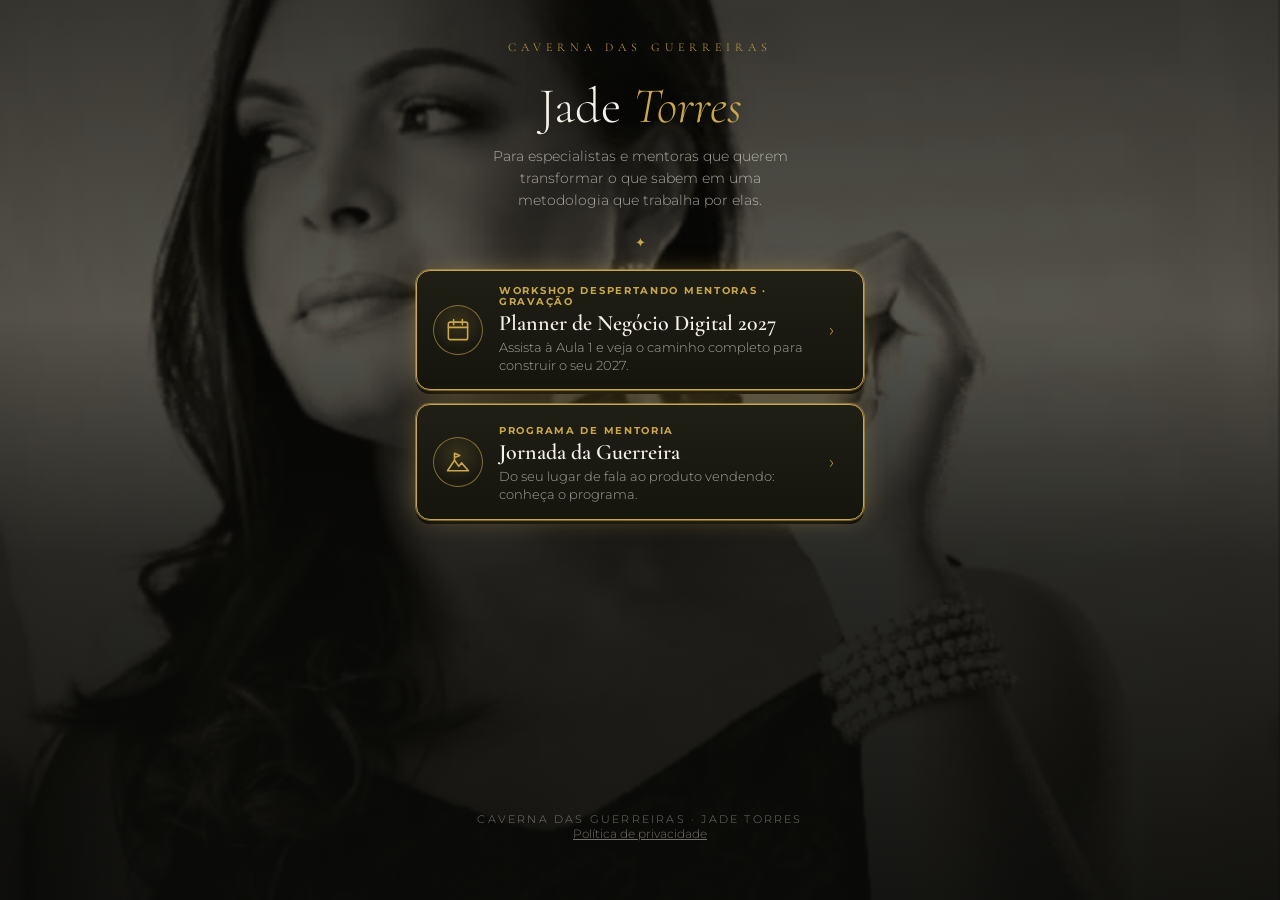
<file: index.html>
<!doctype html>
<html lang="pt-BR">
<head>
<meta charset="utf-8">
<meta name="viewport" content="width=device-width,initial-scale=1">
<title>Jade Torres · Caverna das Guerreiras</title>
<meta name="description" content="Para especialistas e mentoras que querem transformar o que sabem em uma metodologia que trabalha por elas.">
<!-- Meta Pixel · "Pixel - Jade Oficial" (1324461267723336) -->
<script>
!function(f,b,e,v,n,t,s){if(f.fbq)return;n=f.fbq=function(){n.callMethod?n.callMethod.apply(n,arguments):n.queue.push(arguments)};if(!f._fbq)f._fbq=n;n.push=n;n.loaded=!0;n.version='2.0';n.queue=[];t=b.createElement(e);t.async=!0;t.src=v;s=b.getElementsByTagName(e)[0];s.parentNode.insertBefore(t,s)}(window,document,'script','https://connect.facebook.net/en_US/fbevents.js');
fbq('init','1324461267723336');
fbq('track','PageView');
</script>
<noscript><img height="1" width="1" style="display:none" src="https://www.facebook.com/tr?id=1324461267723336&ev=PageView&noscript=1" alt=""></noscript>
<link rel="preconnect" href="https://fonts.googleapis.com">
<link rel="preconnect" href="https://fonts.gstatic.com" crossorigin>
<link href="https://fonts.googleapis.com/css2?family=Cormorant+Garamond:ital,wght@0,300;0,400;0,600;0,700;1,300;1,400;1,600&family=Montserrat:wght@300;400;500;600;700&display=swap" rel="stylesheet">
<style>
:root{--bg-base:#0A0A08;--bg-card:#1A1A12;--bg-card-dark:#222218;--gold:#C9A84C;--gold-light:#E8C96A;--gold-dark:#8B6914;
  --white:#F5F0E8;--white-dim:rgba(245,240,232,.65);--font-display:'Cormorant Garamond',Georgia,serif;--font-body:'Montserrat',sans-serif;color-scheme:dark}
*{box-sizing:border-box}
html,body{margin:0;background:var(--bg-base);color:var(--white);font-family:var(--font-body);font-weight:300}
body{background:radial-gradient(90% 50% at 50% 0%,rgba(201,168,76,.10),transparent 70%),var(--bg-base);min-height:100vh}
.wrap{max-width:480px;margin:0 auto;padding:0 16px 48px;text-align:center}
/* [Jade, 13/10] foto de fundo da página inteira, escurecida; as informações ficam por cima */
.fundo{position:fixed;inset:0;z-index:0;pointer-events:none}
.fundo img{position:absolute;inset:0;width:100%;height:100%;object-fit:cover;object-position:60% 15%;filter:sepia(.3) brightness(.7)}
.fundo::after{content:"";position:absolute;inset:0;background:
  linear-gradient(180deg,rgba(10,10,8,.72) 0%,rgba(10,10,8,.55) 35%,rgba(10,10,8,.82) 62%,rgba(10,10,8,.94) 100%)}
.wrap{position:relative;z-index:1;padding-top:40px;min-height:100svh;display:flex;flex-direction:column}
.wrap>nav{margin-bottom:56px}
.logo{margin-bottom:26px}
.logo{font-family:var(--font-display);font-weight:300;font-size:12px;letter-spacing:.42em;text-transform:uppercase;color:var(--gold)}
.foto-velha{width:108px;height:108px;margin:26px auto 0;border-radius:50%;padding:3px;background:conic-gradient(from 200deg,var(--gold-dark),var(--gold-light),var(--gold),var(--gold-dark))}
.foto span{display:grid;place-items:center;width:100%;height:100%;border-radius:50%;background:var(--bg-card);font-family:var(--font-display);font-size:38px;font-style:italic;color:var(--gold)}
h1{font-family:var(--font-display);font-weight:300;font-size:50px;line-height:1.05;margin:0;text-shadow:0 2px 18px rgba(0,0,0,.6)}
h1 em{color:var(--gold)}
.bio{color:var(--white-dim);font-size:14px;line-height:1.6;margin:12px auto 0;max-width:34ch}
.sep{color:var(--gold);margin:22px 0 20px;font-size:13px}

.links{display:grid;gap:14px;text-align:left}
.link{position:relative;display:grid;grid-template-columns:52px 1fr 18px;gap:14px;align-items:center;text-decoration:none;color:inherit;
  background:linear-gradient(180deg,#201f16,#15140d);border:1px solid rgba(201,168,76,.28);border-radius:14px;padding:14px 16px;
  box-shadow:inset 0 1px 0 rgba(245,240,232,.06),0 4px 0 #050504,0 10px 20px -10px rgba(0,0,0,.8);transition:transform .12s,border-color .2s,box-shadow .2s}
.link:active{transform:translateY(3px);box-shadow:inset 0 1px 0 rgba(245,240,232,.06),0 1px 0 #050504}
@media (hover:hover){.link:hover{border-color:rgba(201,168,76,.6)}}
.ic{width:50px;height:50px;border-radius:50%;display:grid;place-items:center;border:1.5px solid rgba(201,168,76,.6);background:radial-gradient(circle at 50% 35%,rgba(201,168,76,.16),transparent 70%)}
.ic svg{width:28px;height:28px;fill:none;stroke:var(--gold);stroke-width:1.8;stroke-linecap:round;stroke-linejoin:round}
.tag{display:inline-block;font-size:9.5px;font-weight:700;letter-spacing:.18em;text-transform:uppercase;color:var(--gold);margin-bottom:4px}
.tit{display:block;font-family:var(--font-display);font-weight:600;font-size:22px;line-height:1.1}
.sub{display:block;color:var(--white-dim);font-size:12.5px;line-height:1.45;margin-top:4px}
.seta{color:var(--gold);font-size:18px}
/* destaque: o link principal com o raio de luz passando */
.link.top{border-color:var(--gold);overflow:hidden;box-shadow:0 0 0 1px rgba(201,168,76,.5),0 0 26px -6px rgba(201,168,76,.55),0 4px 0 #050504}
.link.top::after{content:"";position:absolute;top:0;bottom:0;left:-70%;width:45%;background:linear-gradient(100deg,transparent,rgba(232,201,106,.18),transparent);animation:raio 3.6s ease-in-out infinite;pointer-events:none}
@keyframes raio{0%{left:-70%}45%,100%{left:130%}}
@media (prefers-reduced-motion:reduce){.link.top::after{animation:none}}

.rodape{margin-top:auto;padding-top:24px;font-size:11px;letter-spacing:.2em;text-transform:uppercase;color:rgba(245,240,232,.45)}
.rodape a{color:rgba(245,240,232,.45);letter-spacing:0;text-transform:none;font-size:12px}

</style>
</head>
<body>
  <div class="fundo" aria-hidden="true"><img src="jade-fundo.jpg" alt=""></div>
<main class="wrap">
  <div class="logo">Caverna das Guerreiras</div>
  <h1>Jade <em>Torres</em></h1>
  <p class="bio">Para especialistas e mentoras que querem transformar o que sabem em uma metodologia que trabalha por elas.</p>
  <div class="sep">✦</div>

  <nav class="links">
    <!-- 04/11: Raio-X guardado (a Jade tirou da bio por enquanto); para voltar, é só tirar este comentário
    <a class="link top" href="https://jadettorress-caverna.github.io/raioxcaverna/workshop/">
      <span class="ic"><svg viewBox="0 0 32 32"><rect x="5" y="5" width="22" height="22" rx="3"/><path d="M5 16h22" stroke-dasharray="2 3"/><path d="M11 11h4M11 21h10"/></svg></span>
      <span><span class="tag">Gratuito</span><span class="tit">Raio-X da Metodologia</span><span class="sub">Descubra as pontas soltas da sua metodologia e receba o seu plano de ação.</span></span>
      <span class="seta">›</span>
    </a>
    -->
    <!-- 22/11: botão do workshop ao vivo guardado (trocado pela página do Planner 2027); para voltar, é só tirar este comentário
    <a class="link top" href="/despertandomentoras/">
      <span class="ic"><svg viewBox="0 0 32 32"><rect x="5" y="7" width="22" height="20" rx="2"/><path d="M5 13h22M11 4v6M21 4v6"/></svg></span>
      <span><span class="tag">Workshop online · 21/11</span><span class="tit">Despertando Mentoras</span><span class="sub">Em apenas um sábado, tire o seu projeto digital da bagunça de ideias.</span></span>
      <span class="seta">›</span>
    </a>
    -->
    <a class="link top" href="/planner2027/">
      <span class="ic"><svg viewBox="0 0 32 32"><rect x="5" y="7" width="22" height="20" rx="2"/><path d="M5 13h22M11 4v6M21 4v6"/></svg></span>
      <span><span class="tag">Workshop Despertando Mentoras · gravação</span><span class="tit">Planner de Negócio Digital 2027</span><span class="sub">Assista à Aula 1 e veja o caminho completo para construir o seu 2027.</span></span>
      <span class="seta">›</span>
    </a>
    <a class="link top" href="/propostajg/">
      <span class="ic"><svg viewBox="0 0 32 32"><path d="M4 26l8-12 5 7 3-4 8 9z"/><path d="M12 14V6l6 2.5-6 2.5"/></svg></span>
      <span><span class="tag">Programa de mentoria</span><span class="tit">Jornada da Guerreira</span><span class="sub">Do seu lugar de fala ao produto vendendo: conheça o programa.</span></span>
      <span class="seta">›</span>
    </a>
  </nav>

  <p class="rodape">Caverna das Guerreiras · Jade Torres<br><a href="https://jadettorress-caverna.github.io/politicadeprivacidade/" target="_blank" rel="noopener">Política de privacidade</a></p>
</main>
</body>
</html>
</file>
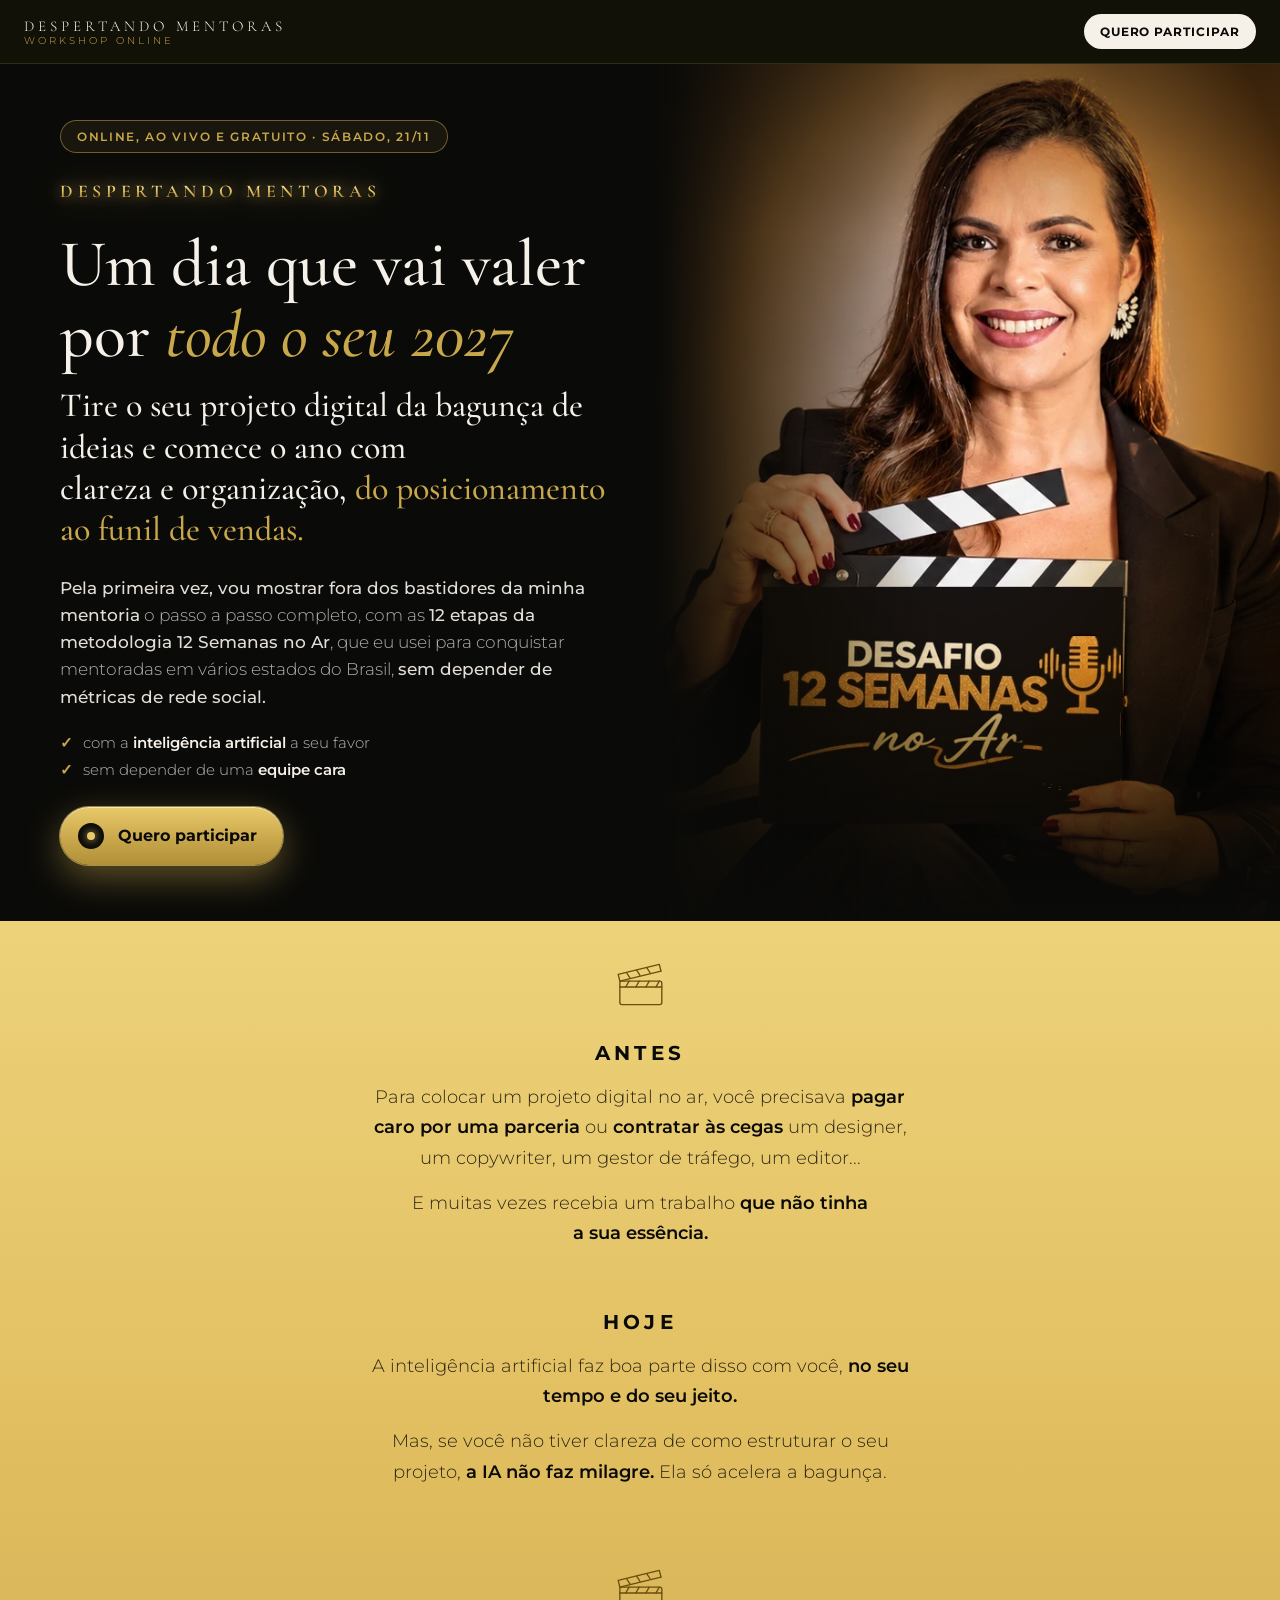
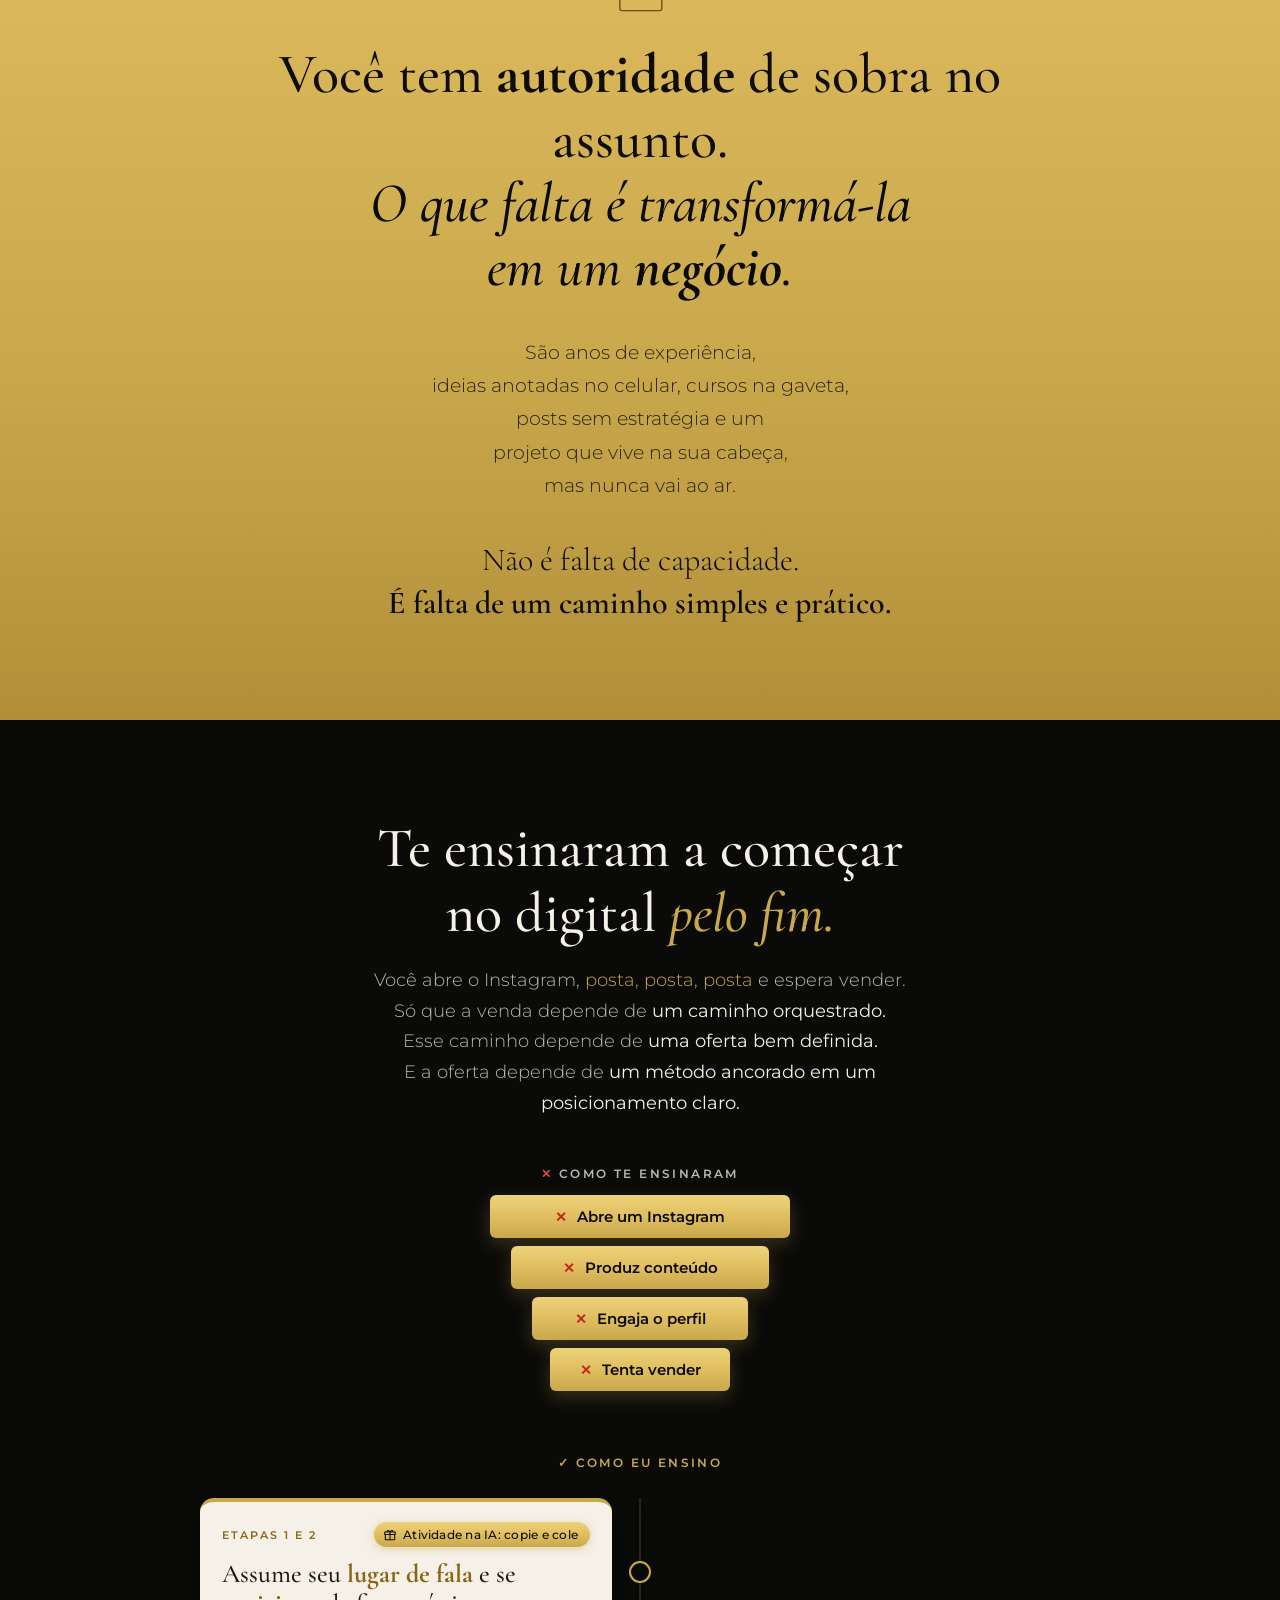
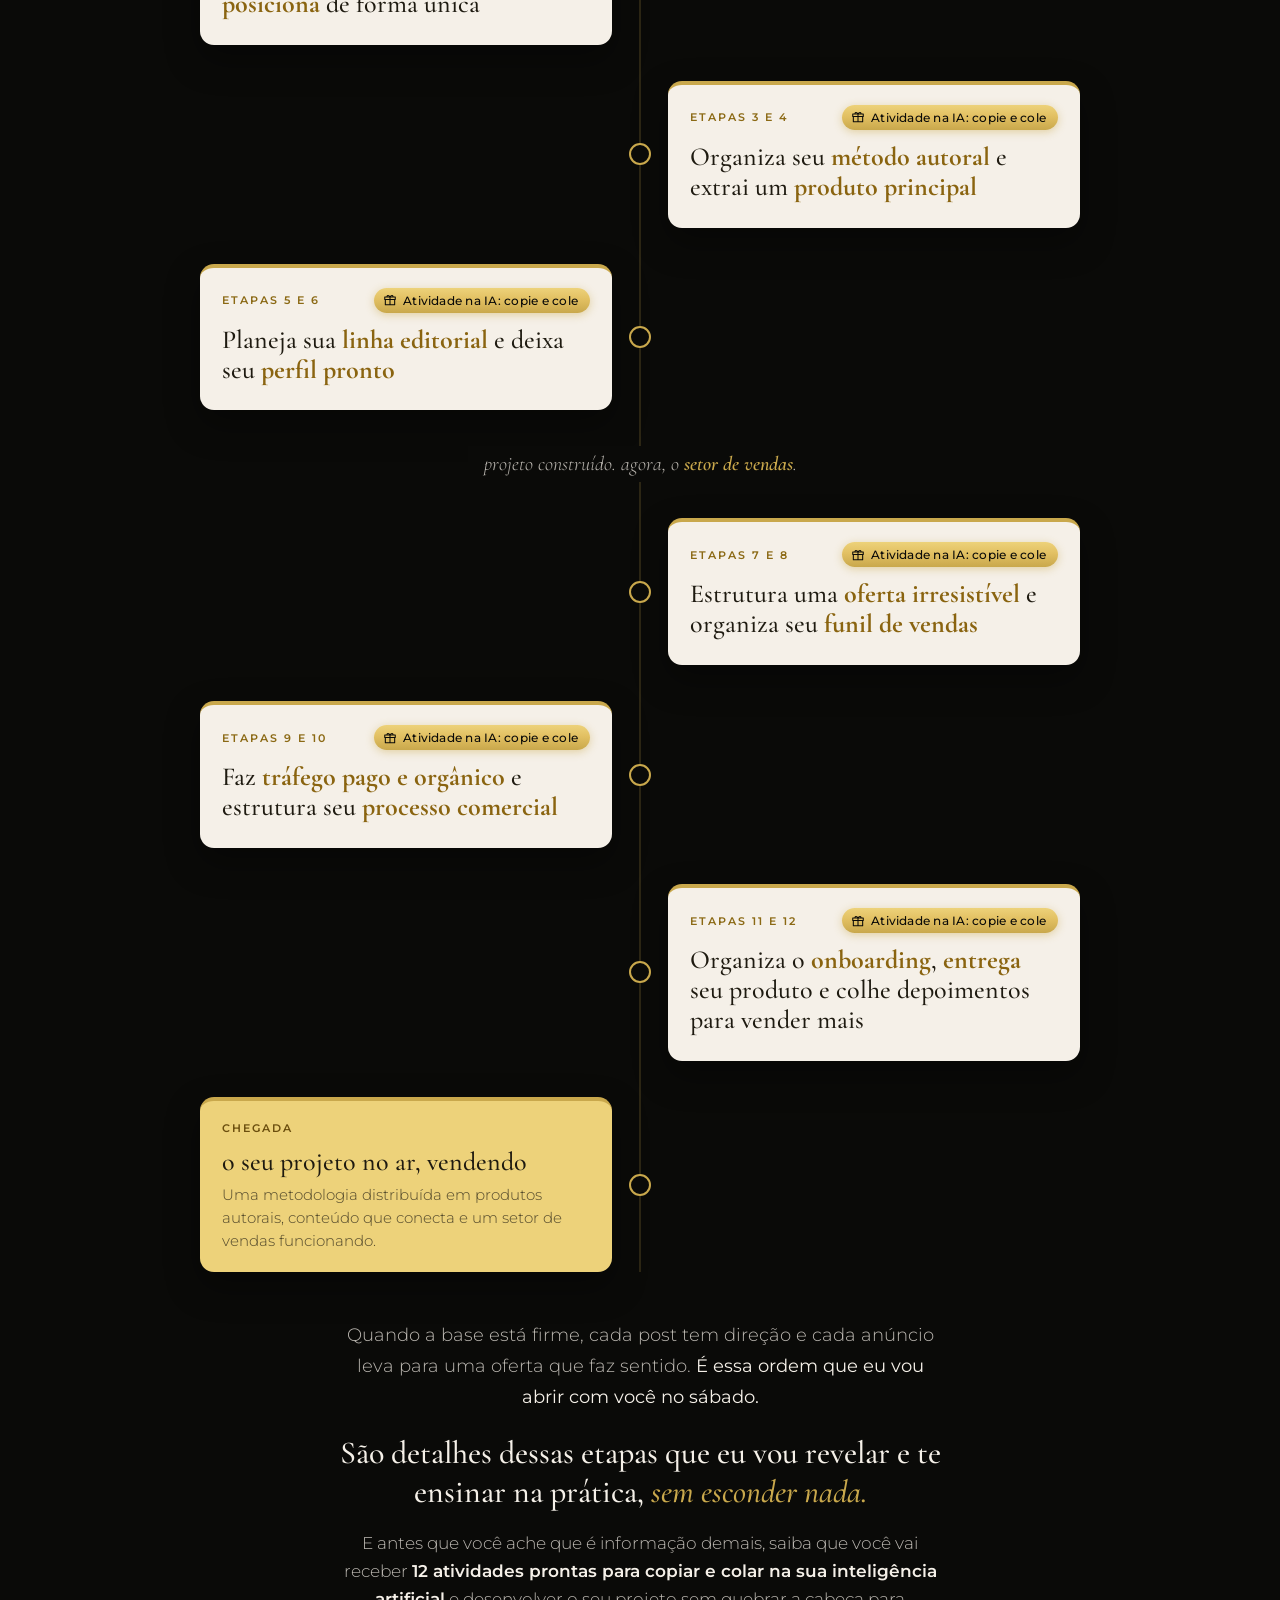
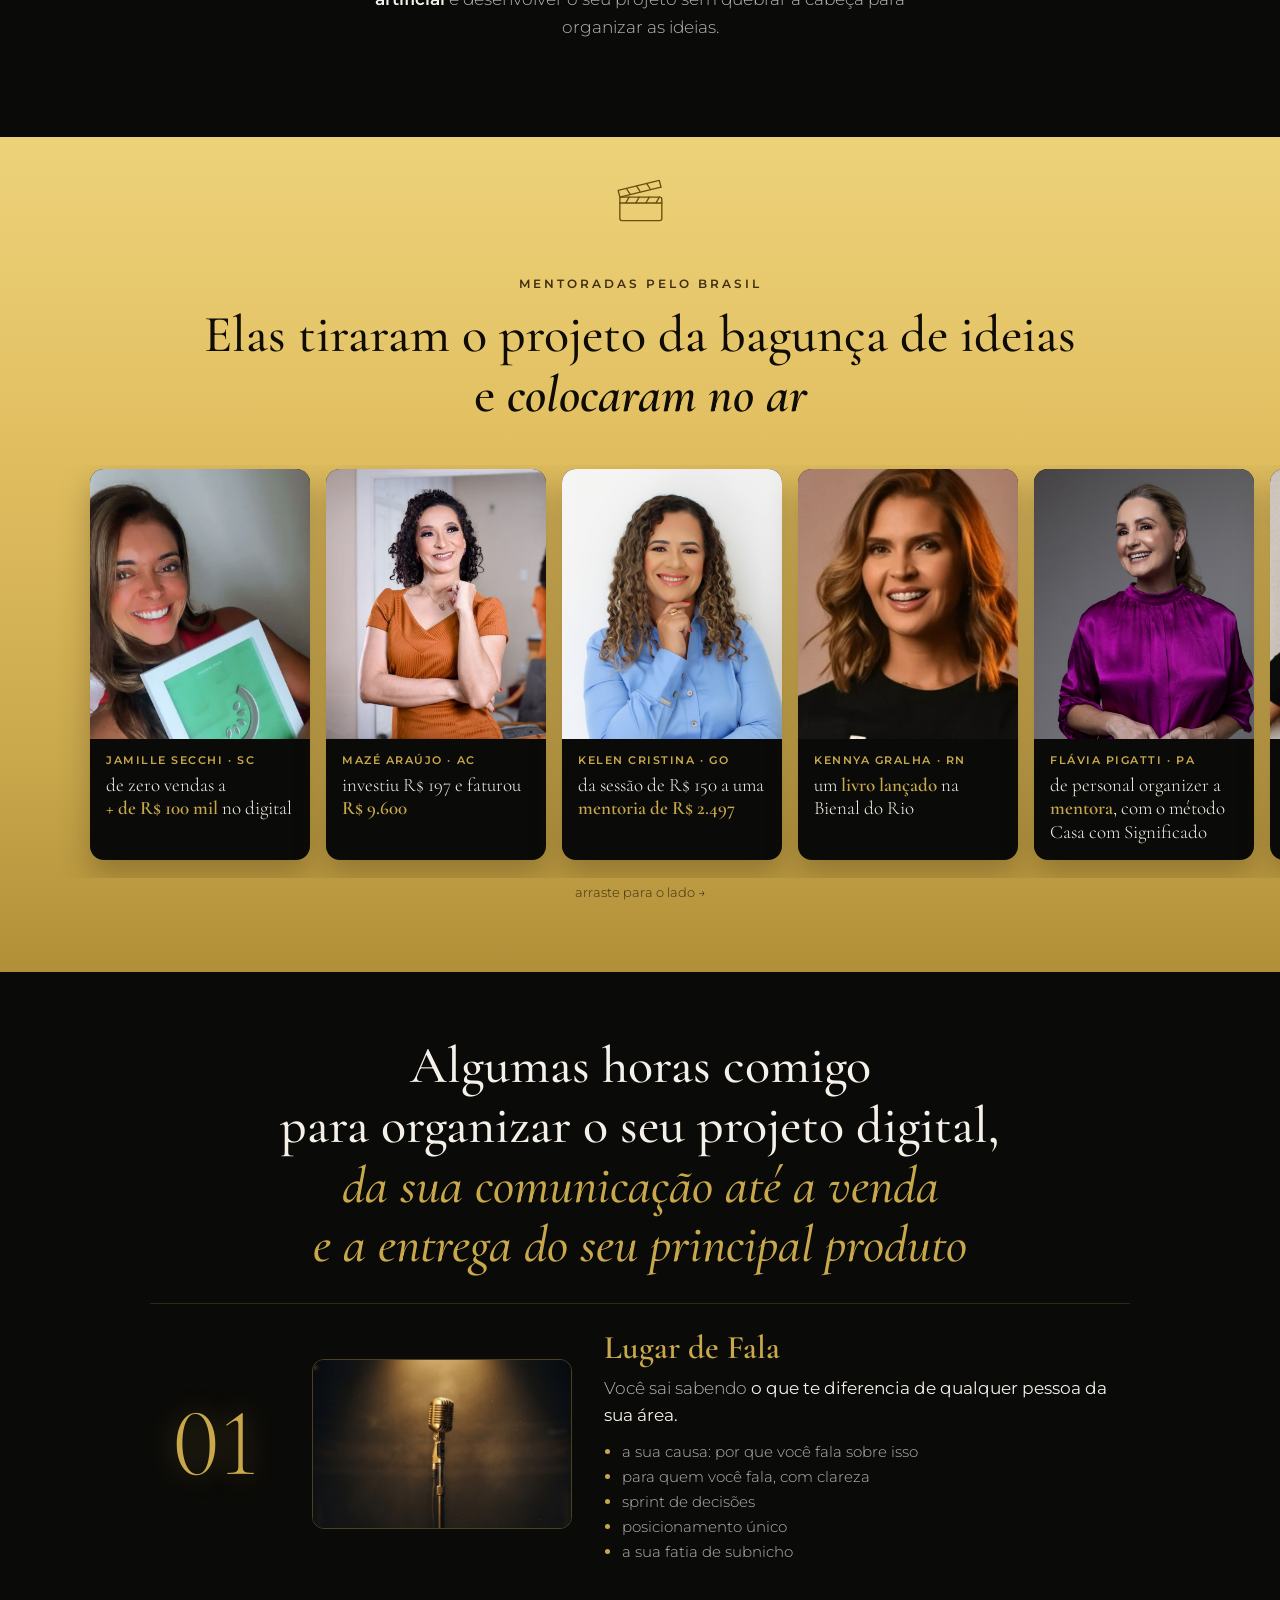
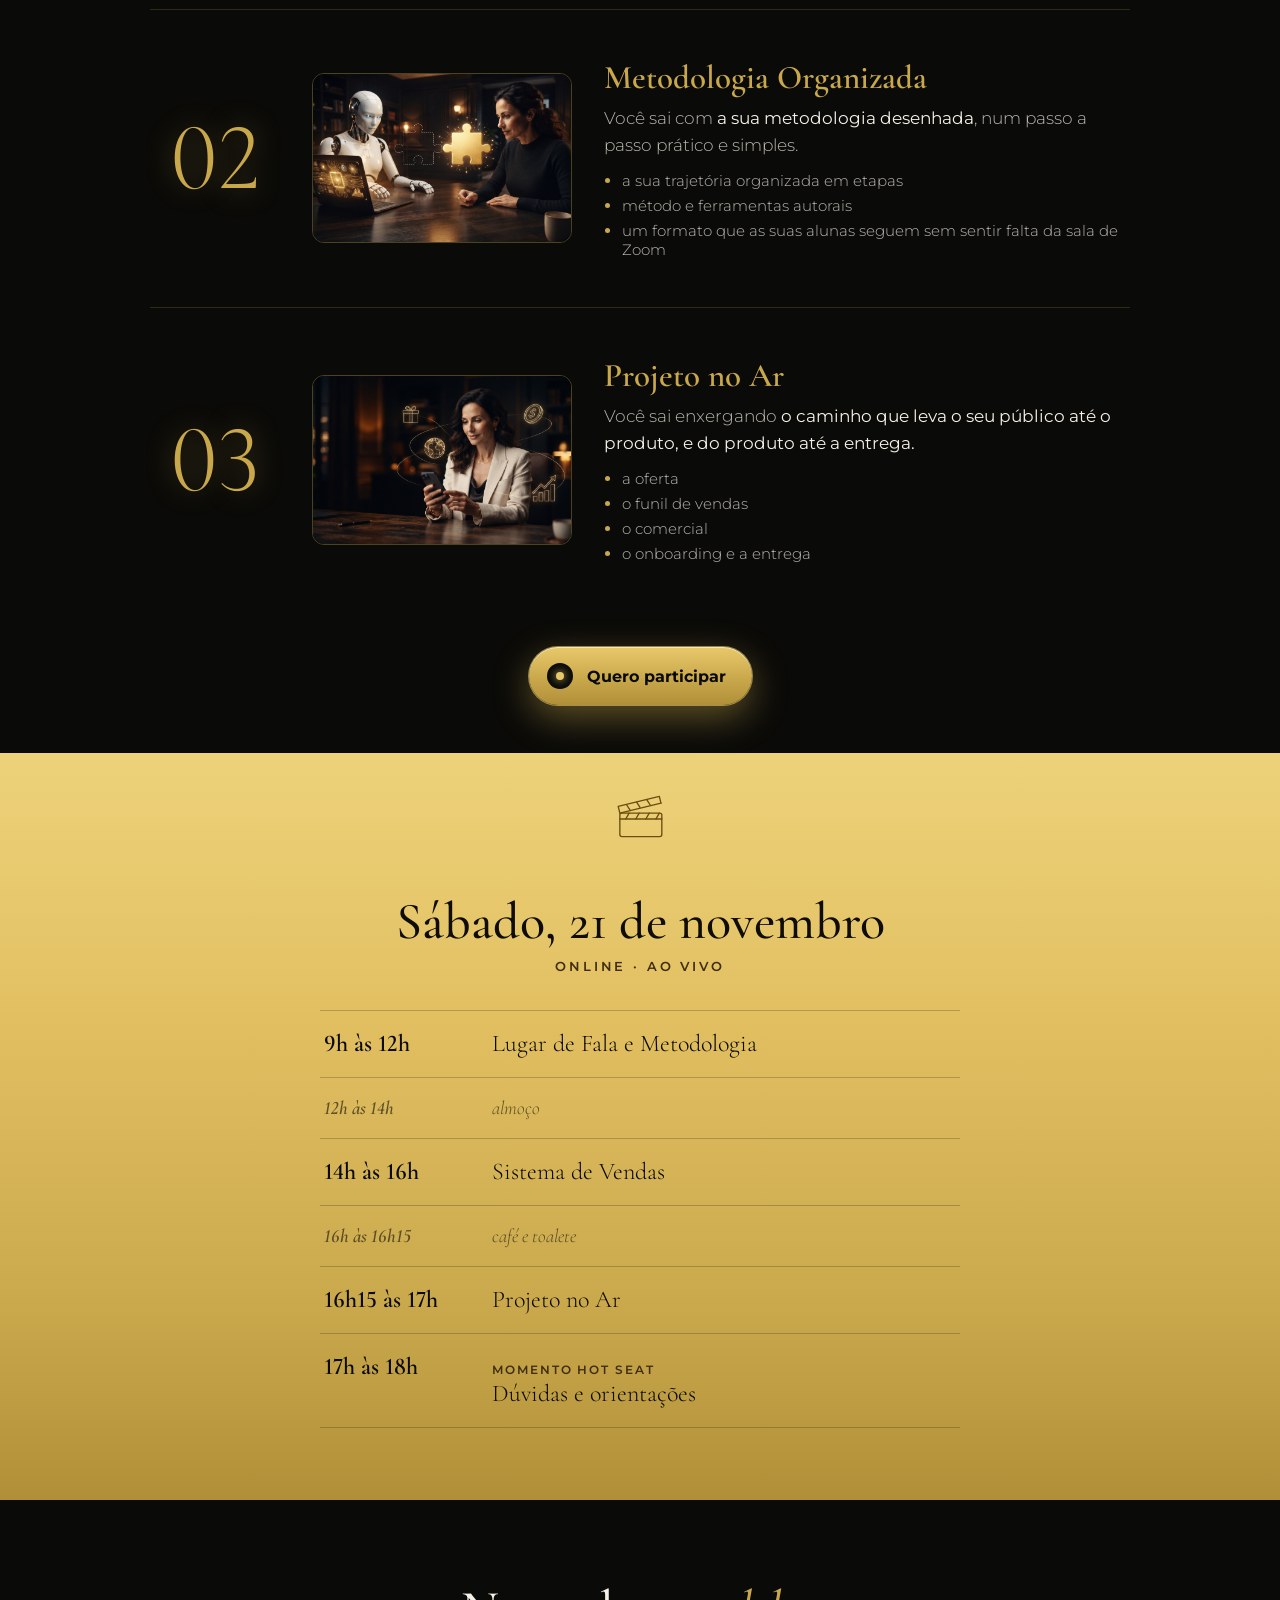
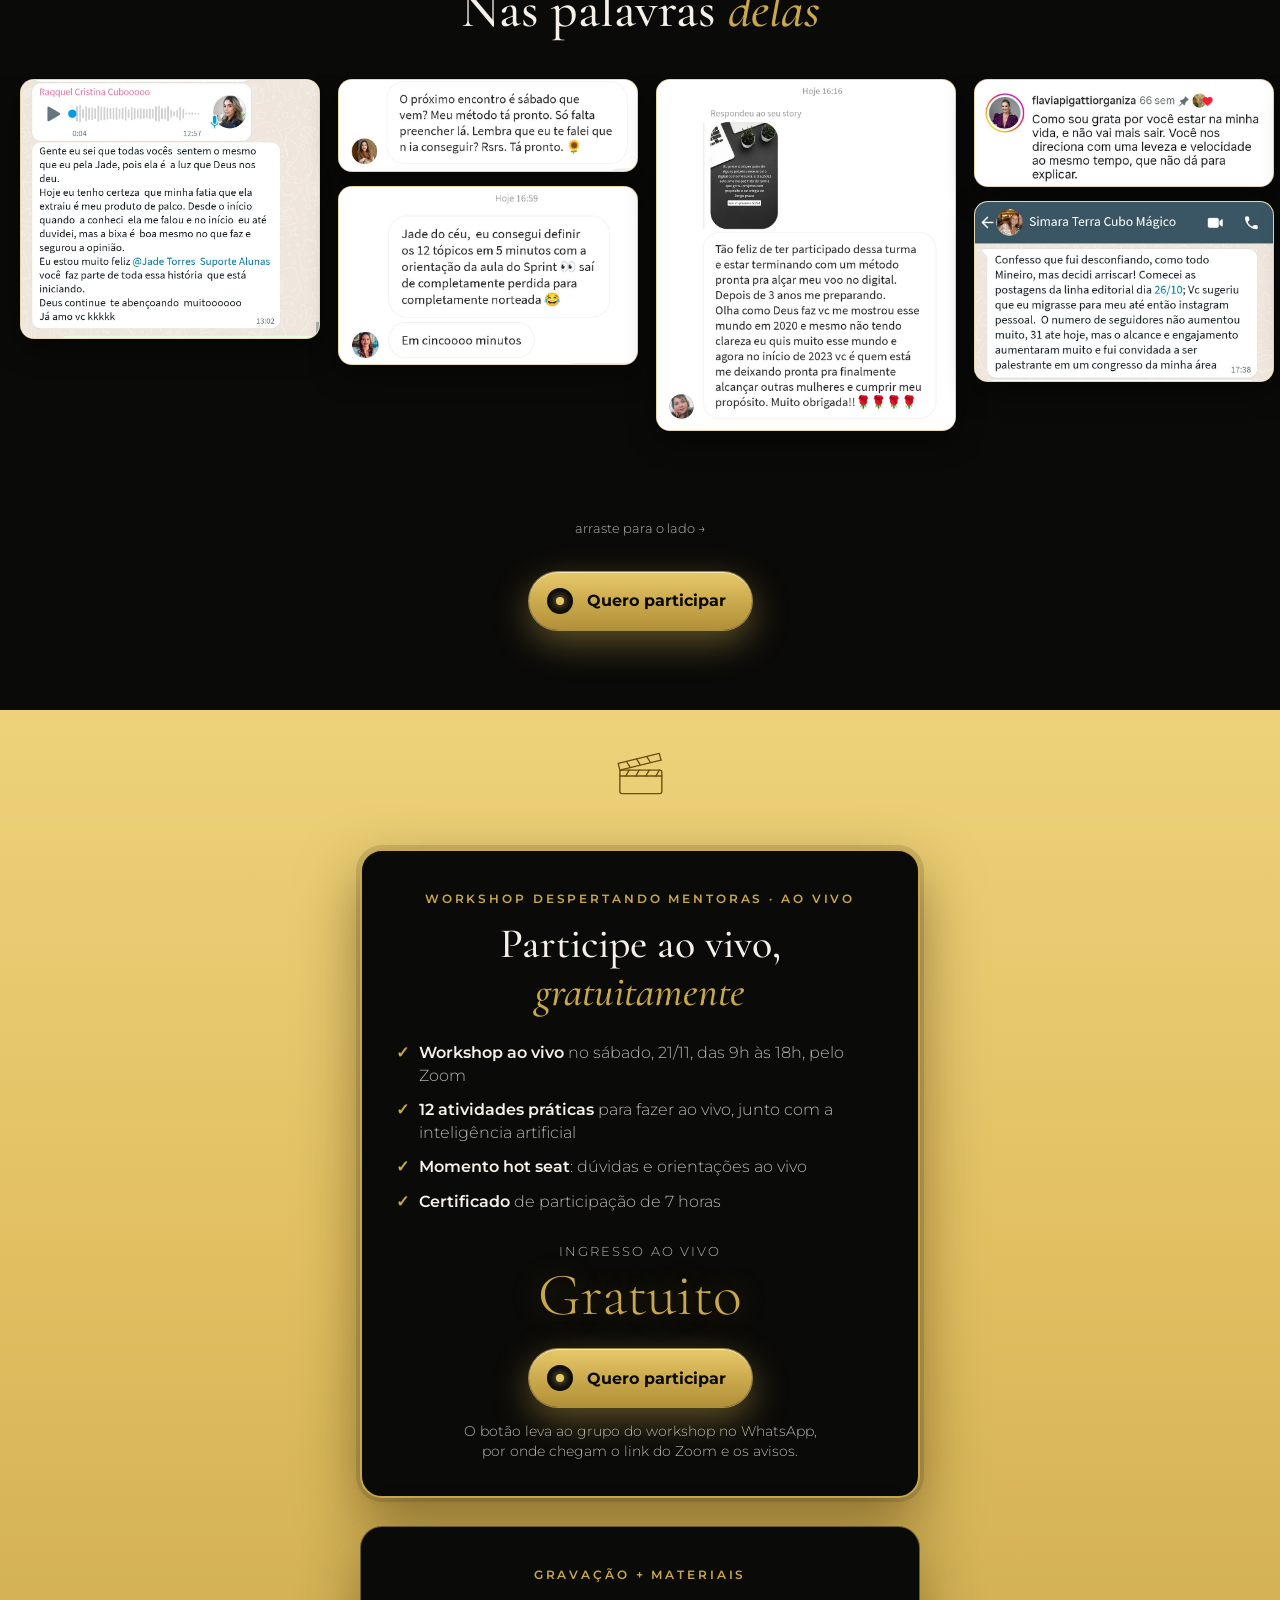
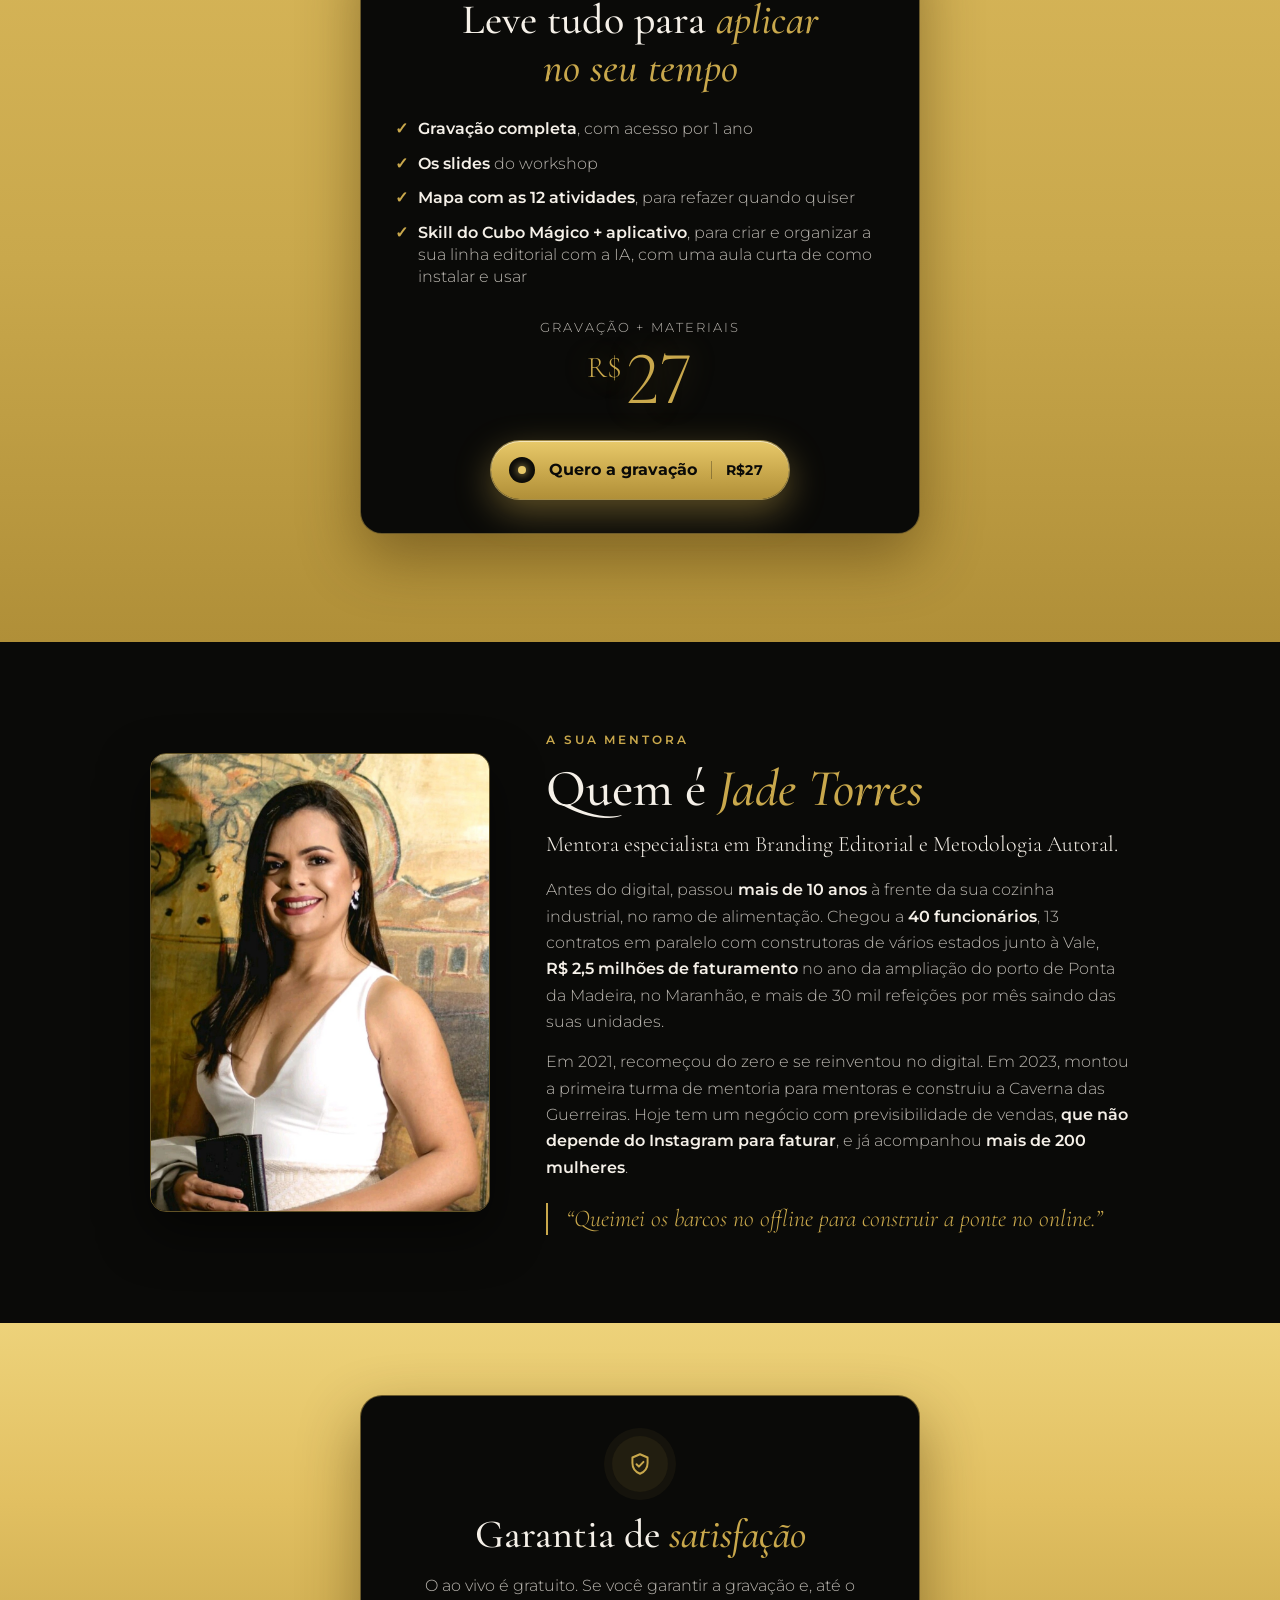
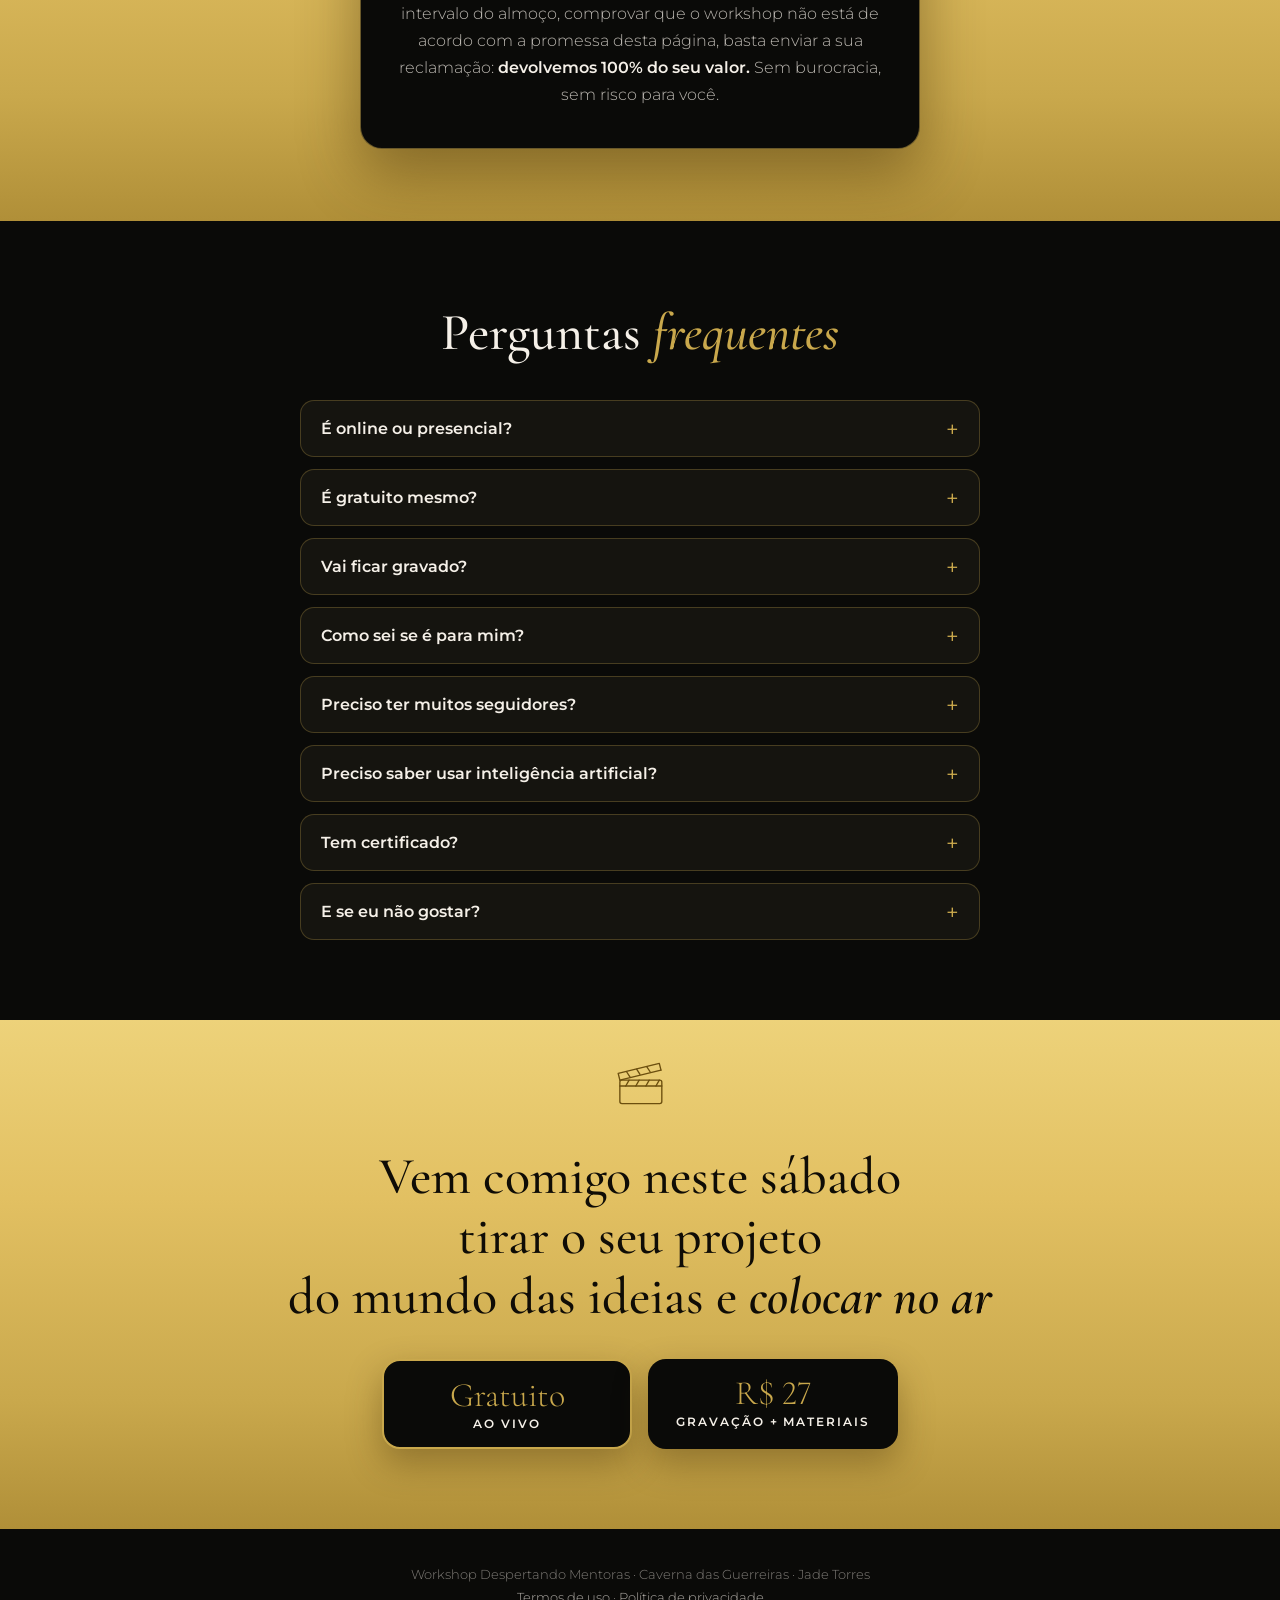
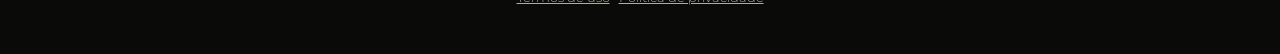
<file: despertandomentoras/index.html>
<!doctype html>
<html lang="pt-BR">
<head>
<meta charset="utf-8">
<meta name="viewport" content="width=device-width, initial-scale=1">
<title>Despertando Mentoras · Workshop gratuito com Jade Torres</title>
<meta name="description" content="Um dia que vai valer por todo o seu 2027. Workshop online, ao vivo e gratuito, no sábado, 21 de novembro, para tirar o seu projeto digital da bagunça de ideias.">
<link rel="preconnect" href="https://fonts.googleapis.com">
<link rel="preconnect" href="https://fonts.gstatic.com" crossorigin>
<link href="https://fonts.googleapis.com/css2?family=Cormorant+Garamond:ital,wght@0,300;0,400;0,500;0,600;0,700;1,300;1,400;1,500;1,600&family=Montserrat:wght@300;400;600;700&display=swap" rel="stylesheet">
<style>
/* Versão 2 do rascunho: topo com a foto da Jade, sombra suave na foto e botão com brilho (inspiração na página da Diandra, visual da Caverna). */
:root {
  --bg-base: #0A0A08;
  --bg-2: #111108;
  --gold: #C9A84C;
  --gold-light: #E8C96A;
  --gold-dark: #8B6914;
  --white: #F5F0E8;
  --white-dim: rgba(245,240,232,0.75);
  --font-display: 'Cormorant Garamond', Georgia, serif;
  --font-body: 'Montserrat', 'Segoe UI', sans-serif;
}
* { box-sizing: border-box; }
body { margin: 0; background: var(--bg-base); color: var(--white); font-family: var(--font-body); font-weight: 300; }
.aviso-rascunho { text-align: center; font-size: 12px; letter-spacing: .12em; text-transform: uppercase; color: var(--bg-base); background: var(--gold); padding: 6px 16px; font-weight: 600; }

/* Barra do topo */
.barra { display: flex; justify-content: space-between; align-items: center; gap: 12px; padding: 14px 24px; border-bottom: 1px solid rgba(201,168,76,0.18); background: var(--bg-2); }
.marca { font-family: var(--font-display); font-size: 15px; letter-spacing: 4px; text-transform: uppercase; line-height: 1.2; }
.marca small { display: block; font-family: var(--font-body); font-size: 10px; letter-spacing: 3px; color: var(--gold); }
.barra-btn { font-size: 12px; font-weight: 700; letter-spacing: .08em; text-transform: uppercase; color: var(--bg-base); background: var(--white); text-decoration: none; padding: 10px 16px; border-radius: 999px; white-space: nowrap; }

/* Topo com foto */
.topo { display: grid; grid-template-columns: 1.05fr 1fr; min-height: 640px; }
.texto { padding: 56px 40px 56px max(24px, calc((100vw - 1160px) / 2)); display: flex; flex-direction: column; justify-content: center; align-items: flex-start; }
.badge { display: inline-block; border: 1px solid rgba(201,168,76,0.5); background: rgba(201,168,76,0.08); color: var(--gold);
  font-size: 12px; font-weight: 600; letter-spacing: .14em; text-transform: uppercase; padding: 8px 16px; border-radius: 999px; margin-bottom: 22px; }
.slogan { font-family: var(--font-display); font-style: italic; color: var(--gold); font-size: 22px; margin: 0 0 8px; }
h1 { font-family: var(--font-display); font-weight: 400; font-size: clamp(36px, 4.6vw, 58px); line-height: 1.08; margin: 0 0 14px; }
h1 em { font-style: italic; color: var(--gold); }
.complemento { font-family: var(--font-display); font-size: clamp(22px, 2.4vw, 28px); line-height: 1.3; margin: 0 0 22px; }
.complemento b { font-weight: 600; color: var(--gold); }
.sub { font-size: 17px; line-height: 1.65; color: var(--white-dim); margin: 0 0 22px; max-width: 560px; }
.sub strong { color: var(--white); font-weight: 400; }
.checks { list-style: none; margin: 0 0 28px; padding: 0; display: flex; flex-direction: column; gap: 8px; font-size: 15px; color: var(--white-dim); }
.checks li::before { content: "✓"; color: var(--gold); font-weight: 700; margin-right: 10px; }
.checks b { color: var(--white); font-weight: 600; }

/* Botão com brilho */
.cta { position: relative; display: inline-flex; align-items: center; gap: 14px; text-decoration: none; color: var(--bg-base);
  background: linear-gradient(180deg, var(--gold-light) 0%, var(--gold) 55%, #B08F38 100%);
  padding: 16px 26px 16px 18px; border-radius: 999px; font-weight: 700; font-size: 16px;
  box-shadow: 0 0 0 1px rgba(232,201,106,.6), 0 12px 36px rgba(201,168,76,.45), inset 0 1px 0 rgba(255,255,255,.55);
  overflow: hidden; transition: transform .15s, box-shadow .15s; }
.cta::after { content: ""; position: absolute; top: 0; left: -60%; width: 40%; height: 100%;
  background: linear-gradient(100deg, transparent, rgba(255,255,255,.55), transparent); animation: brilho 3.2s ease-in-out infinite; }
@keyframes brilho { 0%, 55% { left: -60%; } 100% { left: 130%; } }
.cta:hover { transform: translateY(-2px); box-shadow: 0 0 0 1px rgba(232,201,106,.8), 0 16px 44px rgba(201,168,76,.6), inset 0 1px 0 rgba(255,255,255,.55); }
.cta:focus-visible { outline: 2px solid var(--white); outline-offset: 4px; }
.cta .ponto { width: 26px; height: 26px; border-radius: 50%; background: var(--bg-base); display: grid; place-items: center; flex: none; }
.cta .ponto::before { content: ""; width: 8px; height: 8px; border-radius: 50%; background: var(--gold-light); box-shadow: 0 0 8px var(--gold-light); }
.cta .preco { border-left: 1px solid rgba(10,10,8,.3); padding-left: 14px; font-size: 14px; letter-spacing: .02em; }
.info { margin-top: 16px; font-size: 14px; color: var(--white-dim); }

/* Foto com sombra que se mistura ao fundo */
.foto { position: relative; overflow: hidden; }
.foto img { width: 100%; height: 100%; object-fit: cover; object-position: 50% 25%; display: block; }
.foto::after { content: ""; position: absolute; inset: 0; pointer-events: none;
  background:
    linear-gradient(90deg, var(--bg-base) 0%, rgba(10,10,8,.55) 18%, rgba(10,10,8,0) 45%),
    linear-gradient(0deg, var(--bg-base) 0%, rgba(10,10,8,0) 30%),
    linear-gradient(180deg, rgba(10,10,8,.35) 0%, rgba(10,10,8,0) 20%); }
.trocar { position: absolute; right: 14px; bottom: 14px; z-index: 2; display: flex; gap: 6px; }
.trocar button { font: inherit; font-size: 12px; font-weight: 600; color: var(--white); background: rgba(10,10,8,.7); border: 1px solid var(--gold); border-radius: 999px; padding: 6px 12px; cursor: pointer; }
.trocar button.ativo { background: var(--gold); color: var(--bg-base); }
.trocar button:focus-visible { outline: 2px solid var(--white); outline-offset: 2px; }

/* Cenário: antes e hoje (como o bloco de cenário da Diandra, logo depois do topo) */
.cenario { background: var(--bg-2); padding: 110px 20px; border-top: 1px solid rgba(201,168,76,0.18); }
.cenario .col { max-width: 560px; margin: 0 auto; display: flex; flex-direction: column; gap: 56px; }
.cenario p { margin: 0; font-size: 18px; line-height: 1.7; color: var(--white-dim); }
.cenario .grupo { display: flex; flex-direction: column; gap: 14px; }
.cenario p b { color: var(--white); font-weight: 400; }
.cenario .marco { display: block; font-size: 20px; letter-spacing: .22em; text-transform: uppercase; color: var(--gold); font-weight: 700; margin-bottom: 12px; }
.cenario .forte { font-family: var(--font-display); font-size: clamp(28px, 4.4vw, 40px); line-height: 1.2; color: var(--white); font-weight: 400; }
.cenario .forte em { font-style: italic; color: var(--gold); }
/* O problema */
.problema { background: var(--bg-2); border-top: 1px solid rgba(201,168,76,0.18); padding: 96px 20px; text-align: center; }
.problema .label { font-size: 11px; letter-spacing: .25em; text-transform: uppercase; color: var(--gold); margin: 0 0 18px; font-weight: 600; }
.problema h2 { font-family: var(--font-display); font-weight: 300; font-size: clamp(32px, 5vw, 50px); line-height: 1.15; margin: 0 auto 36px; max-width: 760px; }
.problema h2 em { font-style: italic; color: var(--gold); }
.problema h2 strong { font-weight: 700; }
.problema .lista { font-size: 19px; line-height: 1.75; color: var(--white-dim); margin: 0 auto 36px; max-width: 470px; }
.problema .lista span { display: inline-block; white-space: nowrap; }
.problema .virada { font-family: var(--font-display); font-size: clamp(24px, 3.4vw, 32px); line-height: 1.35; margin: 0; }
.problema .virada b { color: var(--gold); font-weight: 600; }
/* Teste de fundo do problema: escuro, amarelo ou bege (a letra muda junto) */
.problema { position: relative; transition: background .3s, color .3s; }
.problema.amarelo { background: var(--amarelo, #E8C96A); color: #1E1A10; border-top-color: #C9A84C; }
.problema.amarelo { --destaque: #5C1A1A; }
.problema.amarelo h2 em, .problema.amarelo .virada b, .problema.amarelo .label { color: var(--destaque); }
.teste-destaque { display: none; }
.problema.amarelo .teste-destaque { display: flex; }
.problema.amarelo .lista { color: rgba(15,12,6,.85); }
.problema.amarelo { color: #0F0C06; }
.problema.bege { background: #EFE4D2; color: #2A2116; border-top-color: #D9C7A8; }
.problema.bege h2 em, .problema.bege .virada b, .problema.bege .label { color: #8B6914; }
.problema.bege .lista { color: rgba(42,33,22,.78); }
.testes { position: absolute; top: 16px; right: 16px; display: flex; flex-direction: column; align-items: flex-end; gap: 6px; }
.teste-fundo, .teste-destaque { display: flex; gap: 6px; align-items: center; }
.teste-destaque span { font-size: 11px; color: rgba(30,26,16,.7); }
.teste-fundo button, .teste-destaque button { font: inherit; font-size: 12px; font-weight: 600; border-radius: 999px; padding: 6px 12px; cursor: pointer; border: 1px solid #C9A84C; background: rgba(10,10,8,.7); color: #F5F0E8; }
.teste-fundo button.ativo, .teste-destaque button.ativo { background: #C9A84C; color: #0A0A08; }
.teste-fundo button:focus-visible { outline: 2px solid #5C1A1A; outline-offset: 2px; }
@media (max-width: 600px) { .testes { position: static; align-items: center; margin-bottom: 24px; } }
/* Bloco amarelo longo: "antes e hoje" + "Você tem autoridade", na mesma cor (como o bloco do cenário da Diandra) */
.bloco-amarelo { background: var(--amarelo); color: #0F0C06; }
.bloco-amarelo .cenario, .bloco-amarelo .problema { background: transparent; border-top: 0; }
.bloco-amarelo .cenario { padding-bottom: 40px; }
.bloco-amarelo .problema { padding-top: 40px; }
.bloco-amarelo .cenario p { color: rgba(15,12,6,.85); }
.bloco-amarelo .cenario p b { color: #0A0A08; font-weight: 600; }
.bloco-amarelo .cenario .marco { color: #0A0A08; }
.bloco-amarelo .cenario .forte { color: #0A0A08; }
.bloco-amarelo .cenario .forte em { color: #0A0A08; font-weight: 600; }
/* Teste da abertura do bloco amarelo: com aspa ou só aproximar */
.aspa { display: none; font-family: var(--font-display); font-size: 140px; line-height: .6; color: #6B4E0E; height: 56px; margin-bottom: -44px; }
.cenario.com-aspa .aspa { display: block; }
.claquete { width: 54px; height: 47px; color: #6B4E0E; display: block; margin-bottom: -28px; }
.cenario.centro .claquete { margin-left: auto; margin-right: auto; }
.claquete-sep { margin: 0 auto 28px; }
.cenario.com-aspa { padding-top: 40px; }
.cenario.proximo { padding-top: 56px; }
.cenario.centro .col { text-align: center; align-items: center; }

.cenario { position: relative; }
.teste-aspa { position: absolute; top: 12px; right: 12px; display: flex; gap: 6px; flex-wrap: wrap; }
.teste-aspa button { font: inherit; font-size: 12px; font-weight: 600; border-radius: 999px; padding: 6px 12px; cursor: pointer; border: 1px solid #0A0A08; background: transparent; color: #0A0A08; }
.teste-aspa button.ativo { background: #0A0A08; color: #F5F0E8; }
/* Mecanismo: a ordem errada x a ordem das 12 Semanas no Ar (inspirado no "mecanismo" da Diandra + jornada da proposta do programa) */
.mecanismo { background: var(--bg-base); padding: 96px 20px; text-align: center; }
.mecanismo .col { max-width: 880px; margin: 0 auto; }
.mecanismo h2 { font-family: var(--font-display); font-weight: 400; font-size: clamp(32px, 5vw, 50px); line-height: 1.15; margin: 0 auto 20px; max-width: 720px; }
.mecanismo h2 em { font-style: italic; color: var(--gold); }
.mecanismo .lead { font-size: 18px; line-height: 1.7; color: var(--white-dim); max-width: 600px; margin: 0 auto 48px; }
.mecanismo .lead b { color: var(--white); font-weight: 400; }
.ordens { max-width: 440px; margin: 0 auto; text-align: center; }
.ordem .cab { font-size: 12px; letter-spacing: .2em; text-transform: uppercase; font-weight: 600; margin-bottom: 14px; color: var(--white-dim); }
.ordem .cab.certa { color: var(--gold); }
.barras { display: flex; flex-direction: column; gap: 8px; align-items: center; }
.barra-o { border-radius: 6px; padding: 12px 14px; font-size: 15px; font-weight: 500; }
.errada .barra-o { background: rgba(201,168,76,.07); color: var(--gold); border: 1px dashed rgba(201,168,76,.45); display: flex; align-items: center; justify-content: center; gap: 10px;
  opacity: 0; transform: translateY(-42px); transition: opacity .5s ease, transform .7s cubic-bezier(.34,1.56,.64,1); }
.errada .barra-o::before { content: "✕"; color: #E0483E; font-weight: 700; font-size: 14px; }
.errada.visivel .barra-o { opacity: 1; transform: none; }
.errada.visivel .barra-o:nth-child(2) { transition-delay: .5s; } .errada.visivel .barra-o:nth-child(3) { transition-delay: 1s; } .errada.visivel .barra-o:nth-child(4) { transition-delay: 1.5s; }
.cab .x-verm { color: #E0483E; font-weight: 700; }
.errada.amarelo .barra-o { background: linear-gradient(180deg, #EDD27A 0%, #E2C062 45%, #C9A84C 100%); color: #0A0A08; border: 0; font-weight: 600; box-shadow: 0 6px 18px rgba(201,168,76,.25); }
.errada.amarelo .barra-o::before { color: #C0261C; }
@media (prefers-reduced-motion: reduce) { .errada .barra-o { opacity: 1; transform: none; transition: none; } }
.errada .barras { max-width: 300px; margin: 0 auto; }
.errada .barra-o:nth-child(1) { width: 100%; } .errada .barra-o:nth-child(2) { width: 86%; } .errada .barra-o:nth-child(3) { width: 72%; } .errada .barra-o:nth-child(4) { width: 60%; }
.mecanismo .ouro { color: var(--gold); }
.certa-l .barra-o { width: 100%; color: #F5F0E8; text-align: left; display: flex; flex-direction: column; gap: 2px; }
.certa-l .barra-o small { font-size: 11px; letter-spacing: .14em; text-transform: uppercase; opacity: .75; font-weight: 600; }
.certa-l .az { background: linear-gradient(90deg, #1F3A5F, #2C5282); }
.certa-l .vm { background: linear-gradient(90deg, #6B1A1A, #8E2424); }
.certa-l .virada-o { font-family: var(--font-display); font-style: italic; color: var(--gold); font-size: 19px; padding: 4px 0; }
/* Linha do tempo das 12 etapas (desenho da proposta do programa, nas cores do workshop) */
.ensino-cab { margin: 64px 0 28px; font-size: 12px; letter-spacing: .2em; text-transform: uppercase; font-weight: 600; color: var(--gold); }
.trilha-linha { position: relative; max-width: 900px; margin: 0 auto; text-align: left; }
.trilha-linha::before { content: ""; position: absolute; left: 50%; top: 0; bottom: 0; width: 2px; margin-left: -1px;
  background: linear-gradient(#3D6B8C 0%, #3D6B8C 45%, #A8443A 55%, #A8443A 88%, var(--gold) 100%); opacity: .7; }
.parada { position: relative; display: grid; grid-template-columns: 1fr 56px 1fr; align-items: center; margin-bottom: 36px; }
.parada .no { grid-column: 2; grid-row: 1; justify-self: center; width: 22px; height: 22px; border-radius: 50%; border: 2px solid; background: var(--bg-base); z-index: 1; }
.parada.az .no { border-color: #3D6B8C; background: #3D6B8C; }
.parada.vm .no { border-color: #A8443A; background: #A8443A; }
.parada.chegada .no { border-color: var(--gold); background: var(--gold); box-shadow: 0 0 0 6px rgba(201,168,76,.18); }
.parada .cartao { grid-row: 1; background: #F5F0E8; color: #1E1A10; border-radius: 14px; padding: 20px 22px; box-shadow: 0 14px 34px rgba(0,0,0,.35); }
.parada.esq .cartao { grid-column: 1; } .parada.dir .cartao { grid-column: 3; }
.parada.az .cartao { border-top: 4px solid #3D6B8C; } .parada.vm .cartao { border-top: 4px solid #A8443A; }
.parada.chegada .cartao { border-top: 4px solid var(--gold); background: #EDD27A; }
.cartao .qual { font-size: 11px; letter-spacing: .18em; text-transform: uppercase; font-weight: 600; }
.az .cartao .qual { color: #3D6B8C; } .vm .cartao .qual { color: #A8443A; } .chegada .cartao .qual { color: #6B4E0E; }
.cartao h3 { font-family: var(--font-display); font-weight: 600; font-size: 24px; line-height: 1.15; margin: 6px 0 6px; }
.cartao p { font-size: 15px; line-height: 1.55; color: rgba(30,26,16,.75); margin: 0; }
.parada.troca { display: block; text-align: center; }
.virada-t { display: inline-block; position: relative; z-index: 1; background: var(--bg-base); padding: 6px 16px; font-family: var(--font-display); font-style: italic; font-size: 20px; color: var(--white-dim); }
.virada-t b { color: #D9796E; font-weight: 600; }
@media (max-width: 760px) {
  .trilha-linha::before { left: 11px; }
  .parada { grid-template-columns: 22px 1fr; column-gap: 16px; margin-bottom: 24px; }
  .parada .no { grid-column: 1; align-self: start; margin-top: 22px; }
  .parada.esq .cartao, .parada.dir .cartao { grid-column: 2; }
  .parada.troca { text-align: left; padding-left: 26px; }
}
/* Tudo em dourado: no workshop não aparece a divisão Trilha Azul / Vermelha (isso é da proposta do programa) */
.trilha-linha::before { background: var(--gold); opacity: .18; }
.parada.az .no, .parada.vm .no, .parada.chegada .no { border-color: var(--gold); background: var(--bg-base); box-shadow: none; transition: background .4s ease, box-shadow .4s ease, transform .4s cubic-bezier(.34,1.56,.64,1); }
.parada .no.acesa { background: var(--gold) !important; box-shadow: 0 0 0 6px rgba(201,168,76,.18), 0 0 18px rgba(232,201,106,.7) !important; transform: scale(1.15); }
.trilha-fill { position: absolute; left: 50%; top: 0; width: 2px; margin-left: -1px; height: 0; background: linear-gradient(180deg, var(--gold), var(--gold-light)); box-shadow: 0 0 10px rgba(232,201,106,.6); z-index: 0; }
@media (max-width: 760px) { .trilha-fill { left: 11px; } }
.parada.az .cartao, .parada.vm .cartao { border-top-color: var(--gold); }
.az .cartao .qual, .vm .cartao .qual { color: #8B6914; }
.virada-t b { color: var(--gold); }
.mecanismo .fecho { font-size: 18px; line-height: 1.7; color: var(--white-dim); max-width: 600px; margin: 48px auto 0; }
.mecanismo .fecho b { color: var(--white); font-weight: 400; }
@media (max-width: 760px) { .ordens { grid-template-columns: 1fr; gap: 40px; } }
/* Resultados das mentoradas (intenção dos "resultados" da Diandra, com as alunas da Jade) */
.resultados { background: linear-gradient(180deg, #EDD27A 0%, #E2C062 35%, #C9A84C 75%, #B08F38 100%); color: #0F0C06; padding: 88px 0 72px; text-align: center; }
.resultados .rotulo { font-size: 12px; letter-spacing: .25em; text-transform: uppercase; font-weight: 600; margin: 0 0 14px; color: #3F2E10; }
.resultados h2 { font-family: var(--font-display); font-weight: 400; font-size: clamp(30px, 4.6vw, 46px); line-height: 1.15; margin: 0 20px 40px; }
.resultados h2 em { font-style: italic; font-weight: 600; }
.faixa-alunas { display: flex; gap: 16px; overflow-x: auto; scroll-snap-type: x mandatory; padding: 4px max(20px, calc((100vw - 1100px) / 2)) 18px; }
.aluna { flex: none; width: 220px; margin: 0; scroll-snap-align: center; background: #0A0A08; border-radius: 14px; overflow: hidden; box-shadow: 0 14px 30px rgba(63,46,16,.35); text-align: left; }
.aluna img { width: 100%; height: 270px; object-fit: cover; display: block; }
.aluna figcaption { padding: 14px 16px 16px; display: flex; flex-direction: column; gap: 6px; }
.aluna .quem { font-size: 11px; letter-spacing: .14em; text-transform: uppercase; color: var(--gold); font-weight: 600; }
.aluna .fez { font-family: var(--font-display); font-size: 19px; line-height: 1.25; color: #F5F0E8; }
.aluna .fez b { color: var(--gold); font-weight: 600; }
.resultados .dica { font-size: 13px; margin: 6px 0 0; color: #3F2E10; }
/* O que você vai construir: 3 pilares numerados (intenção do bloco da Diandra, palavras da Jade) */
.construir { background: var(--bg-base); padding: 64px 20px 40px; }
.construir h2 { font-family: var(--font-display); font-weight: 400; font-size: clamp(30px, 4.6vw, 46px); line-height: 1.15; text-align: center; margin: 0 auto 28px; max-width: 760px; }
.construir h2 em { font-style: italic; color: var(--gold); }
.construir h2 + .pilar { padding-top: 24px; }
.pilar { max-width: 980px; margin: 0 auto; display: grid; grid-template-columns: 130px 260px 1fr; gap: 32px; align-items: center; padding: 48px 0; border-top: 1px solid rgba(201,168,76,.2); }
.pilar-num { font-family: var(--font-display); font-variant-numeric: lining-nums; font-size: 96px; line-height: 1; color: var(--gold); text-shadow: 0 0 28px rgba(201,168,76,.45); text-align: center; }
.pilar-img { height: 170px; border-radius: 12px; overflow: hidden; border: 1px solid rgba(201,168,76,.35); }
.pilar-img img { width: 100%; height: 100%; object-fit: cover; display: block; }
.pilar-img img.clara { filter: brightness(.82) contrast(1.05); }
.pilar-img.vazio { display: grid; place-items: center; text-align: center; font-size: 13px; color: rgba(245,240,232,.45); border-style: dashed; }
.pilar-txt h3 { font-family: var(--font-display); font-weight: 600; font-size: 30px; color: var(--gold); margin: 0 0 8px; }
.pilar-txt .sai { font-size: 17px; line-height: 1.6; color: var(--white-dim); margin: 0 0 12px; }
.pilar-txt .sai b { color: var(--white); font-weight: 400; }
.pilar-txt ul { margin: 0; padding-left: 18px; display: flex; flex-direction: column; gap: 6px; font-size: 15px; color: var(--white-dim); }
.pilar-txt li::marker { color: var(--gold); }
@media (max-width: 860px) {
  .pilar { grid-template-columns: 1fr; gap: 18px; text-align: left; padding: 40px 0; }
  .pilar-num { font-size: 72px; text-align: left; }
  .pilar-img { height: 200px; }
}
.proxima { max-width: 880px; margin: 0 auto; padding: 48px 20px 64px; text-align: center; color: rgba(245,240,232,0.45); font-size: 14px; }

@media (max-width: 860px) {
  .topo { grid-template-columns: 1fr; }
  .foto { order: -1; height: 420px; }
  .foto::after { background: linear-gradient(0deg, var(--bg-base) 0%, rgba(10,10,8,.6) 22%, rgba(10,10,8,0) 55%); }
  .texto { padding: 0 20px 48px; margin-top: -60px; position: relative; z-index: 1; align-items: center; text-align: center; }
  .checks { align-items: flex-start; text-align: left; }
  .cta { width: 100%; justify-content: center; }
  .barra-btn span { display: none; }
  .barra { padding: 12px 16px; }
  .marca { font-size: 13px; letter-spacing: 2px; }
  .marca small { letter-spacing: 2px; }
  .barra-btn { padding: 9px 12px; font-size: 11px; }
}
@media (prefers-reduced-motion: reduce) { .cta::after { animation: none; } }
/* Cronograma do sábado (fundo amarelo, alterna com o bloco escuro dos pilares) */
.cronograma { background: linear-gradient(180deg, #EDD27A 0%, #E2C062 35%, #C9A84C 75%, #B08F38 100%); color: #0F0C06; padding: 80px 20px 72px; text-align: center; }
.cronograma h2 { font-family: var(--font-display); font-weight: 400; font-size: clamp(30px, 4.6vw, 46px); line-height: 1.15; margin: 0 0 6px; }
.cronograma .quando { font-size: 13px; letter-spacing: .22em; text-transform: uppercase; font-weight: 600; color: #3F2E10; margin: 0 0 36px; }
.agenda { max-width: 640px; margin: 0 auto; list-style: none; padding: 0; text-align: left; }
.agenda li { display: grid; grid-template-columns: 150px 1fr; gap: 18px; align-items: baseline; padding: 18px 4px; border-top: 1px solid rgba(15,12,6,.22); }
.agenda li:last-child { border-bottom: 1px solid rgba(15,12,6,.22); }
.agenda .hora { font-family: var(--font-display); font-variant-numeric: lining-nums; font-size: 24px; font-weight: 600; color: #0A0A08; white-space: nowrap; }
.agenda .oque { font-family: var(--font-display); font-size: 24px; line-height: 1.25; color: #0A0A08; }
.agenda .oque small { display: block; font-family: var(--font-body); font-size: 12px; letter-spacing: .16em; text-transform: uppercase; font-weight: 600; color: #3F2E10; margin-bottom: 2px; }
.agenda li.pausa .hora, .agenda li.pausa .oque { font-size: 19px; color: rgba(15,12,6,.6); font-style: italic; }
@media (max-width: 600px) {
  .agenda li { grid-template-columns: 1fr; gap: 2px; padding: 16px 4px; }
  .agenda .hora { font-size: 20px; }
}
/* Depoimentos em print (fundo escuro, carrossel de arrastar) */
.prints { background: var(--bg-base); padding: 80px 0 72px; text-align: center; }
.prints h2 { font-family: var(--font-display); font-weight: 400; font-size: clamp(30px, 4.6vw, 46px); line-height: 1.15; margin: 0 20px 36px; }
.prints h2 em { font-style: italic; color: var(--gold); }
.faixa-prints { display: flex; gap: 18px; overflow-x: auto; scroll-snap-type: x mandatory; padding: 4px 20px 18px; align-items: flex-start; scrollbar-color: var(--gold) transparent; }
.faixa-prints .slide { flex: 0 0 auto; width: 300px; display: flex; flex-direction: column; gap: 14px; scroll-snap-align: center; }
.faixa-prints img { width: 100%; height: auto; background: #fff; border-radius: 14px; border: 1px solid rgba(201,168,76,.45); box-shadow: 0 10px 28px rgba(0,0,0,.45); display: block; }
.prints .dica { font-size: 13px; color: var(--white-dim); margin: 8px 0 0; }
@media (max-width: 600px) { .faixa-prints .slide { width: 78vw; } }
/* Caixa da oferta (fundo amarelo, cartão escuro) */
.oferta { background: linear-gradient(180deg, #EDD27A 0%, #E2C062 35%, #C9A84C 75%, #B08F38 100%); padding: 80px 20px; }
.oferta-card { max-width: 560px; margin: 0 auto 28px; background: #0A0A08; color: var(--white); border-radius: 22px; padding: 40px 34px 34px; text-align: center; box-shadow: 0 24px 60px rgba(60,40,5,.45); border: 1px solid rgba(201,168,76,.5); }
.oferta-card .nome { font-size: 12px; letter-spacing: .24em; text-transform: uppercase; color: var(--gold); font-weight: 600; margin: 0 0 14px; }
.oferta-card h2 { font-family: var(--font-display); font-weight: 400; font-size: clamp(28px, 4vw, 38px); line-height: 1.15; margin: 0 0 26px; }
.oferta-card h2 em { font-style: italic; color: var(--gold); }
.oferta-card .checks { text-align: left; font-size: 15.5px; line-height: 1.45; gap: 12px; margin: 0 0 30px; }
.oferta-card .checks li { display: flex; gap: 10px; }
.oferta-card .checks li::before { margin-right: 0; }
.oferta-card .rotulo-preco { font-size: 13px; letter-spacing: .16em; text-transform: uppercase; color: var(--white-dim); margin: 0; }
.oferta-card .valor { font-family: var(--font-display); font-variant-numeric: lining-nums; font-size: 76px; line-height: 1; color: var(--gold); margin: 6px 0 24px; text-shadow: 0 0 30px rgba(201,168,76,.35); }
.oferta-card .valor small { font-size: 30px; vertical-align: 26px; margin-right: 4px; }
.oferta-card.destaque { border: 2px solid var(--gold); box-shadow: 0 0 0 4px rgba(10,10,8,.12), 0 24px 60px rgba(60,40,5,.5); }
.oferta-card .gravacao { margin: 26px 0 0; padding-top: 20px; border-top: 1px solid rgba(201,168,76,.25); font-size: 14.5px; line-height: 1.55; color: var(--white-dim); }
.oferta-card .gravacao b { color: var(--white); font-weight: 600; }
.resultados > .claquete, .cronograma > .claquete, .oferta > .claquete { margin: 0 auto 52px; }
.resultados, .cronograma, .oferta { padding-top: 40px !important; }
/* Quem é a Jade (fundo escuro, foto + texto; texto aprovado da proposta do programa) */
section.quem { background: var(--bg-base); padding: 88px 20px; }
.quem-wrap { max-width: 980px; margin: 0 auto; display: grid; grid-template-columns: 340px 1fr; gap: 56px; align-items: center; }
.quem-foto img { width: 100%; height: auto; aspect-ratio: 1080 / 1460; object-fit: cover; object-position: top; border-radius: 16px; border: 1px solid rgba(201,168,76,.45); box-shadow: 0 20px 50px rgba(0,0,0,.5); display: block; }
section.quem .etiqueta { font-size: 12px; letter-spacing: .24em; text-transform: uppercase; color: var(--gold); font-weight: 600; margin: 0 0 10px; }
section.quem h2 { font-family: var(--font-display); font-weight: 400; font-size: clamp(32px, 4.6vw, 46px); line-height: 1.1; margin: 0 0 12px; }
section.quem h2 em { font-style: italic; color: var(--gold); }
section.quem .lead { font-family: var(--font-display); font-size: 22px; line-height: 1.35; color: var(--white); margin: 0 0 18px; }
section.quem p { font-size: 15.5px; line-height: 1.7; color: var(--white-dim); margin: 0 0 14px; }
section.quem p b { color: var(--white); font-weight: 600; }
section.quem .frase { font-family: var(--font-display); font-style: italic; font-size: 24px; line-height: 1.35; color: var(--gold); margin: 22px 0 0; padding-left: 18px; border-left: 2px solid var(--gold); }
@media (max-width: 860px) { .quem-wrap { grid-template-columns: 1fr; gap: 32px; } .quem-foto img { max-width: 420px; margin: 0 auto; } }
.leva-oferta { text-align: center; padding: 36px 20px 8px; }
html { scroll-behavior: smooth; }
.parada .cartao h3 .ouro-forte { color: #8A6410; font-weight: 700; }
/* Garantia (fundo amarelo, cartão escuro com escudo) */
.garantia { background: linear-gradient(180deg, #EDD27A 0%, #E2C062 35%, #C9A84C 75%, #B08F38 100%); padding: 72px 20px; }
.garantia-card { max-width: 560px; margin: 0 auto; background: #0A0A08; color: var(--white); border-radius: 22px; padding: 40px 34px; text-align: center; border: 1px solid rgba(201,168,76,.5); box-shadow: 0 24px 60px rgba(60,40,5,.45); }
.garantia .escudo { width: 56px; height: 56px; margin: 0 auto 18px; border-radius: 50%; display: grid; place-items: center; background: rgba(201,168,76,.12); box-shadow: 0 0 0 8px rgba(201,168,76,.06); color: var(--gold); }
.garantia h2 { font-family: var(--font-display); font-weight: 400; font-size: clamp(28px, 4vw, 36px); margin: 0 0 14px; }
.garantia h2 em { font-style: italic; color: var(--gold); }
.garantia p { font-size: 16px; line-height: 1.7; color: var(--white-dim); margin: 0; }
.garantia p b { color: var(--white); font-weight: 600; }
/* Perguntas frequentes (fundo escuro, abre e fecha) */
.faq { background: var(--bg-base); padding: 80px 20px; }
.faq h2 { font-family: var(--font-display); font-weight: 400; font-size: clamp(30px, 4.6vw, 44px); text-align: center; margin: 0 0 36px; }
.faq h2 em { font-style: italic; color: var(--gold); }
.faq-lista { max-width: 680px; margin: 0 auto; display: flex; flex-direction: column; gap: 12px; }
.faq details { background: #15140F; border: 1px solid rgba(201,168,76,.28); border-radius: 14px; padding: 0 20px; }
.faq details[open] { border-color: rgba(201,168,76,.6); }
.faq summary { list-style: none; cursor: pointer; padding: 18px 28px 18px 0; position: relative; font-size: 16px; font-weight: 600; color: var(--white); }
.faq summary::-webkit-details-marker { display: none; }
.faq summary::after { content: "+"; position: absolute; right: 0; top: 50%; transform: translateY(-50%); color: var(--gold); font-size: 22px; font-weight: 400; transition: transform .25s ease; }
.faq details[open] summary::after { transform: translateY(-50%) rotate(45deg); }
.faq details p { margin: 0 0 18px; font-size: 15.5px; line-height: 1.7; color: var(--white-dim); }
.faq details p b { color: var(--white); font-weight: 600; }
/* Última chamada (fundo amarelo, título + dois botões) e rodapé */
.ultima { background: linear-gradient(180deg, #EDD27A 0%, #E2C062 35%, #C9A84C 75%, #B08F38 100%); color: #0F0C06; padding: 40px 20px 80px; text-align: center; }
.ultima > .claquete { margin: 0 auto 40px; }
.ultima h2 { font-family: var(--font-display); font-weight: 400; font-size: clamp(30px, 4.6vw, 46px); line-height: 1.15; margin: 0 auto 32px; max-width: 720px; }
.ultima h2 em { font-style: italic; font-weight: 600; }
.ultima-botoes { display: flex; gap: 16px; justify-content: center; flex-wrap: wrap; }
.btn-ult { display: flex; flex-direction: column; align-items: center; gap: 2px; min-width: 250px; text-decoration: none; background: #0A0A08; color: var(--gold); border-radius: 18px; padding: 16px 26px; box-shadow: 0 14px 34px rgba(60,40,5,.35); transition: transform .2s ease; }
.btn-ult:hover { transform: translateY(-2px); }
.btn-ult .v { font-family: var(--font-display); font-variant-numeric: lining-nums; font-size: 34px; line-height: 1.1; }
.btn-ult .o { font-size: 12px; letter-spacing: .16em; text-transform: uppercase; font-weight: 600; color: var(--white); }
.btn-ult.destaque { border: 2px solid var(--gold); }
.rodape { background: var(--bg-base); color: rgba(245,240,232,.5); text-align: center; font-size: 13px; padding: 34px 20px 44px; line-height: 1.8; }
.rodape a { color: rgba(245,240,232,.7); }
@media (max-width: 600px) { .btn-ult { width: 100%; } }
.halo-topo { position: absolute; inset: 0; mix-blend-mode: multiply; pointer-events: none; background: radial-gradient(ellipse 58% 62% at 50% 40%, #fff 0%, #fff 34%, #E3B65A 66%, #6B4A14 100%); }
.slogan { font-family: var(--font-display); font-style: normal; font-weight: 600; font-size: clamp(15px, 1.4vw, 18px); line-height: 1.2; letter-spacing: .26em; text-transform: uppercase; margin: 6px 0 26px; filter: drop-shadow(0 0 7px rgba(232,201,106,.75)) drop-shadow(0 0 16px rgba(201,168,76,.45)); background: linear-gradient(180deg, #F7E7A6 0%, #E8C96A 42%, #B98F33 72%, #EFD680 100%); -webkit-background-clip: text; background-clip: text; color: transparent; }
/* Títulos maiores e mais fortes (pedido da Jade, 04/11) */
h1 { font-size: clamp(40px, 5.2vw, 66px); font-weight: 500; line-height: 1.08; }
h1 .ouro-h1 { color: var(--gold); font-weight: 500; }
.problema h2, .mecanismo h2 { font-size: clamp(36px, 5.6vw, 56px); font-weight: 500; }
.resultados h2, .construir h2, .cronograma h2, .prints h2, .ultima h2, .faq h2 { font-size: clamp(35px, 5.2vw, 52px); font-weight: 500; }
.oferta-card h2 { font-size: clamp(31px, 4.4vw, 42px); font-weight: 500; }
section.quem h2 { font-size: clamp(37px, 5.2vw, 52px); font-weight: 500; }
.garantia h2 { font-size: clamp(32px, 4.4vw, 40px); font-weight: 500; }
.pilar-txt h3 { font-size: 33px; font-weight: 600; }
.parada .cartao h3 { font-size: 26px; font-weight: 500; }
@media (max-width: 600px) { .ultima h2 { font-size: 32px; } }
h1 .dour-a { color: var(--gold); }
.big-idea { font-family: var(--font-display); font-style: italic; font-weight: 500; font-size: clamp(25px, 2.6vw, 33px); line-height: 1.15; color: var(--white); margin: 0 0 16px; }
.complemento { font-size: clamp(25px, 2.7vw, 34px); line-height: 1.22; font-weight: 500; color: var(--white); margin: 0 0 24px; }
.complemento b { font-weight: 500; color: var(--gold); }
.sub { font-size: 17px; line-height: 1.6; color: rgba(245,240,232,.72); }
.sub strong { color: rgba(245,240,232,.92); font-weight: 500; }
.parada .cartao .qual { display: flex; align-items: center; justify-content: space-between; gap: 10px; flex-wrap: wrap; margin-bottom: 12px; }
.presente { display: inline-flex; align-items: center; gap: 6px; font-size: 12px; letter-spacing: .02em; text-transform: none; font-weight: 500; color: #0A0A08; background: linear-gradient(180deg, #EDD27A 0%, #E2C062 45%, #C9A84C 100%); border-radius: 999px; padding: 5px 12px 5px 9px; box-shadow: 0 2px 8px rgba(201,168,76,.45); }
.presente svg { width: 14px; height: 14px; fill: none; stroke: currentColor; stroke-width: 1.8; stroke-linejoin: round; }
.fecho-etapas { max-width: 640px; margin: 22px auto 0; text-align: center; font-family: var(--font-display); font-size: clamp(25px, 3vw, 32px); line-height: 1.2; font-weight: 500; color: var(--white); }
.fecho-etapas b { color: var(--gold); font-weight: 500; font-style: italic; }
.objecao-etapas { max-width: 600px; margin: 18px auto 0; text-align: center; font-size: 17px; line-height: 1.65; color: var(--white-dim); }
.objecao-etapas b { color: var(--white); font-weight: 600; }
.nota-grupo { margin: 14px auto 0; max-width: 380px; font-size: 13.5px; line-height: 1.5; color: var(--white-dim); }
.oferta-card .valor:not(:has(small)) { font-size: 60px; }
</style>
<!-- Pixel da Meta (o mesmo do Raio-X) -->
<script>
!function(f,b,e,v,n,t,s){if(f.fbq)return;n=f.fbq=function(){n.callMethod?n.callMethod.apply(n,arguments):n.queue.push(arguments)};if(!f._fbq)f._fbq=n;n.push=n;n.loaded=!0;n.version='2.0';n.queue=[];t=b.createElement(e);t.async=!0;t.src=v;s=b.getElementsByTagName(e)[0];s.parentNode.insertBefore(t,s)}(window,document,'script','https://connect.facebook.net/en_US/fbevents.js');
fbq('init','1324461267723336');fbq('track','PageView');
document.addEventListener('click',function(e){if(!e.target.closest)return;if(e.target.closest('a[href*="pay.kiwify.com.br"]'))fbq('track','InitiateCheckout');if(e.target.closest('a[href*="chat.whatsapp.com"]'))fbq('track','Lead');});
</script>
</head>
<body>

<nav class="barra">
  <div class="marca">Despertando Mentoras<small>workshop online</small></div>
  <a class="barra-btn" href="#oferta">Quero participar</a>
</nav>

<header class="topo">
  <div class="texto">
    <span class="badge">Online, ao vivo e gratuito · sábado, 21/11</span>
    <p class="slogan">Despertando Mentoras</p>
    <!-- promessa anterior guardada: Em apenas um sábado, eu vou tirar o seu projeto digital da bagunça de ideias para você começar 2027 com tudo estruturado, do posicionamento ao funil de vendas. -->
    <h1><span style="white-space:nowrap">Um dia que vai valer</span> <span style="white-space:nowrap">por <em>todo o seu 2027</em></span></h1>
    <p class="complemento">Tire o seu projeto digital da bagunça de ideias e comece o ano com <span style="white-space:nowrap">clareza e organização,</span> <b><span style="white-space:nowrap">do posicionamento</span> <span style="white-space:nowrap">ao funil de vendas.</span></b></p>
    <p class="sub" id="sub"><strong>Pela primeira vez, vou mostrar fora dos bastidores da minha mentoria</strong> o passo a passo completo, com as <strong>12 etapas da metodologia 12 Semanas no Ar</strong>, que eu usei para conquistar mentoradas em vários estados do Brasil, <strong>sem depender de métricas de rede social.</strong></p>
    <ul class="checks">
      <li>com a <b>inteligência artificial</b> a seu favor</li>
      <li>sem depender de uma <b>equipe cara</b></li>
    </ul>
    <a class="cta" href="#oferta"><span class="ponto" aria-hidden="true"></span>Quero participar</a>
  </div>
  <div class="foto">
    <img id="foto-jade" src="fotos/jade-claquete-cadeira-limpa.webp" alt="Jade Torres">
    <div class="halo-topo" aria-hidden="true"></div>
  </div>
</header>

<div class="bloco-amarelo" style="--amarelo:linear-gradient(180deg, #EDD27A 0%, #E2C062 35%, #C9A84C 75%, #B08F38 100%)">
<section class="cenario com-aspa centro" id="cenario" aria-label="Antes e hoje">
  <div class="col">
    <svg class="claquete" viewBox="0 0 64 56" aria-hidden="true" fill="none" stroke="currentColor" stroke-width="1.6" stroke-linecap="round" stroke-linejoin="round">
      <path d="M8 24 L57 12" />
      <path d="M8 24 L6 16 L55 4 L57 12" />
      <path d="M16 14 L20 20 M28 11 L32 17 M40 8 L44 14" />
      <rect x="8" y="24" width="50" height="28" rx="2.5" />
      <path d="M8 31 H58" />
      <path d="M19 24 L15 31 M31 24 L27 31 M43 24 L39 31 M55 24 L51 31" />
    </svg>
    <div class="grupo">
      <p><span class="marco">antes</span>Para colocar um projeto digital no ar, você precisava <b>pagar caro por uma parceria</b> ou <b>contratar às cegas</b> um designer, um copywriter, um gestor de tráfego, um editor...</p>
      <p>E muitas vezes recebia um trabalho <b>que não tinha <span style="white-space:nowrap">a sua essência.</span></b></p>
    </div>
    <div class="grupo">
      <p><span class="marco">hoje</span>A inteligência artificial faz boa parte disso com você, <b>no seu tempo e <span style="white-space:nowrap">do seu jeito.</span></b></p>
      <p>Mas, se você não tiver clareza de como estruturar o seu projeto, <b>a IA não faz milagre.</b> Ela só acelera a bagunça.</p>
    </div>
  </div>
</section>

<section class="problema amarelo" id="problema" style="--destaque:#0A0A08;--amarelo:linear-gradient(180deg, #EDD27A 0%, #E2C062 35%, #C9A84C 75%, #B08F38 100%)" aria-label="O problema">
  <svg class="claquete claquete-sep" viewBox="0 0 64 56" aria-hidden="true" fill="none" stroke="currentColor" stroke-width="1.6" stroke-linecap="round" stroke-linejoin="round">
      <path d="M8 24 L57 12" />
      <path d="M8 24 L6 16 L55 4 L57 12" />
      <path d="M16 14 L20 20 M28 11 L32 17 M40 8 L44 14" />
      <rect x="8" y="24" width="50" height="28" rx="2.5" />
      <path d="M8 31 H58" />
      <path d="M19 24 L15 31 M31 24 L27 31 M43 24 L39 31 M55 24 L51 31" />
    </svg>
  <h2>Você tem <strong>autoridade</strong> de sobra no assunto.<br><em>O que falta é <span style="white-space:nowrap">transformá-la</span> <span style="white-space:nowrap">em um <strong>negócio</strong>.</span></em></h2>
  <p class="lista"><span>São anos de experiência,</span> <span>ideias anotadas no celular,</span> <span>cursos na gaveta,</span> <span>posts sem estratégia e um</span> <span>projeto que vive na sua cabeça,</span> <span>mas nunca vai ao ar.</span></p>
  <p class="virada">Não é falta de capacidade.<br><b>É falta de um caminho <span style="white-space:nowrap">simples e prático.</span></b></p>
</section>
</div>

<section class="mecanismo" aria-label="A ordem certa">
  <div class="col">
    <h2>Te ensinaram a começar <span style="white-space:nowrap">no digital <em>pelo fim.</em></span></h2>
    <p class="lead">Você abre o Instagram, <span class="ouro">posta, posta, posta</span> e espera vender.<br>Só que a venda depende de <b>um caminho orquestrado.</b><br>Esse caminho depende de <b>uma oferta bem definida.</b><br>E a oferta depende de <b>um método ancorado em um posicionamento claro.</b></p>
    <div class="ordens">
      <div class="ordem errada amarelo">
        <div class="cab"><span class="x-verm">✕</span> como te ensinaram</div>
        <div class="barras">
          <div class="barra-o">Abre um Instagram</div>
          <div class="barra-o">Produz conteúdo</div>
          <div class="barra-o">Engaja o perfil</div>
          <div class="barra-o">Tenta vender</div>
        </div>
      </div>
    </div>
    <div class="cab certa ensino-cab">✓ como eu ensino</div>
    <div class="trilha-linha">
      <div class="trilha-fill" aria-hidden="true"></div>
      <div class="parada az esq"><span class="no"></span><div class="cartao"><div class="qual">etapas 1 e 2<span class="presente"><svg viewBox="0 0 24 24" aria-hidden="true"><path d="M4 11h16v9H4zM3 7h18v4H3zM12 7v13M12 7c-2-4-6-3-5 0h5zM12 7c2-4 6-3 5 0h-5z"/></svg>Atividade na IA: copie e cole</span></div><h3>Assume seu <b class="ouro-forte">lugar de fala</b> e se <b class="ouro-forte">posiciona</b> de forma única</h3></div></div>
      <div class="parada az dir"><span class="no"></span><div class="cartao"><div class="qual">etapas 3 e 4<span class="presente"><svg viewBox="0 0 24 24" aria-hidden="true"><path d="M4 11h16v9H4zM3 7h18v4H3zM12 7v13M12 7c-2-4-6-3-5 0h5zM12 7c2-4 6-3 5 0h-5z"/></svg>Atividade na IA: copie e cole</span></div><h3>Organiza seu <b class="ouro-forte">método autoral</b> e extrai um <b class="ouro-forte">produto principal</b></h3></div></div>
      <div class="parada az esq"><span class="no"></span><div class="cartao"><div class="qual">etapas 5 e 6<span class="presente"><svg viewBox="0 0 24 24" aria-hidden="true"><path d="M4 11h16v9H4zM3 7h18v4H3zM12 7v13M12 7c-2-4-6-3-5 0h5zM12 7c2-4 6-3 5 0h-5z"/></svg>Atividade na IA: copie e cole</span></div><h3>Planeja sua <b class="ouro-forte">linha editorial</b> e deixa seu <b class="ouro-forte">perfil pronto</b></h3></div></div>
      <div class="parada troca"><div class="virada-t">projeto construído. agora, o <b>setor de vendas</b>.</div></div>
      <div class="parada vm dir"><span class="no"></span><div class="cartao"><div class="qual">etapas 7 e 8<span class="presente"><svg viewBox="0 0 24 24" aria-hidden="true"><path d="M4 11h16v9H4zM3 7h18v4H3zM12 7v13M12 7c-2-4-6-3-5 0h5zM12 7c2-4 6-3 5 0h-5z"/></svg>Atividade na IA: copie e cole</span></div><h3>Estrutura uma <b class="ouro-forte">oferta irresistível</b> e organiza seu <b class="ouro-forte">funil de vendas</b></h3></div></div>
      <div class="parada vm esq"><span class="no"></span><div class="cartao"><div class="qual">etapas 9 e 10<span class="presente"><svg viewBox="0 0 24 24" aria-hidden="true"><path d="M4 11h16v9H4zM3 7h18v4H3zM12 7v13M12 7c-2-4-6-3-5 0h5zM12 7c2-4 6-3 5 0h-5z"/></svg>Atividade na IA: copie e cole</span></div><h3>Faz <b class="ouro-forte">tráfego pago e orgânico</b> e estrutura seu <b class="ouro-forte">processo comercial</b></h3></div></div>
      <div class="parada vm dir"><span class="no"></span><div class="cartao"><div class="qual">etapas 11 e 12<span class="presente"><svg viewBox="0 0 24 24" aria-hidden="true"><path d="M4 11h16v9H4zM3 7h18v4H3zM12 7v13M12 7c-2-4-6-3-5 0h5zM12 7c2-4 6-3 5 0h-5z"/></svg>Atividade na IA: copie e cole</span></div><h3>Organiza o <b class="ouro-forte">onboarding</b>, <b class="ouro-forte">entrega</b> seu produto e colhe depoimentos para vender mais</h3></div></div>
      <div class="parada chegada esq"><span class="no"></span><div class="cartao"><div class="qual">Chegada</div><h3>o seu projeto no ar, vendendo</h3><p>Uma metodologia distribuída em produtos autorais, conteúdo que conecta e um setor de vendas funcionando.</p></div></div>
    </div>
    <p class="fecho">Quando a base está firme, cada post tem direção e cada anúncio leva para uma oferta que faz sentido. <b>É essa ordem que eu vou abrir com você no sábado.</b></p>
    <p class="fecho-etapas">São detalhes dessas etapas que eu vou revelar e te ensinar na prática, <b>sem esconder nada.</b></p>
    <p class="objecao-etapas">E antes que você ache que é informação demais, saiba que você vai receber <b>12 atividades prontas para copiar e colar na sua inteligência artificial</b> e desenvolver o seu projeto sem quebrar a cabeça para organizar as ideias.</p>
  </div>
</section>

<section class="resultados" aria-label="Resultados das mentoradas">
  <svg class="claquete claquete-sep" viewBox="0 0 64 56" aria-hidden="true" fill="none" stroke="currentColor" stroke-width="1.6" stroke-linecap="round" stroke-linejoin="round">
      <path d="M8 24 L57 12" />
      <path d="M8 24 L6 16 L55 4 L57 12" />
      <path d="M16 14 L20 20 M28 11 L32 17 M40 8 L44 14" />
      <rect x="8" y="24" width="50" height="28" rx="2.5" />
      <path d="M8 31 H58" />
      <path d="M19 24 L15 31 M31 24 L27 31 M43 24 L39 31 M55 24 L51 31" />
    </svg>

  <p class="rotulo">mentoradas pelo Brasil</p>
  <h2>Elas tiraram o projeto <span style="white-space:nowrap">da bagunça de ideias</span><br>e <em>colocaram no ar</em></h2>
  <div class="faixa-alunas">
      <figure class="aluna"><img src="fotos/alunas/jamille-capa-video.jpg" alt="Jamille Secchi"><figcaption><span class="quem">Jamille Secchi · SC</span><span class="fez">de zero vendas a <b>+&nbsp;de&nbsp;R$&nbsp;100 mil</b> no digital</span></figcaption></figure>
      <figure class="aluna"><img src="fotos/alunas/maze-capa-video.jpg" alt="Mazé Araújo"><figcaption><span class="quem">Mazé Araújo · AC</span><span class="fez">investiu R$&nbsp;197 e faturou <b>R$&nbsp;9.600</b></span></figcaption></figure>
      <figure class="aluna"><img src="fotos/alunas/kelen-capa-video.jpg" alt="Kelen Cristina"><figcaption><span class="quem">Kelen Cristina · GO</span><span class="fez">da sessão de R$&nbsp;150 a uma <b>mentoria de R$&nbsp;2.497</b></span></figcaption></figure>
      <figure class="aluna"><img src="fotos/alunas/kennya-capa-video.jpg" alt="Kennya Gralha"><figcaption><span class="quem">Kennya Gralha · RN</span><span class="fez">um <b>livro lançado</b> na Bienal do Rio</span></figcaption></figure>
      <figure class="aluna"><img src="fotos/alunas/flavia-capa-video.jpg" alt="Flávia Pigatti"><figcaption><span class="quem">Flávia Pigatti · PA</span><span class="fez">de personal organizer a <b>mentora</b>, com o método Casa com Significado</span></figcaption></figure>
      <figure class="aluna"><img src="fotos/alunas/daniella-capa-video.jpg" alt="Daniella Reis"><figcaption><span class="quem">Daniella Reis · PR</span><span class="fez">o próprio método: <b>O Castelo</b></span></figcaption></figure>
      <figure class="aluna"><img src="fotos/alunas/eliene-capa-video.jpg" alt="Eliene Carvalho"><figcaption><span class="quem">Eliene Carvalho</span><span class="fez">dos desafios de R$&nbsp;130 a uma <b>comunidade de R$&nbsp;1.297</b></span></figcaption></figure>
      <figure class="aluna"><img src="fotos/alunas/luziane-capa-video.jpg" alt="Luziane Mendes"><figcaption><span class="quem">Luziane Mendes</span><span class="fez">de fisioterapeuta a <b>mentora</b> dos próprios pacientes</span></figcaption></figure>
  </div>
  <p class="dica">arraste para o lado →</p>
</section>

<section class="construir" aria-label="O que você vai construir">
  <h2><span style="white-space:nowrap">Algumas horas comigo</span> <span style="white-space:nowrap">para organizar o seu</span> <span style="white-space:nowrap">projeto digital,</span><br><em>da sua comunicação até a venda <span style="white-space:nowrap">e a entrega</span> do seu <span style="white-space:nowrap">principal produto</span></em></h2>
  <div class="pilar">
    <div class="pilar-num">01</div>
    <div class="pilar-img"><img src="fotos/pilares/lugar-de-fala-microfone-perto.jpg" alt="" style="object-position: 50% 42%"></div>
    <div class="pilar-txt">
      <h3>Lugar de Fala</h3>
      <p class="sai">Você sai sabendo <b>o que te diferencia de qualquer pessoa da sua área.</b></p>
      <ul><li>a sua causa: por que você fala sobre isso</li><li>para quem você fala, com clareza</li><li>sprint de decisões</li><li>posicionamento único</li><li>a sua fatia de subnicho</li></ul>
    </div>
  </div>
  <div class="pilar">
    <div class="pilar-num">02</div>
    <div class="pilar-img"><img src="fotos/pilares/metodologia-ia-peca-dourada.jpg" alt="" style="object-position: 50% 36%"></div>
    <div class="pilar-txt">
      <h3>Metodologia Organizada</h3>
      <p class="sai">Você sai com <b>a sua metodologia desenhada</b>, num passo a passo prático e simples.</p>
      <ul><li>a sua trajetória organizada em etapas</li><li>método e ferramentas autorais</li><li>um formato que as suas alunas seguem sem sentir falta da sala de Zoom</li></ul>
    </div>
  </div>
  <div class="pilar">
    <div class="pilar-num">03</div>
    <div class="pilar-img"><img src="fotos/pilares/projeto-no-ar-blazer-icones.jpg" alt="" style="object-position: 50% 32%"></div>
    <div class="pilar-txt">
      <h3>Projeto no Ar</h3>
      <p class="sai">Você sai enxergando <b>o caminho que leva o seu público até o produto, e do produto até a entrega.</b></p>
      <ul><li>a oferta</li><li>o funil de vendas</li><li>o comercial</li><li>o onboarding e a entrega</li></ul>
    </div>
  </div>
  <div class="leva-oferta"><a class="cta" href="#oferta"><span class="ponto" aria-hidden="true"></span>Quero participar</a></div>
</section>

<section class="cronograma" aria-label="Cronograma">
  <svg class="claquete claquete-sep" viewBox="0 0 64 56" aria-hidden="true" fill="none" stroke="currentColor" stroke-width="1.6" stroke-linecap="round" stroke-linejoin="round">
      <path d="M8 24 L57 12" />
      <path d="M8 24 L6 16 L55 4 L57 12" />
      <path d="M16 14 L20 20 M28 11 L32 17 M40 8 L44 14" />
      <rect x="8" y="24" width="50" height="28" rx="2.5" />
      <path d="M8 31 H58" />
      <path d="M19 24 L15 31 M31 24 L27 31 M43 24 L39 31 M55 24 L51 31" />
    </svg>

  <h2>Sábado, 21 de novembro</h2>
  <p class="quando">online · ao vivo</p>
  <ul class="agenda">
    <li><span class="hora">9h às 12h</span><span class="oque">Lugar de Fala e Metodologia</span></li>
    <li class="pausa"><span class="hora">12h às 14h</span><span class="oque">almoço</span></li>
    <li><span class="hora">14h às 16h</span><span class="oque">Sistema de Vendas</span></li>
    <li class="pausa"><span class="hora">16h às 16h15</span><span class="oque">café e toalete</span></li>
    <li><span class="hora">16h15 às 17h</span><span class="oque">Projeto no Ar</span></li>
    <li><span class="hora">17h às 18h</span><span class="oque"><small>momento hot seat</small>Dúvidas e orientações</span></li>
  </ul>
</section>

<section class="prints" aria-label="Mensagens das mentoradas">
  <h2>Nas palavras <em>delas</em></h2>
  <div class="faixa-prints">
    <div class="slide"><img src="fotos/depoimentos/print-02.jpg" alt="Mensagem de mentorada para a Jade"></div>
    <div class="slide"><img src="fotos/depoimentos/print-03.jpg" alt="Mensagem de mentorada para a Jade"><img src="fotos/depoimentos/print-05.jpg" alt="Mensagem de mentorada para a Jade"></div>
    <div class="slide"><img src="fotos/depoimentos/print-04.jpg" alt="Mensagem de mentorada para a Jade"></div>
    <div class="slide"><img src="fotos/depoimentos/print-flavia.jpg" alt="Mensagem de mentorada para a Jade"><img src="fotos/depoimentos/print-07.jpg" alt="Mensagem de mentorada para a Jade"></div>
    <div class="slide"><img src="fotos/depoimentos/print-06.jpg" alt="Mensagem de mentorada para a Jade"></div>
    <div class="slide"><img src="fotos/depoimentos/print-maze-vendas.jpg" alt="Mensagem de mentorada para a Jade"></div>
    <div class="slide"><img src="fotos/depoimentos/print-01.jpg" alt="Mensagem de mentorada para a Jade"><img src="fotos/depoimentos/print-10.jpg" alt="Mensagem de mentorada para a Jade"></div>
    <div class="slide"><img src="fotos/depoimentos/print-daisy.jpg" alt="Mensagem de mentorada para a Jade"></div>
    <div class="slide"><img src="fotos/depoimentos/print-eliene.jpg" alt="Mensagem de mentorada para a Jade"><img src="fotos/depoimentos/print-11.jpg" alt="Mensagem de mentorada para a Jade"></div>
    <div class="slide"><img src="fotos/depoimentos/print-08.jpg" alt="Mensagem de mentorada para a Jade"></div>
    <div class="slide"><img src="fotos/depoimentos/print-monique.jpg" alt="Mensagem de mentorada para a Jade"></div>
    <div class="slide"><img src="fotos/depoimentos/print-13.jpg" alt="Mensagem de mentorada para a Jade"><img src="fotos/depoimentos/print-jamille.jpg" alt="Mensagem de mentorada para a Jade"></div>
  </div>
  <p class="dica">arraste para o lado →</p>
  <div class="leva-oferta"><a class="cta" href="#oferta"><span class="ponto" aria-hidden="true"></span>Quero participar</a></div>
</section>

<section class="oferta" id="oferta" aria-label="Oferta">
  <svg class="claquete claquete-sep" viewBox="0 0 64 56" aria-hidden="true" fill="none" stroke="currentColor" stroke-width="1.6" stroke-linecap="round" stroke-linejoin="round">
      <path d="M8 24 L57 12" />
      <path d="M8 24 L6 16 L55 4 L57 12" />
      <path d="M16 14 L20 20 M28 11 L32 17 M40 8 L44 14" />
      <rect x="8" y="24" width="50" height="28" rx="2.5" />
      <path d="M8 31 H58" />
      <path d="M19 24 L15 31 M31 24 L27 31 M43 24 L39 31 M55 24 L51 31" />
    </svg>

  <div class="oferta-card destaque">
    <p class="nome">Workshop Despertando Mentoras · ao vivo</p>
    <h2>Participe ao vivo, <em>gratuitamente</em></h2>
    <ul class="checks">
      <li><span><b>Workshop ao vivo</b> no sábado, 21/11, das 9h às 18h, pelo Zoom</span></li>
      <li><span><b>12 atividades práticas</b> para fazer ao vivo, junto com a inteligência artificial</span></li>
      <li><span><b>Momento hot seat</b>: dúvidas e orientações ao vivo</span></li>
      <li><span><b>Certificado</b> de participação de 7 horas</span></li>
    </ul>
    <p class="rotulo-preco">ingresso ao vivo</p>
    <p class="valor">Gratuito</p>
    <a class="cta" href="https://chat.whatsapp.com/F8rwQudPuN134vM6euhduO" target="_blank" rel="noopener"><span class="ponto" aria-hidden="true"></span>Quero participar</a>
    <p class="nota-grupo">O botão leva ao grupo do workshop no WhatsApp, por onde chegam o link do Zoom e os avisos.</p>
  </div>
  <div class="oferta-card">
    <p class="nome">Gravação + materiais</p>
    <h2>Leve tudo para <em>aplicar <span style="white-space:nowrap">no seu tempo</span></em></h2>
    <ul class="checks">
      <li><span><b>Gravação completa</b>, com acesso por 1 ano</span></li>
      <li><span><b>Os slides</b> do workshop</span></li>
      <li><span><b>Mapa com as 12 atividades</b>, para refazer quando quiser</span></li>
      <li><span><b>Skill do Cubo Mágico + aplicativo</b>, para criar e organizar a sua linha editorial com a IA, com uma aula curta de como instalar e usar</span></li>
    </ul>
    <p class="rotulo-preco">gravação + materiais</p>
    <p class="valor"><small>R$</small>27</p>
    <a class="cta" href="https://pay.kiwify.com.br/1V9u3XO"><span class="ponto" aria-hidden="true"></span>Quero a gravação<span class="preco">R$27</span></a>
  </div>
</section>

<section class="quem" aria-label="Quem é a Jade">
  <div class="quem-wrap">
    <div class="quem-foto"><img src="fotos/jade-vestido-branco-pintura.jpg" alt="Jade Torres"></div>
    <div>
      <p class="etiqueta">a sua mentora</p>
      <h2>Quem é <em>Jade Torres</em></h2>
      <p class="lead">Mentora especialista em Branding Editorial e Metodologia Autoral.</p>
      <p>Antes do digital, passou <b>mais de 10 anos</b> à frente da sua cozinha industrial, no ramo de alimentação. Chegou a <b>40 funcionários</b>, 13 contratos em paralelo com construtoras de vários estados junto à Vale, <b>R$&nbsp;2,5 milhões de faturamento</b> no ano da ampliação do porto de Ponta da Madeira, no Maranhão, e mais de 30 mil refeições por mês saindo das suas unidades.</p>
      <p>Em 2021, recomeçou do zero e se reinventou no digital. Em 2023, montou a primeira turma de mentoria para mentoras e construiu a Caverna das Guerreiras. Hoje tem um negócio com previsibilidade de vendas, <b>que não depende do Instagram para faturar</b>, e já acompanhou <b>mais de 200 mulheres</b>.</p>
      <p class="frase">“Queimei os barcos no offline para construir a ponte no online.”</p>
    </div>
  </div>
</section>

<section class="garantia" aria-label="Garantia">
  <div class="garantia-card">
    <div class="escudo" aria-hidden="true"><svg width="26" height="26" viewBox="0 0 24 24" fill="none" stroke="currentColor" stroke-width="1.8" stroke-linecap="round" stroke-linejoin="round"><path d="M12 3l7 3v5c0 4.5-3 8.3-7 10-4-1.7-7-5.5-7-10V6l7-3z"/><path d="M8.8 12.2l2.2 2.2 4.2-4.4"/></svg></div>
    <h2>Garantia de <em>satisfação</em></h2>
    <p>O ao vivo é gratuito. Se você garantir a gravação e, até o intervalo do almoço, comprovar que o workshop não está de acordo com a promessa desta página, basta enviar a sua reclamação: <b>devolvemos 100% do seu valor.</b> Sem burocracia, sem risco para você.</p>
  </div>
</section>

<section class="faq" aria-label="Perguntas frequentes">
  <h2>Perguntas <em>frequentes</em></h2>
  <div class="faq-lista">
    <details><summary>É online ou presencial?</summary><p>É <b>online, ao vivo e gratuito</b>, pelo Zoom, no sábado, 21 de novembro, das 9h às 18h.</p></details>
    <details><summary>É gratuito mesmo?</summary><p>Sim. <b>O ao vivo é gratuito.</b> Basta entrar no grupo do workshop no WhatsApp, que é por onde chegam o link do Zoom e os avisos. Se quiser rever tudo no seu tempo, a gravação com os materiais custa <b>R$&nbsp;27</b>.</p></details>
    <details><summary>Vai ficar gravado?</summary><p>Sim. A gravação fica disponível para quem garantir a <b>gravação com os materiais, por R$&nbsp;27</b>: acesso por 1 ano, os slides, o mapa com as 12 atividades e a skill do Cubo Mágico com o aplicativo.</p></details>
    <details><summary>Como sei se é para mim?</summary><p>Se você quer organizar um projeto no digital que <b>vende o seu conhecimento através de mentorias e infoprodutos</b>, com a sua própria metodologia, de forma autoral, este workshop é para você.</p></details>
    <details><summary>Preciso ter muitos seguidores?</summary><p>Não. Você <b>nem precisa ter Instagram</b>. Pode abrir depois, com o seu projeto já desenhado.</p></details>
    <details><summary>Preciso saber usar inteligência artificial?</summary><p>Não. Você recebe toda a orientação para fazer um cadastro simples e usar <b>prompts prontos</b>, mesmo que nunca tenha usado a ferramenta. Pode ser o ChatGPT ou o Claude. A versão gratuita pode travar antes do fim do dia, então o <b>plano pago é o mais indicado</b>.</p></details>
    <details><summary>Tem certificado?</summary><p>Sim. Quem participar ao vivo recebe <b>certificado de participação de 7 horas</b>.</p></details>
    <details><summary>E se eu não gostar?</summary><p>O ao vivo é gratuito. Se você garantir a gravação e, até o <b>intervalo do almoço</b>, ao meio-dia, comprovar que a entrega não está de acordo com a promessa desta página, basta enviar a sua reclamação e <b>devolvemos 100% do valor</b>.</p></details>
  </div>
</section>

<section class="ultima" aria-label="Última chamada">
  <svg class="claquete claquete-sep" viewBox="0 0 64 56" aria-hidden="true" fill="none" stroke="currentColor" stroke-width="1.6" stroke-linecap="round" stroke-linejoin="round">
      <path d="M8 24 L57 12" />
      <path d="M8 24 L6 16 L55 4 L57 12" />
      <path d="M16 14 L20 20 M28 11 L32 17 M40 8 L44 14" />
      <rect x="8" y="24" width="50" height="28" rx="2.5" />
      <path d="M8 31 H58" />
      <path d="M19 24 L15 31 M31 24 L27 31 M43 24 L39 31 M55 24 L51 31" />
    </svg>
  <h2><span style="white-space:nowrap">Vem comigo neste sábado</span> <span style="white-space:nowrap">tirar o seu projeto</span> <span style="white-space:nowrap">do mundo das ideias</span> <span style="white-space:nowrap">e <em>colocar no ar</em></span></h2>
  <div class="ultima-botoes">
    <a class="btn-ult destaque" href="https://chat.whatsapp.com/F8rwQudPuN134vM6euhduO" target="_blank" rel="noopener"><span class="v">Gratuito</span><span class="o">ao vivo</span></a>
    <a class="btn-ult" href="https://pay.kiwify.com.br/1V9u3XO"><span class="v">R$&nbsp;27</span><span class="o">gravação + materiais</span></a>
  </div>
</section>

<footer class="rodape">Workshop Despertando Mentoras · Caverna das Guerreiras · Jade Torres<br><a href="termos-de-uso.html" target="_blank" rel="noopener">Termos de uso</a> · <a href="https://jadettorress-caverna.github.io/politicadeprivacidade/" target="_blank" rel="noopener">Política de privacidade</a></footer>


<script>
(function(){
  var el=document.querySelector('.ordem.errada'); if(!el) return;
  if(!('IntersectionObserver' in window)){ el.classList.add('visivel'); return; }
  var io=new IntersectionObserver(function(es){ es.forEach(function(e){ if(e.isIntersecting){ el.classList.add('visivel'); io.disconnect(); } }); },{threshold:.35});
  io.observe(el);
})();
</script>
<script>
(function(){
  var t=document.querySelector('.trilha-linha'); if(!t) return;
  var fill=t.querySelector('.trilha-fill'), nos=[].slice.call(t.querySelectorAll('.parada .no'));
  function upd(){
    var r=t.getBoundingClientRect(), alvo=window.innerHeight*0.6;
    var p=Math.max(0,Math.min(r.height, alvo-r.top));
    fill.style.height=p+'px';
    nos.forEach(function(n){ var nr=n.getBoundingClientRect(); var c=nr.top+nr.height/2-r.top; n.classList.toggle('acesa', c<=p); });
  }
  window.addEventListener('scroll',upd,{passive:true}); window.addEventListener('resize',upd); upd();
})();
</script>
</body>
</html>
</file>
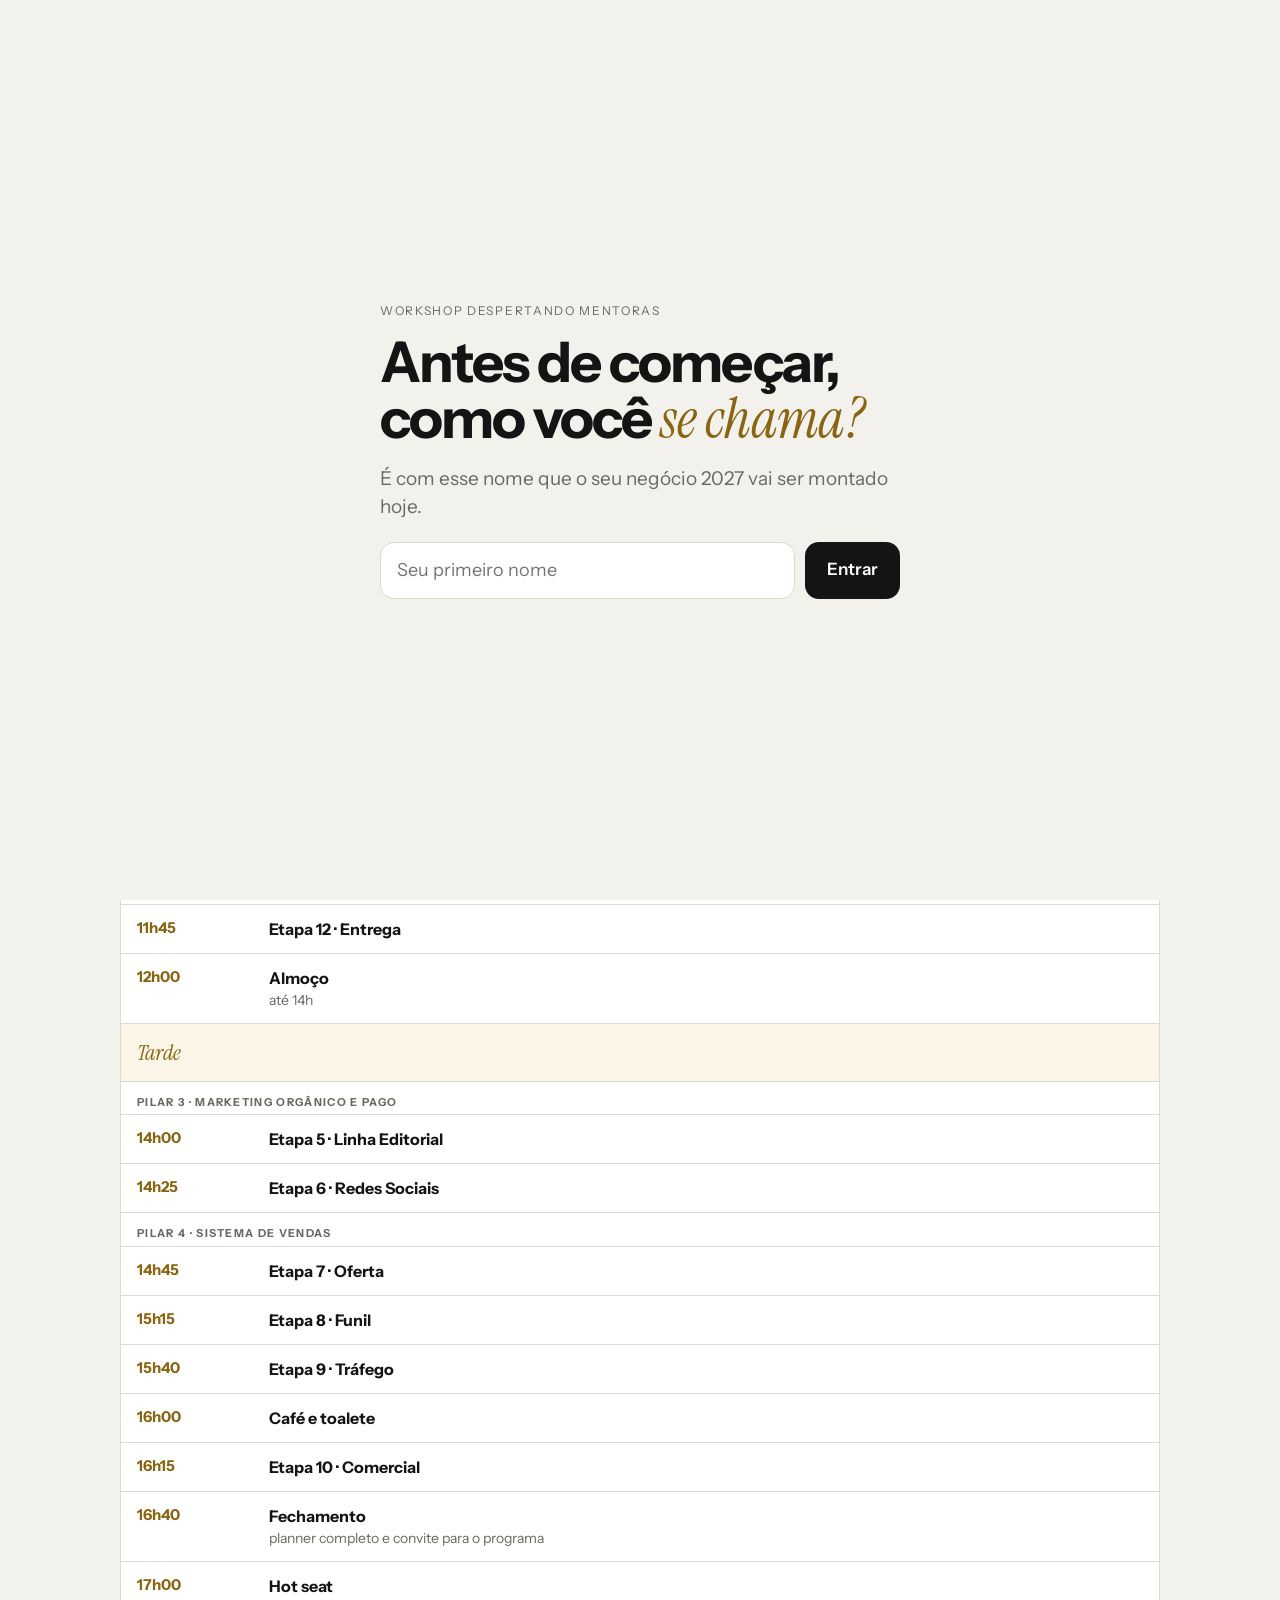
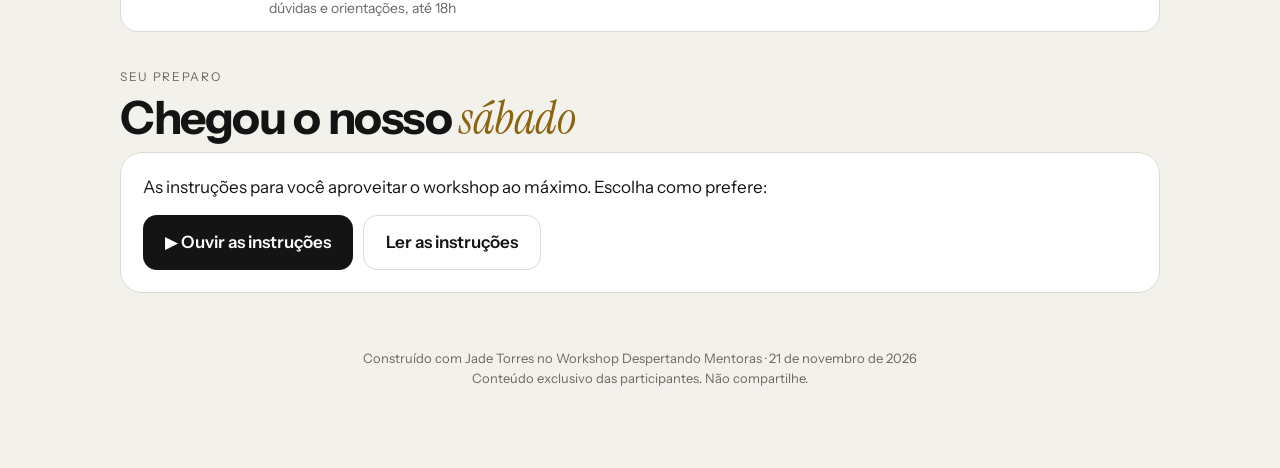
<file: meunegocio2027/index.html>
<!doctype html>
<html lang="pt-BR">
<head>
<meta charset="utf-8">
<meta name="robots" content="noindex, nofollow">
<meta name="viewport" content="width=device-width, initial-scale=1">
<title>Despertando Mentoras · seu negócio 2027</title>
<link rel="preconnect" href="https://fonts.googleapis.com">
<link href="https://fonts.googleapis.com/css2?family=Instrument+Sans:wght@400;500;600;700&family=Instrument+Serif:ital@0;1&display=swap" rel="stylesheet">
<style>
:root{
  --fundo:#F3F1EC; --tinta:#141414; --cinza:#6B6862; --linha:#DEDAD2;
  --cartao:#161616; --texto-claro:#EDEAE3; --cinza-claro:#9A968E;
  --ouro:#C9A84C; --ouro-forte:#8A6410;
}
*{box-sizing:border-box;margin:0;padding:0}
body{background:var(--fundo);color:var(--tinta);font-family:"Instrument Sans",system-ui,sans-serif;font-size:17px;line-height:1.5}
button,input,textarea{font:inherit}
.teste{position:sticky;top:0;z-index:20;background:#fff8e1;border-bottom:1px solid #e6d9a8;padding:8px 16px;text-align:center;font-size:14px}
#listaSenhas{display:none;width:100%;margin-top:6px;font-weight:600}#listaSenhas.aberto{display:block}
.teste button{padding:4px 12px;border-radius:999px;border:1px solid var(--tinta);background:#fff;cursor:pointer;margin-left:6px}
.pagina{max-width:1080px;margin:0 auto;padding:40px 20px 80px}
.selo{font-size:12px;letter-spacing:.14em;text-transform:uppercase;color:var(--cinza)}
h1{font-size:clamp(40px,7vw,76px);line-height:1;letter-spacing:-.035em;font-weight:700;margin:14px 0 18px}
h1 em,h2 em,h3 em{font-family:"Instrument Serif",serif;font-weight:400;font-style:italic;letter-spacing:-.01em;color:var(--ouro-forte)}
.sub{font-size:19px;color:var(--cinza);max-width:620px}
.secao{margin-top:72px}
body[class*="ver-"] .secao{margin-top:8px}
.secao>h3{font-size:clamp(30px,4.5vw,46px);line-height:1.05;letter-spacing:-.03em;margin:8px 0 10px}
.secao>.sub{margin-bottom:24px}

/* entrada com o nome */
#entrada{position:fixed;inset:0;z-index:30;background:var(--fundo);display:flex;align-items:center;justify-content:center;padding:20px}
#entrada .caixa{max-width:520px;width:100%}
#entrada h1{font-size:clamp(36px,6vw,56px)}
.campo{display:flex;gap:10px;flex-wrap:wrap;margin-top:20px}
.campo input{flex:1;min-width:200px;padding:14px 16px;border:1px solid var(--linha);border-radius:14px;background:#fff;font-size:18px}
.btn{padding:14px 22px;border-radius:14px;border:0;background:var(--tinta);color:#fff;font-weight:600;cursor:pointer}
.btn.ouro{background:var(--ouro);color:var(--tinta)}
.btn.leve{background:#fff;color:var(--tinta);border:1px solid var(--linha)}

/* atalhos do evento */
.atalhos{display:flex;gap:10px;flex-wrap:wrap;margin-top:24px}
.atalhos a{padding:12px 18px;border-radius:999px;background:var(--tinta);color:#fff;text-decoration:none;font-weight:600;font-size:15px}
.atalhos a.leve{background:#fff;color:var(--tinta);border:1px solid var(--linha)}

/* desenho */
.progresso{margin:28px 0 28px;display:flex;align-items:center;gap:14px;font-size:14px;color:var(--cinza)}
.barra{flex:1;height:6px;background:var(--linha);border-radius:99px;overflow:hidden;max-width:420px}
.barra i{display:block;height:100%;background:var(--ouro);width:0;transition:width .6s}
.frase{background:var(--cartao);color:var(--texto-claro);border-radius:22px;padding:28px;margin-bottom:18px}
.frase small{font-size:12px;letter-spacing:.14em;text-transform:uppercase;color:var(--cinza-claro)}
.frase p{font-family:"Instrument Serif",serif;font-size:clamp(24px,3.4vw,34px);line-height:1.2;margin-top:8px}
.frase p.vazio{color:var(--cinza-claro);font-style:italic}
.areas{display:grid;grid-template-columns:1fr 1fr;gap:18px}
@media(max-width:760px){.areas{grid-template-columns:1fr}}
.area{background:#fff;border:1px solid var(--linha);border-radius:22px;padding:24px}
.area header{display:flex;justify-content:space-between;align-items:baseline;gap:12px;margin-bottom:6px}
.area .num{font-family:"Instrument Serif",serif;font-size:44px;line-height:1;color:var(--ouro)}
h2{font-size:28px;letter-spacing:-.02em;line-height:1.05}
.area .pra{color:var(--cinza);font-size:15px;margin-bottom:12px}
.sub-area{font-size:12px;letter-spacing:.12em;text-transform:uppercase;color:var(--cinza);margin:14px 0 4px}
.item{border-top:1px solid var(--linha);padding:12px 0}
.item .rot{font-size:13px;font-weight:600;color:var(--ouro-forte)}
.item .rot b{color:var(--tinta)}
.item .txt{font-size:16px;margin-top:2px;white-space:pre-line}
.item.vazio .txt{color:var(--cinza);font-style:italic}
.item.novo{animation:brilho 1.6s}
@keyframes brilho{0%{background:#f6e7b5}100%{background:transparent}}
.ia{margin-top:14px;background:var(--cartao);color:var(--texto-claro);border-radius:14px;padding:12px 14px;font-size:14px}
.ia b{color:var(--ouro)}

/* etapas */
.etapas{display:grid;gap:14px}
.etapa{background:#fff;border:1px solid var(--linha);border-radius:22px;padding:22px}
.etapa .topo{display:flex;gap:16px;align-items:flex-start}
.etapa .n{font-family:"Instrument Serif",serif;font-size:40px;line-height:1;color:var(--ouro);min-width:44px}
.etapa .quando{font-size:12px;letter-spacing:.12em;text-transform:uppercase;color:var(--cinza)}
.etapa h4{font-size:24px;letter-spacing:-.02em;line-height:1.15}
.etapa .dor{font-family:"Instrument Serif",serif;font-style:italic;font-size:21px;line-height:1.3;margin-top:8px}
.senha{display:flex;gap:10px;flex-wrap:wrap;margin-top:16px;align-items:center}
.senha input{width:200px;padding:12px 14px;border:1px solid var(--linha);border-radius:12px;background:var(--fundo);letter-spacing:.08em}
.senha .aviso{font-size:14px;color:#b3261e;display:none}
.cadeado{font-size:13px;color:var(--cinza)}
.aberta .senha{display:none}
.conteudo{display:none;margin-top:18px}
.aberta .conteudo{display:block}
.prompt{background:var(--cartao);color:var(--texto-claro);border-radius:16px;overflow:hidden}
.prompt .barra-p{display:flex;justify-content:space-between;align-items:center;padding:12px 16px;border-bottom:1px solid #2b2b2b;font-size:12px;letter-spacing:.12em;text-transform:uppercase;color:var(--cinza-claro)}
.prompt .barra-p button{background:#fff;color:var(--tinta);border:0;border-radius:10px;padding:8px 14px;font-weight:600;cursor:pointer;letter-spacing:0;text-transform:none;font-size:14px}
.prompt pre{white-space:pre-wrap;font-family:ui-monospace,Consolas,monospace;font-size:14px;line-height:1.6;padding:18px 16px}
.cola{margin-top:16px}
.cola label{font-size:14px;font-weight:600;display:block;margin-bottom:6px}
.cola textarea{width:100%;min-height:110px;padding:12px 14px;border:1px solid var(--linha);border-radius:14px;background:var(--fundo);resize:vertical}
.etapa.concluida .cola,.etapa.concluida .prompt{display:none}
.etapa.concluida.ver-prompt .prompt{display:block;margin-bottom:12px}
.etapa.concluida .trofeu{display:flex}
.refazer{margin-top:12px;display:flex;gap:8px;flex-wrap:wrap}
.refazer button{font-size:14px;font-weight:600;padding:8px 16px;border-radius:999px;cursor:pointer;transition:transform .15s}
.refazer button:hover{transform:translateY(-1px)}
.refazer .r-ouro{background:var(--ouro);color:var(--tinta);border:1px solid var(--ouro)}
.refazer .r-linha{background:transparent;color:var(--texto-claro);border:1px solid #5a5650}
.investiga .inv-titulo{font-weight:600;margin-bottom:10px}
.perg{margin-bottom:14px}
.perg label{display:flex;gap:10px;font-size:16px;margin-bottom:6px;line-height:1.35}
.perg label span{flex:none;width:24px;height:24px;border-radius:50%;background:var(--ouro);color:var(--tinta);font-size:13px;font-weight:700;display:flex;align-items:center;justify-content:center}
.perg-campo{display:flex;gap:8px;align-items:flex-start}
.perg-campo textarea{flex:1;min-height:70px;padding:10px 12px;border:1px solid var(--linha);border-radius:12px;background:var(--fundo);resize:vertical;font-size:16px}
.mic{flex:none;width:46px;height:46px;border-radius:50%;border:1px solid var(--linha);background:#fff;font-size:20px;cursor:pointer}
.mic.ouvindo{background:#b3261e;color:#fff;border-color:#b3261e;animation:pulsa 1s infinite}
@keyframes pulsa{50%{box-shadow:0 0 0 8px rgba(179,38,30,.15)}}
.dica{font-size:14px;color:var(--cinza);margin:-4px 0 12px}
.aviso-inv{display:none;margin-left:10px;font-size:14px;color:#b3261e}
.etapa:not(.gerado) .prompt,.etapa:not(.gerado) .cola{display:none}
.etapa.gerado .prompt{margin-top:18px}
.etapa.concluida .investiga{display:none}
.trofeu{display:none;align-items:center;gap:14px;margin-top:14px;background:var(--cartao);color:var(--texto-claro);border-radius:16px;padding:14px 18px;animation:sobe .5s ease}
.trofeu span{font-size:34px;line-height:1}
.trofeu b{display:block;color:var(--ouro);font-size:18px}
.trofeu small{font-size:14px;color:var(--cinza-claro)}
@keyframes sobe{from{transform:translateY(8px);opacity:0}to{transform:none;opacity:1}}
.etapa.final.aberta{background:#FBF6E8;border:1.5px solid var(--ouro)}

.etapa.final.aberta .cadeado{color:var(--cinza-claro)}

/* pilares, um embaixo do outro */
.pilares{display:grid;gap:12px}
.pilar{background:#fff;border:1px solid var(--linha);border-radius:20px;padding:18px 20px}
.pilar .linha1{display:flex;align-items:baseline;gap:14px}
.pilar .num{font-family:"Instrument Serif",serif;font-size:34px;line-height:1;color:var(--ouro);min-width:36px}
.pilar h2{flex:1;font-size:26px}
.pilar .pct{font-weight:700;font-size:18px}
.pilar .pct.cheio{color:var(--ouro-forte)}
.pilar .barra{max-width:none;margin:12px 0 12px}
.chips{display:flex;flex-wrap:wrap;gap:8px}
.chip{font-size:14px;padding:6px 12px;border-radius:999px;border:1px solid var(--linha);color:var(--cinza);background:var(--fundo)}
.chip.feito{background:var(--tinta);color:#fff;border-color:var(--tinta)}
.chip.feito::before{content:"✓ ";color:var(--ouro)}
.pilar.completo{border-color:var(--ouro);box-shadow:0 0 0 1px var(--ouro) inset}
.dm{display:grid;grid-template-columns:1fr;gap:20px}
.desenho.dm svg{max-width:230px;margin:0 auto}
.dm-textos{display:grid;gap:12px}
.dm-linha{border-left:3px solid var(--ouro);padding:2px 0 2px 12px}
.dm-linha b{display:block;font-size:12px;letter-spacing:.1em;text-transform:uppercase;color:var(--ouro-forte)}
.dm-linha span{font-size:16px;font-weight:600;line-height:1.35}
.dm-linha em{display:block;font-family:"Instrument Serif",serif;font-size:17px;color:var(--cinza)}
.dm-linha.vazia{border-color:var(--linha)}.dm-linha.vazia b,.dm-linha.vazia span{color:#B8B4AB;font-weight:400}
@media(max-width:560px){.dm{grid-template-columns:1fr}.dm svg{margin:0 auto}}
.verifica{margin-top:16px;background:var(--fundo);border:1px solid var(--linha);border-radius:14px;padding:14px 16px}
.verifica b{display:block;margin-bottom:8px}
.verifica p{display:flex;gap:10px;align-items:flex-start;padding:5px 0;font-size:15px}
.verifica .q{flex:none;width:16px;height:16px;border:1.5px solid #C9A84C;border-radius:4px;margin-top:4px}
.verifica label{display:flex;gap:10px;align-items:flex-start;padding:6px 0;font-size:16px;cursor:pointer}
.verifica input{width:20px;height:20px;margin-top:2px;accent-color:#8A6410;flex:none}
.receita p{font-size:15px;line-height:1.35;margin-top:6px}
.receita i{display:inline-block;font-style:normal;font-size:12px;font-weight:700;letter-spacing:.06em;text-transform:uppercase;color:var(--tinta);background:#F4E9C8;border-radius:6px;padding:1px 7px;margin-right:6px}
.aprof{margin-top:14px;background:var(--fundo);border:1px dashed var(--ouro);border-radius:14px;padding:12px 14px}
.aprof small{display:block;font-size:12px;letter-spacing:.12em;text-transform:uppercase;color:var(--ouro-forte);margin-bottom:4px}
.aprof p{font-size:15px;margin-top:4px}
.mp-topo{display:grid;grid-template-columns:150px 1fr;gap:20px;align-items:center}
.mp-topo svg{width:100%;max-width:150px}
@media(max-width:560px){.mp-topo{grid-template-columns:1fr;text-align:center}.mp-topo svg{margin:0 auto}}
.mp-nome small,.mp-tit{display:block;font-size:12px;letter-spacing:.12em;text-transform:uppercase;color:var(--ouro-forte);font-weight:700}
.mp-nome strong{display:block;font-family:"Instrument Serif",serif;font-weight:400;font-size:clamp(26px,3.6vw,34px);line-height:1.1;margin:4px 0 6px}
.mp-nome em{display:block;font-family:"Instrument Serif",serif;font-size:18px;color:var(--cinza)}
.mp-nome.vazia strong{color:#B8B4AB;font-size:20px}
.mp-tit{margin:26px 0 26px}
.postits{display:grid;grid-template-columns:repeat(auto-fill,minmax(170px,1fr));gap:18px 14px}
.postit{position:relative;padding:22px 14px 14px;border-radius:3px;box-shadow:0 6px 12px rgba(0,0,0,.08);font-size:15px;line-height:1.35}
.postit .fita{position:absolute;top:-10px;left:50%;transform:translateX(-50%) rotate(-2deg);padding:3px 12px;background:linear-gradient(90deg,#E7CF84,#C9A84C,#E7CF84);border-radius:2px;font-style:normal;font-size:10px;font-weight:700;letter-spacing:.1em;text-transform:uppercase;color:#141414;white-space:nowrap}
.postit b{display:block;font-size:11px;letter-spacing:.12em;text-transform:uppercase;margin-bottom:6px;color:#3b3526}
.postit.vazio{border:1.5px dashed var(--linha);box-shadow:none;color:#B8B4AB;background:#fff}.postit.vazio b{color:#B8B4AB}
.causa-box{margin-top:26px;border-radius:16px;border:1.5px solid var(--ouro);background:#fff;padding:16px 20px 6px}
.causa-tit{font-size:12px;font-weight:700;letter-spacing:.12em;text-transform:uppercase;color:var(--ouro-forte);text-align:center}
.causa-tit em{font-style:normal}
.causa-box p{padding:10px 8px 14px;font-family:"Instrument Serif",serif;font-size:clamp(20px,2.8vw,26px);line-height:1.25;text-align:center}
.causa-box .aspas{color:var(--ouro);font-size:1.8em;line-height:0;vertical-align:-.35em;margin:0 4px}
.causa-box.vazia p{color:#B8B4AB;font-size:18px}
.concluir{margin-top:26px;border-top:1.5px solid var(--ouro);padding-top:20px}
.concluir-tit{font-family:"Instrument Serif",serif;font-style:italic;font-size:28px;color:var(--ouro-forte);margin-bottom:8px}
.concluir p{font-size:16px;line-height:1.5;margin-bottom:14px}
.data-linha{display:flex;flex-wrap:wrap;gap:6px 12px;align-items:baseline;margin:6px 0 22px;font-weight:400}
.data-linha .data{font-family:"Instrument Serif",serif;font-weight:400;font-size:22px;white-space:nowrap}
.data-linha .data i{display:inline-block;width:34px;border-bottom:1.5px solid var(--tinta);margin:0 2px}
.msg-tit{font-weight:600}
.pitch{font-size:18px!important;line-height:2.6!important}.pitch i{display:inline-block;width:min(210px,60%);border-bottom:1.5px solid var(--tinta);margin:0 6px;vertical-align:-4px}
.linhas i{display:block;height:34px;border-bottom:1px solid #B8B4AB}
.pz{margin-top:44px;padding-top:30px;border-top:1px solid var(--linha)}
.pz-grade{display:grid;grid-template-columns:1fr 210px;gap:22px;align-items:center}
@media(max-width:620px){.pz-grade{grid-template-columns:1fr}.pz-pizza{max-width:220px;margin:0 auto}}
.escada{list-style:none;margin:0;padding:0;display:grid;gap:10px}
.escada li{display:grid;grid-template-columns:34px 1fr;gap:12px;align-items:center;border:1px solid var(--linha);border-radius:14px;padding:10px 14px;background:#fff}
.escada li:nth-child(2){margin-left:10px}.escada li:nth-child(3){margin-left:20px}.escada li:nth-child(4){margin-left:30px}.escada li:nth-child(5){margin-left:40px}
@media(max-width:620px){.escada li{margin-left:0!important}}
.escada .n{width:34px;height:34px;border-radius:50%;border:1.5px solid var(--ouro);color:#8A6410;display:grid;place-items:center;font-family:"Instrument Serif",serif;font-size:20px}
.escada small,.pz-quem small{display:block;font-size:11px;letter-spacing:.12em;text-transform:uppercase;color:var(--ouro-forte);font-weight:700}
.escada b{display:block;font-weight:400;font-size:17px;line-height:1.35}
.ings{display:flex;flex-wrap:wrap;gap:6px;margin-top:4px}.ings i{font-style:normal;font-size:13px;font-weight:600;padding:3px 9px;border-radius:3px;color:#3b3526}
.escada li.fatia{border:1.5px solid var(--ouro);background:#FBF6E8}
.pz-ad .postit .fita{transform:translateX(-50%)}
.escada li.fatia .n{background:#F1DC9A;border-color:#8A6410}
.escada li.aberto{border:1.5px dashed var(--ouro);background:#fff}
.escada .recado{display:block;font-style:normal;font-size:14px;font-weight:700;color:#C0392B;margin-top:4px}
.escada li.vazio b{color:#B8B4AB;font-size:16px}
.pz-pizza svg{width:100%}
.pz-leg{text-align:center;font-family:"Instrument Serif",serif;font-style:italic;font-size:17px;color:var(--cinza);margin-top:4px}
.pz-leg b{font-family:"Instrument Sans",sans-serif;font-style:normal;color:#8A6410;font-weight:600;font-size:16px}
.pz-quem{margin-top:22px;display:grid;gap:14px}
.pz-quem p{font-size:17px;font-weight:400;line-height:1.35;margin:2px 0 0}
.pz-ad{display:grid;grid-template-columns:1fr auto 1fr;gap:12px;align-items:center;margin-top:10px}
@media(max-width:560px){.pz-ad{grid-template-columns:1fr}.pz-ad .pz-seta{transform:rotate(90deg);justify-self:center}}
.pz-ad .pz-seta{color:var(--ouro);font-size:26px;align-self:center}
.pz-quem.vazio p{color:#B8B4AB;font-size:16px}
.mt{margin-top:6px}
.mt-ana,.mt-pil{border:1px solid var(--linha);border-radius:14px;padding:12px 16px;background:#fff}
.mt-ana small,.mt-pil small,.parada small,.aula-card small{display:block;font-size:11px;letter-spacing:.12em;text-transform:uppercase;color:var(--ouro-forte);font-weight:700}
.mt-ana p{font-size:17px;line-height:1.35;margin:2px 0 0}
.jornada{margin:18px 0}
.parada{display:grid;grid-template-columns:56px 1fr;gap:14px;align-items:center;max-width:78%}
.parada.dir{margin-left:auto;grid-template-columns:1fr 56px;text-align:right}.parada.dir .pino{order:2}
.parada .pino{width:56px;height:70px}
.parada b{display:block;font-size:18px;font-weight:600;line-height:1.2;margin:2px 0}
.parada span{display:block;font-size:15px;line-height:1.35;color:var(--cinza)}
.parada.vazia b,.parada.vazia span,.vazia p,.mt-pil.vazia span{color:#B8B4AB}
.trilha{display:block;width:100%;height:34px;margin:2px 0}
@media(max-width:560px){.parada{max-width:100%}}
.pils{display:grid;grid-template-columns:repeat(auto-fit,minmax(140px,1fr));gap:8px;margin-top:8px}
.pils span{border:1.5px solid var(--ouro);border-radius:10px;padding:8px 10px;text-align:center;font-weight:600;font-size:15px;background:#FBF6E8}
.mt-pil.vazia .pils span{border-style:dashed;background:#fff;font-weight:400}
.datas-mt{display:grid;gap:0;margin-bottom:12px}.datas-mt .data-linha{margin:0}
.aulas{display:grid;grid-template-columns:1fr 1fr;gap:14px}
@media(max-width:560px){.aulas{grid-template-columns:1fr}}
.aulas-tit{margin-top:34px;color:var(--ouro-forte)}.aulas-tit span{font-weight:400;color:var(--tinta)}
.aula-card{border:1px solid var(--linha);border-radius:14px;padding:12px 14px;background:#fff}
.aula-card b{display:block;font-size:16px;margin:2px 0 4px}
.aula-card .linhas i{height:30px}
.pr{margin-top:44px;padding-top:30px;border-top:1px solid var(--linha)}
.pr-grade{display:grid;grid-template-columns:220px 1fr;gap:22px;align-items:center}
@media(max-width:620px){.pr-grade{grid-template-columns:1fr}.pr-circ{max-width:230px;margin:0 auto}}
.pr-circ{position:relative}.pr-circ svg{width:100%;display:block}
.pr-centro{position:absolute;inset:22%;display:flex;flex-direction:column;align-items:center;justify-content:center;text-align:center}
.pr-centro small,.pr-card small,.pr-prox small{display:block;font-size:11px;letter-spacing:.12em;text-transform:uppercase;color:var(--ouro-forte);font-weight:700}
.pr-centro b{font-size:17px;font-weight:600;line-height:1.2;margin:2px 0 8px}.pr-centro b.ab{color:#C0392B;font-weight:400;font-size:13px}
.pr-centro span{font-size:15px;line-height:1.2}
.pr-cards{display:grid;gap:14px}
.pr-card{position:relative;border:1px solid var(--linha);border-radius:14px;padding:16px 16px 12px;background:#fff}
.pr-card b{display:block;font-size:17px;font-weight:600;line-height:1.25;margin:2px 0}
.pr-card span{display:block;font-size:15px;color:var(--cinza);line-height:1.35}
.pr-card.principal{border:1.5px solid var(--ouro);background:#FBF6E8}
.pr-card ul{margin:8px 0 0;padding:0;list-style:none;display:grid;grid-template-columns:1fr 1fr;gap:4px 12px}
.pr-card li{font-size:14px;line-height:1.3;padding-left:18px;position:relative}.pr-card li:before{content:"✓";position:absolute;left:0;color:#8A6410;font-weight:700}
@media(max-width:560px){.pr-card ul{grid-template-columns:1fr}}
.pr-card .selo{position:absolute;top:-10px;right:14px;font-style:normal;font-size:10px;font-weight:700;letter-spacing:.1em;text-transform:uppercase;background:linear-gradient(90deg,#E7CF84,#C9A84C,#E7CF84);color:#141414;padding:3px 10px;border-radius:2px}
.pr-card.vazio{border-style:dashed}.pr-card.vazio b{color:#B8B4AB;font-weight:400;font-size:15px}.pr-card.vazio .selo{opacity:.4}
.pr-prox div{display:flex;flex-wrap:wrap;gap:8px;margin-top:6px}.pr-prox span{border:1.5px dashed var(--ouro);border-radius:10px;padding:6px 10px;font-size:14px}
.pr-recado{color:#C0392B;font-weight:700;font-size:14px;margin-top:10px}
.etapa-tit{font-family:"Instrument Serif",serif;font-style:italic;font-size:32px;line-height:1.1;color:var(--ouro-forte);margin:40px 0 14px;padding-top:26px;border-top:1px solid var(--linha)}
.etapa-tit small{display:block;font-family:"Instrument Sans",sans-serif;font-style:normal;font-size:11px;letter-spacing:.14em;text-transform:uppercase;color:var(--cinza);font-weight:700;margin-bottom:2px}
.papel+.etapa-tit{margin-top:14px;border-top:0;padding-top:0}
.pz,.pr{margin-top:0!important;padding-top:0!important;border-top:0!important}
.org{display:flex;flex-direction:column;align-items:center;text-align:center}
.org-caixa{border:1.5px solid var(--ouro);border-radius:14px;padding:10px 22px;background:#FBF6E8;min-width:220px}
.org-caixa.topo{background:#fff}
.org-caixa small,.org-folha small,.pr-prox small{display:block;font-size:11px;letter-spacing:.12em;text-transform:uppercase;color:var(--ouro-forte);font-weight:700}
.org-caixa b{display:block;font-size:18px;font-weight:600;line-height:1.25}
.org-caixa.ab b{color:#C0392B;font-weight:400;font-size:14px}
.org-caixa.vazio,.org-folha.vazio{border-style:dashed;background:#fff}.org-caixa.vazio b,.org-folha.vazio b{color:#B8B4AB;font-weight:400;font-size:15px}
.org-v{display:block;width:0;height:22px;border-left:1.5px solid var(--ouro)}
.org-folhas{position:relative;display:grid;grid-template-columns:repeat(3,1fr);gap:12px;width:100%;padding-top:22px}
.org-folhas:before{content:"";position:absolute;top:0;left:16.66%;right:16.66%;border-top:1.5px solid var(--ouro)}
.org-folha{position:relative;border:1px solid var(--linha);border-radius:14px;padding:16px 10px 12px;background:#fff}
.org-folha:before{content:"";position:absolute;top:-23px;left:50%;height:22px;border-left:1.5px solid var(--ouro)}
.org-folha b{display:block;font-size:15px;font-weight:400;line-height:1.3;margin-top:4px}
.org-folha.comeco{border:1.5px solid var(--ouro)}
.org-folha .selo{position:absolute;top:-10px;left:50%;transform:translateX(-50%);white-space:nowrap;font-style:normal;font-size:10px;font-weight:700;letter-spacing:.1em;text-transform:uppercase;background:linear-gradient(90deg,#E7CF84,#C9A84C,#E7CF84);color:#141414;padding:3px 10px;border-radius:2px}
@media(max-width:560px){.org-folhas{gap:6px}.org-folha{padding:16px 6px 10px}.org-folha b{font-size:13px}.org-folha small{font-size:9px;letter-spacing:.06em}}
.pronta{margin-top:18px;border:1px solid var(--linha);border-radius:14px;padding:14px 16px;background:#fff}
.pronta p{font-size:15px;line-height:1.45;margin:0 0 6px}.pronta b{color:var(--ouro-forte)}
.pronta-tit{font-weight:700;font-size:16px!important}.pronta-fim{font-style:italic;color:var(--cinza);margin:8px 0 0!important}
.pr-prox{margin-top:14px}
.grupo-tit{display:table;justify-self:start;font-size:12px!important;letter-spacing:.12em;text-transform:uppercase;font-weight:700;color:#8A6410;border:1.5px solid var(--ouro);border-radius:999px;background:#FBF6E8;padding:6px 16px;margin:22px 0 6px!important}
.data-linha .tipo{order:-1;flex-basis:100%;font-style:normal;font-size:11px;letter-spacing:.1em;text-transform:uppercase;font-weight:700;color:var(--ouro-forte);margin-bottom:-4px}
.celulares{display:grid;gap:22px}
.cel-col{padding-bottom:24px;border-bottom:1px solid var(--linha)}
.onb-des{display:grid;grid-template-columns:1fr 1fr;gap:14px;align-items:start;margin-top:14px}
@media(max-width:560px){.onb-des{grid-template-columns:1fr}}.cel-col:last-child{border-bottom:0;padding-bottom:0}

.cel-col small{display:block;font-size:12px;letter-spacing:.12em;text-transform:uppercase;color:var(--ouro-forte);font-weight:700}
.cel-nome{display:block;font-size:18px;font-weight:400;line-height:1.3;margin:4px 0 12px}
.cel{border:0;padding:0;background:none}
.cel-topo{display:none;width:46px;height:6px;border-radius:6px;background:#3b3526;margin:0 auto 8px}
.cel-tela{background:#F3EEE6;border-radius:14px;padding:12px 8px}
.balao{position:relative;background:#fff;border-radius:2px 12px 12px 12px;padding:9px 10px 18px;font-size:13px;line-height:1.4;box-shadow:0 1px 2px rgba(0,0,0,.08)}
.balao .hora{position:absolute;right:8px;bottom:3px;font-size:10px;color:var(--cinza)}
.balao.vazio{color:#B8B4AB;padding-bottom:9px}
.canais{display:flex;flex-wrap:wrap;gap:8px}
.canais span{font-size:14px;padding:5px 12px;border-radius:999px}
.canais .on{border:1.5px solid var(--ouro);background:#FBF6E8;color:#3b3526;font-weight:600}
.canais .off{border:1px dashed #CFCAC0;color:#B8B4AB;text-decoration:line-through}
.cel-cab{display:flex;align-items:center;gap:6px;font-size:12px;font-weight:600;padding:0 0 8px}.cel-cab.mini{padding:0 0 8px}
.av{display:inline-grid;place-items:center;width:20px;height:20px;border-radius:50%;background:#E3DED4;color:#3b3526;font-style:normal;font-size:9px;font-weight:700;flex:none}
.av.eu{background:#C9A84C;color:#fff}
.avs{display:inline-flex}.avs .av{margin-right:-6px;border:1.5px solid #fff}.avs+*{margin-left:6px}
.msg{display:flex;gap:5px;align-items:flex-start;margin-bottom:6px}.msg .balao{flex:1}
.balao.curto{padding-bottom:9px;font-size:12px}.balao.fixo{padding-bottom:9px;font-size:12px;font-weight:600}
.mais{font-size:11px;color:var(--cinza);text-align:center;margin:4px 0 0}
.zoom{border:1.5px solid var(--ouro);border-radius:12px;padding:8px;background:#fff;margin-bottom:10px}
.zoom-telas{display:grid;grid-template-columns:1fr 1fr;gap:6px}
.zt{position:relative;background:#F3EEE6;border-radius:8px;height:80px;display:grid;place-items:center}
.zt .pessoa{width:30px;height:30px;border-radius:50%;border:2px solid #C9A84C;position:relative;top:-8px}
.zt .pessoa:after{content:"";position:absolute;left:50%;top:30px;width:46px;height:20px;margin-left:-23px;border:2px solid #C9A84C;border-bottom:0;border-radius:24px 24px 0 0}
.zt span{position:absolute;left:6px;bottom:4px;font-size:10px;color:var(--cinza)}
.zoom-barra{font-size:11px;text-align:center;margin-top:6px;color:#3b3526}
.cel-tela.solta{min-height:0;border-radius:14px}
.des-aula{border:1.5px solid var(--ouro);border-radius:12px;padding:8px;background:#fff}
.des-link{border:0;border-radius:12px;padding:8px;background:#F3EEE6}.des-link .url{background:#fff!important}.des-link i{background:#fff!important}
.tela-video{background:#F3EEE6;border-radius:8px;height:80px;display:grid;place-items:center}
.play{width:0;height:0;border-left:22px solid #C9A84C;border-top:13px solid transparent;border-bottom:13px solid transparent;margin-left:6px}
.barra-video{display:block;height:4px;border-radius:4px;margin:8px 2px;background:linear-gradient(90deg,#C9A84C 35%,#E4E0D8 35%)}
.des-aula span,.des-link span{display:block;font-size:11px;text-align:center;color:#3b3526}
.des-link .url{font-size:11px;background:#F3EEE6;border-radius:999px;padding:4px 10px;margin-bottom:10px}
.des-link i{display:block;height:8px;border-radius:4px;background:#EDE7DB;margin:0 4px 8px}.des-link i.curta{width:55%}
.des-link span{margin-top:14px}
.quadro-onb{display:grid;grid-template-columns:repeat(3,1fr);gap:12px;margin:10px 0 6px}
@media(max-width:620px){.quadro-onb{grid-template-columns:1fr}}
.qo-prod{border:1px solid var(--linha);border-radius:14px;padding:12px;background:#fff}
.qo-prod small{display:block;font-size:11px;letter-spacing:.1em;text-transform:uppercase;color:var(--ouro-forte);font-weight:700}
.qo-prod b{display:block;font-size:15px;font-weight:600;margin:2px 0 8px}
.qo-op{display:flex!important;gap:8px;align-items:flex-start;font-size:15px;padding:5px 0;cursor:pointer}
.qo-op input{width:18px;height:18px;margin-top:2px;accent-color:#8A6410;flex:none}
.des-email{border-radius:12px;padding:10px;background:#F3EEE6}.des-email .env{font-size:26px;color:#C9A84C;line-height:1}.des-email b{display:block;font-size:12px;margin:6px 0 8px}.des-email i{display:block;height:8px;border-radius:4px;background:#fff;margin:0 0 7px}.des-email i.curta{width:60%}.des-email span{display:block;font-size:11px;text-align:center;margin-top:10px}
.ticket{font-family:"Instrument Serif",serif;font-style:italic;font-weight:400;text-transform:none;letter-spacing:0;font-size:16px;color:#3b3526}
.onb-pilha{display:grid;gap:14px;align-content:start}
.pj-nav{position:fixed;bottom:14px;left:0;right:0;margin:0 auto;width:max-content;z-index:20;display:flex;flex-wrap:wrap;justify-content:center;gap:5px;padding:7px 10px;background:#141414;border:0;border-radius:999px;box-shadow:0 6px 18px rgba(0,0,0,.25);max-width:calc(100% - 24px)}
@media(max-width:560px){.pj-nav a{width:26px!important;height:26px!important;font-size:12px!important}}
.pj-nav a{display:grid;place-items:center;width:34px;height:34px;border-radius:50%;border:1.5px dashed #8A6410;color:#9A968E;font-weight:700;font-size:14px;text-decoration:none}
.pj-nav a.feito{border:1.5px solid var(--ouro);background:var(--ouro);color:#141414}
.ent-prod{padding-bottom:22px;margin-bottom:22px;border-bottom:1px solid var(--linha)}.ent-prod:last-child{border-bottom:0;margin-bottom:0}
.ent-prod>small{display:block;font-size:12px;letter-spacing:.12em;text-transform:uppercase;color:var(--ouro-forte);font-weight:700}
.ritmo{font-size:15px;color:var(--cinza);margin:-6px 0 12px}
.linha-ent{position:relative;display:grid;grid-template-columns:.9fr 2fr 1fr 1.5fr;gap:12px}
.linha-ent:before{content:"";position:absolute;top:11px;left:4%;right:4%;border-top:2px solid var(--ouro)}
.marco{position:relative}
.marco>i{display:grid;place-items:center;width:24px;height:24px;border-radius:50%;background:#fff;border:2px solid var(--ouro);font-style:normal;font-size:13px;color:#fff;margin-bottom:8px}
.marco.dep>i{background:var(--ouro)}
.marco small{display:block;font-size:11px;letter-spacing:.1em;text-transform:uppercase;font-weight:700;color:#3b3526}
.marco span{display:block;font-size:14px;line-height:1.35;color:var(--cinza);margin-top:2px}
.marco ul{list-style:none;margin:4px 0 0;padding:0;display:grid;gap:3px}
.marco li{font-size:14px;line-height:1.3;padding-left:18px;position:relative}.marco li:before{content:"✓";position:absolute;left:0;color:#8A6410;font-weight:700}.marco li.vz{color:#B8B4AB}.marco li.vz:before{content:""}
@media(max-width:620px){.linha-ent{grid-template-columns:1fr;gap:14px;padding-left:4px}.linha-ent:before{top:6px;bottom:6px;left:15px;right:auto;border-top:0;border-left:2px solid var(--ouro)}.marco{padding-left:36px}.marco>i{position:absolute;left:0;top:0}}
.cb-dica{font-size:14px;color:var(--cinza);margin:0 0 10px}
.cb-rolagem{overflow-x:auto;-webkit-overflow-scrolling:touch;max-width:100%}
.pj,.pilares>*{min-width:0}
.cb-grade{display:grid;grid-template-columns:repeat(6,1fr);gap:4px;min-width:640px}
.cb-sub{font-size:12px;letter-spacing:.1em;text-transform:uppercase;font-weight:700;color:var(--ouro-forte);margin:0 0 6px}
.cb-leg{display:grid;grid-template-columns:repeat(auto-fill,minmax(180px,1fr));gap:4px 12px;margin-bottom:14px;font-size:13px}
.cb-leg i{font-style:normal;font-weight:700;color:#8A6410;margin-right:5px}.cb-leg small{font-size:10px;color:var(--cinza);text-transform:uppercase;letter-spacing:.05em}.cb-leg .vazio{color:#B8B4AB}
.cb-cab{font-size:10px;font-weight:700;letter-spacing:.06em;text-transform:uppercase;color:#fff;border-radius:6px;padding:7px 6px;text-align:center}
.cb-cab.topicos{background:#3b3526}
.cb-top{border:1px solid var(--linha);border-radius:6px;padding:5px 7px;background:#fff;font-size:12px;line-height:1.25}
.cb-top i,.cb-tema i{font-style:normal;font-size:9px;font-weight:700;color:#8A6410;margin-right:4px}
.cb-top b{font-weight:600}.cb-top small{display:block;font-size:9px;color:var(--cinza);text-transform:uppercase;letter-spacing:.06em}
.cb-top.vazio b{color:#B8B4AB;font-weight:400}
.cb-tema{border-radius:6px;padding:5px 7px;font-size:11px;line-height:1.3;min-height:38px}
@media print{.cubo{break-inside:auto}.cb-tema{break-inside:avoid}.cb-grade{min-width:0}.cb-rolagem{overflow:visible}.cb-tema{font-size:11px}}
.bio{border:1.5px solid var(--ouro);border-radius:14px;padding:12px 16px;background:#FBF6E8;margin-bottom:18px}
.bio small,.ficha-lin small,.ficha-sub{display:block;font-size:11px;letter-spacing:.12em;text-transform:uppercase;font-weight:700;color:var(--ouro-forte)}
.bio p{font-size:17px;margin:4px 0 0}.bio.vazio p{color:#B8B4AB;font-size:15px}
.ficha{border:1px solid var(--linha);border-radius:16px;padding:16px;margin-bottom:18px;background:#fff}
.ficha-cab{position:relative;display:flex;flex-direction:column;align-items:flex-start;gap:12px;margin:6px 0 16px}
.estoque{display:flex;align-items:center;gap:14px;width:max-content;max-width:100%;box-sizing:border-box;color:#fff;font-weight:800;font-size:20px;letter-spacing:.08em;text-transform:uppercase;padding:16px 60px 16px 16px;border-radius:6px 0 0 6px;clip-path:polygon(0 0,calc(100% - 28px) 0,100% 50%,calc(100% - 28px) 100%,0 100%)}
.estoque b{order:-1;display:grid;place-items:center;flex:none;width:44px;height:44px;background:#fff;color:#3b3526;border-radius:50%;font-size:18px;letter-spacing:0}
.etiq{position:relative;order:2;background:#fff;border:2px solid #3b3526;border-radius:999px;padding:7px 18px 7px 26px;font-size:14px;font-weight:800;letter-spacing:.14em;text-transform:uppercase;color:#3b3526}
.etiq:before{content:"";position:absolute;left:9px;top:50%;width:8px;height:8px;margin-top:-4px;border:2px solid #3b3526;border-radius:50%}
@media(max-width:560px){.estoque{font-size:15px;padding-right:44px}.etiq{font-size:11px}}
.ficha-obj{font-size:15px;margin:0 0 8px}
.ficha-lin{margin:6px 0}.ficha-lin span{display:block;font-size:15px}
.ficha-grade{display:grid;grid-template-columns:1.6fr 1fr;gap:18px;margin-top:12px}
@media(max-width:620px){.ficha-grade{grid-template-columns:1fr}}
.seq{list-style:none;margin:6px 0 0;padding:0;display:grid;gap:4px}
.seq li{display:grid;grid-template-columns:24px 1fr;gap:8px;align-items:start;font-size:13px;line-height:1.3}
.seq i{display:grid;place-items:center;height:22px;border-radius:4px;color:#fff;font-style:normal;font-weight:700;font-size:12px}
.seq em{color:#B8B4AB}
.qd{display:flex;gap:8px;align-items:center;font-size:14px;margin:6px 0}.qd .q{flex:none;width:14px;height:14px;border:1.5px solid #C9A84C;border-radius:3px}
@media print{.ficha{break-before:page;break-inside:avoid}}
.redes-lin{display:flex;flex-wrap:wrap;gap:8px;align-items:center;margin-bottom:14px}
.redes-lin span{font-size:14px;font-weight:600;padding:6px 14px;border-radius:999px}
.redes-lin .on{background:var(--ouro);color:#141414}.redes-lin .off{border:1.5px dashed #CFCAC0;color:#B8B4AB}
.redes-lin em{font-family:"Instrument Serif",serif;font-size:17px;color:var(--cinza)}
.cb-titulo{font-family:"Instrument Serif",serif;font-style:italic;font-size:26px;color:var(--ouro-forte);margin:10px 0 4px}
.fichas .cubo{margin-top:8px}
.bl-grade{display:grid;grid-template-columns:110px repeat(4,1fr);gap:8px 14px;align-items:center;min-width:600px}
.bl-grupo{display:grid;grid-template-columns:repeat(3,1fr);gap:4px}
.bl-grupo b{text-align:center;font-size:12px;color:var(--cinza)}
.bl-grupo span{position:relative;display:grid;place-items:center;height:40px;border:1px solid;border-radius:8px;font-size:13px;font-weight:700;color:#3b3526}
.bl-grupo em{position:absolute;right:4px;bottom:4px;width:8px;height:8px;border:1.5px solid #9A968E;border-radius:50%;background:#fff}
.bl-obj{display:flex;align-items:center;gap:6px;font-weight:700;font-size:14px}.bl-obj i{width:12px;height:12px;border-radius:50%}
@media print{.blocos{break-inside:auto}.bl-grade{min-width:0}}
.perfil-pg{margin-bottom:22px}
.perfil-grade{display:grid;grid-template-columns:minmax(0,340px) 1fr;gap:24px;align-items:start}
@media(max-width:620px){.perfil-grade{grid-template-columns:1fr}}
.perfil{border:1.5px dashed #9A968E;border-radius:18px;padding:16px;text-align:center}
.pf-at{font-weight:700;font-size:14px;margin:0 0 8px}
.pf-topo{display:flex;align-items:center;gap:14px;text-align:left;margin-bottom:10px}
.pf-foto{display:block;flex:none;width:70px;height:70px;border:1.5px dashed #9A968E;border-radius:50%}
.pf-num{display:flex;gap:14px}.pf-num span{display:grid;font-size:11px;color:var(--cinza)}.pf-num b{font-size:14px;color:#3b3526}
.pf-nome{font-weight:700;font-size:14px;margin:0 0 6px}.pf-nome span{font-weight:400;color:var(--cinza)}
.pf-bio{font-size:13px;text-align:left;margin:0 0 4px;max-width:205px}.pf-bio.vazio{color:#B8B4AB}
.pf-link{font-size:12px;color:#2F6FC0;text-align:left;margin:0 0 12px}
.pf-dest{display:flex;justify-content:center;gap:16px;margin-bottom:12px}.pf-dest div{display:grid;justify-items:center;gap:4px}
.pf-dest i{width:46px;height:46px;border:1.5px dashed #9A968E;border-radius:50%}.pf-dest span{font-size:10px}
.pf-fix{display:grid;grid-template-columns:repeat(3,1fr);gap:4px}
.pf-fix div{aspect-ratio:4/5;border:1.5px dashed #9A968E;border-radius:4px;display:grid;align-content:center;gap:2px;padding:4px}
.pf-fix small{font-size:9px;letter-spacing:.08em;text-transform:uppercase;font-weight:700;color:var(--ouro-forte)}.pf-fix span{font-size:11px;line-height:1.2}
.pf-check b{display:block;margin-bottom:8px}.pf-check p{display:flex;gap:10px;align-items:flex-start;font-size:15px;margin:0 0 8px}.pf-check .q{flex:none;width:16px;height:16px;border:1.5px solid #C9A84C;border-radius:4px;margin-top:3px}
.escada-v{display:grid;grid-template-columns:repeat(3,1fr);gap:12px;align-items:start}
@media(max-width:620px){.escada-v{grid-template-columns:1fr}.degrau{margin-top:0!important}}
.degrau{border:1.5px solid var(--ouro);border-radius:14px;padding:14px;background:#fff}
.degrau.d1{margin-top:70px}.degrau.d2{margin-top:35px;background:#FDFAF1}.degrau.d3{background:#FBF6E8}
.degrau.vazio{border-style:dashed}
.degrau small{display:block;font-size:11px;letter-spacing:.1em;text-transform:uppercase;font-weight:700;color:var(--ouro-forte)}
.dg-nome{display:block;font-size:14px;font-weight:600;margin:4px 0 6px}
.dg-preco{font-family:"Instrument Serif",serif;font-size:32px;line-height:1;margin:0 0 2px;color:#3b3526}
.dg-parc{font-size:12px;color:var(--cinza);margin:0 0 8px}.dg-prom{font-size:14px;font-style:italic;margin:0 0 8px}.dg-x{font-size:13px;margin:0 0 3px}.dg-v{font-size:12px;font-weight:700;color:#8A6410;margin:8px 0 0}
.meta.clara{background:#FBF6E8;color:#3b3526;border:1.5px solid var(--ouro);margin-top:16px}.meta.clara strong{color:#8A6410}
.tf-painel{display:grid;grid-template-columns:1fr 1.4fr .8fr;gap:10px;margin-bottom:12px}
@media(max-width:620px){.tf-painel,.ads{grid-template-columns:1fr!important}}
.tf-painel div{border:1px solid var(--linha);border-radius:12px;padding:10px 12px}.tf-painel small,.ad small{display:block;font-size:11px;letter-spacing:.1em;text-transform:uppercase;font-weight:700;color:var(--ouro-forte)}
.tf-painel p{font-size:14px;margin:4px 0 0}
.ads{display:grid;grid-template-columns:repeat(3,1fr);gap:10px;margin-bottom:16px}
.ad{border-radius:12px;padding:10px 12px}.ad small{color:#3b3526}.ad p{font-size:15px;font-weight:600;margin:6px 0}.ad span{font-size:13px}
.crm{display:grid;grid-template-columns:repeat(5,1fr);gap:8px}
@media(max-width:620px){.crm{grid-template-columns:1fr}}
.crm-col{background:#F3EEE6;border-radius:12px;padding:8px}
.crm-cab{display:flex;align-items:center;gap:6px;font-size:12px;font-weight:700;margin-bottom:8px}.crm-cab i{display:grid;place-items:center;width:20px;height:20px;border-radius:50%;background:var(--ouro);color:#fff;font-style:normal;font-size:11px}
.crm .balao{font-size:12px;padding-bottom:9px}
.meta-tab{width:auto;min-width:min(100%,460px);border-collapse:collapse;margin:12px auto 0;font-size:14px;text-align:left}
.meta-tab td,.meta-tab th{padding-left:14px!important;padding-right:14px!important}
.meta-tab th{font-size:11px;letter-spacing:.08em;text-transform:uppercase;color:var(--ouro-forte);padding:6px 4px;border-bottom:1.5px solid var(--ouro)}
.meta-tab td{padding:7px 4px;border-bottom:1px solid var(--linha)}.meta-tab td small{display:block;font-size:11px;color:var(--cinza)}
.meta-tab td:nth-child(n+2),.meta-tab th:nth-child(n+2){text-align:right}
.meta-tab .tot td{font-weight:700;border-bottom:0;color:#8A6410}
.fn-lin{display:grid;grid-template-columns:1fr 1.25fr;gap:14px;align-items:center;margin-bottom:8px}
@media(max-width:620px){.fn-lin{grid-template-columns:1fr}.fn-faixa{width:100%!important}}
.fn-faixa{justify-self:center;display:flex;align-items:center;justify-content:center;gap:10px;color:#fff;font-weight:800;letter-spacing:.12em;text-transform:uppercase;font-size:16px;padding:16px 8px;clip-path:polygon(0 0,100% 0,93% 100%,7% 100%)}
.fn-faixa i{display:grid;place-items:center;width:28px;height:28px;border-radius:50%;background:#fff;color:#3b3526;font-style:normal;font-family:"Instrument Serif",serif;font-size:18px;letter-spacing:0}
.fn-cam b{display:block;font-size:15px}.fn-cam span{display:block;font-size:13px;color:var(--cinza);margin:2px 0}.fn-cam em{font-style:normal;font-weight:600;color:#3b3526}
.fn-cam small{display:block;font-size:12px;font-style:italic;color:var(--cinza)}
.fn-fim{margin:14px auto 0;max-width:520px;text-align:center;border:1.5px solid var(--ouro);border-radius:14px;padding:12px 16px;background:#FBF6E8}
.fn-fim small{display:block;font-size:11px;letter-spacing:.12em;text-transform:uppercase;font-weight:700;color:var(--ouro-forte)}.fn-fim b{display:block;font-size:17px;margin:4px 0}.fn-fim p{font-size:13px;margin:6px 0 0}
.fq-lin{display:grid;grid-template-columns:1.25fr repeat(4,auto 1fr);gap:4px;align-items:stretch;margin-bottom:8px}
.fq{display:grid;place-content:center;text-align:center;border:1.5px solid;border-radius:10px;padding:8px 6px;font-size:13px;font-weight:600;min-height:52px;line-height:1.2}
.fq small{display:block;font-size:9px;letter-spacing:.1em;text-transform:uppercase;color:var(--cinza);font-weight:700}
.fq-cab{color:#fff;border:0;font-weight:800;font-size:14px}
.fq-seta{align-self:center;color:var(--ouro-forte);font-weight:700}
@media(max-width:620px){.fq-lin{grid-template-columns:1fr}.fq-seta{transform:rotate(90deg);justify-self:center}}
.final-cx{display:grid;gap:10px}.fc-sel{font-size:11px;letter-spacing:.14em;text-transform:uppercase;font-weight:700;color:var(--ouro-forte)}
.fc-tit{font-family:"Instrument Serif",serif;font-weight:400;font-size:28px;line-height:1.15;margin:0}
.fc-bonus{border:1.5px solid var(--ouro);border-radius:12px;padding:12px 14px}.fc-bonus b{display:block;color:var(--ouro-forte)}.fc-bonus{background:#fff}.fc-bonus span{font-size:15px}
.fc-sub{font-weight:800;font-size:18px;margin-top:8px}
.final-cx label{display:grid;gap:4px;font-size:14px;font-weight:600}
.final-cx input:not([type=checkbox]):not([type=radio]),.final-cx textarea{font:inherit;font-weight:400;padding:10px 12px;border-radius:10px;border:1px solid var(--linha);background:#fff;color:var(--tinta)}
.fc-pct{display:flex;flex-wrap:wrap;gap:8px}.fc-pct label{display:flex!important;gap:6px;align-items:center;font-weight:600;border:1.5px solid var(--ouro);border-radius:999px;padding:6px 14px;background:#fff}.fc-pct input{accent-color:#8A6410}
.final-cx textarea{min-height:70px}
.fc-ops{display:grid;gap:6px}.fc-ops label{display:flex!important;gap:8px;align-items:center;font-weight:400}.fc-ops input{width:18px;height:18px;accent-color:#C9A84C}
.fc-q{font-weight:600;font-size:14px;margin:4px 0 0}
.fc-btn{justify-self:start;text-decoration:none;font-size:17px;padding:14px 26px}.fc-dica{font-size:13px;color:var(--cinza)}
.cronograma{margin-top:36px}.cronograma ol{list-style:none;margin:14px 0 0;padding:0;border:1px solid var(--linha);border-radius:18px;background:#fff;overflow:hidden}
.cronograma li{display:grid;grid-template-columns:120px 1fr;gap:12px;padding:12px 16px;border-top:1px solid var(--linha)}.cronograma li:first-child{border-top:0}
.cr-per{display:block!important;background:#FBF6E8;font-family:"Instrument Serif",serif;font-style:italic;font-size:22px;color:var(--ouro-forte)}
.cr-pil{display:block!important;font-size:11px;letter-spacing:.12em;text-transform:uppercase;font-weight:700;color:var(--cinza);padding-bottom:4px!important}
.cr-h{font-weight:700;color:var(--ouro-forte);font-size:15px}.cronograma li b{display:block;font-size:16px}.cronograma li small{display:block;font-size:14px;color:var(--cinza)}
@media(max-width:480px){.cronograma li{grid-template-columns:1fr;gap:2px}}
.desenho{margin:6px 0 14px}
.desenho svg{width:100%;max-width:380px;display:block;margin:0 auto}
.desenho .causa{width:168px;height:168px;display:flex;flex-direction:column;align-items:center;justify-content:center;text-align:center;color:#EDEAE3;padding:10px}
.desenho .causa small{font-family:"Instrument Sans";font-size:10px;letter-spacing:.14em;text-transform:uppercase;color:#C9A84C;margin-bottom:4px}
.desenho .causa span{font-family:"Instrument Serif",serif;font-style:italic;font-size:19px;line-height:1.15}
.desenho .causa.vazia{color:#B8B4AB}.desenho .causa.vazia small{color:#B8B4AB}
.legenda{display:flex;flex-wrap:wrap;gap:6px 14px;justify-content:center;font-size:12px;color:var(--cinza);margin-top:8px}
.legenda i{display:inline-block;width:10px;height:10px;border-radius:50%;margin-right:5px;vertical-align:-1px}
#documento{display:none}
.atalhos a.zoom{background:#2D8CFF;color:#fff}
.atalhos a.ouro{background:var(--ouro);color:var(--tinta)}

/* visão do projeto (ciclo) */
#projeto{margin-top:0}
.v-etapas,.v-progresso,.v-ebook{display:none}
body.ver-etapas .v-home,body.ver-progresso .v-home,body.ver-ebook .v-home{display:none!important}
body.ver-etapas .v-etapas,body.ver-progresso .v-progresso,body.ver-ebook .v-ebook{display:block}
body.ver-ebook .teste{display:none}
.menu{display:flex;flex-wrap:wrap;gap:12px;margin-top:28px}
.menu a{flex:1 1 auto;white-space:nowrap;padding-left:24px!important;padding-right:24px!important}
@media(max-width:620px){.menu{flex-direction:column}}
.menu a{display:flex;align-items:center;justify-content:center;text-align:center;min-height:58px;text-decoration:none;color:var(--tinta);background:#fff;border:1px solid var(--linha);border-radius:999px;padding:14px 22px;transition:transform .15s,box-shadow .15s;box-shadow:0 2px 0 rgba(0,0,0,.06)}
.menu a:hover{transform:translateY(-2px);box-shadow:0 6px 14px rgba(0,0,0,.08)}
.menu b{font-size:17px;font-weight:700;letter-spacing:-.01em}
.modal{position:fixed;inset:0;z-index:40;background:rgba(20,20,20,.55);display:none;align-items:center;justify-content:center;padding:16px}
.modal.aberto{display:flex}
.modal-caixa{background:var(--fundo);border-radius:22px;padding:28px;max-width:440px;width:100%;animation:sobe .3s ease}
.modal-caixa h4{font-size:26px;line-height:1.15;letter-spacing:-.02em;margin:8px 0 10px}
.modal-caixa h4 em{font-family:"Instrument Serif",serif;font-weight:400;color:var(--ouro-forte)}
.modal-caixa p{color:var(--cinza);margin-bottom:18px}
.menu a.m-zoom{background:#2D8CFF;border-color:#2D8CFF;color:#fff}.menu a.m-zoom small{color:#DCEBFF}
.menu a.m-ouro{background:var(--ouro);border-color:var(--ouro);color:var(--tinta)}.menu a.m-ouro small{color:#5c4a14}
.menu a.m-preto{background:var(--cartao);border-color:var(--cartao);color:var(--texto-claro)}.menu a.m-preto small{color:var(--cinza-claro)}
.ciclo{position:relative;display:grid;grid-template-columns:1fr 70px 1fr;grid-template-rows:auto 72px auto;gap:0;margin-top:24px}
.pj{background:#fff;border:1px solid var(--linha);border-radius:22px;padding:20px}
.pj-marca{grid-column:1;grid-row:1}.pj-mkt{grid-column:3;grid-row:1}
.pj-vendas{grid-column:3;grid-row:3}.pj-produto{grid-column:1;grid-row:3}
.seta{display:flex;align-items:center;justify-content:center;font-size:13px;font-weight:600;color:var(--ouro-forte);text-align:center}
.s1{grid-column:2;grid-row:1;writing-mode:horizontal-tb}
.s2{grid-column:3;grid-row:2;justify-content:flex-end;padding-right:24px}.s3{grid-column:2;grid-row:3}.s4{grid-column:1;grid-row:2;justify-content:flex-start;padding-left:24px}
.centro{grid-column:1/4;grid-row:2;justify-self:center;align-self:center;z-index:2;background:var(--fundo);color:var(--tinta);padding:4px 18px;font-size:clamp(30px,4.6vw,44px);font-weight:700;letter-spacing:-.02em;text-align:center;line-height:1.1}
.centro b{font-family:"Instrument Serif",serif;font-style:italic;font-weight:400;font-size:1.3em;color:var(--ouro-forte);margin-left:8px}
.pj-prog{margin:4px 0 18px}.pj-prog .barra{height:3px;max-width:260px}
.pj h5{font-size:22px;letter-spacing:-.02em;line-height:1.1;margin-bottom:4px}
.pj h5 em{font-family:"Instrument Serif",serif;font-weight:400;font-style:italic;color:var(--ouro-forte)}
.pj .papel{font-size:12px;letter-spacing:.12em;text-transform:uppercase;color:var(--cinza);margin-bottom:12px}
.kv{padding:8px 0;border-top:1px solid var(--linha)}
.kv small{display:block;font-size:12px;letter-spacing:.08em;text-transform:uppercase;color:var(--cinza)}
.kv span{font-size:16px;font-weight:600}
.kv span.falta{font-weight:400;color:#B8B4AB;font-style:italic}
.tags{display:flex;flex-wrap:wrap;gap:6px;margin-top:4px}
.tag{font-size:13px;padding:4px 10px;border-radius:999px;background:var(--tinta);color:#fff}
.tag.off{background:var(--fundo);color:#B8B4AB;border:1px solid var(--linha)}
.fases{display:flex;flex-wrap:wrap;gap:6px;margin-top:4px;counter-reset:f}
.fases .tag{background:var(--ouro);color:var(--tinta)}
.meta{background:var(--cartao);color:var(--texto-claro);border-radius:16px;padding:14px 16px;margin-top:10px}
.meta small{color:var(--cinza-claro)}
.meta strong{display:block;font-family:"Instrument Serif",serif;font-weight:400;font-size:36px;line-height:1.1;color:var(--ouro)}
.compromisso{margin-top:28px;background:#fff;color:var(--tinta);border:1.5px solid var(--ouro);border-radius:22px;padding:26px;text-align:center}
.compromisso p{font-family:"Instrument Serif",serif;font-size:clamp(22px,3vw,30px);line-height:1.25}
.compromisso .ass{margin:30px auto 0;max-width:340px;border-top:1px solid var(--tinta);padding-top:8px;font-size:13px;color:var(--cinza)}
/* planner em páginas: um pilar embaixo do outro */
.ciclo{grid-template-columns:1fr;grid-template-rows:none;max-width:760px;margin-left:auto;margin-right:auto}
.pj,.seta,.centro{grid-column:1!important;grid-row:auto!important}
.ciclo>*{order:0}
.centro{order:-1;justify-self:center;margin-bottom:14px}
.seta{padding:10px 0}
.s4{order:9}
@media print{.pj{break-before:page;border:0!important;padding:0!important;border-radius:0!important;background:none!important;box-shadow:none!important}.pj-marca{break-before:auto}.seta{display:none}.compromisso{break-before:page}.etapa-tit{break-before:page;margin-top:0!important;padding-top:0!important;border-top:0!important}.papel+.etapa-tit{break-before:auto}.verifica,.concluir,.postit,.degrau,.cel-col,.fq-lin,.ficha,.parada,.aula-card,.meta,.fn-fim,.ads,.tf-painel,.crm-col,.ent-prod,.bio,.pz-quem,.mt-ana,.mt-pil,.causa-box,.mp-topo,.org,.pronta,.perfil-pg,.datas-mt{break-inside:avoid}}

.preparo{background:#fff;border:1px solid var(--linha);border-radius:22px;padding:22px}
.prep-botoes{display:flex;gap:10px;flex-wrap:wrap;margin-top:14px}
.prep-caixa{display:none;margin-top:16px}
.pj-aguarda{display:none;text-align:center;margin:40px auto 20px;max-width:560px;padding:56px 28px;border:1px solid var(--ouro);border-radius:22px;background:#fff}
.pj-aguarda .pj-joia{color:var(--ouro);font-size:34px;margin-bottom:10px}
.pj-aguarda h2{font-size:clamp(28px,5vw,40px);margin:0 0 12px}
.pj-aguarda p{font-size:18px;margin:0 0 26px}
.pj-aguarda .btn{display:inline-block;text-decoration:none}
#projeto.vazio .pj-aguarda{display:block}
#projeto.vazio .pj-so-cheio{display:none!important}
.instrucoes h5{font-size:20px;letter-spacing:-.01em;margin:18px 0 8px}
.instrucoes ol{padding-left:22px}.instrucoes li{margin-bottom:10px}
.instrucoes ul{padding-left:20px;margin-top:6px}.instrucoes ul li{margin-bottom:4px}
.instrucoes .nota{background:var(--fundo);border-left:3px solid var(--ouro);border-radius:10px;padding:12px 14px;margin-top:8px;font-size:16px}.prep-caixa.aberta{display:block}
.rodape{margin-top:56px;text-align:center;color:var(--cinza);font-size:13px}

@media print{
  .teste,#entrada,.atalhos,.nao-imprime{display:none!important}
  body{background:#fff}
  .pagina>*:not(#documento):not(#projeto){display:none!important}
  #projeto{display:block}
  #documento{display:none!important}
  .so-tela{display:none!important}
  .frase,.ia{background:#fff!important;color:var(--tinta)!important;border:1.5px solid var(--ouro)}
  .frase small{color:var(--ouro-forte)!important}
  .so-papel{display:flex!important}
  *{-webkit-print-color-adjust:exact;print-color-adjust:exact}
  #projeto{break-after:page}
  #documento .area{break-inside:avoid;margin-bottom:16px}
}
</style>
</head>
<body>


<div id="modalZoom" class="modal nao-imprime" onclick="if(event.target===this)fecharModal()">
  <div class="modal-caixa" role="dialog" aria-labelledby="mzTit">
    <div class="selo">Sala do Zoom</div>
    <h4 id="mzTit">O link da sala será liberado no <em>sábado, 21/11, às 9h09</em>.</h4>
    <p>Volte aqui neste botão no dia. Até lá, aproveite para ouvir as instruções do seu preparo.</p>
    <button class="btn" onclick="fecharModal()">Entendi</button>
  </div>
</div>

<!-- 1. Entrada com o nome -->
<div id="entrada">
  <div class="caixa">
    <div class="selo">Workshop Despertando Mentoras</div>
    <h1>Antes de começar, como você <em>se chama?</em></h1>
    <p class="sub">É com esse nome que o seu negócio 2027 vai ser montado hoje.</p>
    <div class="campo">
      <input id="nomeInput" placeholder="Seu primeiro nome" autocomplete="given-name">
      <button class="btn" onclick="entrar()">Entrar</button>
    </div>
  </div>
</div>

<div class="pagina">
  <div class="selo v-home">Workshop Despertando Mentoras · ao vivo, pelo Zoom</div>
  <h1 class="v-home">Seja bem-vinda ao seu negócio digital <em>2027</em>, <span class="nome">guerreira</span>.</h1>
  <p class="sub v-home">Hoje você vai desenhar o seu negócio digital, etapa por etapa. No fim, ele vira o seu planner.</p>
  <div class="menu nao-imprime v-home">
    <a href="https://us06web.zoom.us/j/86806100141?pwd=sbkEWEgziLqYqPbNI90G7eQ2ZUDyof.1" target="_blank" rel="noopener" class="m-zoom"><b>Entrar na sala do Zoom</b></a>
    <a href="#" onclick="irPara('etapas');return false"><b>Ir para as atividades</b></a>
    <a href="#" class="m-ouro" onclick="irPara('ebook');return false"><b>🎁 Planner de Negócio 2027</b></a>
  </div>
  <section class="cronograma nao-imprime v-home"><div class="selo">Sábado, 21 de novembro</div><h3>O cronograma do <em>workshop</em></h3><ol><li class="cr-per">Manhã</li><li><span class="cr-h">9h00</span><div><b>Abertura</b></div></li><li class="cr-pil">Pilar 1 · Marca pessoal</li><li><span class="cr-h">9h25</span><div><b>Etapa 1 · Lugar de Fala</b></div></li><li><span class="cr-h">10h00</span><div><b>Etapa 2 · Posicionamento</b></div></li><li class="cr-pil">Pilar 2 · Metodologia autoral</li><li><span class="cr-h">10h25</span><div><b>Etapa 3 · Método Autoral</b></div></li><li><span class="cr-h">10h55</span><div><b>Etapa 4 · Produtos</b></div></li><li><span class="cr-h">11h30</span><div><b>Etapa 11 · Onboarding</b></div></li><li><span class="cr-h">11h45</span><div><b>Etapa 12 · Entrega</b></div></li><li><span class="cr-h">12h00</span><div><b>Almoço</b><small>até 14h</small></div></li><li class="cr-per">Tarde</li><li class="cr-pil">Pilar 3 · Marketing orgânico e pago</li><li><span class="cr-h">14h00</span><div><b>Etapa 5 · Linha Editorial</b></div></li><li><span class="cr-h">14h25</span><div><b>Etapa 6 · Redes Sociais</b></div></li><li class="cr-pil">Pilar 4 · Sistema de vendas</li><li><span class="cr-h">14h45</span><div><b>Etapa 7 · Oferta</b></div></li><li><span class="cr-h">15h15</span><div><b>Etapa 8 · Funil</b></div></li><li><span class="cr-h">15h40</span><div><b>Etapa 9 · Tráfego</b></div></li><li><span class="cr-h">16h00</span><div><b>Café e toalete</b></div></li><li><span class="cr-h">16h15</span><div><b>Etapa 10 · Comercial</b></div></li><li><span class="cr-h">16h40</span><div><b>Fechamento</b><small>planner completo e convite para o programa</small></div></li><li><span class="cr-h">17h00</span><div><b>Hot seat</b><small>dúvidas e orientações, até 18h</small></div></li></ol></section>
  <!-- 2. Preparo (manual) -->
  <section class="secao nao-imprime v-home" style="margin-top:36px">
    <div class="selo">Seu preparo</div>
    <h3>Chegou o nosso <em>sábado</em></h3>
    <div class="preparo">
      <p>As instruções para você aproveitar o workshop ao máximo. Escolha como prefere:</p>
      <div class="prep-botoes"><button class="btn" onclick="prep('ouvir')">▶ Ouvir as instruções</button><button class="btn leve" onclick="prep('ler')">Ler as instruções</button></div>
      <div id="prepOuvir" class="prep-caixa"><audio controls controlsList="nodownload noplaybackrate" oncontextmenu="return false" onplay="this.playbackRate=1.25" onratechange="if(this.playbackRate!==1.25)this.playbackRate=1.25" preload="none" src="instrucoes.mp3" style="width:100%"></audio><p class="dica" style="margin-top:8px">2 minutos, com a Jade.</p></div>
      <div id="prepLer" class="prep-caixa instrucoes">
        <h5>Antes de sábado</h5>
        <ol>
          <li><b>Organize o seu ambiente de estudo.</b> Deixe o computador carregado, ou o carregador por perto. Pelo celular você consegue assistir à aula, mas vai ter muita dificuldade para fazer as atividades.</li>
          <li><b>Tenha uma conta de inteligência artificial</b> (ChatGPT, Claude ou Gemini).
            <div class="nota"><b>O meu chat precisa ser pago ou pode ser gratuito?</b> O plano pago é o mais indicado, porque o gratuito tem um limite de uso e pode travar antes do fim do dia. Se o seu for gratuito, você participa do mesmo jeito:
              <ul>
                <li>Não use o chat na manhã de sábado, antes do workshop.</li>
                <li>Faça todas as atividades na mesma conversa, do começo ao fim.</li>
                <li>Abra cada etapa com a senha na hora, mesmo que vá fazer depois. A senha só aparece ao vivo, e a etapa fica aberta para você.</li>
                <li>Se o seu chat travar, você consegue terminar as atividades depois, na mesma conversa, quando o limite renovar.</li>
                <li><b>O mais importante é não deixar de anotar as senhas e os insights da aula.</b></li>
              </ul></div></li>
          <li><b>Use o mesmo computador e o mesmo navegador o dia todo.</b> As suas respostas ficam guardadas nele.</li>
          <li><b>Reserve o dia:</b> das 9h às 18h, com almoço das 12h às 14h.</li>
          <li><b>Separe</b> caderno, água e lanchinhos saudáveis para consumir durante o dia.</li>
        </ol>
        <h5>No sábado, em cada atividade</h5>
        <p>Eu explico a etapa e mostro a senha. Você responde as perguntas, digitando ou falando no microfone, e clica em "Gerar o meu prompt". Depois cola o prompt no seu chat, traz a resposta de volta e ganha o troféu.</p>
        <h5>No fim do dia</h5>
        <p>Clique em "Planner de Negócio 2027" e baixe o seu planner para imprimir, encadernar e usar em 2027.</p>
      </div>
    </div>
  </section>


  <!-- A visão do projeto: o negócio funcionando -->
  <section id="projeto" class="secao v-ebook">
    <div class="atalhos nao-imprime" style="margin:0 0 28px"><a href="#" class="leve" onclick="irPara('etapas');return false">← Ir para as atividades</a>
      <a href="#" class="ouro pj-so-cheio" onclick="baixarEbook();return false">🎁 Baixar o meu planner</a></div>
    <div class="selo">🎁 Planner de Negócio 2027</div>
    <div class="pj-aguarda" id="pjAguarda">
      <div class="pj-joia">✦</div>
      <h2 id="pjAguardaTit">Seu planner aguarda você.</h2>
      <p>Ele começa a ganhar vida na primeira atividade.</p>
      <a href="#" class="btn" onclick="irPara('etapas');return false">Ir para as atividades</a>
    </div>
    <div class="pj-so-cheio">
    <h1 id="pjTitulo" style="font-size:clamp(36px,6vw,64px)">Parabéns!</h1>
    <div class="progresso pj-prog" id="pjProgresso"></div>
    <p class="sub" id="pjFrase">Cada etapa do dia acende uma parte deste desenho.</p>
    <div class="ciclo">
      <div class="pj pj-marca" id="pjMarca"></div>
      <div class="seta s1">↓</div>
      <div class="pj pj-produto" id="pjProduto"></div>
      <div class="seta s2">↓</div>
      <div class="pj pj-mkt" id="pjMkt"></div>
      <div class="seta s3">↓</div>
      <div class="pj pj-vendas" id="pjVendas"></div>
      <div class="seta s4">↺ os depoimentos das suas alunas alimentam o seu marketing, e o ciclo recomeça</div>
      <div class="centro" id="pjCentro"></div>
      <nav class="pj-nav nao-imprime" id="pjNav"></nav>
    </div>
    <div class="compromisso" id="pjComp"></div>
    </div>
  </section>


  <!-- 3. O desenho -->
  <section class="secao v-progresso" id="desenho">
    <div class="atalhos nao-imprime" style="margin:0 0 28px"><a href="#" class="leve" onclick="irPara('');return false">← Início</a></div>
    <div class="selo">Acompanhe o seu progresso</div>
    <h3>As 4 áreas do seu negócio, <em>etapa por etapa</em></h3>
    <div class="progresso"><div class="barra"><i id="barra"></i></div><span id="contador">0 de 12 etapas</span></div>
    <p id="frase" hidden></p>
    <div class="pilares" id="pilares"></div>
  </section>

  <!-- documento que sai no PDF (só aparece na impressão) -->
  <section id="documento"></section>

  <!-- 4. As 12 etapas -->
  <section class="secao nao-imprime v-etapas" id="etapas">
    <div class="atalhos nao-imprime" style="margin:0 0 28px"><a href="#" class="leve" onclick="irPara('');return false">← Início</a><a href="#" class="leve" onclick="irPara('progresso');return false">Acompanhe o seu progresso</a><a href="#" class="ouro" onclick="irPara('ebook');return false">🎁 Planner de Negócio 2027</a></div>
    <div class="selo">As 12 etapas</div>
    <h3>Cada etapa abre com a <em>senha</em> que eu mostrar ao vivo</h3>
    <p class="sub">Copie o prompt, cole no seu chat e traga a resposta para cá. O seu desenho se preenche na hora.</p>
    <div class="etapas" id="listaEtapas"></div>
  </section>



  <p class="rodape">Construído com Jade Torres no Workshop Despertando Mentoras · 21 de novembro de 2026<br>Conteúdo exclusivo das participantes. Não compartilhe.</p>
</div>

<script>
const AREAS=[
 {id:'marca',nome:'Marca <em>pessoal</em>',pra:'Quem você é e por que alguém aprende com você.',ia:'te entrevista e encontra as suas palavras.'},
 {id:'produto',nome:'Metodologia <em>autoral</em>',pra:'O que você ensina e como a aluna recebe.',ia:'organiza o método em módulos e aulas.'},
 {id:'marketing',nome:'Marketing <em>orgânico e pago</em>',pra:'Como as pessoas certas chegam até você.',ia:'cria roteiros e anúncios no seu tom.'},
 {id:'vendas',nome:'Sistema <em>de vendas</em>',pra:'O caminho de quem te conhece até quem compra.',ia:'escreve a página e as mensagens de venda.'}
];
// ordem do dia; area e subárea onde a resposta aparece no desenho
const ETAPAS=[
 {n:1,nome:'Lugar de Fala',area:'marca',quando:'manhã',dor:'Você sabe muito, mas trava quando precisa dizer por que alguém deveria aprender com você.'},
 {n:2,nome:'Posicionamento',area:'marca',quando:'manhã',dor:'Você fala para todo mundo e, por isso, ninguém se sente chamada.'},
 {n:3,nome:'Método Autoral',area:'produto',quando:'manhã',dor:'Você ensina tudo de cabeça, e cada atendimento sai de um jeito.'},
 {n:4,nome:'Produtos',area:'produto',quando:'manhã',dor:'Você tem conhecimento para dez cursos e não sabe qual vender primeiro.'},
 {n:5,nome:'Linha Editorial',area:'marketing',sub:'Gratuito',quando:'manhã',dor:'Você abre o Instagram e não sabe o que postar hoje.'},
 {n:6,nome:'Redes Sociais',area:'marketing',sub:'Gratuito',quando:'manhã',dor:'Quem chega ao seu perfil não entende em 5 segundos o que você faz.'},
 {n:7,nome:'Oferta',area:'vendas',quando:'tarde',dor:'Você tem vergonha de dizer o preço, ou nem sabe qual é.'},
 {n:8,nome:'Funil',area:'vendas',quando:'tarde',dor:'Você posta e fica esperando alguém pedir para comprar.'},
 {n:9,nome:'Tráfego',area:'vendas',quando:'tarde',dor:'Só quem já te conhece vê o que você faz.'},
 {n:10,nome:'Comercial',area:'vendas',quando:'tarde',dor:'A pessoa pergunta o preço, some, e você não sabe o que responder.'},
 {n:11,nome:'Onboarding',area:'produto',quando:'tarde',dor:'A aluna compra e fica perdida nos primeiros dias.'},
 {n:12,nome:'Entrega',area:'produto',quando:'tarde',dor:'A aluna termina e você não tem nenhum depoimento para mostrar.'}
];
const SENHAS={};
window.COFRE={"1": "PMMS5e0yhN4iu2Fr/MIffT0Z6qG1xNE0hdsya8SlPAgpCiMTb4Ivs0AR+/vVxz7eLdgEE1bTQGeuefYWd6RSB4E0lqqcdobowkuEgTX2G/GiNFCUkS3poBaasrd1UYiBAWofXM9ENcaU/[base64]/xUdkQ1mhE4Bsy8rJWiB5FSAlDerEh5NzmC7IWUzBEEJpZBulAHIfp0NvPJ8OOZUzpECFQL051qPJ0FcnyZwPkohVvCbu3RWxt31QPkh/mgTQopE0V5fN8CzcnEzJLg4Bm3WFiR+ZsVUwImzkIkB4+Bi0pWkibzhTkG98yLfx8MMraI8JlzOhOK/oDGIrRmQbnWggwy5s9DVX4km62gRgs+qqjdM5q+OXDtf34ikTmEdvWP2kSlt/B8ypvvS8z9pC5V01iWr3vx1cf6Q4ERCfj6q1APIb8aNNhPfI8ObmU/5bV+UPmrsCkAev/S5qUHtlRW72N/WG2s94ByLSyP09ieEMKLnX/qCuYV1D+xd5YHUpUmPfNq5/0AMdQwmLicZghrOg9Q8Kw4uc/h6VkSDpk2jaoImi4XDPc63foTHt0wHePeuivREKQ9a5akoJTRwjE4Qx1htAB24S0IDBhFVkm2CDwyuUTPXvDarecMb0PyXPZnbmqqxyobak5oeW78UwsSVJD07tXkKnv/s1hNgtObgDfXERuB1x+W4/dmZCbOk8xznoUlmkqm+OmunN29BeTkP2faZnrXoZecy6PN+YgPrn6/4jM3aTUdfCEm0CrGgCFxABmj54V2ttZoQ1dLW/cjFkT7fVYcXMYOZmBapse/vMOUFdl+9bebQFRiCE1wdE7IhWAmA/6iIviIDxNDgfWJy0Q8FAm949ysR/2/H+4CAhPSsEJvYZZ+w5+88FlkgfwtpF0Su03dObzY2zmxGEe0iBVIR52Bc8A6cZBtbdCSHcmMknOlt6gZa+/whFmO7OGOiBQ9zrAz3TKalCPRb+X0o3BgpTkz7GzgeR7l0m/oyhQ6O0RRnc5q1CLqPWno/+vjIs4PuXgu6zTgrY82JRWACqAIWkVxKO1FvZTUHiZ41aWWUKrYAWjc8Qe1mmZhChsALI0CPkANS64gP+sYclGtGn6EI99+gRevAP88r2ksEWQ6w/w0A0pHSMme+RKX/eqfVfZesB69Y2TEoiKDndS9xjHasaWg+CbWFTG5FuFO04HB4nOAx3RDHpMIm5O60x68BV5/22JoJwrJpbWxwYz1Di4OXypxjJfCQ0+rNsi7giTNSD7uKfgyzjtrZxcLFVoKL/HZBFA0ZO55S6H427Et+PzAzXnemld7Q2hGo82y/h/d1o+QUt0lfcADwOUTAK/uGErssNaGXp3ui1YbMVr0KuUKhyXaLRDbH/dxvZEx5VEAZUrYgp/JPvpG8KRMSZxDsN8SK/HgKhTk9vM+zUh3RVMpQxj9o5SM8C2PnIRMtXLHJVZ24fXMKR0XzAjXSnHBtSQc97o6B9TvzmzGKYSwhFDimCRa1Y0aNDUvJDwGrXY+S4pld/[base64]", "2": "CfS37olb/KaL9OeVZIKeMeIHRZ+ZFYIxr6oAC5cruApwf74FayaabYBWQMHAzg5ikssW+XsBtKalmSNRVHJWF8a7rJPTzyJU8fsX/[base64]/xWUzS1/+6/EOcya5sVCo8DyE/sxvXsw+TIDBWuB40bsOVcAN0WSH1oMPh/jYl+NVkTkRT4+wbq8P13hfxFN7XQ+vAkGCZEXcdgbiRIm9Nf1q/MS+Fy1GgDtRxncingOofz7eYEO8ZE001efn3g7zoNqhRC8/5dGVfC3pumjIklSNZw5BqOX1M1e8Ked9duMmdAtUshlniiit2hxPvc4xk++bA5GjVT2BG2h7TZa79H03J439NXK1hWKWmcw9i0pOpigymS7vsROJKYCM+hgDVHwUjvJ0EpW+u5v6wVyZUWXhUg/px6E1u2HjLfFfF0/P1As6pjeY64mX4kcDyNnKNHqkSb+VGrvhGunU/eUcQSXdpHkKBAtg0yDvb8tC2otXan77ZhLI6hJJVJfOByqYIKP8wXXu3YFIOv82s9OPaShpWGRvE6MHIxz5OQgJwFFUvG/Q0l8M/IE08spu2QyxzKaHc1VlZ9XOMbab0HEEF4zw/GMWmtAhEWAWqahsjzekMKeX/VjCr9jjy5PPgDTF4OeOKyigsbs7wbJ/2Ag1oMZ/isAlMDQOkw/AKowwq7Kvxoc83vBczuV/zMzvyDnGQu77D8KsO1pEMxX0AsUDkU4sIWPSGe2JgnU85jkMwiuFIGZVJT7StOqXhBTvnafg7fMuZEtB8bqoQgNvodIErxnfD5S/Nx7S6qL9T6XEBHT0t0fCmlbOBUkTxU6LZHNkZkTmGnR2gl4/Jn8ebpOt2KLItd7WOtr48n3xC+lvKl+jrbvdKlTpYRG5mZHff1cH/JEiDN6wq1YkV2k7apZxq6+Snv/dw8onb91LFbd2vGT5iHONgJMhlV0hUHtVfcNuSt2Inq9rp7eib1p2xg2CkUuGLJJjDivIA8gMiWObaHd+mLeqyYQHfO9cgBl1kAD+m9L6okeKSQPuZjBpoZ4kaMfIMvwmN/QjZgGnjFxQhIYnAe3cHz95uISmQxKSqb4Y0+Fsv6tBul4Q0uTlww+cl6ZZn9lN+sZDzxVrq0WgieskHOsjQSUI6sbf1gn6zOAhehms7VbdYQJgLpiQ7pGAiqQFqo7xDJUAaa7CfvI3faWjo0k+fx7BfCm9LSo8fAyXydZmsaBpH0LvuhuDsBDrdT+Jp9co6/b++UrHSUX8zPt7nd2Bpa5y2mGJOBiN9InMqa66N3dXzfi42BF2CMQRZnhm055bCliOwvpQ+BpHCZrc31bfw2U08zNflR3wrlNovU6BP/CTXLH/PXIPVynsBi1Snt2TAdS0QzS/F/1veBLVpgIWNS8zUjUBA3f9TWbVXjLdh/iT5U32IsYzxlCSkNDKrI1ec/P5QH/9TsG1He6zoY1RRMRR4pVt/l4ryJqm41Nnt3Wz0gF53KyS0WGpkxbd+v4QihxA32wWJNkknjffGqA1yvLDpJqoDRXCeeCCgVSvXunK0/6rjtp5CFvKrzWIM8eoYhkEYJ4Rc88TBK8qORsUF0WHGTAqUwLRCJw1N93kED3ZUqH6ojU0fvViTm9Y3sclcSJxv/+aKuIh40cdCYgmjFXO5uRjjWvexv/hAtm/95aaSpBEePB5/UTAl+d8keZwX45fnRqKP5tMFdSx5RfIssGXwCvHcSsfi4lm6yATz1GdQIXUkcE5EDuTe433eTzN7EaSSQlt1CkeN6XZztQbuZmQLySYmJNqjNtGwoRoM4Qbg31hIdd5cTY6b2c5t4zTem+chJmZhIrqu/zF1BAUQdkowni4NUcZ5FeE8350LgTOxk+++4t8qRWG2LpsxYFYDEIHE1bgkZKlBTk5BEfeYsMh1MWkHYptyRV41DwhcKmHvKk8h7l1MKeAHyfwmNkjayXu09mQ2CsGLHv+jr+Q8x7ibXplZq8BgT0HBbmTRmbc7MgwuqArH7M9aLXU62hzW/OvmlDKP6adQ6ZBY1AYm5IG1fHoLvdPv9grWiJsVSGYgbV6ENi/QXyjeKQr4GmxyILVQHSZXW9SxURCzU0DVBmDeO4Zv3E4IAi3rHHpH8RzTXELVpmwzgMabX4oLAeUw4eRfRm8BgKADv71OiQJ4uRvrYj7k1J4P8W9tOL0nrVp2luUU55S64XGS0m0lu/CUhQO3mmgbA7dbefT9zbTjKEx4H5Prx6g5m1D07/zIFb/w3m08vsbLqAwfGkDSK+WFlEABsj/AQANLG1sUjEEfNCujHhm1IbwyO3p7e5t8maBVPvmlPqaZkKzAa5iUw5Pz/gtw572m9ICbyi58gDglIY7yT+xrIgGA/wVndetBEwyT7nN12x0XJJcnta0ixcf5fdEpJVpfAIEluQOeDZzdu3ZL3Yx9f29XGySckHt7Tuv3pf4f2G+hgQxUHPIBF8CaH8siI/3cgKXnXFW/USh8dqQCWj7UD9Xu6Dc/fkiFMXdFKnv/aXwBqn5qzqZrBM73zcL57g29ehX0LSjk97jceSEPwV/0q8cnLJKlBRxg/5GWl4lCOaWSGl8e7vsS9jHdGnPmCRV1dTFih6Rpu09wAteKdWt1caKvdUSpPdOec34UY7+WzoPk2GbP6qnMm6dXs/rm4GNfFj7U+0LWvc/zpYJ8hQpHfc/XtcuRqSmENIQoVlnWgMMjMIWzR1gaoELpgurjWG7l3o2kKrnYFW8JK8UvHz7/Uq2+6fR5E1Xt68eRaJ9EHqFQqduqMut8zlbMKUXH9Z812WLNMMrI399DeyWIi4nY9Rbts6x1ENcCqm4+7Cy0v0SlGrBYOkGtEM4EfY6Rtt1+GDhV8VwNAdjuNzIOYC+ha6ZgHU+JcrUJTDuUYOFhxihJoRF/ZIvQdrlcNrmxbuvD8+SDKUSKhYttlljMVrEaGsnMbmwavhYhXi5ghoMP1QrjMD45U6lqYiQDocfM0n/LRCbxHWZuQ+zscLFGr2p/63ki5Z3C08Z3ZXMOgiuCP66UNd8OKEvkweBOhW2umE2NYlMjfzAj/+bNE4DuhNkn7t22iYNdKYvjdgLbIEm5SC+bbKClJYyM6SZfl0ITNZ61BxiIAH6S6L84a/3dg7EyKT3Ui5xr8xtGGexab5F8VixWTeekk+JOQIJ9e/T9Ri+JHRaJ4nT3LgxDLD0Q2W839L99kw/JD9GW6EVukxtZPSzyPDCZxylltIWKjKUYNrKzSycTst0xw1SCUqGaCU1rvamAG9Yr2v4C1Z22czkRS+01N246sKCEv3W4xXZR4+EZHE6u/zH6r3XzieZmjcae4oT5UzJbse2nUMtXnuKTXQmIXy+a2PX7bW2AD5TobRAq4MdOASnPuU9D8Imco50PPjTCkG/+Nq03uRq52XEozhYXTNaB4dpn6m59MkjoLQbf0gBKb6BXm3xaLuXytXhM55coTCC8KsbLCtxh1rrp7ajEZMSJef0c8GXOg9wrGIbxeNq6kAn0DTYrYSRJMuzYnrHkHjABIAz5gQC5U5ntWNpbht2/codNZY2/ja1X/OnC216+5toCxdUjEAb65x9XplBEmrLxenNJEBzmbMSl9i3LlembAJaEqgfRgDGxdFcdK", "3": "OEVZI00Gqab6e74zM9n4A8n6D7ctoIOdM6FIax3ACw2uEbt7cZpgKKPuQLL0+7Dch3sTlAgGub/vrGSaci6otXduB+tovcF7HzeoYgiYFqo5aY46AUg7DyaT2Ic8WbgamLB66X7l/PEv54Vp2JSgfnpAl+8j/aE84kPqLdLbSTejj4sWrV9i9MeyJFFNhxSjM8izyzTP4CEjWb+Mdbb6maRKTa1eSyOgAyHKL3fnoDlkJBZg86NyOA0pZm28Ez09pESDcivfrPvDqwhjW+e/nApx+YcJPWMx4iLyygq7opmDjVtw2lagfaYBCCNXA4kMFwnvFxF8rEd3fyoG14oCewIGIgPn9dwnax3mpi6ZK9KbBvhei06BaySHauAO/elfP8yMNIGjQol5Tz+YN1o7X8P/otyiHCeKDwO8k+TYGKzZjj8itnq3mG3rOXziM900YKT42uikIrKRFUaJ9jQDZtWupugeRhbgNNq6AOGPyi+4eLKKlRlmMGzY6tLBjP7+bSMy5BoIYCm8zGkUFS/lCEjneZ/prhsXzDtSmCt32s/UuHsH/ju9t9F5vNq317UMHJrV+i3xIZdTF3WCfYMhBjyy3nQPbWrt2xH5xg60fKpL6xthtoS1z0NvxTfmJFYWWXyAQMagzBPU3Kh5rQczzBPF6XozA4n5cYOQ+Rw5z94RjbJO/4a+El0fvsbvNhnRrSDn0VneTMRldBcfJfLzNK0J9jrHWp0m/sUW5bmfpBDhudJ91LK7eEipZL0ZOO/PbCyA6HIcCmF5d1QHhRjnuKTIbUpUDQIj6dKbdkKGkz5Upz8FxFUMB/kV3YOUEBi/DXC2jeyPKhbmF8xEcbJoFESbv1bX9FBsJXXJjrcM6Xb1BJT3f4PqOAe6zVj7PMt77PmOkIH9Qh9CDDmtOUGKxGZJZuiSe2eUjisY2q+ces8tC3G8jZniWrxma0783NU97aobgDMpxO7ALmBpxPgywLG3lpPQ6xY7wo3BvZdt1ZtFCY35qOazjP+U50/f3KY4XIfPzyWe01Ye3f1PcZIaThLta+PnuzYuGKlHVLSawzzrz9UFgsTTfNx1fNCzHDHgnOcQ4vJBpgi4pGN3Mus5lN3omluVC+6fvzIScdrfTLQd5nUtenME6ZVIxT/WIq4scpVq3KQ30Pdj5cQmSba8eSMOd9lozybsSbtwveDFyR5CWn80TA4yAmif6Nc7GcmeRaR4uJm9AYVEneTGZcrzoEbHUbNik2VJ6q7Nyzi9Qr+WFBiDTbBMvStd9jqnfqGbrqgpYIl1nySQBXR1UeAxSC916tT44GPdW5/m31MKxpOlqie+t4MLE9v6i368323rQJN1+jB3+SR6va8dPEF8x5tAZwbhX6BAa4UFgSEVZl0IEjicLVt8XO88RbF0/[base64]/i1pwfxipO7yEXX7vQuiky62ZP93UkbRUYT0hwN8exunHrq3MABEGbgn5DxNKWUdNqbUE/bnbL4kxFXXmMZkv+Mt/hfmjkGIHrRelO1QWdvodB2Uafu9Vg2OpWIgwUjUkpVFesn1e0F1HTeBY1QzeCE4uTKLGcmfzi6H3Jd6HNltRtHVjoyoqXoycsiTOk0XDgwORatC97MbY77pqthnZw1oBsrx4g/xFlpIzGRx+COw7PNIbgv71KmhiqTAbX6S5PDAdK0rSHh7Bu66MfRIAWHOe4QjQ5SqfOnQIeRgUiZyyJs2s90txbJBk163QWPtaKzFczlAV0dm5xz1oZT6MXiz6f8F8ZvOJOScGTJsCrJW5ghPL1BlZK9+68Y/1YHgTcCDm2knEDKCcjCPUQWN6Bkq4E/bHzkCi4Dt/6fV76MO/vnrKl/2hHZPfSmHls4HHmzvMlT3WZCXONDmSeJboXuaMjbigzf1TkqGNUqmmqqPzU9Z2ooszVftsntdfgo+tCaIKQbvECThxLpEaFGMEovwS3yqCKyEI3AUpNUgMnKuxZhIY3YS6XMSt+/Wb03f50bi5oO5IbC1PnwonUBK+O9NGkmM+d/TG5kEj9JJa6nLLPLe5wUAbId1a82K3d+jXqYYUY18/eb9BlcM4XP4xWyAnSfrnFWUmdJGFFVFFozNTu4GL8QSnI3QirpLLQ8p/panqYh5pXWe2xpSAWVLseGIpVbWyB+ZPE2b3a3yZASkK1Lm8WYWcYNf3nwF2XNsKwgWBpaaowS5jQ5emuCQH96sUzbdBqpBqO/Q52H/feXTu2M8GJ1h9Y9v03rOskuShXLj/jEX3k1A6Zq0v/AzLZuIcFj4TWBIo1YskSvnTRW5bQEKz9VNiUMkaXLERAQrdW9BwI4RKpdZWl8iEsUzluA5RpD03PoaJT7mAzsHbahpKl350zWSd8weL0OKF2iZWat2Dwett27d2wiROj9Qub5c7Rot50YO3PSgoA0/v76yWUJB8dgxoc/UI2Feb0wXncmJ9T2gJ3gP7kmPaLV0jDmQ1SLLVInT59F3yVbaCUh0Gdw/+oQoAiaLpKlXmFiKmX7ddFg=", "4": "42M3t93OIUwU+gQOKMaLGWam7Gtx3OS+gG3vNkIPJJqwdrMQvTT30FfiI2Ax3o726o5LYB9gV+qnjkSU5whw22H2jNzTA+FTpLkPQ8mIhNr4ctH58vhE9avmlNFotplkozjYAY6PjTb2Vb0yH0p+KN4Lls2OiPc+dQuiUvQjsSx/MPRrfvJ6Efn6XTYVJ6QiqvqG7N51hdNy9q0Z4ijddC9oZoOFf50P+YH/MUinyL8l9K3BgEmOHwnhjTd+r2dmj/RYFDWoRoR4913UjPTbExx3Z8LKUOSqPy0c0qXDLufrPXpN7gkltbtFNjCWF5nRsvJBQ+4QKPbcZeKCSNzwLOIXa4smSfeH0HIOgbUDsra64S+SFqgWtdLQS3kk3cskO4AUvw2Fg0uAyyiLAMXrhPSe2wDCeQPUV0AH9xGEVI5ZIWIUYEN51qgn4t1WHQLAv93Zg/HdR3ISK1wKRXeCqRrtlCJr8w7pHA1fpu/TzM/UYMJ0+z7yijO4fiTQSShyN+GVhRJeIh5VeUEs2BQKgrvC4cs37Mnwgn5wZtVMq92aicf8ufHsK2r/uT93+gj7iAA5C1s2DCm0jyAcecsGOxYs+5EUaewrAt+L8ebZSulkC/manz9Qk0CINn2RXn4RKypWLIjBsnxYdu3AB+Z753pVoCs1g29Dlw8L30sxfOcFA5UdY6PZo/ubUqrIYDSjuMl2GNAz9K61k5/FgixrIvBA0jq+IyhHFIS1hA1uK80AOIsGXUQ6xtQC1l0X4AN03Bl3AhZId7jxy5nrivyODM5paXURHDBjmdkSykT4AS6NDv4mYWJ+W+Wu3Qh2WCi+1j4fwAj0rwJOUDMLLJqob/q4YlsbpO+K5rLvIU7mp2SvpZZvSNeiHHXzKGieuMBJd3LfIeUyv9yjhfB88wpirChbEl1kCw3O3NDw2iahQwOIJWxOHvMX4RwqC32BkV3k5MurN/WPhh7R4n3ANoBEjtkBvap3CsMLKgqnzRjHLpdtHKWVUw0xardRr7VXiOXU1ewo5T4DjV/JILjpQBZoMnXoOyLIh0ol06LqrytZRhkDS0tw5kMjVxj6++ajUxHg20TiKbmDvpHIa6hZgL3+yF+DNzp3P/8YCwd1bTYYao4dwikzmjrz67OR4cyWfL3Ht67L30kCMhALG9gLo+NHuNGZKWt6WyyHtxnPHEk3dQw8NYlenRisQzzgL0p0JPmeXjH2M/7V1w6drbCfLte/aasgnHc1QSiwTgH/oLojw7PYzMEYYMYiZDlVfSCgzT+3Z3tmeVU+rlQD7p0Z2RHeXTYyFHmtpcDQV7IsOHDi9vIHNlZP3T0xoTRbQ4OrP+IAfEP2xl1BcK2JutRss20HKNY7T8cdnk+/praYKIOZkB9a48aL8rba6mQKf59gdmyJh0dgYQq+NpK/[base64]/GKH/k5LBoWSzKoGQxi3dR0ft/ic3CPGv/[base64]/CpEmMVGdaexIn1tW3uecKTaRYeNk0dRRDgUX8yDVixD7TZS22UyClnlyZ3+CKyYLQ/j0E7pEwLC5dQczTNrSoFqqP9JQwBud6Iq+fRGifeSAJbudDKCbW+1/p+SvTK35OyDwpBImTmCM+y3jopTf53+bvmtm70Svab6bMilG413bLBoRw/wKVvr/R+h7jIaKTaqsBLEytVQ62FROKt9zftLyVTBRT3lWEICpbKXCKXNnjdvsAv1rmF8w1pYnrnYrmCCMGNkgbGaWkZHXVeOg42uJD2ueOd24Tj0KqBrO6dJlceWENwewaOIpCZH9UUrGifTk/siJPWEGXpOy813eCrxsbnQ+MYJEB78Qf8DJFbkhpDXQHVDouS39OYiFVXD1YGTeo67OHGNHgWlu6B2YEbcwyipswBooB62SGvEi5PiVVMybpBafLrxE4mRYZYDcfLfv3FHSfCquM76jgzxM2i8DLYZJ/pPDgR6dyk/lzyH4/ZL2Vgign5VAaLLNp+t5r7qyCf92QyIR/JAzdYVIVynW2c0jNbGjr513MTkT/wfPiFFielQoIT7umILQs3e9BSuoxIHJaPYsOGquERE5/DfWku7o0ASnbMOG6ZXqESx2lJIpaNnpqp4oIhwl3m0qpsaXlqMBp9QIprlpQaf+/2tSkvNw2OJ1BnPB+4CJz+UAiwFl3+Zi7C9LozuV+1fFiFSGM7MFSKNPK2X9I4UBmlnMWOOi6zLeki6BddQ2PxUApjpucaZ+Q7KRFh/mWbhTjE28BzHi/6pfzre4ZRgmrAweNLXVaidm2cCrdOI8wlmiFFs/vk/Xc68gPg6IBfnrvLXPnxsJ/J2H5rSVrmCIoGe9kzMwyLlfazXDJl7VERygUHWvzqAb/lpdJg3NhcRj5ZQyOrGbkf3DMp7SOPCHbdHfU5Ibh0xY9b9ExWT7Zn+YPlbuga7xl5dde4j0LwbU3G/DaPe5CWdhZEpNJj/g+SpC53FHLPXWpmSSxcgW2IQcjm752zNozAx8Q6Lggw8AG9q2C5SCf90vKSBdJNEY4n7pkE+o75h7eBQDavccT6tNC2ru/soibIew42YtLkKviB31K0UnvVY0hLGxaQ0K8BF040iLihztBkYt+EzSkO/TK7vi97PT8XLjEfPnKIy0AYXDZwmxc+f/JLxofR9Vq7MBuZds/apoD/Bs9gujBk37Gio2QL4b1zrDenL62gpJ27Uw2GDX1pbKlf041aSRc1bZSJ0gq9wp8pEQ33/R1M9JQCjIZeY+Sp3O+KUr6HAMZmlqgsoSiWdyP+ihP+J0k9VWvQ/CZDXWn3BLe+03ZmXQXM0/zpR4mMYTpM0tK/Ec4Lo+S//qwD3SarKJoSb9kBDjQQD8Y3xvnBaKPpJGtsZKp5AUC48mgtPaWzppJk+YwUV6Nl6JVwe4WDJprlg459UBD32hNWTZZqob0f+a2Bu8mX/eu1UN/tuP60T6vKCoddYRNZhwzrFtGzCQN1NfRdKGfAK/gFKZal9twzebqrJre5pj4gd5u5w1vW1H/1mG1bhvoQ+NCxuptpji3Az1vpLOGOXpbUsDhVIEQRBt8GcUKtm98H7x4fZIhsFRweauO/zo417G4jFHV3tHXk058L2SPngly8qhVyXGplMtYQPGomOjXEhbWKuJR95IqUx9NG9O8/8BmJb7vF0UhyjunMBFDbRHQN5i1YvoS4Jvl8WeIm3AWLo6bZO2YNa2ERhxqzjGovMoPcykEQdGiwdoSRlJwKfyrwTPmTD7f5Zi8SoS0gTwKvLZeNpnGbYtj6bQQlFC2+6Zkb/9/i7bBcRsFCTFushrSu3jBedSAwSM7exA6Tdr3lwj/aDHl0H1R1JQW2WxBSzemc8hFwTTZplHurfqhQN4N4lTPok2x9dNl210t55OHeuq0JItKMAMJHQMBJ9qEEOSfJpYPJhig4zBGcjwGQP9Ga6WvQWCfJr1KUaBcKVhkf5L8SM4RZljJqdbXW0gFi5JyI5w/c3YDxPfq8YDk7KmCKdSf7wyzUe4UJuQxSjV13s+wh4fB+IXMW2PrZy3eZcxQm5/toLjM393rTjQRdzHATcLFWlYHg+8RLEMj9HQ77AL2Nmy", "5": "x0SUVLUTcyGQWK/2YQvD0ggl/MYIKgfC16sJMqUzmyfLf8/03uJ4qk8F8fIZnNEBXiuSRRI+B7anLF9pdyPB/It+vlmn2ByDqj1ZPhJa+S4VU1dQOdnnCvJlbVTZJzxOVF9JbnpmBqYwavs5XLEM5J199fX+87n9M48xIvz9+nvge5IzogNHuO0H3vbdoh1iP5Fag2UYo9vlvIjymtpbQ7CJFfL/nUbpP9Wy7QoMuJGGu9AxYaMZftb+YrkKdoTXJVKS3nm48WWeXszCPTrl1d9Xqyx11kMfwwQIG29erUhrWlsyvElC0IVQmvkV4SI/y+ydIXUh+5ZSIWwNxee76cjZkqqyB9HrfFB8jIo7V730cDzN1DmoZHNk/x+aPom7SyHnkWmp+bCiKX6Hlbb45vgHzPDB7unNvyqpw/aQCYZ8xPgTsd1giFx8+ZORO5iKzXsUWnQR/kdqnyTqPLK0CKZROtciGnMth2f1K9E/45eeoQrKHyhfj1p6j1ZG7EWSdXHS4AtnyjVoh+9rpMhQc2vA5wMVv9SzC/wM9LhrUnlzeGt7a0409z1mIH7UxhC7H4/o1PoTGtA4X90wB405G5iHS+Vsyqatbh13VGy+HVnc7bJH36dElJ+xKta6Vlbwa8ceqtz/FISmyC4KGImuXk7leUL9wcO+RaIqYCJ/6aPP07cTK/ZiF9beZkdQHpgdnMVtonBOQ+FYDf5ErkfQOixeckT/kESXbFgaQdcg5gzIBd3JG03LueQWaHBjmpiqnlEvrL9ifw7Km59y6Nq8AbY9gVcWvRTNybAtm8lrWtSYU4tck+iPFqScYq616xxGv9OyKZBYmmQYF9yC3BqBWZcNK3vqKp4UG3zPQ/DpmpdERsxhpkjwn8NWFgQzwApvc0I+FrWfQp6VwqfXosBEVrQORqhbZdZ/HxkHaSzeZVxRcukb2JHTrF0UreOrF5BvA1wsV8kghckNXZ4YZVYixDAiLuSbfFsCZx0ILW8ZJFKuyz2aaV7gywFHbpKNIkpXZXMacYL9SqWixEPaNh8N6OBDuYkeje4N0uZAWVog8Mh+4HXg4BYW8b5j3vdOm78R/voPsXCG1JtGZuCYdNQmioUS7U+1clAc7UC76T5fy5gnUSr3DDV21ScGM6N+VfUS8ftwjv+EK6y0jWVDQFrV0tiGdVf1N5ZHfQ8GXcXc0B173sFHMmNLb9HvIiwYAa6QGghn/8ON+KPGA+XlpymGG/8ZRRDimcHHBxSQhvkMBEXyh0JQ27KNFvQBqy7rSmfJv1R8oBLQw/DYLtVBEeh80yHWNeXTlOYBbOl5SWRuNrs5DsPPHdvWL8ncWUatrxL1elPYKI8oHHTD9PjWbvUQYaFhDkhe2Y4gRmkFQtQewuNM2y+UFVVFxOCDRm8eYHYvPXPwd+EWq1J8Efbw5MT3bNpSO8CTsbft/6NbYvU3NxEIjakO5LsFCWA6z6QIR5xK2/9TkQKT/5IoWumAf2P1MhEggfn000dKwAd21POdeVzFX/UErfmzizzqju1Gn1MxvSA9WLN/6vEVlUSYZ9p9o+pVz6g+JD53Tp4yBQXstZk11WnfrkZ/0QYKZB12nuEh74jU3+w5AZLK/aSqn8G+6bEiMzthCk3B7GzGZMSvMOj9ANGH/N7bxhfyL40kWymEn3TZ5MzuZ+QePCZ1whwCYTpnhtsi/+5Q90qnQ77MFb1iR/oJgdJHjWVMCsCDylQz5ZBoV5gkUpgE0iz8IP4C38hfaHeofIEqQk8SUqyw05PINGwhWqi8zoG+KNv4r1At5NXREktBS8jl056X6QE9YEfADq7JTMOETsEJ6Az6LvGs1l9ur0/LlOPOaIGTgghY+sCHnU6wPYjws+Lk0v0QMpLVU+PLbRI/RD018fqg0I02+Dd294BzH7njDsgbjKfB0PvKHUmKQWHY3+1DinPx3ixjhVhZgs88G9Csu9MxxMUNuE/J0axWywPsZECBGmi4RZtXNVGZWPj0evBdgNHbpUMW68bwxx2C/siIRq7nXfsntxxHgQUtmk5U4bxlYAnMhkema3PPO9xYhe6SRAckCY1vbMskod8R13xTC1lhciXQ3s0VTvm7MJmo/+BkNEEdL8P9lcYLQTYOkvNoW/5lZmQQrabZMApwTd0i6wrnzdlpKUttrQXOd4wDBKmM0iFudxiAhywcDJBmciP0JNwc56/9GWCMTiibe9xmw2gq/tH85pDhmcxs+7hkoazPZiuIUWwVVya+TkvD2xavzwFXqspygj6jVeJCQEYeus9fa1kxo8MOGOHiGurnxTgDrWpe0IDhz31Jx7ANiTsRxGzO138EsgXm6g+1sALYZjd+Vrw2UG64oBS8kVxXvO6PGmHFzXk4RwXjVs8ABEvYlNFBkOqDMp/[base64]/2mGffk+HTLEulpoevOYYrsqNE+r7zS1Oo3UPiuQfIIwm7gsuPPqRd8MPc4Uyk7EWy0ir+/4o4PS6B17c8TxRJnxH9MlT34F/so1n+FokkaAvxN/vAlb4kUQSiiSEcutcpk/g0Qhs+AQhiyMCeVvzDaKrqJnXitSvu7VkWGfaHP0D/wHzqilZkDlxBMfEWKKidg1z2wK9z/CE4zhbVFfXpOz/ll7m8RML+zc7teMrThMpveQBYmf8sMFlxnhmvKG2lbXL0VLlxXk/oDyOUhWHUtsjlJQGvxsib4pfi6PZW7q0LV0ovKF8y7MSRN9VvnNTdYQytnqVftIw3CJlg8VvJaB6q+fz2L3CAiL4updP2pBFU7oEy7zwyMYUnY7qth15LmH6yWNT8DWw6FdyCnQ==", "6": "Y54EfoKbgrE5g40Xg6Ydv2rYFpjzQiK/UTERJlNR/9Yu3z8Gv0GHBBnISR8zeVpjyNWVg3Jr6/768QwlvtGdpiCWCZEKDaxsaW9Ks2kB4HtJUkwwVZHwmUaN+lACk0Cuo5EcF3kAkz2UBo/4RLgYyKkiCBpE9CTXi7mS7LdZfA6zQrwQocPsw5BAk8IqSQDr2rZ2u3iRLRsf2QhiZEcY9GiB0iRiVxeL7LOEQhVEe+KL4wWQynpNG1NKCL+c03KW8SiZLV+SPE4JUzQncYz6eE/6CYZUPDuY4WFS5Q3xwzkyXWiNhmdzU5o5gIodtvOi2gg1dsRzL6KWPCG94U0G61zpXhGbXO+5bId5aGkYyorVDkLy05kXrY5WezVa34Mmia66mFSip4czM4rQl84OXRykFoDWATvbJ58/Z7nUdjzx+BuDo0K9LvO8iWS/[base64]/ndwp9axJc/1nFgh5TltXLeuJad1MdS8eKR9TniuPQU1YlDiEoiH3JL9Sfl5NzI8f1O8iOmPBnWqlZ6vNVzI8eS7vIypEKGCF1U3LbkHDD3Gyo/[base64]/Ft3Pi5Y9Je3IpF6R5q1dfpYIu3H0CTWfLBg3OdFyE14YCg5sxYV39xedgvEeeE1z2DiogMEhyfEZ6IQjM/x1QR87fAWfzcQrQVcpA2AeFaNV9n60BX2MdFUn4S3folkmtUKxiVrqdPDdpdLxaB3Xfvn59SlnB0NfV2u1Dq37W0QLFYuDET7YU4tzB9S7LFfT+McBL2fLGykn/MXUu2iYTfEXpHcSH5fldYsaHsuWMDo6c1uiyzOjSgC4Gh1fTS+ggZ+OXc2MI+CdvXVx8FqTDHu3U06Xbav+LVL+lCm/foE15OZOSTZHsZwjVF51dH6cbwd9+mpDHUdJRf2LZ4HBCQWz4JDiTU9oaqW8/r4ISe8udRSYwn3hZsKJizXkivVQd4f9VJ5y4VssyKJ6x6ydp40TrQRB5o9rCOfVXLCj1LBQ2NHFpIVgZR2CgJppsrajw8+ezoTv3vrsue1UB4x8L8gXs0IS2dgv+M4f/XRmAMsOfC5XLxM8wnSRQcvkvATWafQzewZa4eiV7ph6a2d/[base64]/mqUq8JkA9VBOk4ClZ8YYikUVv4tReo/UOTqsxFYbWuFvfDuSzvx/oZzzH1Aq7ru6HhLCuWQiMiDW2blnAJGhG8TPWSUo46hTLspC95513UGW9wSd28wawbnCugIDkxkF2v0O2vEAQPHlEyFqc88t7PJC7+CG+cQHKnATg==", "7": "hNA8UvIDDkESEVw9xRmcKYOxeilF7owbdlnXTLtIEX+4MbNsLCHv//I7IJYeYjTJoFYF3KB7o0wXze4w44ep/bqvWy249bx4caFM5BVXbcE7jNTClvhmNlp9wiAmE3C9ZSoTqn4xGo23R0VT7OxwJDnckgi9S6MT5O2ehNIkgAiMarMK7SuHSvoElxpRXZlxxVNB888WHdUq6CYIixUvb29nx3T6zqPFnALLSbcfX/LS/cidsDVoFXMbDohfbDGGKgvBF/yaBc8BrhS4m2Zaqhd1+EOvkp8MzS/J0CzpqqDCI4a1+QIsDWu2Ya3RQvjXEV3FAhqL9+QAJlASvG7vS9rk6WCGKRDXKZdFiULh32unQmy4UWyv+IWIOnrgVu4RbfmeYzmMG/SdRCIQ13sy4EMW+soOKGxH6q0x2EKTauZ5fi+JiZ/Uh72oMMXUeoihyOfOt5CdrLX1z23g7dUB5scspE4kaOGfswPpFBkx0zSwgCu4r/jXfUAj+pccSZnJ8ym6Lp3X0Kz1sMWqZK/bVRpw9CGCL7bYgOVrLx+kIlAjB8vQMjNvmbLB0KpBbStMGidaFU8V4Ue0T43b8oN49G6Yd7pzA3wJaBldXhDH/JDVxIH++VLIJphE4K24JGbXmkP7ELeSJNIGarqC2cSrQVnnKE5tKjcgo3iWtvkojoVDoduAmu1s9SUUaMRMRgUbdbDindDrk+5rnYibHneAq/MDa1QRtXbQuL48mjHnEbx87/DNRGBM5P49T8JG2NZpdbphC1yG1IVbv+/cEmIG8APVQto129HdDN3nGwsl0x/cwr4M2du93UPwt68J8FsLns86gH6Wg8FxOKpRByAFqgSmGO3mh+owM2nzAhFQoYAK8i1ISLpeJNYFQqCksPZy6fOWo57aFlJY19Rn7YySBo605JkmiECM18hpdXhrnuHwzp4BgoXsQpzQPpMsW+fI/zycTq8vRW6PxeFH1/eM/rKJTnKpWnV/ZdTOdD+BFnlym2yoxtDMUqyi4Kd2pg4mopRDizYRLxRSkG7w4+l+KTeagVxMzpmszhv2z+0tHmLhN5a3/8xY8PDOJdOeV7fH4nE1juTmHsImvnIJCxmQU2p7850CVKvJDUhOEPjs/vkhPU4LakjuJmjH7r2jW16LiekIPWCdRRNH6mCLFNY7UOvMvrQTar6UL35ILdVexfkpAr4tc+7MKnDPz04Z01AE+gL15hUH7wAgIduySUUZAae4ANL+tQkydfmpVRfeYojzeAAa7foU5Mej655+tuT9FONFxlzM7CP4hxDcqakJ6SrmoADUeYgrEKLTVY3xa6w/1AaAMGjGSiPoMkQPCN0Tdb7fatNQbmvap4pgRavYe2rVsqRoGOtP9urOrLozByRL/p1isrA1pFl1TubmheGlqCmQbZOfpKYhe9+oFn+y3Sn32ivFCraH2wvGQtgVCUHT2uUWALUclW3wuv1Fhc7oEVpD8WQm6rCgd1TfneLX5mTHaZEdq1070HsLbbeLyR3FGMOQsPPSCWzgOcQyRSsVq2UMKpL+5jVvdQy+KU7p+/JANsKs4w9QEow4659oqWSt2ItXHGr4vMsoPE6znhMAVYliQPHEwG4dd2j0RMMVkWpE1iJ8cAek7SUlc4zAi4h83uRhNSaGLQ11u0ZRpVBKnJX/KAB/VtwoSgESksQkxRvVLrV5FS7irsWCbfHCfP6sz4Bnvz/QENyFnacyo9jSwR9YXBzJY5TMRO8iQyK3UOXerR1Kokw2gXU6wAuADa756Nnw5siHSP9kRa/YjzRRE+TX46QujCTV3/3ojlZfJf2MM8vXkcVTJHDdG5EZE3nGLwP4qIqZeJN8sdh5WKrYZ9HH4rRxLqqWu18Kpv10silkmlCd7JNK", "8": "A94k/7yClVevoixePntN/U29y+eqe2yoIMBWLwhaYqGQxA9Ect43CYVKqxirTAl/ZucIPxRgZcWygvR40uleCwIRgcoXo8npaM3jwCNfDQ8yg/zlZjcBboubJ+x7uOrcpscs3E8JDjuZ9O06avJA4SDVsJ8fbBvBG7/ahsvtcltTzCCCCUnA6se64hij/QnFs7sxFC1CdWfIOMEbJntpMLMf3/d3PjN62/FudLcIv/aTSQmHYRtUN40eGNCKpDBZjGYFXtFkzwoqUzWp8ph0vzlv8sqteHTdHiqs1c9dU5n6yt4xs/kkLBUgebdd9JO1kWLxc3KlgREbJ4GkSjZ8e2CU4MPPpfq6ctpoCKx36j4M9XyGHLMyxtjbLjRjmqnPiYjbe5yM2yO4rxge0sZPQJjpu3ZIUty//4E+/NU6JCKznl15KMs3Q6EFMljxT92cJrVc174WGrkV/kn/IwMcYpaQisIxXL9ejSWVWlxa0RJgo46td58xYuB6PWq0PGQYrORrfXoMbcNGVrxu5cj8Zx1OnXaj9tFGcdv1q1sGtHAhPHyX8mEYeBBwMs07bBcAAqgo9Dncv0RIL5aCsjzyATqcR8JoZO29B/6AJ86nbV/4y954srxEKYiVmEv0dgnzcF3uo80fv09e3Ph3YI8aeWpxHVqATbz6fW0mEZARg8jqsWzomajACGx7gl94wp6JuCQxJ1x5kUF9JvND+tbWYxfQonaf4HelD0hohVoUFPgONY6nQEVJOzqzoiwZpV7Fxl7/isYQmPdr3Ahtys+/DeMG5tI7BJRQa+JA1AMQ2E2vI036BXghs3KVdklrrlBMAX/odFkaWd430yIemeonxg7DY6coElAeD23k1lBq/6+QhWqCvz3Zjtv9wKeSkhF9y1BKpY5uDwC8mMnzd31LxbMYrjzcH11ElgYpXMpsIuhsXU8v/ZI5VSHgfmj4G8nU4Ij3wpOmODzNW9FY52g3tPekm0vHvSTIGMGxXl3tTN4IoJw5j+Su6+UVrbhbwsIRuwV67qdu/q4FFepIvKRNEpuQnzZse5k3QrSITPYLKwsFYibnmrgd1LHvs0AmSw93ufZBQlx11s4cXAPhhyb+vWk25nHcvQZd4UHSOM0zj3YzkeKA+4XfnjlnO1DTDEq+2TOOe4g/G+yXJSZN2pNp4Fr70omQJAIgOZBk5zwMZWVJSatdqOOwGpkEJE46xIB5ZaErowBb9j8nASjNeCRkjIlcKRcD4Ey5JWimsgrGZiPFWT3k1hfuzo3U4t4qPMBhUpnH5p5XoDqx4Met1CFGGqxmWkFJG9RhmU2Bw/lRDuuCAuPPpxX2ZrBPlS0fsS2fkK2olXy4p0paQdHYiJnYDvdVyrQoOyg0qcI5hXgKk454S3Q65SiE1XcUXvRr94v3z5Ryqmii6GgJgM06mgAFsC6zWzmYJEi+ZhCPdY/aq+ll65Wu+wnoeAdmSSl/FacZbDu+KTkzzL10allgDMB2DCQtdV2vW1pHLHC9D524oQaSIsrBA4G3J9eLOg51zNcKc/hzuw4lb8yixHJ5LH/VY3YsU54IjUHMMKmf5wde/NQPiu2ynkbThKVeK2NdWMZYGEFPDpySTs3JA+OPK7I3Q2p5dyJD5PJFWegShBGazjfCZK3dFt4oC7NdnISHJK3XN+33rbxSnxEgNbslh/dsoELyxSI5w2ivfaSH1T2AhMpVbWc6YNyKFP61BvsULDYjj98vO015eonqmb94xgH+I7CP2eo6igpy", "9": "/EdN5eX0unyBWt7bQr2G9SkUFr7J3zz6V//y7usH+6/jVloAokFA9k3r3N2k24MNSciqtb8zOMBk8sYkTs3Z/wasco/sgBCAY0f1NfLOVyL+N4TJ4ZaK5GE4LtCLCoE8/ip/[base64]/eJddhMSGsKilI9dB8gMl7EKmq3coSc5zJZS4iE6qC6G4OffGzZmYV72uR0kjRWcdRbMBa6fZ786FeeHX9T2o6wH9cbxCUxEV8PORIAYcDvcghHhuKzL/n/MnffXtDh1YLP/[base64]/27inxiW6BCvK4NxB8APmJDun9dRURhfdcw+4Gg/0sziJ62lkIePsIkpH/FJBQLqJ7uAoStP3yFVQYvAPCXmIStvTM4aHIMYeLvNHuH2MjiUWKJ0HO9DTfr1nzhUERX5H2paYQH1j1SRCO5eaMGnz1DmP96RMS2VyNdygYu7tlScotCEHvnDrQekT+QxHPUoDqGoESpyuihvJI9EW8rE3ed809uw2UQrlrOkXCedeJ4rDreAs+otK7k5Jo/[base64]/gvX2QL4Yc3g97abuTIRly8f6TE69j7RBm1xegks4ik/As6IN7HEOQmZST6oL55u6t7InCoill5zSX1tm74MsFFhNV7MvMddZv+pPa1wUaoWO8Ymfl7/fIFCSATpwpExZP23fqgo9X0yQafOUeykHFtx/qpge6el+Nvc0Is/36fpTuJnIFpS2z7qRyietHYGc+jkVxv3rreHdclky8IF1sHripDfPQ5a3yvubsC17Tw==", "10": "[base64]/kkrl7BnlQxL1OWdN4kKAuNOzdT3lZ4IKZ5OFKSPzzsD4YznDpYLWKVlF7CwlGhBmu8L1bDGnaaFYfsYZXqc/rdGJ8DXGvr1Z7/GnwKus9AeuDFkbqRnQ8eHJ81LFSJBIv6HycuSfcYJjp/BYA3SQZJVYdGxWS3aZQb91Ipb4zH3LgMgzXx/cTIs5KXToV6jDW1lDiuJNbqV3S295Xeukz9cY41xDUHEIiadC6GbV2/L4+X5YQORjD09HqJ17tPUIPcJdnEMd0W+wu8MAfvk2RPb1Y+NNv1FJg5bk9zqmKGpynQkMxQYvNQtdTFjMkySYSpH2F7ebAHQU3m6iMfGm9mM7b037gx9GKfDuMzsLYTH5J45kVQc/0f0cQmqXZytQ0J2Pc0xlg+KAGz8X181xPVC9vuOojHK85/TiZs6FLuR+2Pf2MmpiiJimPEll4qsJvvOi+1nvTkKwIZ+8d7Eljr+6mPtuWcWA9JnohyUKCuKpRwI7Tysm8vw1DCJ/iZ1uyPjVZTFsqb6+UNuIqA5pktCgeJs5MZbyYmfrk29oQO7JYcVGtgzm+6LWNijFfl+KH3JM5UQ44DKDrjPNjMzWMsldB/Km+EN8VHWom3mMEBOTMSp/1Yn+iqEz+ZkRcHyncJXu4YIDcOz+tRtbt9m4UA7/7qR8nqIal+Po1YP/fn2JisnsPADO218mSVt9eOz50GwyQx317lYtsFb17GG53lRmkFjOL8OyNcKdXKx+aLMioI+ikyk/[base64]/12gclxNXct4m1gnBKuU+6YCDeWuK1LGhBTaEhCiyPX2KjiL+rZMON5cxzEn72fkoNupXnh4769D2o2MiMwXZwbFjVdcAS/s2LGIEsYgA5aWE6WElSwdnxBHEajKg7Kf+jXNzRzGdcmdYa", "11": "XaxhhneUXc3xpjE0qJtibkHsXxTiUrn1KcqAtCr8YlzYBZSeyYU8e6Fg0hdPCghspqhJOjqdG71s2zzl+SRBzkNg64dFcSjo2A+hWthJ4U0fDzxUdzOsR6/XlTdWs86l+B8cJVb2CJlW9O8zr0EHEbfXoG5hMopXkXhZlPPEUyFLxkN599uQDJ7LHK/Swic0oyDXJRQdr823aQXUXUR+ikohWn9qF6mpL0X27BSfNXT1d6g+diI9sCiAFqRCKyWQL+jsfcQ8r9njaTqd4J7XIoBVQuYXEYT/[base64]/louXk/PDBuV04ob0C4JR/2RPZKZGydvQVTOBpoFbvp9tuUWvOq+VY/bnD+QrUNURmBhARasH8fUYfekp3ZAzNJ5q6w8Cvcrid9ygzo5ux8AEqgzjrpKHxrmh+OB0pLM1PcQ2YME7MP9RWNvY7tkPBIu3UNCUBRY9xZpT7AKXkk1djyWQk4uam+ZYDpUaxPguouF4DvWOwwNNId2AzaErveFRwpGkTq+YLn/EJRJpk4/EFE/QvrL3+CnDtNyJRCA8C4EI3pe7LsKyDLDOMMI63bxKPjW69JBzO1ALiHI9dKOCyehuTTmdHHjccst3E6KI9i6MQOQimFeZP6uJzGvM7RW4ZI1SDGA/hk/JbCeEZhJTcl6oxql8o4CEwWvL9iFKJ94i4kPwsBvGex6PoPrzogTjzRWptKQXVS2Ax54psPoD2ccEUQrBYsDzEbpCr0/K2NyT+MgcG3NIhxcARPR8+kRf/OY56c34KiSUi2cA7wjQ68NAeAaiJB+I3Sfeoed92R2uamQ6H1o+BLednX15bObiVxorXdhp/fWD++hT5Focy8IVDLwumuwhK8CnpczbBrl96ZhvRkaFINZcvuKjZJTG2J7kGg0UYjhE17osDDa4q0Xa+8rtOilSokFRM2gw8unpobP0WJAzmpArLdcd5TsvRB/wZMM4L/q3lhC8P4KjcIscVByUXDoUEkl0A4QwLjeufau2aVGTZI9ctIRapBMBm/t2N688lyVqswubEb96IsOgMjZvg97MI8RZ4GzddScqTxf0OijspLvcY/LiM9GABzBkVjEcI2H0FZWZ9CWipj8jyxbKHyqVMMTWl+FT3/w9La9z9kR8iiDLZe5oRDTM/KDww/h7B8arqAM1gQg0t9l2im7nzrcuVvUVQepCAWO6BKC9qqjicx/d4ul3Gl3PAZhmsCZ3fJdrUfrd3goI5TARywVIFSqQkVkg+zwUffsUEcVdwXMwqra+tknHjUpYEJL/FhA2lxf5ONgwglYYgP8+q/uX9+rJ0cF48l6hSvvTH950k2q88BMO0TswEVpgcl4+WDK1T0okmye0S0fcB6mp0Arc92w5h07L3uSlJhHwiK7WE6UxPNZEcZvuaMadDobMvAcp42Ws7k9JWH6GykfT7eDSrSTZ0xVf1AKdjhi/uxnSOkxsTt1B00Xi3yTcRUm7Q5JPFsbFOmTddaSWhHqoiLiohxZEUaE79R8Cb5d35Pa8zWe6IHVtCIP0K9k7xV7U189CFFtUrdb9BX1j/GolnfVJ4u4bVkjCvPPl2NP1cm0SL7GNvmamvH7n3Sklpw1tBGB4pnfPj27ZvKiPvLxpaoU60tvyd58SyRqRPb7tzZmo9bh4y/dzWIvDI83s1/OHlbZ2NzfK2PQSGIoJKfgabTMgFUOpLOHqkRhZ0tyGQYxvLo5HbS/[base64]/JPhXsSmOc54fjJKIB2dcDN70aj/sHFgFnko7Rj3Awbc+qcueGn0uy0DRXXuO2qM+rmJFeXtYx0OpkfjkBumPeAS9h3td42zqhcLStp/vdlY8skIMsef/ruW+xbrpJwXRcX/OLZCXkmOB32rZJh/ys4gHPMbCq+klyh7UZHI1Se0IyyXMTe/YLL7O2yfchBE2ETeprPG56FpXBMFDHzDcaDQeTc1W1rc+r2I2dSp7n2CYvZLFfpOgX1X/wjKi3KliBJT0+GDgzmACrJHT/Pmt+YLzYLe2haTqDn727jmfb8sIG3lLF4JFwj64kwcd8IeD2m7F5GGFc53NvA/QE6izXspx9iGkUxlE+ChG9Fh0ssQu/J1+7r0E3yKrvhEthF9sorDoSAW+uSwQk8Kc0Hs+J+iNvchHRktOt+dJ0IOFJ3bMdoXSnGHyHW995/fultBLIeQ2y25h4gbgtThjflVLokObyqhrqoCVJ8ItPpaD+S5lqm/Xeueg6Wa+EZ6SEozkZl2sFzTyKiiChb3uU5aQRXTLcVTB1HW1JJiiGRHpS3w7YUSx7PUL3HYpWkbQwK5VthiqXvM75CjKMFs8yPJzYCWsOXonrR56XngJGVCkULtIS1nXpvf57hyfcT9ADO7ZjM2/cumCR4QYq8qb5/XL7VGcdGghOHw4TaxfAQiDRHUJxv5kgtZXipqlFklSaqclN1Lden/kEPfkvRJK1pv2tPw9+TY8udP1iKk3LQGIFcS2kXr1POTk+h1rHae4UR0p3Py2LnnoZhwow56hW/AeFG542LKrDC8W7UWjl3WAo2HLO+9Ar6Mnsgw7wXfj+n0gui4vMy2o+2v1zXh9jV5KwxI3jVj/H6NXo/ZNS2+qqxmomke4eBxXlhJLg+ZEou8ipk5mG+qB9uhspBV8kt0z0RQU8MJfyHuzrq9tB54pHSi+L7XrN0vsJNFKC30QjSmc3OvcFGRrY=", "12": "x4Zdvediw0AVGvzS2eeh7vC50xxdYKnjf/fXuj9o4kic0mLUewW1hpviUnpXOMLLXLCiGgbI2Tq7yY0YOC6m6eMUSpFiPMpwHB+q9SUeVyV4H+ZioxxAtfSfpZW8uVdVuPM4P7TnKBuLH3+ss7ZrY1WCS+p8/yTrW/[base64]/c+MCg6QTWSevtNg9aNKcCbmIFgztcp8YiDw1Jv5RbMhDwMkIoopNLQVwqWTVBnbRxBPr7tG5mGDVZ77gb24VjTVpZfc89MYBeuW8hgDI9+nxnt5YIM1QmVy+b0t4kX+BQ3IUQe5lLbpWH5Y9TTP6VoyiyxQKi8/Vsufc8r6ul3Krjv+qWeQsHSL2kXJUJJpsOGi5FaL3dw6k8gnXT93tlD4MQR1kkue3gsflxqzyIOYNML0TjxreEvxrq4OyXoRZyf/l8Z3A7VacTPy9vQOiswYxw5EEat97X1pJEug9+2nl+Bm3QyMVE/3ljyteK3gHFWwq1kncGrJVIs5C8xe1Xs9c96aDQH9qNQ6k/Vzvt0XFvKhzDSvXAcq4WcDkLpnmqjUr9IUYsFT/ZXsHo13Dq3yvW4SQSh1dEdEPJX96kX0WhI0jL0zeZiNMYB1Cljib1FeJNqnu5h6v00I4nKzywOqcib6fGU8RtUWvux8mRI3OixKEnuqFM/9IE4/u3H3sXLCU/78q3aEbQ2hHkoODRJAIZWDs4gnupyJaOGkUoJD86QbHadms5LQC+FLLoTXX7GP3gWJbbUW1mn3/Vjs5nqm+BRxy0/G7qG0y1ceHzQYL9MXWkS88kkUHLxsgzmOXVo8+sUztQMQ/g2XIjNSECR+u+JlH2p1+dM8VxxKmXvk7NNSzbVPE0JDwVqxxqTvpDSNiD16J8/7OgmOqrbYzof6ltOml8K/9SrFZlv0DuT5IMMRTjmPE+bYpu9xuY3H+Is8NRBuXwF1F4Ixh+mePmX57sfCUXN9ZxTyGHJ2mgqggbmgLjwqbyBKI7Qz0GeI9x2NjqSGIqjFd8bkD1vL1S+m7BPW5Pp1+2l61lCU7TZtVC/X4G+JXGW9ig+7wZZUjFYK8TBaotjYHOZhUtnuUid2l2v0qL2BylJJLWHDDJ5egbtrRG3YuUfphny/rIFGBCoVzLvZP3G4izGCl8Kid1mUs70N5lMX5rHU1u8mFOpL6F7pskm9dqghZc8RV/h0ib9lfmWftPnfJH0Z1kUeWHjN8G54d3AnUZ+CDIpL4OkVkNqzsHLK11MTL1crdm/dyYULvy0N8Z2N+eHRwzg8z1AMlh2EKDqKuf4iqbmkf+uhKaPxYMKJwztEWpB8W6rfQYi/sWiPAy/KdInUN704iJ6zi2OnW2pl+v/PUDNNo2dZQtJS2XCX7B/PR/qbzx4LLsOBBsCi4ndQphtN7A1O5eixF3xslAURMXSX37RwMQWycpF0wqUgz6FsCTZdxm1P5ZIHYeUVRS/25qiAAcpxMWi5Yw3VdFTmPOWeYLKoiaG+Qs4+phOvgoiOFP7IDmIXd7PkdpApGSPJdSqCOon7La0Rg22VWt6SvcvLWK+JtX+wy/p4r4h8TAP/qRQhlSZmCRsm/sXcyHJdHl0otqt2nD7ZdaPtcJXgtfrQWllybp7deLIdoD30OWqkrV8PXh+j7pM3YQezMYQJwiWCu28oy5hmgEQ==", "final": "BHEe1K/2tE0r7A2l6p+w3ecLYRan0vPzULRzAAwK/YGgyWkeh3kHQU74dvjVHcuee/3OHoTK4K/iSx5Qfy5V39RStI3YoIbQPTNiXFdefJ3g/O1VkXXSzTXuNmADIJz6lLd/[base64]/4U9c6qd6x3dTGFJ2OdTeONhZa+I9MghciazU4VydWTU2u/JsKUnWP4vEt+RFM+vwSnJ2hQuLi20lWbdf/2zz49Ub5V3Zh5supsMfWLIFAgbY7n/MFG6ujx5XC3Aq6NsPVR5viOHMhAnzZlaq8a38J1n4mzLaTtgSahel4cO9yk9FA3k8UZKLHuNCa7KCtHJ7NvvJyA0LKNuQ+uUuKMyHhBdJ4pGEFxgRPoW8u+kKXJqJBbj1pK84nh+EXL5sRopp1xDXY7e7cMlzL9K2IKjxuCxeEnvKvMcT43F/mlhB7kxpG21ICYs1553t7bzb7TLpyvl3BN2h3t2PQPOR6plsZuGdiWr2+aqr15RMffG3OxxXXRM6hR3iTMpCodA4jx2j8Bi96fDeAXQJAsuNBV2yciXeJ5hAPO3M63l9IhLR3PlkBZBqXDPbbOer67juT5irQi2lxjCDZCNfrsW1lvE4CTl0je/muLjpliP5X+7x7cOQOSbL6v0qsf52zkkjAI+IMxHVD5PtkUuNunzXcFsaJEEzeDJhbCqfghCwmIJZcBW7s/g3jkOKKqa2ISoAXwTA74Ni/Fxeada01Q8c//rCE1iGDPPeaWqCy55Rh5+qVgZxtyNCqNn3Sik5cNtB1QuAIpOoAmVCzE+3vzTHWPVkAfN89ShtOjw1Wf26CA3uv0hgckxDaTXUAdmq7FUH3HOVchVwk8VkpuvbRoEoL6ur+2FZE8ZsycpLnuq/D9WtVYqLMrqjRPquBGDj707liV4cKqA27uvucCZV3JEJ3Wg+cwaSHQ3zkr6buRQ=="};
// campos curtos que cada etapa devolve para a visão do projeto
const CAMPOS={
 1:['Meu lugar de fala','Minha causa','História','Conhecimento','Experiência','Dom','Habilidade'],
 2:['Área de atuação','Nicho','Subnicho','Para quem','Problema','Transformação','Minha fatia'],
 3:['Nome do método','Analogia','Pilares','Módulo 1','Módulo 2','Módulo 3','Módulo 4','Módulo 5','Módulo 6','Módulo 7','Módulo 8','Módulo 9','Módulo 10'],
 4:['Movimento','Gera movimento','Sustenta o negócio','Eleva a autoridade','Próximos produtos'],
 5:['Tópico 1','Tópico 2','Tópico 3','Tópico 4','Tópico 5','Tópico 6','Tópico 7','Tópico 8','Tópico 9','Tópico 10','Tópico 11','Tópico 12'],
 6:['Bio','CTA atrair','CTA envolver','CTA relacionar','CTA ofertar','CTA fidelizar','CTA humanizar'],
 7:['Oferta gera movimento','Oferta sustenta o negócio','Oferta eleva a autoridade','Vendas gera movimento','Vendas sustenta o negócio','Vendas eleva a autoridade'],
 8:['Mensagem para quem seguiu','Palavra do amarelo','Mensagem do direct','Página do link da bio','Chegada no WhatsApp'],
 9:['Objetivo','Público','Orçamento','Anúncio laranja','Anúncio amarelo','Anúncio vermelho'],
 10:['Recepção','Relacionamento','Convite','Oferta','Follow-up'],
 11:['Mensagem gera movimento','Mensagem sustenta o negócio','Mensagem eleva a autoridade'],
 12:['Ritmo gera movimento','Ritmo sustenta o negócio','Ritmo eleva a autoridade']
};
const PERGUNTAS={};
const PROMPTS={};
const PROMPT_TESTE=n=>''||`[Prompt da etapa ${n}: vamos escrever juntas.]\n\nNo fim da resposta, escreva exatamente este bloco, preenchido com respostas curtas:\n\nPARA O MEU DESENHO\n${CAMPOS[n].map(c=>c+': ').join('\n')}`;

// aceita a resposta do chat com negrito, marcadores, acento diferente ou o texto na linha de baixo
function normal(x){return x.normalize('NFD').replace(/[̀-ͯ]/g,'').replace(/[*_#>`"“”]/g,'').replace(/^[\s\-–•·\d.)]+/,'').trim().toLowerCase()}
function campos(n){const r={},ls=(est.resp[n]||'').split(/\r?\n/);
  ls.forEach((l,j)=>{const i=l.indexOf(':');if(i<=0)return;const k=normal(l.slice(0,i));
    let v=l.slice(i+1).replace(/[*_`]/g,'').trim();
    if(!v){for(let m=j+1;m<ls.length;m++){const w=ls[m].replace(/[*_`]/g,'').trim();if(!w)continue;if(w.indexOf(':')>0&&CAMPOS[n].some(c=>normal(w.slice(0,w.indexOf(':')))===normal(c)))break;v=w.replace(/^[-–•]\s*/,'');break}}
    CAMPOS[n].forEach(c=>{if(normal(c)===k&&v&&!r[c])r[c]=v})});
  return r}
function kv(n,c){const v=campos(n)[c];return `<div class="kv"><small>${c}</small>${v?`<span>${esc(v)}</span>`:`<span class="falta">etapa ${n}</span>`}</div>`}
function lista(n,c,cls){const v=campos(n)[c];if(!v)return `<div class="kv"><small>${c}</small><span class="falta">etapa ${n}</span></div>`;
  return `<div class="kv"><small>${c}</small><div class="${cls}">${v.split(/[,;·]/).map(x=>x.trim()).filter(Boolean).map(x=>`<span class="tag">${esc(x)}</span>`).join('')}</div></div>`}
function redes(){const v=(campos(6)['Redes']||'').toLowerCase();
  const todas=['Instagram','YouTube','TikTok','LinkedIn','Facebook','WhatsApp'];
  return `<div class="kv"><small>Redes</small><div class="tags">${todas.map(r=>`<span class="tag${v.includes(r.toLowerCase())?'':' off'}">${r}</span>`).join('')}</div></div>`}
function numero(t){if(!t)return 0;const m=t.replace(/\./g,'').replace(',','.').match(/\d+(\.\d+)?/);return m?parseFloat(m[0]):0}
function reais(x){return 'R$ '+Math.round(x).toLocaleString('pt-BR')}
function aprofundar(ns){const it=ns.map(n=>[n,campos(n)['Para aprofundar']]).filter(x=>x[1]);
  if(ns.includes(1)&&est.resp[1]){const c=est.check||{};const falta=VERIFICA.filter((t,i)=>!c[i]);
    if(falta.length) it.unshift([1,'verificar se '+falta.map(t=>t.replace('?','').replace(/^Ele /,'ele ').replace(/^Os /,'os ').replace(/^A /,'a ').replace(/^O /,'o ').replace(/^Eu /,'eu ')).join('; ')+'.'])}
  if(!it.length)return '';
  return `<div class="aprof"><small>Para aprofundar</small>${it.map(([n,v])=>`<p><b>${ETAPAS.find(e=>e.n===n).nome}:</b> ${esc(v)}</p>`).join('')}</div>`}
function montarProjeto(){
  const nome=est.nome||'guerreira', c2=campos(2), c4=campos(4), c7=campos(7);
  const q=Object.keys(est.resp).length;
  const pct=Math.round(q/12*100);
  document.getElementById('projeto').classList.toggle('vazio',q===0);
  document.getElementById('pjAguardaTit').innerHTML=`Seu planner aguarda você${est.nome?', <em>'+esc(est.nome)+'</em>':''}.`;
  document.getElementById('pjTitulo').innerHTML = q===12
    ? `Parabéns, ${esc(nome)}! O seu negócio digital <em>2027</em> está desenhado e planejado.`
    : `Parabéns, ${esc(nome)}! O seu negócio digital <em>2027</em> está sendo desenhado.`;
  document.getElementById('pjProgresso').innerHTML = `<div class="barra"><i style="width:${pct}%"></i></div><span>${pct}% concluído · ${q} de 12 etapas${q<12?' · continue nas atividades':''}</span>`;
  document.getElementById('pjFrase').textContent = 'Use este planner para garantir que cada etapa do seu negócio digital esteja desenhada, planejada e datada.';
  document.getElementById('pjMarca').innerHTML=`<h5>Marca <em>pessoal</em></h5><div class="papel">a base de tudo</div>${etapaTit(1,'O meu lugar de fala')}${desenhoMarca()}${est.resp[1]?verificaHTML()+concluirMarca():''}${etapaTit(2,'O meu posicionamento')}${desenhoPizza()}${est.resp[2]?verificaHTML(VERIFICA2,'Para ter certeza do seu posicionamento, verifique:')+concluirPizza():''}`;
  document.getElementById('pjMkt').innerHTML=`<h5>Marketing <em>orgânico e pago</em></h5><div class="papel">atrai as pessoas certas</div>${etapaTit(5,'A minha linha editorial')}${desenhoCubo()}${est.resp[5]?verificaHTML(VERIFICA5,'Para ter certeza da sua linha editorial, verifique:')+concluirCubo():''}${etapaTit(6,'As minhas redes sociais')}${desenhoFichas()}${est.resp[6]?verificaHTML(VERIFICA6,'Para ter certeza das suas redes, verifique:')+concluirRedes():''}`;
  document.getElementById('pjVendas').innerHTML=`<h5>Sistema <em>de vendas</em></h5><div class="papel">transforma interesse em venda</div>${etapaTit(7,'A minha oferta')}${desenhoOferta()}${est.resp[7]?verificaHTML(VERIFICA7,'Para ter certeza da sua oferta, verifique:'):''}${etapaTit(8,'O meu funil')}${desenhoFunil()}${est.resp[8]?verificaHTML(VERIFICA8,'Para ter certeza do seu funil, verifique:')+concluirFunil():''}${etapaTit(9,'O meu tráfego')}${desenhoTrafego()}${etapaTit(10,'O meu comercial')}${desenhoComercial()}${est.resp[10]?verificaHTML(VERIFICA10,'Para ter certeza do seu comercial, verifique:'):''}`;
  document.getElementById('pjProduto').innerHTML=`<h5>Metodologia <em>autoral</em></h5><div class="papel">do método à entrega</div>${etapaTit(3,'O meu método')}${desenhoMetodo()}${est.resp[3]?verificaHTML(VERIFICA3,'Para ter certeza do seu método, verifique:')+concluirMetodo():''}${etapaTit(4,'Os meus produtos')}${desenhoProdutos()}${est.resp[4]?verificaHTML(VERIFICA4,'Para ter certeza dos seus produtos, verifique:')+concluirProdutos():''}${etapaTit(11,'O meu onboarding')}${desenhoOnb()}${est.resp[11]?verificaHTML(VERIFICA11,'Para ter certeza do seu onboarding, verifique:')+concluirOnb():''}${etapaTit(12,'A minha entrega')}${desenhoEnt()}${est.resp[12]?verificaHTML(VERIFICA12,'Para ter certeza da sua entrega, verifique:')+concluirEnt():''}`;
  const metodo=campos(3)['Nome do método'];
  document.getElementById('pjNav').innerHTML=ETAPAS.slice().sort((a,b)=>a.n-b.n).map(e=>`<a href="#" class="${est.resp[e.n]?'feito':''}" title="Etapa ${e.n} · ${esc(e.nome)}" onclick="irEtapa(${e.n});return false">${e.n}</a>`).join('');
  document.getElementById('pjCentro').innerHTML= metodo ? `Projeto <b>${esc(metodo)}</b>` : `Projeto <span style="color:#9A968E">· o nome aparece na etapa 3</span>`;
  document.getElementById('pjComp').innerHTML=`<p>Eu, ${esc(nome)}, me comprometo a colocar este negócio no ar em 2027.</p><div class="ass">assinatura · 21 de novembro de 2026</div>`;
}

// DESENHO 1 · Marca pessoal: a causa no centro, para quem no anel, a frase do negócio na borda
function anel(id,r,texto,cor){
  const C=2*Math.PI*r, fs=Math.max(9,Math.min(15,0.9*C/(Math.max(texto.length,1)*0.56)));
  return `<path id="${id}" d="M ${200-r},200 a ${r},${r} 0 1,1 ${2*r},0 a ${r},${r} 0 1,1 ${-2*r},0" fill="none"/>
    <text font-size="${fs}" fill="${cor}" font-family="Instrument Sans" font-weight="600" letter-spacing=".02em"><textPath href="#${id}" startOffset="25%" text-anchor="middle">${esc(texto)}</textPath></text>`}
function desenhoMarcaAneis(){
  const c1=campos(1), c2=campos(2), causa=c1['Minha causa'], quem=c2['Para quem'], frase=c2['Frase do negócio'];
  const ouro='#C9A84C', apag='#CFCAC0';
  return `<div class="desenho"><svg viewBox="0 0 400 400" role="img" aria-label="Desenho da marca pessoal">
    <circle cx="200" cy="200" r="194" fill="${frase?'#FBF6E8':'none'}" stroke="${frase?ouro:apag}" stroke-width="1.5" ${frase?'':'stroke-dasharray="4 6"'}/>
    ${anel('aFrase',172,frase||'a frase do seu negócio · etapa 2',frase?'#8A6410':'#B8B4AB')}
    <circle cx="200" cy="200" r="150" fill="${quem?'#F4E9C8':'none'}" stroke="${quem?ouro:apag}" stroke-width="1.5" ${quem?'':'stroke-dasharray="4 6"'}/>
    ${anel('aQuem',130,quem?('para '+quem):'para quem você fala · etapa 2',quem?'#141414':'#B8B4AB')}
    <circle cx="200" cy="200" r="104" fill="${causa?'#161616':'none'}" stroke="${causa?'#161616':apag}" stroke-width="1.5" ${causa?'':'stroke-dasharray="4 6"'}/>
    <foreignObject x="116" y="116" width="168" height="168"><div xmlns="http://www.w3.org/1999/xhtml" class="causa${causa?'':' vazia'}">
      <small>${causa?'minha causa':'etapa 1'}</small><span>${causa?esc(causa):'a sua causa'}</span></div></foreignObject>
  </svg>
  <div class="legenda"><span><i style="background:#161616"></i>centro: a causa</span><span><i style="background:#F4E9C8;border:1px solid ${ouro}"></i>anel: para quem</span><span><i style="background:#FBF6E8;border:1px solid ${ouro}"></i>borda: a frase do negócio</span></div></div>`}

function irEtapa(n){const a=document.getElementById('pe'+n)||document.getElementById({produto:'pjProduto',marketing:'pjMkt',vendas:'pjVendas',marca:'pjMarca'}[(ETAPAS.find(e=>e.n===n)||{}).area]||'pjMarca');if(!a)return;window.scrollTo({top:a.getBoundingClientRect().top+scrollY-80,behavior:'smooth'})}
function etapaTit(n,t){return `<div class="etapa-tit" id="pe${n}"><small>Etapa ${n}</small>${t}</div>`}
const ONB_OP=['aula de onboard','mensagem individual no WhatsApp','grupo só dela no WhatsApp','ferramenta personalizada','encontro de onboard no Zoom','e-mail de onboard'];
const ONB_T=[['gera movimento','Gera movimento',[0,1],[0,1,3,5]],['sustenta o negócio','Sustenta o negócio',[0,2],[0,1,2,3,4,5]],['eleva a autoridade','Eleva a autoridade',[0,1,3,4],[0,1,2,3,4,5]]];
const TICKET={'gera movimento':'ticket baixo','sustenta o negócio':'ticket médio','eleva a autoridade':'ticket alto'};
const tk=k=>` <em class="ticket">(${TICKET[k]})</em>`;
function onbEscolhas(){const t=((est.inv||{})[11]||[])[0]||'', r={};
  ONB_T.forEach(([k,pk,pad])=>{const l=t.split('\n').find(x=>x.toLowerCase().startsWith(pk.toLowerCase()+':'));
    r[k]= l!==undefined ? ONB_OP.map((o,i)=>l.includes(o)?i:-1).filter(i=>i>=0) : pad});
  return r}
function aulaDes(){return `<div class="des-aula"><div class="tela-video"><i class="play"></i></div><i class="barra-video"></i><span>▶ aula de onboard</span></div>`}
function telaOnb(k,m,op){
  const bal=m?`<div class="msg"><i class="av eu">eu</i><div class="balao">${esc(m)}<span class="hora">09:00</span></div></div>`:'<div class="balao vazio">a primeira mensagem aparece na etapa 11</div>';
  let h='',E='',D='';const A=op.includes(0)?aulaDes():'';
  if(op.includes(2)) D+=`<div class="cel"><div class="cel-tela"><div class="cel-cab"><span class="avs"><i class="av eu">eu</i><i class="av">A</i></span>Grupo · você e a aluna</div>${bal}
    <div class="msg"><i class="av">A</i><div class="balao curto">Obrigada! Muito feliz de estar aqui 💛</div></div>
    <div class="msg"><i class="av eu">eu</i><div class="balao fixo">📌 Guia de suporte</div></div>
    <p class="mais">+ 4 mensagens do roteiro</p></div></div>`;
  else if(op.includes(1)) D+=`<div class="cel"><div class="cel-tela"><div class="cel-cab"><i class="av">A</i>conversa individual</div>${bal}</div></div>`;
  if(op.includes(5)) E+=`<div class="des-email"><div class="env">✉</div><b>Assunto: Bem-vinda! Seu acesso chegou</b><i></i><i class="curta"></i><span>e-mail de onboard</span></div>`;
  if(op.includes(3)) D+=`<div class="des-link"><div class="url">🔗 seunome.link/aluna</div><i></i><i></i><i class="curta"></i><span>ferramenta personalizada</span></div>`;
  if(op.includes(4)) E+=`<div class="zoom"><div class="zoom-telas"><div class="zt"><i class="pessoa"></i><span>você</span></div><div class="zt"><i class="pessoa"></i><span>aluna</span></div></div><div class="zoom-barra">🎥 encontro de onboard</div></div>`;
  return `<div class="onb-pilha">${A}${E}</div><div class="onb-pilha">${D}</div>`}
const FINAL_HTML=`<p>Este cartão abre no encerramento do workshop.</p>`;
const WHATS_JADE='5598999012270';
function preencherAplicacao(){const n=document.getElementById('apNome'),a=document.getElementById('apArea');if(n&&!n.value)n.value=est.nome||'';if(a&&!a.value){const c=campos(2);a.value=[c['Área de atuação'],c['Nicho']].filter(Boolean).join(' · ')}}
function enviarAplicacao(){const v=id=>(document.getElementById(id)||{}).value||'';
  const ops=[...document.querySelectorAll('#etapaFinal .fc-ops input:checked')].map(x=>x.value).join(', ')||'não marquei';
  const t=`Oi, Jade! Quero entrar no Programa 12 Semanas no Ar.\n\nNome: ${v('apNome')}\nÁrea de atuação: ${v('apArea')}\nO que me fez perceber que o programa pode me ajudar: ${v('apPorque')}\nO quanto acredito que é possível viver do digital: ${(document.querySelector('#etapaFinal input[name=apCre]:checked')||{}).value||'—'}\nO quanto estou comprometida a iniciar e finalizar: ${(document.querySelector('#etapaFinal input[name=apCom]:checked')||{}).value||'—'}\nO que já está funcionando: ${ops}\n\n(vim pelo Workshop Despertando Mentoras)`;
  window.open('https://wa.me/'+WHATS_JADE+'?text='+encodeURIComponent(t),'_blank')}
// DESENHO 8 · Funil do perfil: cada cor com a sua chamada e o seu caminho
function desenhoFunil(){
  const c=campos(8), c9=campos(9), p=campos(4), pal=c['Palavra do amarelo']||'PALAVRA';
  const F=[['Conteúdo que atrai','#F28C1E','#FDE2C2','Seguir o perfil',['Direct','WhatsApp','Comercial']],
    ['Conteúdo que envolve','#E2C800','#FBF1B0',`Comentar “${esc(pal)}”`,['Direct','WhatsApp','Comercial']],
    ['Conteúdo que relaciona','#5E9E2A','#DCEDC4','Chamar no direct',['Direct','WhatsApp','Comercial']],
    ['Conteúdo que vende','#E5332A','#F9CFCB','Link da bio',['Página','WhatsApp','Comercial']]];
  const lin=(cab,cor,claro,passos)=>`<div class="fq-lin"><div class="fq fq-cab" style="background:${cor}">${cab}</div>${passos.map(x=>`<span class="fq-seta">→</span><div class="fq" style="border-color:${cor};background:${claro}">${x}</div>`).join('')}</div>`;
  return `<div class="desenho funil">
    <p class="cb-titulo">Funil do perfil</p><p class="cb-dica">Cada cor do seu cubo tem a sua chamada. Todo conteúdo vira uma porta para o seu WhatsApp.</p>
    ${F.map(([n,cor,claro,cta,cam])=>lin(n,cor,claro,['<small>CTA</small>'+cta,...cam])).join('')}
    <p class="cb-titulo">Funil do Meta Ads</p><p class="cb-dica">O anúncio da etapa 9 leva direto para a página, e da página para o seu WhatsApp.</p>
    ${lin('Criativo do anúncio','#C9A84C','#FBF6E8',['<small>CTA</small>Saiba mais','Página','WhatsApp','Comercial'])}
    <div class="fn-fim"><small>Todos os funis levam ao produto principal</small><b>${p['Sustenta o negócio']?esc(p['Sustenta o negócio']):'o seu produto que sustenta o negócio'}</b>
      ${c['Página do link da bio']?`<p>🔗 Página: ${esc(c['Página do link da bio'])}</p>`:''}${c['Chegada no WhatsApp']?`<p>💬 Chegada no WhatsApp: “${esc(c['Chegada no WhatsApp'])}”</p>`:''}</div></div>`}
const VERIFICA8=['Cada conteúdo que eu posto termina com a chamada da sua cor?','Quem chega no meu direct sabe para onde ir?','Todos os caminhos terminam no meu WhatsApp e no meu produto principal?'];
function concluirFunil(){
  const d='<span class="data"><i></i>/<i></i>/2027</span>';
  return `<div class="concluir"><div class="concluir-tit">Para concluir</div>
    <p>Com o funil pronto, cada conteúdo deixa de ser só um post e vira uma porta para o seu negócio.</p>
    <div class="datas-mt">${['O meu primeiro lead chegou pelo funil em','Fiz a minha primeira venda pelo funil em'].map(f=>`<div class="data-linha"><span>${f}:</span>${d}</div>`).join('')}</div>
  </div>`}
// DESENHOS 7, 9, 10 · Oferta (escada), Tráfego (kit), Comercial (CRM)
function desenhoOferta(){
  const c=campos(7), p=campos(4); let total=0, linhas=[];
  const deg=ONB_T.map(([k,pk],i)=>{const o=(c['Oferta '+k]||'').split('|').map(x=>x.trim()), v=numero(c['Vendas '+k]), pr=numero(o[0]);
    if(pr&&v){total+=pr*v*12;linhas.push(`<tr><td>${v} × ${reais(pr)}<small>${esc(p[pk]||'')}</small></td><td>${reais(pr*v)}</td><td>${reais(pr*v*12)}</td></tr>`)}
    return `<div class="degrau d${i+1}${o[0]?'':' vazio'}"><small>Produto que ${k}${tk(k)}</small><b class="dg-nome">${p[pk]?esc(p[pk]):'etapa 4'}</b>
      <p class="dg-preco">${o[0]?esc(o[0]):'—'}</p>${o[1]?`<p class="dg-parc">${esc(o[1])}</p>`:''}
      ${o[4]?`<p class="dg-prom">“${esc(o[4])}”</p>`:''}${o[2]?`<p class="dg-x">🎁 ${esc(o[2])}</p>`:''}${i===0&&o[3]&&o[3]!=='—'?`<p class="dg-x">🛡 garantia de ${esc(o[3])}</p>`:''}${v?`<p class="dg-v">${v} vendas por mês</p>`:''}</div>`}).join('');
  return `<div class="desenho oferta"><div class="escada-v">${deg}</div>
    <div class="meta clara"><small>Meta de faturamento 2027</small><strong>${total?reais(total):'aparece na etapa 7'}</strong>
      ${total?`<table class="meta-tab"><tr><th>Vendas por mês</th><th>Por mês</th><th>Por ano</th></tr>${linhas.join('')}<tr class="tot"><td>Total</td><td>${reais(total/12)}</td><td>${reais(total)}</td></tr></table>`:''}</div></div>`}
const VERIFICA7=['O preço de cada produto combina com a profundidade da entrega?','A promessa de cada produto é um resultado, e não uma lista de aulas?','A minha meta de faturamento me dá frio na barriga, mas é possível?'];
function desenhoTrafego(){
  const c=campos(9), v=k=>c[k]?esc(c[k]):'';
  const ad=(cor,claro,k,n)=>{const a=(c['Anúncio '+k]||'').split('|').map(x=>x.trim());return `<div class="ad" style="border-top:5px solid ${cor};background:${claro}"><small>${n}</small><p>${a[0]?esc(a[0]):'aparece na etapa 9'}</p>${a[1]?`<span>${esc(a[1])}</span>`:''}</div>`};
  return `<div class="desenho trafego">
    <div class="tf-painel"><div><small>Objetivo</small><p>${v('Objetivo')||'aparece na etapa 9'}</p></div><div><small>Público</small><p>${v('Público')||'—'}</p></div><div><small>Orçamento</small><p>${v('Orçamento')||'—'}</p></div></div>
    <div class="ads">${ad('#F28C1E','#FDE2C2','laranja','01 · Atrair')}${ad('#E2C800','#FBF1B0','amarelo','02 · Envolver')}${ad('#E5332A','#F9CFCB','vermelho','04 · Ofertar')}</div>
    ${verificaHTML(['A minha conta de anúncios está criada no Meta?','O pixel (conjunto de dados) está instalado na página?','A minha página de destino está pronta?','O Claude está conectado ao Meta Ads, para criar e acompanhar a campanha comigo?','Já defini o meu orçamento diário?'],'Para ter certeza do seu tráfego, verifique:')}</div>`}
function desenhoComercial(){
  const c=campos(10), M=['Recepção','Relacionamento','Convite','Oferta','Follow-up'];
  return `<div class="desenho comercial"><p class="cb-dica">O caminho do lead no seu WhatsApp, como num quadro de CRM: cada coluna é um momento da conversa.</p>
    <div class="crm">${M.map((m,i)=>`<div class="crm-col"><div class="crm-cab"><i>${i+1}</i>${m}</div><div class="balao${c[m]?'':' vazio'}">${c[m]?esc(c[m]):'aparece na etapa 10'}</div></div>`).join('')}</div></div>`}
const VERIFICA10=['Eu respondo o lead rápido, ainda no calor da conversa?','Antes de ofertar, eu entendo o momento dela?','Quando ela diz "agora não", eu mantenho a porta aberta?'];
// DESENHO 6 · Redes sociais: uma ficha técnica por cor (formatos, CTA, temas embaralhados)
const FMT=['Reels','carrossel','post estático','stories','live','vídeo curto'];
const FMT_PAD=[[0],[1],[0,1],[4,1],[3],[3,0]];
const OBJ_TXT=['para o scroll e gera identificação. Não ensina, não vende.','ensina a partir do seu método e mostra a sua autoridade.','posiciona, dá opinião e gera conexão genuína.','quebra objeções e mostra que existe um caminho estruturado.','reconhece a jornada de quem já está com você.','mostra quem você é por trás do conteúdo.'];
const QUADROS=[['Reels · série com tela dividida','Reels · vídeo com legenda','Reels · fala para a câmera','Reels · bastidor','Reels · trend com áudio'],
  ['carrossel manchete','carrossel bastidor','carrossel clássico','Reels · tela dividida','Reels · vídeo com legenda'],
  ['Reels · fala para a câmera (opinião)','Reels · série com tela dividida','carrossel manchete','carrossel clássico'],
  ['live com convidada','carrossel clássico','Reels · fala para a câmera','stories com caixinha de perguntas'],
  ['stories com caixinha de perguntas','depoimento de aluna','bastidor da turma'],
  ['Reels · bastidor','Reels · vídeo com legenda','stories do dia a dia','foto com reflexão']];
function fmtEscolhas(){const t=((est.inv||{})[6]||[])[0]||'';
  return CUBO.map(([n],o)=>{const l=t.split('\n').find(x=>x.toLowerCase().startsWith(n.toLowerCase()+':'));return l!==undefined?FMT.filter(f=>l.split(':')[1].split(',').map(x=>x.trim()).includes(f)):FMT_PAD[o].map(i=>FMT[i])})}
function quadroFmt(n,i,val){const E=fmtEscolhas();
  return `<div class="perg"><label><span>1</span>Escolha o formato de cada cor do seu Cubo no Instagram. Pode marcar mais de um. Já vem marcada uma sugestão da Jade: ajuste ao seu jeito.</label>
    <textarea id="q${n}_${i}" hidden>${esc(val||'')}</textarea>
    <div class="quadro-onb">${CUBO.map(([nm,cor],t)=>`<div class="qo-prod" style="border-top:4px solid ${cor}"><small>${String(t+1).padStart(2,'0')}</small><b>${nm}</b>
      ${FMT.map((f,j)=>`<label class="qo-op"><input type="checkbox" data-t="${t}" data-o="${j}" ${E[t].includes(f)?'checked':''} onchange="marcarFmt(${n},${i})"> ${f}</label>`).join('')}</div>`).join('')}</div></div>`}
function marcarFmt(n,i){
  const txt=CUBO.map(([nm],t)=>nm+': '+FMT.filter((f,j)=>{const x=document.querySelector(`#inv${n} input[data-t="${t}"][data-o="${j}"]`);return x&&x.checked}).join(', ')).join('\n');
  document.getElementById('q'+n+'_'+i).value=txt; guardarInv(n)}
function desenhoBlocos(){
  const T=cuboDados();
  const leg=`<div class="cb-leg">${Array.from({length:12},(_,r)=>{const t=T[r+1];return `<span${t?'':' class="vazio"'}><i>T${r+1}</i>${t?esc(t.nome):'etapa 5'}</span>`}).join('')}</div>`;
  const cab=`<div></div>${[0,1,2,3].map(g=>`<div class="bl-grupo">${[1,2,3].map(b=>`<b>B${g*3+b}</b>`).join('')}</div>`).join('')}`;
  const lin=CUBO.map(([n,cor,claro,seq])=>`<div class="bl-obj" style="color:${cor}"><i style="background:${cor}"></i>${n}</div>${[0,1,2,3].map(g=>`<div class="bl-grupo">${[0,1,2].map(b=>`<span style="background:${claro};border-color:${cor}">T${seq[g*3+b]}<em></em></span>`).join('')}</div>`).join('')}`).join('');
  return `<div class="desenho blocos"><p class="cb-titulo">Os meus blocos de distribuição</p>
    <p class="cb-dica">Cada bloco tem um tema de cada cor. Poste o bloco inteiro e passe para o próximo, de 3 em 3. Marque o círculo quando o conteúdo for ao ar. É um guia, não uma obrigação: poste no seu ritmo.</p>
    <p class="cb-sub">Os meus 12 tópicos</p>${leg}
    <div class="cb-rolagem"><div class="bl-grade">${cab}${lin}</div></div></div>`}
function desenhoFichas(){
  const c=campos(6), T=cuboDados(), E=fmtEscolhas();
  return `<div class="desenho fichas">
    <div class="redes-lin">${[['Instagram',1],['TikTok',0],['YouTube',0],['Threads',0]].map(([r,on])=>`<span class="${on?'on':'off'}">${r}</span>`).join('')}<em>Começamos pelo Instagram</em></div>
    <div class="perfil-pg"><p class="cb-titulo">O meu perfil pronto</p>
      <div class="perfil-grade">
        <div class="perfil">
          <p class="pf-at">@seunome</p>
          <div class="pf-topo"><i class="pf-foto"></i><div><p class="pf-nome">${esc(est.nome||'Seu nome')} <span>| a sua autoridade</span></p>
            <div class="pf-num"><span><b>500</b>posts</span><span><b>100 mil</b>seguidores</span><span><b>90</b>seguindo</span></div></div></div>
          <p class="pf-bio${c['Bio']?'':' vazio'}">${c['Bio']?c['Bio'].split(' / ').map(esc).join('<br>'):'a sua bio aparece na etapa 6'}</p><p class="pf-link">link de acesso</p>
          <div class="pf-dest">${['Depoimentos','O projeto','Sobre mim','Produtos'].map(d=>`<div><i></i><span>${d}</span></div>`).join('')}</div>
          <div class="pf-fix">${['Quem eu sou','O que e como eu faço','Para quem eu faço'].map((f,i)=>`<div><small>Fixado ${i+1}</small><span>${f}</span></div>`).join('')}</div>
        </div>
        <div class="pf-check"><b>Para o seu perfil ficar pronto:</b>${['Foto de perfil ajustada','@ com o meu nome (sem números e sem nome de projeto)','Bio com a minha causa, a minha autoridade e a chamada para o link','Os 4 destaques principais (depoimentos, o projeto…)','Os 3 fixados: quem eu sou, o que e como eu faço, para quem eu faço','Os primeiros 12 conteúdos de atração (laranja · Reels, um por tópico)','Os primeiros 12 conteúdos de autoridade (amarelo · carrosséis, um por tópico)','Os primeiros 12 conteúdos de opinião (verde · Reels ou carrosséis, um por tópico)'].map(t=>`<p><span class="q"></span> ${t}</p>`).join('')}</div>
      </div></div>
    ${CUBO.map(([nm,cor,claro,seq],o)=>`<div class="ficha">
      <div class="ficha-cab"><span class="etiq">Ficha técnica</span><span class="estoque" style="background:${cor}">Estoque de ${nm==='Atrair'?'atração':nm==='Envolver'?'envolvimento':nm==='Relacionar'?'relacionamento':nm==='Ofertar'?'oferta e venda':nm==='Fidelizar'?'pós-venda':'humanização'}<b>${String(o+1).padStart(2,'0')}</b></span></div>
      <p class="ficha-obj"><b>${nm}:</b> ${OBJ_TXT[o]}</p>
      <div class="ficha-lin"><small>Formato</small><span>${E[o].length?E[o].map(esc).join(' · '):'escolha na etapa 6'}</span></div>
      <div class="ficha-lin"><small>CTA padrão</small><span>${c['CTA '+nm.toLowerCase()]?esc(c['CTA '+nm.toLowerCase()]):'aparece na etapa 6'}</span></div>
      <div class="ficha-grade">
        <div><small class="ficha-sub">Sequência lógica do embaralho</small><ol class="seq">${seq.map(k=>`<li><i style="background:${cor}">${k}</i><span>${T[k]&&T[k].temas[o]?esc(T[k].temas[o]):'<em>tema da etapa 5</em>'}</span></li>`).join('')}</ol></div>
        <div><small class="ficha-sub">Exemplos de quadros para testar</small>${QUADROS[o].map(q=>`<p class="qd"><span class="q"></span> ${q}</p>`).join('')}</div>
      </div></div>`).join('')}
    ${desenhoBlocos()}
  </div>`}
const VERIFICA6=['Já sei qual formato vou usar em cada cor?','Cada conteúdo termina com um CTA claro?','A minha bio diz em 5 segundos o que eu faço e para quem?','Vou seguir a ordem embaralhada, sem repetir temas parecidos em sequência?'];
function concluirRedes(){
  const d='<span class="data"><i></i>/<i></i>/2027</span>';
  return `<div class="concluir"><div class="concluir-tit">Para concluir</div>
    <p>Com o seu cubo e as suas fichas, você nunca mais abre o Instagram sem saber o que postar.</p>
    <div class="datas-mt">${['Atualizei a minha bio em','Completei a primeira volta das 6 cores em'].map(f=>`<div class="data-linha"><span>${f}:</span>${d}</div>`).join('')}</div>
  </div>`}
// DESENHO 5 · Linha editorial: o Cubo Mágico (12 tópicos × 6 objetivos), já embaralhado
const CUBO=[['Atrair','#F28C1E','#FDE2C2',[1,2,4,3,5,6,8,7,9,10,12,11]],['Envolver','#E2C800','#FBF1B0',[5,6,8,7,9,10,12,11,1,2,4,3]],['Relacionar','#5E9E2A','#DCEDC4',[9,10,12,11,1,2,4,3,5,6,8,7]],
  ['Ofertar','#E5332A','#F9CFCB',[4,3,1,2,8,7,5,6,12,11,9,10]],['Fidelizar','#B5368A','#F2CFE6',[8,7,5,6,12,11,9,10,4,3,1,2]],['Humanizar','#2F6FC0','#CFE0F5',[12,11,9,10,4,3,1,2,8,7,5,6]]];
function cuboDados(){const c=campos(5),T={};
  for(let i=1;i<=12;i++){const v=c['Tópico '+i];if(!v)continue;const p=v.split('|').map(x=>x.trim());const m=(p[0]||'').match(/^(.*?)\s*\((.*?)\)\s*$/);
    T[i]={nome:m?m[1]:p[0],conj:m?m[2]:'',temas:p.slice(1,7)}}
  return T}
function desenhoCubo(emb){
  const T=cuboDados(), tem=Object.keys(T).length>0;
  const leg=`<div class="cb-leg">${Array.from({length:12},(_,r)=>{const t=T[r+1];return `<span${t?'':' class="vazio"'}><i>T${r+1}</i>${t?esc(t.nome):'etapa 5'}${t&&t.conj?` <small>${esc(t.conj)}</small>`:''}</span>`}).join('')}</div>`;
  const cab=`${CUBO.map(([n,cor],o)=>`<div class="cb-cab" style="background:${cor}">${String(o+1).padStart(2,'0')} · ${n}</div>`).join('')}`;
  let lin='';
  for(let r=0;r<12;r++){const t=T[r+1];
    lin+=CUBO.map(([n,cor,claro,seq],o)=>{const k=emb?seq[r]:r+1, tt=T[k];return `<div class="cb-tema" style="background:${tem?claro:'#fff'}"><i>T${k}</i>${tt&&tt.temas[o]?esc(tt.temas[o]):''}</div>`}).join('');}
  return `<div class="desenho cubo">${emb?`<p class="cb-titulo">O meu mapa de distribuição</p><p class="cb-dica">O seu cubo embaralhado: cada coluna está na ordem de postar. Siga de cima para baixo e passe pelas 6 cores. O T mostra de qual tópico o tema nasceu.</p>`:`<p class="cb-dica">Cada linha é um tópico (T1 a T12). Compare como o mesmo tópico muda de conversa conforme o objetivo de cada cor.</p>`}
    <p class="cb-sub">Os meus 12 tópicos</p>${leg}<div class="cb-rolagem"><div class="cb-grade">${cab}${lin}</div></div></div>`}
const VERIFICA5=['Os meus temas de Atrair falam da realidade do meu público, sem ensinar nem vender?','Os temas de Envolver ensinam a partir do meu método, e não com dicas genéricas?','Eu me vejo falando destes temas durante um ano inteiro?','Já sei por qual cor e por qual tema vou começar a postar?'];
function concluirCubo(){
  const d='<span class="data"><i></i>/<i></i>/2027</span>';
  return `<div class="concluir"><div class="concluir-tit">Para concluir</div>
    <p>O seu cubo tem 72 temas. Quando ele terminar, você gera um novo, e a sua audiência nunca mais vê conteúdo aleatório.</p>
    <div class="datas-mt">${['Postei o meu primeiro tema do cubo em','Completei os 72 temas do meu primeiro cubo em'].map(f=>`<div class="data-linha"><span>${f}:</span>${d}</div>`).join('')}</div>
  </div>`}
// DESENHO 12 · Entrega: a linha do tempo de cada produto (chegada, jornada, conclusão, depoimento)
const ENT_OP={'gera movimento':['aulas gravadas na plataforma','evento ao vivo (workshop)','gravação do evento','materiais em PDF ou e-book','ferramenta ou aplicativo','grupo de alunas','suporte técnico por e-mail ou WhatsApp','agente de IA para dúvidas do método','pedido de depoimento','certificado','link de oferta para o próximo passo'],
  'sustenta o negócio':['metodologia gravada','ferramentas do método','acompanhamento em grupo no WhatsApp','encontros em grupo ao vivo','encontro individual pontual','grupo de avisos','agente de IA para dúvidas do método','pedido de depoimento','encontro de conclusão','link de oferta para o próximo passo','abordagem do comercial para o próximo passo'],
  'eleva a autoridade':['encontros individuais no Zoom','acompanhamento individual no WhatsApp','ferramenta personalizada','metodologia gravada de apoio','agente de IA para dúvidas do método','pedido de depoimento','encontro de conclusão','convite para renovação']};
const ENT_PAD={'gera movimento':[0,3,6,8,9,10],'sustenta o negócio':[0,1,2,3,4,5,7,8,9,10],'eleva a autoridade':[0,1,2,5,6,7]};
const ENT_FIM=['certificado','encontro de conclusão','link de oferta para o próximo passo','abordagem do comercial para o próximo passo','convite para renovação'];
function entEscolhas(){const t=((est.inv||{})[12]||[])[0]||'', r={};
  ONB_T.forEach(([k,pk])=>{const l=t.split('\n').find(x=>x.toLowerCase().startsWith(pk.toLowerCase()+':'));
    r[k]= l!==undefined ? ENT_OP[k].filter(o=>l.includes(o)) : ENT_PAD[k].map(i=>ENT_OP[k][i])});
  return r}
function desenhoEnt(){
  const c=campos(12), p=campos(4), E=entEscolhas();
  return `<div class="desenho ent">${ONB_T.map(([k,pk])=>{const it=E[k], jor=it.filter(o=>!ENT_FIM.includes(o)&&o!=='pedido de depoimento'), fim=it.filter(o=>ENT_FIM.includes(o)), dep=it.includes('pedido de depoimento'), r=c['Ritmo '+k];
    return `<div class="ent-prod"><small>Produto que ${k}${tk(k)}</small><b class="cel-nome">${p[pk]?esc(p[pk]):'etapa 4'}</b>${r?`<p class="ritmo">${esc(r)}</p>`:''}
      <div class="linha-ent">
        <div class="marco"><i></i><small>Chegada</small><span>o seu onboarding</span></div>
        <div class="marco jor"><i></i><small>Jornada</small><ul>${jor.length?jor.map(o=>`<li>${esc(o)}</li>`).join(''):'<li class="vz">marque na etapa 12</li>'}</ul></div>
        <div class="marco${dep?' dep':''}"><i>★</i><small>Depoimento</small><span>${dep?'a prova de que o seu método funciona e que vai te fazer vender mais':'ainda sem pedido'}</span></div>
        <div class="marco"><i></i><small>Conclusão</small>${fim.length?`<ul>${fim.map(o=>`<li>${esc(o)}</li>`).join('')}</ul>`:'<span>—</span>'}</div>
      </div></div>`}).join('')}</div>`}
const VERIFICA12=['Cada produto tem começo, meio e fim claros?','A minha aluna sabe o que vai receber, e quando?','Já sei quem responde às alunas e em quais dias?','Toda entrega termina com um pedido de depoimento?'];
function concluirEnt(){
  const d='<span class="data"><i></i>/<i></i>/2027</span>';
  return `<div class="concluir"><div class="concluir-tit">Para concluir</div>
    <p>A entrega é onde a transformação acontece. E todo depoimento recomeça o ciclo do seu negócio.</p>
    <div class="datas-mt">${['Finalizei a estrutura de entrega em','Entreguei a minha primeira turma em','Recebi o meu primeiro depoimento em'].map(f=>`<div class="data-linha"><span>${f}:</span>${d}</div>`).join('')}</div>
  </div>`}
function quadroEnt(n,i,val){
  const p=campos(4), E=entEscolhas();
  return `<div class="perg"><label><span>1</span>Marque como você vai entregar cada um dos seus produtos. Já vem marcado o modelo da Jade: ajuste ao seu jeito.</label>
    <textarea id="q${n}_${i}" hidden>${esc(val||'')}</textarea>
    <div class="quadro-onb">${ONB_T.map(([k,pk],t)=>`<div class="qo-prod"><small>Produto que ${k}${tk(k)}</small><b>${p[pk]?esc(p[pk]):pk}</b>
      ${ENT_OP[k].map((o,j)=>`<label class="qo-op"><input type="checkbox" data-t="${t}" data-o="${j}" ${E[k].includes(o)?'checked':''} onchange="marcarEnt(${n},${i})"> ${o}</label>`).join('')}</div>`).join('')}</div></div>`}
function marcarEnt(n,i){
  const txt=ONB_T.map(([k,pk],t)=>pk+': '+ENT_OP[k].filter((o,j)=>{const x=document.querySelector(`#inv${n} input[data-t="${t}"][data-o="${j}"]`);return x&&x.checked}).join(', ')).join('\n');
  document.getElementById('q'+n+'_'+i).value=txt; guardarInv(n)}
// DESENHO 11 · Onboarding: o que ela marcou para cada produto
function desenhoOnb(){
  const c=campos(11), p=campos(4), E=onbEscolhas();
  const CAN=[['▶ aula de onboard',[0]],['✉ e-mail',[5]],['💬 WhatsApp',[1,2]],['🔗 ferramenta personalizada',[3]],['🎥 Zoom',[4]]];
  return `<div class="desenho onb"><div class="celulares">${ONB_T.map(([k,pk])=>{const m=c['Mensagem '+k], nome=p[pk], op=E[k];
    return `<div class="cel-col"><div class="cel-info"><small>Produto que ${k}${tk(k)}</small><b class="cel-nome">${nome?esc(nome):'etapa 4'}</b><div class="canais">${CAN.map(([t,ix])=>{const on=ix.some(i=>op.includes(i));return `<span class="${on?'on':'off'}">${t}${on&&op.includes(2)&&ix.includes(2)?' · grupo':''}</span>`}).join('')}</div></div>
      <div class="onb-des">${telaOnb(k,m,op)}</div></div>`}).join('')}</div></div>`}
const VERIFICA11=['Cada produto tem a sua aula de onboard?','Já sei qual é o primeiro passo da minha aluna logo depois da compra?','No primeiro dia, ela já sabe onde estão as aulas, os materiais, o grupo e o suporte?','A intensidade do onboarding combina com o produto que ela comprou?','Quem compra o produto de autoridade recebe atenção individual, e não mensagens de grupo?'];
function concluirOnb(){
  const d='<span class="data"><i></i>/<i></i>/2027</span>';
  return `<div class="concluir"><div class="concluir-tit">Para concluir</div>
    <p>O onboarding é a primeira experiência da sua aluna depois da compra. Marque a data de cada peça.</p>
    <div class="datas-mt">${['Finalizei a minha aula de onboard em','Finalizei o meu roteiro de WhatsApp em','Finalizei a minha ferramenta personalizada em'].map(f=>`<div class="data-linha"><span>${f}:</span>${d}</div>`).join('')}</div>
  </div>`}
// DESENHO 4 · Produtos: o movimento e o método no centro, os produtos saindo dele
function desenhoProdutos(){
  const c=campos(4), tem=!!est.resp[4], v=k=>c[k]?esc(c[k]):'', ab=k=>/^em aberto/i.test((c[k]||'').trim());
  const metodo=campos(3)['Nome do método'], prox=(c['Próximos produtos']||'').split('|').map(x=>x.trim()).filter(Boolean);
  const comeco=(c['Comece por']||'').toLowerCase();
  const T=[['Gera movimento','Produtos que geram movimento'],['Sustenta o negócio','Produtos que sustentam o negócio'],['Eleva a autoridade','Produtos que elevam a autoridade']];
  return `<div class="desenho pr">
    <div class="org">
      <div class="org-caixa topo${v('Movimento')?'':' vazio'}${ab('Movimento')?' ab':''}"><small>Movimento</small><b>${v('Movimento')||'aparece na etapa 4'}</b></div>
      <i class="org-v"></i>
      <div class="org-caixa${metodo?'':' vazio'}"><small>Método</small><b>${metodo?esc(metodo):'aparece na etapa 3'}</b></div>
      <i class="org-v"></i>
      <div class="org-folhas">${T.map(([k,rot])=>{return `<div class="org-folha${v(k)?'':' vazio'}"><small>${rot}</small><b>${v(k)||'etapa 4'}</b></div>`}).join('')}</div>
    </div>
    ${ab('Movimento')?`<p class="pr-recado">Falta mais clareza no nome do seu movimento.</p>`:''}
    <div class="pronta"><p class="pronta-tit">Quando estou pronta para cada produto?</p>
      <p><b>Produtos que geram movimento:</b> assim que você tem o seu método, já está pronta.</p>
      <p><b>Produtos que sustentam o negócio:</b> quando você tem tempo para construir a recepção e o sistema de entrega. Depois de pronto, ele dá espaço na entrega e não sufoca a sua rotina.</p>
      <p><b>Produtos que elevam a autoridade:</b> ficam prontos mais rápido, mas não têm escala, porque você entrega o seu tempo.</p>
      <p class="pronta-fim">Não existe regra: você começa pelo produto que faz sentido para o seu momento.</p></div>
    ${prox.length?`<div class="pr-prox"><small>Próximos produtos sugeridos</small><div>${prox.map(x=>`<span>${esc(x)}</span>`).join('')}</div></div>`:''}
  </div>`}
const VERIFICA4=['Já sei por qual produto vou começar, de acordo com o meu momento?','Os meus 3 produtos nascem do mesmo método?','O produto que gera movimento leva as alunas para o produto que sustenta o negócio?','O produto que eleva a autoridade é mesmo um acesso exclusivo?','Já sei quando vou levar as alunas de um produto para o outro?'];
function concluirProdutos(){
  const d='<span class="data"><i></i>/<i></i>/2027</span>';
  const GR=[['Produtos que geram movimento',['o meu 1º curso gravado','o meu 1º aplicativo','o meu 1º e-book','o meu 1º workshop online','o meu 1º workshop presencial']],
    ['Produtos que sustentam o negócio',['o meu 1º programa de mentoria','a minha 1ª comunidade','a minha 1ª mentoria em grupo']],
    ['Produtos que elevam a autoridade',['a minha 1ª mentoria individual','a minha 1ª consultoria']]];
  return `<div class="concluir"><div class="concluir-tit">Para concluir</div>
    <p>Do seu método podem nascer muitos produtos. Nem todos precisam acontecer em 2027: marque a data de cada um que você lançar.</p>
    <div class="datas-mt">${GR.map(([t,fs])=>`<p class="grupo-tit">${t}</p>${fs.map(f=>`<div class="data-linha"><span>Lancei ${f} em:</span>${d}</div>`).join('')}`).join('')}</div>
  </div>`}
// DESENHO 3 · Método autoral: a jornada em alfinetes (do problema à transformação), pilares na base
function modulos(){const c=campos(3),m=[];for(let i=1;i<=10;i++){const v=c['Módulo '+i];if(v){const p=v.split('|').map(x=>x.trim());m.push({nome:p[0]||'',frase:p[1]||'',papel:p[2]||''})}}return m}
function pino(n,cor,ouro){return `<svg viewBox="0 0 56 70" class="pino" aria-hidden="true"><path d="M28 68 C28 68 4 42 4 26 A24 24 0 0 1 52 26 C52 42 28 68 28 68Z" fill="${cor}" stroke="${ouro}" stroke-width="2.5"/><circle cx="28" cy="26" r="13" fill="#fff" stroke="${ouro}" stroke-width="1.5"/><text x="28" y="32" text-anchor="middle" font-family="Instrument Serif" font-size="18" fill="#8A6410">${n}</text></svg>`}
function desenhoMetodo(){
  const c=campos(3), ms=modulos(), tem=!!est.resp[3];
  const pil=(c['Pilares']||'').split('|').map(x=>x.trim()).filter(Boolean);
  const nome=c['Nome do método'], ana=c['Analogia'];
  const rows=ms.length?ms.map((m,i)=>{const ult=i===ms.length-1, cor=i===0?'#FFD3DC':(ult?'#D3F2D0':'#fff');
      return `${i?`<svg class="trilha" aria-hidden="true"><line x1="${i%2?'8%':'92%'}" y1="0" x2="${i%2?'92%':'8%'}" y2="100%" stroke="#C9A84C" stroke-width="2" stroke-dasharray="6 7"/></svg>`:''}
      <div class="parada${i%2?' dir':''}">${pino(i+1,cor,'#C9A84C')}<div><small>${esc(m.papel)}</small><b>${esc(m.nome)}</b><span>${esc(m.frase)}</span></div></div>`}).join('')
    : [1,2,3].map(i=>`<div class="parada vazia${i%2?'':' dir'}">${pino(i,'#fff','#CFCAC0')}<div><b>módulo ${i}</b><span>aparece na etapa 3</span></div></div>`).join('');
  return `<div class="desenho mt">
        <div class="mt-ana${ana?'':' vazia'}"><small>A analogia</small><p>${ana?esc(ana):'aparece na etapa 3'}</p></div>
    <div class="jornada">${rows}</div>
    <div class="mt-pil${pil.length?'':' vazia'}"><small>Pilares · sustentam todo o caminho</small>
      <div class="pils">${pil.length?pil.map(p=>`<span>${esc(p)}</span>`).join(''):'<span>aparecem na etapa 3</span>'}</div></div>
  </div>`}
const VERIFICA3=['Os meus pilares atravessam o método inteiro, do primeiro ao último módulo?','Cada módulo conversa com a minha analogia?','O primeiro módulo começa no problema da minha aluna?','O último módulo entrega a transformação que eu prometi?','Os passos são os que eu já faço com as minhas clientes, e não uma invenção?','Já sei quais aulas do meu método são de execução e quais são de aprendizado?'];
function concluirMetodo(){
  const ms=modulos(), d='<span class="data"><i></i>/<i></i>/2027</span>';
  return `<div class="concluir"><div class="concluir-tit">Para concluir</div>
    <p>O método nasce no papel e ganha vida na prática. Marque a data de cada fase. A gravação é opcional: depende do produto que você escolher primeiro.</p>
    <div class="datas-mt">${['Finalizei as minhas ferramentas em','Finalizei a gravação em','Finalizei a edição em','Finalizei a hospedagem em','Finalizei a validação em'].map(f=>`<div class="data-linha"><span>${f}:</span>${d}</div>`).join('')}</div>
    ${ms.length?`<p class="msg-tit aulas-tit">As aulas de cada módulo: <span>(esta estrutura de módulos é uma sugestão. Fique à vontade para desenvolver do seu jeito.)</span></p><div class="aulas">${ms.map((m,i)=>`<div class="aula-card"><small>Módulo ${i+1}</small><b>${esc(m.nome)}</b><div class="linhas"><i></i><i></i><i></i><i></i><i></i><i></i></div></div>`).join('')}</div>`:''}
  </div>`}
// DESENHO 2 · Posicionamento: a receita da pizza (escada + pizza com a fatia)
function desenhoPizza(){
  const c=campos(2), tem=!!est.resp[2];
  const v=(k)=>c[k]?esc(c[k]):'', aberto=k=>/^em aberto/i.test((c[k]||'').trim());
  const deg=[['Área de atuação','Área de atuação'],['Nicho','Nicho'],['Subnicho','Subnicho'],['Minha fatia','Fatia · o meu assunto principal'],['@causa','Causa · o meu porquê']];
  const c1=campos(1), ING=[['História','#FFF1A8'],['Conhecimento','#CFE3FF'],['Experiência','#E3D7FF'],['Dom','#FFD3DC'],['Habilidade','#D3F2D0']];
  const causa=c1['Minha causa']?esc(c1['Minha causa']):'';
  const ings=est.resp[1]?`<span class="ings">${ING.map(([k,cor])=>`<i style="background:${cor}">${k}</i>`).join('')}</span>`:'';
  const cx=110,cy=110,r=92,a1=-80,a2=-35,rad=a=>a*Math.PI/180,pt=(a,rr)=>[(cx+rr*Math.cos(rad(a))).toFixed(1),(cy+rr*Math.sin(rad(a))).toFixed(1)];
  const [x1,y1]=pt(a1,r),[x2,y2]=pt(a2,r),mid=rad((a1+a2)/2),dx=(20*Math.cos(mid)).toFixed(1),dy=(20*Math.sin(mid)).toFixed(1);
  const ouro=tem?'#C9A84C':'#CFCAC0', fatiaCor=tem?'#F1DC9A':'#fff';
  const cortes=[-125,-170,145,100,55,10].map(a=>{const[x,y]=pt(a,r-6);return `<line x1="${cx}" y1="${cy}" x2="${x}" y2="${y}"/>`}).join('');
  const bol=[[70,80],[150,150],[85,150],[60,118],[120,170],[150,108],[100,58],[48,150]].map(([x,y])=>`<circle cx="${x}" cy="${y}" r="5"/>`).join('');
  const svg=`<svg viewBox="0 0 240 230" aria-label="Pizza com a fatia">
    <g fill="#fff" stroke="${ouro}" stroke-width="2" ${tem?'':'stroke-dasharray="5 6"'}>
      <path d="M${cx},${cy} L${x2},${y2} A${r},${r} 0 1,1 ${x1},${y1} Z"/>
      <path d="M${cx},${cy} L${x2},${y2} A${r-10},${r-10} 0 1,1 ${x1},${y1} Z" fill="none" stroke-width="1" transform="translate(0 0) scale(1)" opacity="0"/>
      <circle cx="${cx}" cy="${cy}" r="${r-11}" fill="none" stroke-width="1"/>
    </g>
    <g stroke="${ouro}" stroke-width="1">${cortes}</g>
    <g fill="none" stroke="${ouro}" stroke-width="1.2">${bol}</g>
    <path d="M${cx},${cy} L${x1},${y1} A${r},${r} 0 0,1 ${x2},${y2} Z" transform="translate(${dx} ${dy})" fill="${fatiaCor}" stroke="${tem?'#8A6410':'#CFCAC0'}" stroke-width="2"/>
  </svg>`;
  return `<div class="desenho pz">
        <div class="pz-grade">
      <ol class="escada">${deg.map(([k,rot],i)=>`<li class="${k==='Minha fatia'?'fatia':''}${(k==='@causa'?causa:v(k))?'':' vazio'}${k!=='@causa'&&aberto(k)?' aberto':''}"><span class="n">${i+1}</span><div><small>${rot}</small>${k==='@causa'?`<b>${causa||'aparece na etapa 1'}</b>`:`<b>${v(k)||'aparece na etapa 2'}</b>${aberto(k)?`<em class="recado">${k==='Minha fatia'?'Falta mais clareza no seu assunto principal.':'Falta mais clareza na sua especialidade.'}</em>`:''}`}</div></li>`).join('')}</ol>
      <div class="pz-pizza">${svg}<div class="pz-leg">${v('Minha fatia')&&!aberto('Minha fatia')?`a minha fatia:<br><b>${v('Minha fatia')}</b>`:'a sua fatia'}</div></div>
    </div>
    <div class="pz-quem${tem?'':' vazio'}">
      <div><small>Para quem</small><p>${v('Para quem')||'etapa 2'}</p></div>
      <div class="pz-ad"><div class="postit${v('Problema')?'':' vazio'}" style="${v('Problema')?'background:#FFD3DC':''}"><i class="fita">Antes · o problema</i><span>${v('Problema')||'etapa 2'}</span></div><span class="pz-seta">→</span><div class="postit${v('Transformação')?'':' vazio'}" style="${v('Transformação')?'background:#D3F2D0':''}"><i class="fita">Depois · a transformação</i><span>${v('Transformação')||'etapa 2'}</span></div></div>
    </div>
  </div>`}
// DESENHO 1 · Marca pessoal (círculo dourado): por quê no centro, como no meio, o quê por fora
function desenhoMarca(){
  const c1=campos(1), c2=campos(2);
  const porque=c1['Minha causa'], oque=c1['Meu lugar de fala'], quem=c2['Para quem'], fatia=c2['Minha fatia'];
  const ING=[['História','#FFF1A8',-1.6],['Conhecimento','#CFE3FF',1.2],['Experiência','#E3D7FF',-0.8],['Dom','#FFD3DC',1.5],['Habilidade','#D3F2D0',-1.2]];
  const ouro='#C9A84C', apag='#CFCAC0', tem=k=>!!c1[k];
  const circ=(cy,r,ok,fill)=>`<circle cx="120" cy="${cy}" r="${r}" fill="${ok?fill:'#fff'}" stroke="${ok?ouro:apag}" stroke-width="2.5" ${ok?'':'stroke-dasharray="5 6"'}/>`;
  const rot=(y,t,ok,claro)=>`<text x="120" y="${y}" text-anchor="middle" font-family="Instrument Serif" font-style="italic" font-size="26" fill="${ok?(claro?'#EDEAE3':'#8A6410'):'#B8B4AB'}">${t}</text>`;
  const como=ING.some(([k])=>tem(k));
  return `<div class="desenho mp">
    <div class="mp-topo">
      <svg viewBox="0 0 240 240" aria-label="Círculo da marca pessoal">
        ${circ(120,116,oque,'#FBF6E8')}${circ(154,82,como,'#F4E9C8')}${circ(184,52,porque,'#161616')}
        ${rot(46,'o quê?',oque)}${rot(104,'como?',como)}${rot(192,'por quê?',porque,true)}
      </svg>
      <div class="mp-nome${oque?'':' vazia'}"><small>O quê · o meu lugar de fala</small>
        <strong>${oque?esc(oque):'aparece na etapa 1'}</strong>
        ${quem?`<em>para ${esc(quem)}</em>`:''}${fatia?`<em>a minha fatia: ${esc(fatia)}</em>`:''}</div>
    </div>
    <div class="mp-tit">Como · a minha receita</div>
    <div class="postits">${ING.map(([k,cor,g])=>tem(k)
      ? `<div class="postit" style="background:${cor};transform:rotate(${g}deg)"><i class="fita">${k}</i><span>${esc(c1[k])}</span></div>`
      : `<div class="postit vazio"><b>${k}</b><span>etapa 1</span></div>`).join('')}</div>
    <div class="causa-box${porque?'':' vazia'}"><div class="causa-tit">Por quê · <em>a minha causa</em></div>
      <p><span class="aspas">“</span>${porque?esc(porque):'aparece na etapa 1'}<span class="aspas">”</span></p></div>
  </div>`}
function avisoZoom(){document.getElementById('modalZoom').classList.add('aberto')}
function fecharModal(){document.getElementById('modalZoom').classList.remove('aberto')}
function irPara(v){document.body.classList.remove('ver-etapas','ver-progresso','ver-ebook');if(v)document.body.classList.add('ver-'+v);if(v==='ebook')montarProjeto();window.scrollTo(0,0)}
function concluirMarca(){
  return `<div class="concluir"><div class="concluir-tit">Para concluir</div>
    <p>O lugar de fala é uma descoberta que pode acontecer agora ou levar alguns dias de reflexão para que você tenha certeza. Quando encontrar, volte aqui para registrar.</p>
    <div class="data-linha"><span>Este foi o dia em que eu assumi o meu lugar de fala:</span><span class="data"><i></i>/<i></i>/2027</span></div>
    <p class="msg-tit">Agora, use este espaço para deixar a mensagem que representa a sua causa e que poderá ser lembrada pelas próximas gerações:</p>
    <div class="linhas"><i></i><i></i><i></i><i></i></div>
  </div>`}
function concluirPizza(){
  return `<div class="concluir"><div class="concluir-tit">Para concluir</div>
    <p>Posicionar-se é escolher. E escolher uma fatia não é abrir mão da pizza: todos os ingredientes da sua marca continuam nela.</p>
    <div class="data-linha"><span>Este foi o dia em que eu escolhi a minha fatia:</span><span class="data"><i></i>/<i></i>/2027</span></div>
    <p class="msg-tit">A minha frase:</p>
    <p class="pitch">Eu ajudo <i></i> a <i></i> através de <i></i>.</p>
  </div>`}
function abrirProjeto(){irPara('ebook')}
function fecharProjeto(){irPara('etapas')}
function baixarEbook(){montarProjeto();window.print()}

// verificação do lugar de fala (método da Jade, igual para todas)
const VERIFICA=['Ele aparece na minha história?','Ele é maior do que a minha profissão? (certificado não é lugar de fala)','Os meus conhecimentos apontam para ele?','A minha experiência aponta para ele?','O meu dom e a minha habilidade aparecem nele?','Eu defenderia isso pelos próximos 10 anos?'];
const VERIFICA2=['Consigo dizer a minha área, o meu nicho, o meu subnicho e a minha fatia em uma frase só?','O meu subnicho é um tema, e não um público?','A minha fatia nasce da minha causa?','Eu falaria da minha fatia todos os dias, durante um ano, sem me cansar?','A minha fatia é pequena o bastante para eu ser lembrada por ela?','Estou servindo só a fatia, e não a pizza inteira? (o meu conteúdo não é um currículo)'];
function verificaHTML(lista=VERIFICA,tit='Para ter certeza do seu lugar de fala, verifique:'){
  return `<div class="verifica"><b>${tit}</b>${lista.map(t=>`<p><span class="q"></span> ${t}</p>`).join('')}</div>`}
function marcar(i,v){est.check=est.check||{};est.check[i]=v;salvar()}
// memória no aparelho (com proteção)
let est={nome:'',abertas:[],resp:{}};
function ler(){try{const s=localStorage.getItem('dm2027');if(s)est=JSON.parse(s)}catch(e){}}
function salvar(){try{localStorage.setItem('dm2027',JSON.stringify(est))}catch(e){}}

// na tela: os 4 pilares, um embaixo do outro, com a porcentagem
function montarDesenho(){
  const box=document.getElementById('pilares'); box.innerHTML='';
  AREAS.forEach((a,i)=>{
    const es=ETAPAS.filter(e=>e.area===a.id).sort((x,y)=>x.n-y.n);
    const feitas=es.filter(e=>est.resp[e.n]).length, pct=Math.round(feitas/es.length*100);
    const s=document.createElement('section'); s.className='pilar'+(pct===100?' completo':'');
    s.innerHTML=`<div class="linha1"><span class="num">0${i+1}</span><h2>${a.nome}</h2><span class="pct${pct===100?' cheio':''}">${pct}%</span></div>
      <div class="barra"><i style="width:${pct}%"></i></div>
      <div class="chips">${es.map(e=>`<span class="chip${est.resp[e.n]?' feito':''}">${e.n} · ${e.nome}</span>`).join('')}</div>`;
    box.appendChild(s);
  });
}
// no PDF: o documento completo, com as respostas dela
function montarDocumento(){
  const d=document.getElementById('documento');
  let h=`<div class="selo">Workshop Despertando Mentoras · 21 de novembro de 2026</div>
    <h1>O meu negócio digital <em>2027</em></h1><p class="sub">${est.nome||''}</p>`;
  const fr2=campos(2)['Frase do negócio']; if(fr2) h+=`<div class="frase" style="margin-top:20px"><small>O meu negócio em uma frase</small><p>${esc(fr2)}</p></div>`;
  AREAS.forEach((a,i)=>{
    h+=`<section class="area"><header><h2>${a.nome}</h2><span class="num">0${i+1}</span></header><p class="pra">${a.pra}</p>`;
    ETAPAS.filter(e=>e.area===a.id).sort((x,y)=>x.n-y.n).forEach(e=>{
      h+=`<div class="item${est.resp[e.n]?'':' vazio'}"><div class="rot">Etapa ${e.n} · <b>${e.nome}</b></div><div class="txt">${est.resp[e.n]?esc(est.resp[e.n]):'Ainda em branco.'}</div></div>`;
    });
    h+=`<div class="ia"><b>A IA te ajuda aqui:</b> ${a.ia}</div></section>`;
  });
  h+=`<p class="rodape">Construído com Jade Torres · metodologia 12 Semanas no Ar</p>`;
  d.innerHTML=h;
}
function esc(t){return t.replace(/[&<>]/g,c=>({'&':'&amp;','<':'&lt;','>':'&gt;'}[c]))}
window.addEventListener('beforeprint',()=>{montarDocumento();montarProjeto()});
function montarEtapas(){
  const box=document.getElementById('listaEtapas'); box.innerHTML='';
  ETAPAS.forEach(e=>{
    const d=document.createElement('article'); d.className='etapa'; d.id='etapa'+e.n;
    d.innerHTML=`<div class="topo"><span class="n">${String(e.n).padStart(2,'0')}</span><div>
      <div class="quando">${e.quando}</div><h4>${e.nome}</h4><p class="dor">“${e.dor}”</p></div></div>
      <div class="senha"><input placeholder="Senha" aria-label="Senha da etapa ${e.n}" onkeydown="if(event.key==='Enter')abrir(${e.n})">
        <button class="btn" onclick="abrir(${e.n})">Abrir</button><span class="cadeado">🔒 A senha aparece no meu slide, ao vivo.</span><span class="aviso">Senha errada. Confira no slide.</span></div>
      <div class="conteudo">
        <div class="investiga" id="inv${e.n}"></div>
        <div class="prompt"><div class="barra-p">Prompt da etapa ${e.n}<button onclick="copiar(${e.n},this)">Copiar prompt</button></div><pre id="p${e.n}">${PROMPT_TESTE(e.n)}</pre></div>
        <div class="cola"><label for="r${e.n}">Cole aqui o resumo "Para o meu desenho"</label>
          <textarea id="r${e.n}"></textarea>
          <button class="btn ouro" style="margin-top:10px" onclick="guardar(${e.n})">Colocar no meu desenho</button></div>
        <div class="trofeu" id="ok${e.n}"><span>🏆</span><div><b>Etapa ${e.n} concluída!</b><small>Ela já está no seu negócio digital 2027.</small>
          <div class="refazer"><button class="r-ouro" onclick="colarDeNovo(${e.n})">↺ Colar de novo</button><button class="r-linha" onclick="verPrompt(${e.n})">Ver o prompt</button></div></div></div>
      </div>`;
    box.appendChild(d);
  });
  const f=document.createElement('article'); f.className='etapa final'; f.id='etapaFinal';
  setTimeout(preencherAplicacao,0);
  f.innerHTML=`<div class="topo"><span class="n">✦</span><div><div class="quando" style="color:var(--cinza-claro)">fim do dia</div><h4>O próximo passo</h4>
    <p class="dor">“E agora, como eu tiro esse desenho do papel?”</p></div></div>
    <div class="senha"><input placeholder="Senha" onkeydown="if(event.key==='Enter')abrir('final')"><button class="btn ouro" onclick="abrir('final')">Abrir</button>
      <span class="cadeado">🔒 Abre no encerramento.</span><span class="aviso">Senha errada. Confira no slide.</span></div>
    <div class="conteudo">${FINAL_HTML}</div>`;
  box.appendChild(f);
}
// investigação: as perguntas da etapa, com microfone; as respostas entram no prompt
const CONT={};
function montarInvestigacao(n,c){
  CONT[n]=c; const box=document.getElementById('inv'+n), card=document.getElementById('etapa'+n);
  const resp=(est.inv||{})[n]||[];
  if(!c.q.length){box.innerHTML='';document.getElementById('p'+n).textContent=c.p;card.classList.add('gerado');return}
  box.innerHTML=`<div class="inv-titulo">Responda com as suas palavras. Pode digitar ou falar.</div>`+
    c.q.map((q,i)=>q==='@onboard'?quadroOnb(n,i,resp[i]):q==='@entrega'?quadroEnt(n,i,resp[i]):q==='@formatos'?quadroFmt(n,i,resp[i]):`<div class="perg"><label for="q${n}_${i}"><span>${i+1}</span>${esc(q)}</label>
      <div class="perg-campo"><textarea id="q${n}_${i}" oninput="guardarInv(${n})">${esc(resp[i]||'')}</textarea>
      ${MIC?`<button class="mic" type="button" onclick="falar(${n},${i},this)" aria-label="Responder falando">🎤</button>`:''}</div></div>`).join('')+
    (MIC?'':`<p class="dica">Dica: no celular, toque no microfone do teclado para responder falando.</p>`)+
    `<button class="btn" onclick="gerarPrompt(${n})">Gerar o meu prompt</button><span class="aviso-inv" id="avInv${n}">Responda pelo menos uma pergunta.</span>`;
  if(c.q.includes('@onboard')) marcarOnb(n,c.q.indexOf('@onboard'));
  if(c.q.includes('@entrega')) marcarEnt(n,c.q.indexOf('@entrega'));
  if(c.q.includes('@formatos')) marcarFmt(n,c.q.indexOf('@formatos'));
  if(card.classList.contains('gerado')) gerarPrompt(n,true);
}
function quadroOnb(n,i,val){
  const p=campos(4), E=onbEscolhas();
  return `<div class="perg"><label><span>1</span>Marque o que vai ter no onboarding de cada um dos seus produtos. Já vem marcado o modelo da Jade: ajuste ao seu jeito.</label>
    <textarea id="q${n}_${i}" hidden>${esc(val||'')}</textarea>
    <div class="quadro-onb">${ONB_T.map(([k,pk],t)=>`<div class="qo-prod"><small>Produto que ${k}${tk(k)}</small><b>${p[pk]?esc(p[pk]):pk}</b>
      ${ONB_OP.map((o,j)=>ONB_T[t][3].includes(j)?`<label class="qo-op"><input type="checkbox" data-t="${t}" data-o="${j}" ${E[k].includes(j)?'checked':''} onchange="marcarOnb(${n},${i})"> ${o}</label>`:'').join('')}</div>`).join('')}</div></div>`}
function marcarOnb(n,i){
  const txt=ONB_T.map(([k,pk],t)=>pk+': '+ONB_OP.filter((o,j)=>{const x=document.querySelector(`#inv${n} input[data-t="${t}"][data-o="${j}"]`);return x&&x.checked}).join(', ')).join('\n');
  document.getElementById('q'+n+'_'+i).value=txt; guardarInv(n)}
function guardarInv(n){const c=CONT[n];est.inv=est.inv||{};est.inv[n]=c.q.map((q,i)=>document.getElementById('q'+n+'_'+i).value);salvar()}
function gerarPrompt(n,quieto){
  guardarInv(n); const c=CONT[n], r=est.inv[n];
  if(!r.some(x=>x.trim())){if(!quieto)document.getElementById('avInv'+n).style.display='inline';return}
  const bloco='MINHAS RESPOSTAS\n'+c.q.map((q,i)=>`${i+1}. ${q==='@onboard'?'O que vai ter no onboarding de cada produto':q==='@entrega'?'Como eu vou entregar cada produto':q==='@formatos'?'Os formatos que eu escolhi para cada cor':q}\n${(r[i]||'').trim()||'(sem resposta)'}`).join('\n\n');
  document.getElementById('p'+n).textContent=c.p.replace('{{RESPOSTAS}}',bloco);
  const card=document.getElementById('etapa'+n); card.classList.add('gerado');
  est.gerados=est.gerados||{}; est.gerados[n]=true; salvar();
  if(!quieto) card.querySelector('.prompt').scrollIntoView({behavior:'smooth',block:'start'});
}
const MIC=window.SpeechRecognition||window.webkitSpeechRecognition; let ouvindo=null;
function falar(n,i,b){
  if(ouvindo){ouvindo.stop();return}
  const t=document.getElementById('q'+n+'_'+i), rec=new MIC(); rec.lang='pt-BR'; rec.continuous=true; rec.interimResults=false;
  const antes=t.value;
  rec.onresult=e=>{let txt='';for(const r of e.results)txt+=r[0].transcript+' ';t.value=(antes?antes+' ':'')+txt.trim();guardarInv(n)};
  rec.onend=()=>{ouvindo=null;b.classList.remove('ouvindo');b.textContent='🎤'};
  rec.onerror=e=>{const msg=(e.error==='not-allowed'||e.error==='service-not-allowed')?'O navegador não deixou usar o microfone. Clique no cadeado ao lado do endereço do site, permita o microfone e tente de novo. Ou digite a resposta.':'O microfone não funcionou neste navegador. Use o Google Chrome no computador, o microfone do teclado no celular, ou digite a resposta.';
    let d=b.parentElement.parentElement.querySelector('.mic-erro'); if(!d){d=document.createElement('p');d.className='dica mic-erro';b.parentElement.parentElement.appendChild(d)} d.textContent=msg};
  ouvindo=rec; b.classList.add('ouvindo'); b.textContent='■'; rec.start();
}
// cofre: na versão publicada, cada prompt vem trancado com a senha da etapa (window.COFRE)
async function sha(t){return new Uint8Array(await crypto.subtle.digest('SHA-256',new TextEncoder().encode(t)))}
async function destrancar(n,senha){
  const b=Uint8Array.from(atob(window.COFRE[n]),c=>c.charCodeAt(0)), out=new Uint8Array(b.length);
  for(let i=0;i*32<b.length;i++){const h=await sha(senha+':'+n+':'+i);for(let k=0;k<32&&i*32+k<b.length;k++)out[i*32+k]=b[i*32+k]^h[k]}
  const t=new TextDecoder().decode(out); return t.startsWith('OK|')?t.slice(3):null}
function conteudoEtapa(n){return {q:PERGUNTAS[n]||[],p:PROMPTS[n]||PROMPT_TESTE(n)}}
function mostrarConteudo(n,txt){
  if(n!=='final'){let c; try{c=JSON.parse(txt)}catch(e){c={q:[],p:txt}} montarInvestigacao(n,c); return}
  if(n==='final'){document.querySelector('#etapaFinal .conteudo').innerHTML=txt;preencherAplicacao()}
  else{document.getElementById('p'+n).textContent=txt}}
async function abrir(n){
  const card=n==='final'?document.getElementById('etapaFinal'):document.getElementById('etapa'+n);
  const inp=card.querySelector('.senha input'), av=card.querySelector('.aviso'), senha=inp.value.normalize('NFD').replace(/[̀-ͯ]/g,'').replace(/\s+/g,'').toLowerCase();
  let ok=false;
  if(window.COFRE){const txt=await destrancar(n,senha); if(txt!==null){ok=true;est.senhas=est.senhas||{};est.senhas[n]=senha;mostrarConteudo(n,txt)}}
  else {ok = senha===SENHAS[n] || senha===SENHAS_REAIS[n]; if(ok&&n!=='final') montarInvestigacao(n,conteudoEtapa(n))}
  if(ok){card.classList.add('aberta');if(!est.abertas.includes(n))est.abertas.push(n);salvar()}
  else{av.style.display='inline'}
}
function copiar(n,b){const t=document.getElementById('p'+n).textContent;
  (navigator.clipboard?navigator.clipboard.writeText(t):Promise.reject()).then(()=>{b.textContent='Copiado!';setTimeout(()=>b.textContent='Copiar prompt',1800)}).catch(()=>{b.textContent='Selecione e copie'})}
function guardar(n){const v=document.getElementById('r'+n).value.trim(); if(!v)return;
  est.resp[n]=v; salvar(); pintar(n,true); concluir(n);
  setTimeout(()=>{irPara('ebook');setTimeout(()=>irEtapa(n),300)},700);}
function concluir(n){const c=document.getElementById('etapa'+n);c.classList.add('concluida');c.classList.remove('ver-prompt')}
function verPrompt(n){document.getElementById('etapa'+n).classList.toggle('ver-prompt')}
function colarDeNovo(n){const c=document.getElementById('etapa'+n);c.classList.remove('concluida','ver-prompt');const t=document.getElementById('r'+n);t.focus();t.select()}
function pintar(n,novo){
  montarDesenho();
  const q=Object.keys(est.resp).length;
  document.getElementById('barra').style.width=(q/12*100)+'%';
  document.getElementById('contador').textContent=q+' de 12 etapas';
  const mp=document.getElementById('menuProg'); if(mp) mp.textContent=q+' de 12 etapas concluídas';
  const f=document.getElementById('frase');
  const fr=campos(2)['Frase do negócio']; if(fr){f.classList.remove('vazio');f.textContent=fr}
}
function entrar(){const v=document.getElementById('nomeInput').value.trim(); if(!v)return; est.nome=v; salvar(); mostrarNome()}
function mostrarNome(){document.querySelectorAll('.nome').forEach(s=>s.textContent=est.nome);document.getElementById('entrada').style.display='none'}
const EXEMPLO={1:'Meu lugar de fala: a criança que aprende diferente\nMinha causa: nenhuma criança chamada de preguiçosa por aprender de outro jeito\nHistória: fui a criança que demorou a ler e cresci ouvindo que era preguiçosa\nConhecimento: pedagogia e pós em psicopedagogia\nExperiência: 12 anos atendendo crianças com dificuldade na escola\nDom: acalmar quem está nervoso\nHabilidade: transformar a lição de casa em brincadeira',
 2:'Área de atuação: Educação\nNicho: Psicopedagogia\nSubnicho: Ensino\nPara quem: mães de crianças de 6 a 10 anos que ouvem da escola que o filho é preguiçoso\nProblema: o filho não lê, chora na lição e ela não sabe mais o que fazer\nTransformação: o filho lê com gosto e ela volta a confiar nele\nMinha fatia: Dificuldades de leitura',
 3:'Nome do método: Ler Sem Medo\nAnalogia: aprender a andar de bicicleta: primeiro com rodinhas, até pedalar sozinho\nPilares: Acolhimento emocional | Consciência fonológica | Rotina de leitura em casa\nMódulo 1: As rodinhas | entender por que o seu filho trava na leitura | Ponto de partida\nMódulo 2: O primeiro pedal | os sons das letras viram brincadeira | Início da transformação\nMódulo 3: O equilíbrio | a mãe vira parceira de leitura em casa | Ponto alto da conscientização e ação\nMódulo 4: A ladeira | os dias difíceis e como não desistir | Prova dos 9 (continua ou paralisa)\nMódulo 5: Sem as mãos | a criança lê sozinha e pede mais | Conclusão da transformação',
 4:'Movimento: Toda Criança Lê\nGera movimento: Curso gravado Ler Sem Medo em Casa\nSustenta o negócio: Programa de acompanhamento Ler Sem Medo\nEleva a autoridade: Mentoria individual Leitura em Família\nPróximos produtos: Aplicativo de jogos de leitura | Workshop online para mães',
 5:'Tópico 1: Culpa materna (persona) | Quando a lição vira choro todo dia | O que a dificuldade de leitura está te dizendo | Ninguém nasce preguiçoso para ler | Por que repetir a lição não resolve | A primeira página lida sozinha | O dia em que eu também travei\nTópico 2: Medo do rótulo (persona) | Quando a lição vira choro todo dia | O que a dificuldade de leitura está te dizendo | Ninguém nasce preguiçoso para ler | Por que repetir a lição não resolve | A primeira página lida sozinha | O dia em que eu também travei\nTópico 3: Lição de casa (persona) | Quando a lição vira choro todo dia | O que a dificuldade de leitura está te dizendo | Ninguém nasce preguiçoso para ler | Por que repetir a lição não resolve | A primeira página lida sozinha | O dia em que eu também travei\nTópico 4: Filho feliz (persona) | Quando a lição vira choro todo dia | O que a dificuldade de leitura está te dizendo | Ninguém nasce preguiçoso para ler | Por que repetir a lição não resolve | A primeira página lida sozinha | O dia em que eu também travei\nTópico 5: Escola parceira (persona) | Quando a lição vira choro todo dia | O que a dificuldade de leitura está te dizendo | Ninguém nasce preguiçoso para ler | Por que repetir a lição não resolve | A primeira página lida sozinha | O dia em que eu também travei\nTópico 6: Mãe confiante (persona) | Quando a lição vira choro todo dia | O que a dificuldade de leitura está te dizendo | Ninguém nasce preguiçoso para ler | Por que repetir a lição não resolve | A primeira página lida sozinha | O dia em que eu também travei\nTópico 7: Minha infância (conexão) | Quando a lição vira choro todo dia | O que a dificuldade de leitura está te dizendo | Ninguém nasce preguiçoso para ler | Por que repetir a lição não resolve | A primeira página lida sozinha | O dia em que eu também travei\nTópico 8: Recomeço escolar (conexão) | Quando a lição vira choro todo dia | O que a dificuldade de leitura está te dizendo | Ninguém nasce preguiçoso para ler | Por que repetir a lição não resolve | A primeira página lida sozinha | O dia em que eu também travei\nTópico 9: Leitura em família (conexão) | Quando a lição vira choro todo dia | O que a dificuldade de leitura está te dizendo | Ninguém nasce preguiçoso para ler | Por que repetir a lição não resolve | A primeira página lida sozinha | O dia em que eu também travei\nTópico 10: Sons das letras (assunto principal) | Quando a lição vira choro todo dia | O que a dificuldade de leitura está te dizendo | Ninguém nasce preguiçoso para ler | Por que repetir a lição não resolve | A primeira página lida sozinha | O dia em que eu também travei\nTópico 11: Rotina leve (assunto principal) | Quando a lição vira choro todo dia | O que a dificuldade de leitura está te dizendo | Ninguém nasce preguiçoso para ler | Por que repetir a lição não resolve | A primeira página lida sozinha | O dia em que eu também travei\nTópico 12: Pequenas vitórias (assunto principal) | Quando a lição vira choro todo dia | O que a dificuldade de leitura está te dizendo | Ninguém nasce preguiçoso para ler | Por que repetir a lição não resolve | A primeira página lida sozinha | O dia em que eu também travei',
 6:'Bio: Seu filho não é preguiçoso: ele aprende de outro jeito. / 📚 Há X anos transformando a leitura de crianças / 👇 Comece por aqui\nCTA atrair: Siga para não se sentir sozinha nessa fase\nCTA envolver: Salve para usar na próxima lição de casa\nCTA relacionar: Me conta: você concorda ou discorda?\nCTA ofertar: Comente LER que eu te mando o caminho\nCTA fidelizar: Marque aqui a mãe que viveu essa virada com você\nCTA humanizar: Me conta se você também já passou por isso',
 7:'Oferta gera movimento: R$ 97 | ou 12x de R$ 9,70 | e-book Jogos de Leitura | 7 dias | o seu filho lê a primeira página sem chorar\nOferta sustenta o negócio: R$ 1.997 | ou 12x de R$ 199 | encontro com a escola | — | em 8 semanas o seu filho lê com gosto\nOferta eleva a autoridade: R$ 6.000 | ou 12x de R$ 600 | plano individual da criança | — | a família inteira aprende a ensinar do jeito dele\nVendas gera movimento: 30\nVendas sustenta o negócio: 6\nVendas eleva a autoridade: 2',
 8:'Mensagem para quem seguiu: Que bom ter você aqui! Quer receber o guia dos 3 sinais de que não é preguiça? Me chama no WhatsApp 💛\nPalavra do amarelo: LER\nMensagem do direct: Oi! Te mando o caminho completo pelo WhatsApp, é só clicar aqui\nPágina do link da bio: Ler Sem Medo · teste gratuito: dificuldade ou falta de rotina?\nChegada no WhatsApp: Oi, que bom que você veio! Me conta: quantos anos tem o seu filho?',
 9:'Objetivo: levar mães para o curso Ler Sem Medo em Casa\nPúblico: mães de 30 a 45 anos, interesses: psicopedagogia, alfabetização, educação infantil\nOrçamento: R$ 25 por dia\nAnúncio laranja: O seu filho chora toda vez que abre o caderno? | Assista até o fim\nAnúncio amarelo: 3 sinais de que não é preguiça, é outro jeito de aprender | Salve e veja o curso\nAnúncio vermelho: Já tentou de tudo e nada funcionou? | Conheça o Ler Sem Medo em Casa',
 10:'Recepção: Oi, Ana! Que bom ter você aqui 💛 Me conta: quantos anos tem o seu filho?\nRelacionamento: E hoje, o que mais pesa na hora da lição: o choro, a demora ou a sua paciência?\nConvite: Posso te mostrar o caminho que outras mães usaram para virar esse jogo?\nOferta: O Programa Ler Sem Medo foi feito para esse momento. Quer que eu te mande os detalhes?\nFollow-up: Ana, sem pressa. Só queria saber como está a lição por aí essa semana 💛',
 11:'Mensagem gera movimento: Oi, Ana! Que alegria ter você no Ler Sem Medo em Casa 💛 Aqui está o seu acesso: [link]. Comece pela aula de onboard e me conte como foi a primeira leitura!\nMensagem sustenta o negócio: Seja muito bem-vinda ao Programa Ler Sem Medo, Ana! 📚 Este grupo é o nosso espaço de suporte: aqui você vai ter orientação em cada etapa e um canal direto para tirar dúvidas.\nMensagem eleva a autoridade: Ana, que bom começar essa jornada com você! Preparei um link só seu, com o nosso plano, as datas e os materiais: [link]. Vamos marcar o nosso encontro de boas-vindas?',
 12:'Ritmo gera movimento: acesso por 1 ano · aulas no seu tempo · dúvidas por e-mail em até 2 dias\nRitmo sustenta o negócio: 8 semanas · 1 encontro em grupo por semana · respostas seg, qua e sex\nRitmo eleva a autoridade: 3 meses · 1 encontro individual a cada 15 dias · WhatsApp de seg a sex'};
function exemplo(q){est.nome=est.nome||'Cláudia';est.resp={};est.abertas=[];est.check={0:true,2:true,3:true};
  ETAPAS.slice(0,q).forEach(e=>{est.resp[e.n]=EXEMPLO[e.n];est.abertas.push(e.n)});
  salvar();location.hash='projeto';location.reload()}
function prep(q){['Ouvir','Ler'].forEach(k=>document.getElementById('prep'+k).classList.toggle('aberta',k.toLowerCase()===q));if(q==='ouvir'){const a=document.querySelector('#prepOuvir audio');try{a.play()}catch(e){}}}
function limpar(){try{localStorage.removeItem('dm2027')}catch(e){} location.href=location.pathname}

ler(); montarDesenho(); montarEtapas();
if(est.nome) mostrarNome();
est.abertas.forEach(n=>{const c=n==='final'?document.getElementById('etapaFinal'):document.getElementById('etapa'+n); if(!c)return;
  if(window.COFRE){const s=(est.senhas||{})[n]; if(s==null)return;
    if((est.gerados||{})[n])c.classList.add('gerado'); destrancar(n,s).then(t=>{if(t!==null){mostrarConteudo(n,t);c.classList.add('aberta')}}); return}
  if(n!=='final'){if((est.gerados||{})[n])c.classList.add('gerado'); montarInvestigacao(n,conteudoEtapa(n))}
  c.classList.add('aberta')});
Object.keys(est.resp).forEach(n=>{pintar(n);const t=document.getElementById('r'+n);if(t)t.value=est.resp[n];concluir(n)});
pintar(0);
if(location.hash==='#projeto') setTimeout(abrirProjeto,100);
if(location.hash==='#etapas') irPara('etapas');
</script>
</body>
</html>
</file>
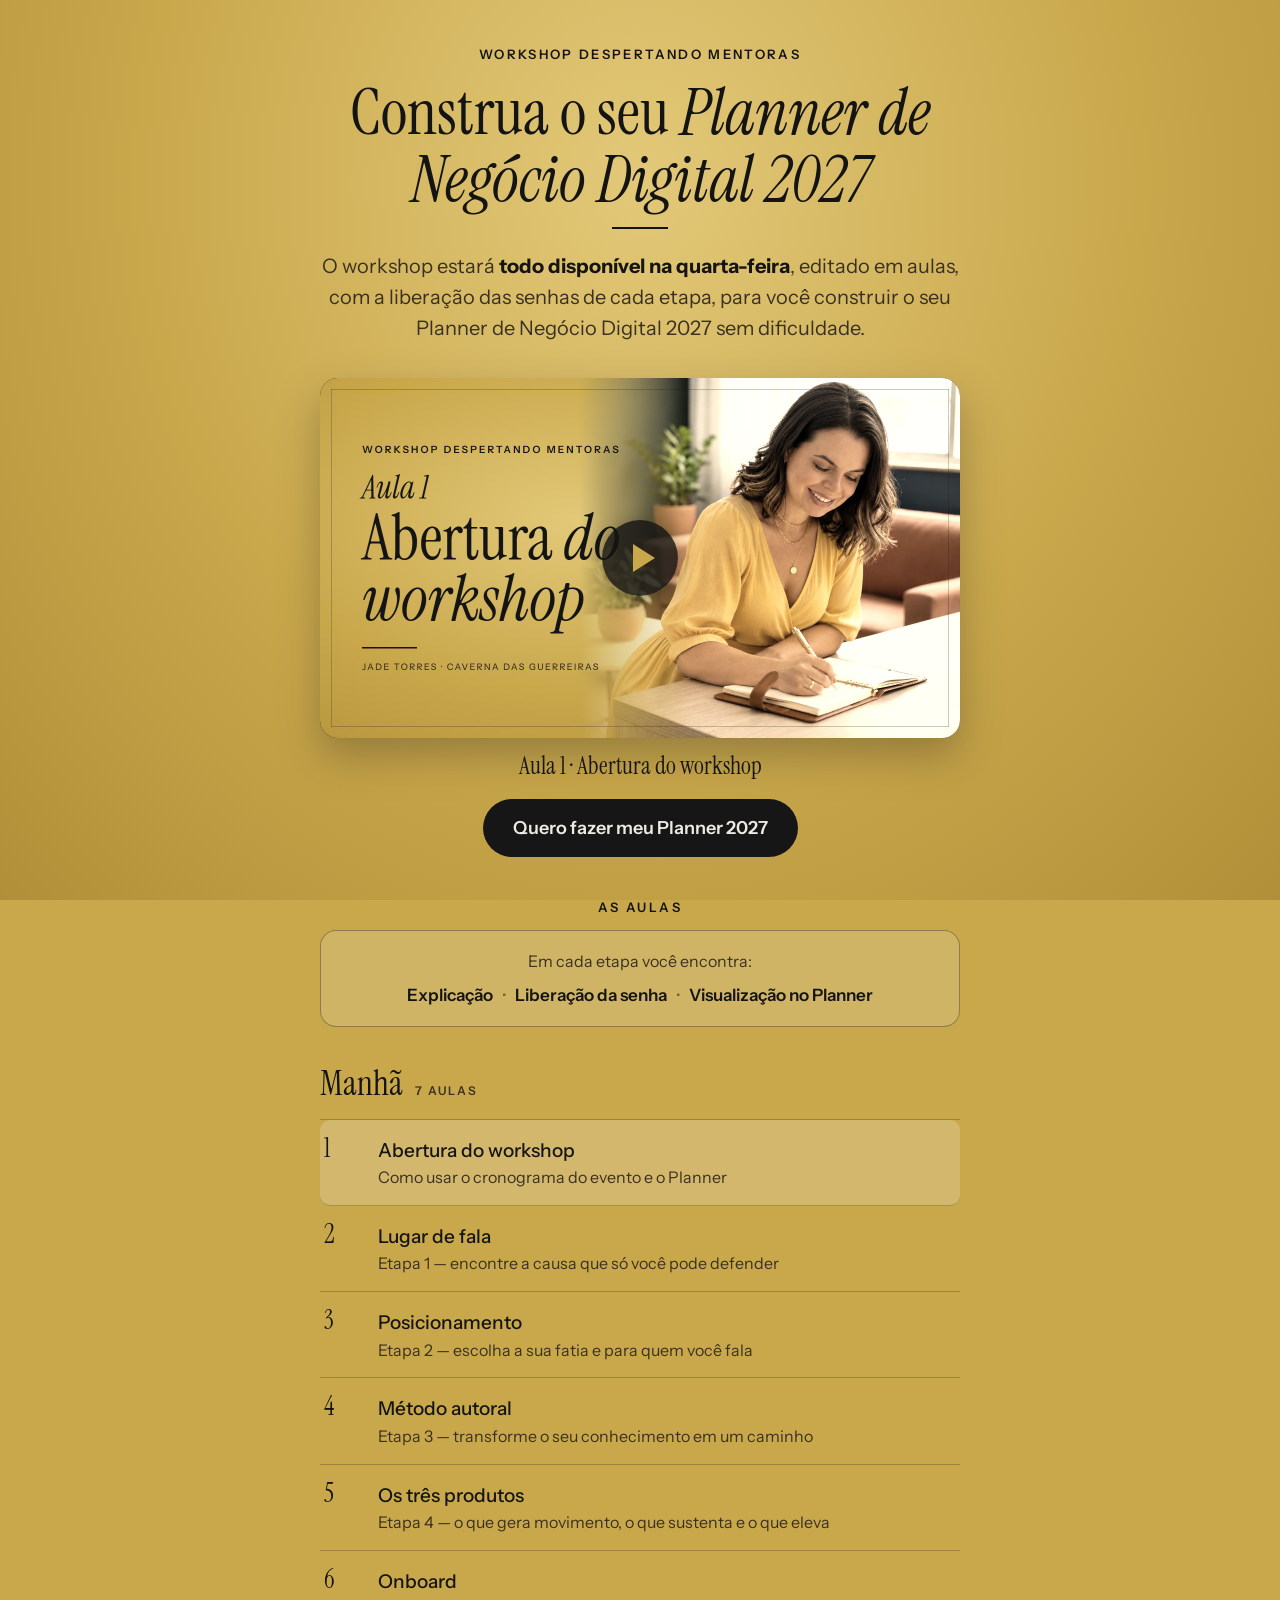
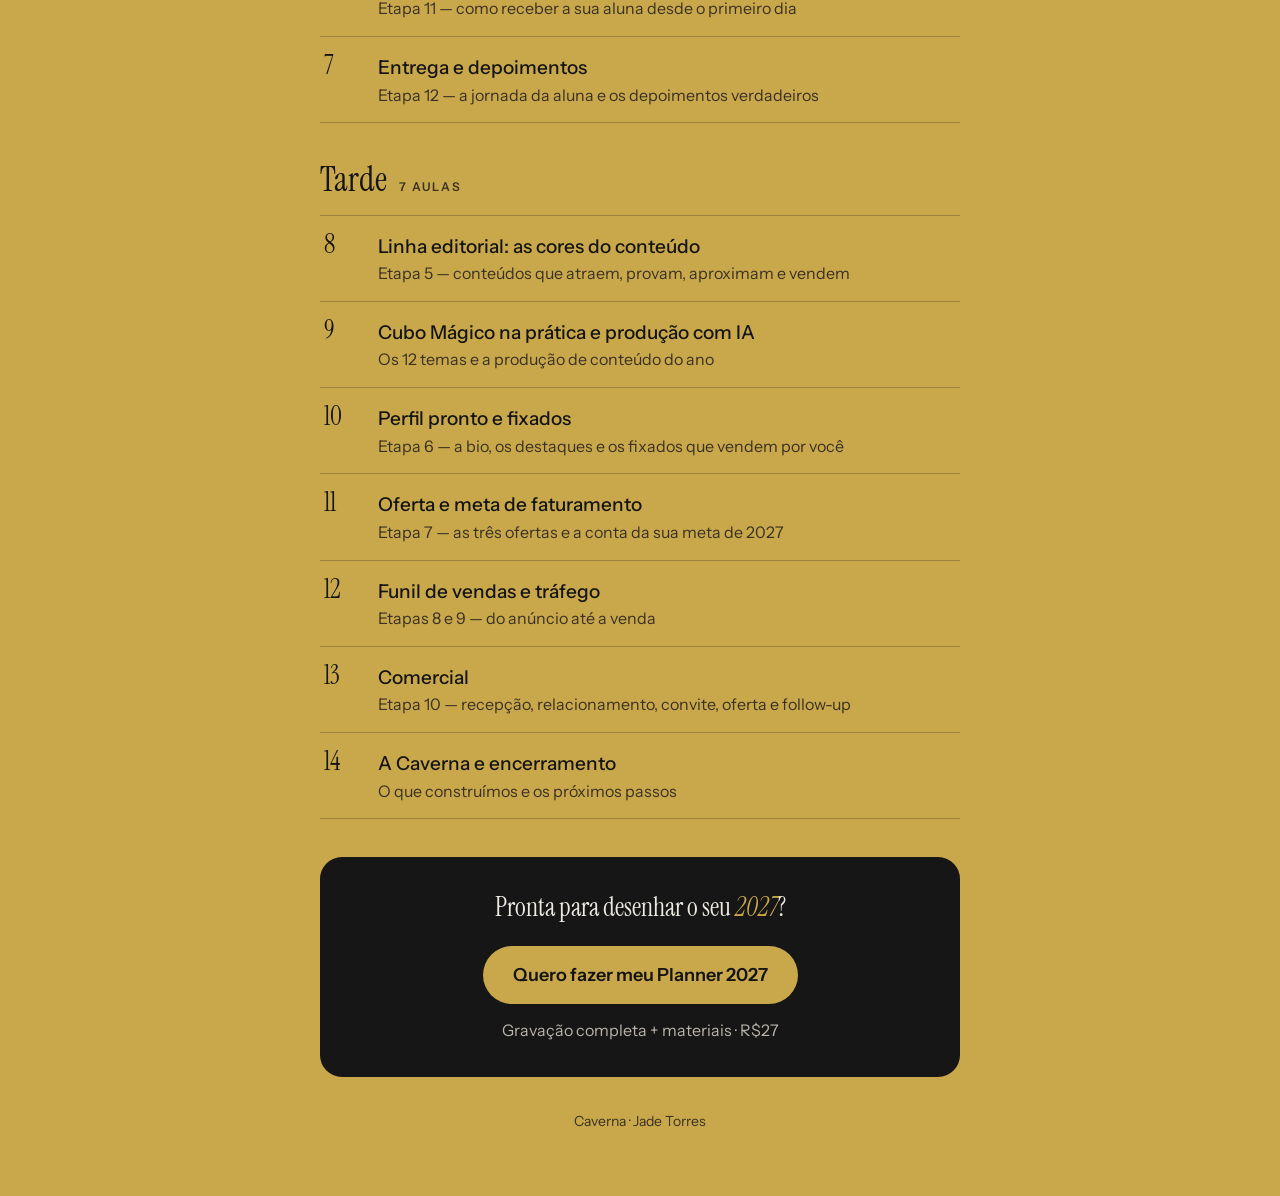
<file: planner2027/index.html>
<!doctype html>
<html lang="pt-BR">
<head>
<meta charset="utf-8">
<meta name="viewport" content="width=device-width,initial-scale=1">
<title>Planner de Negócio Digital 2027</title>
<link rel="preconnect" href="https://fonts.googleapis.com">
<link href="https://fonts.googleapis.com/css2?family=Instrument+Sans:wght@400;500;600&family=Instrument+Serif:ital@0;1&display=swap" rel="stylesheet">
<style>
:root{
  /* Trocar aqui os dois links */
  --tinta:#141414; --texto:#3A3122; --ouro:#C9A84C; --creme:#EDEAE3;
}
*{box-sizing:border-box;margin:0;padding:0}
body{
  min-height:100vh;
  background:radial-gradient(ellipse at 50% 20%,#E2C878 0%,#C9A84C 55%,#B08F38 100%) fixed;
  background-color:#C9A84C;
  color:var(--texto);
  font:400 19px/1.55 "Instrument Sans",sans-serif;
}
main{max-width:680px;margin:0 auto;padding:48px 20px 64px}
.rotulo{font:600 13px/1 "Instrument Sans",sans-serif;letter-spacing:.18em;text-transform:uppercase;color:var(--tinta);text-align:center}
h1{font:400 clamp(40px,9vw,64px)/1.05 "Instrument Serif",serif;color:var(--tinta);text-align:center;margin:18px 0 14px}
h1 em{font-style:italic}
.linha-ouro{width:56px;height:2px;background:var(--tinta);margin:0 auto 22px}
.intro{text-align:center;font-size:20px;color:var(--texto);margin-bottom:34px}
.intro strong{color:var(--tinta)}

.video{position:relative;aspect-ratio:16/9;border-radius:18px;overflow:hidden;background:#161616;box-shadow:0 18px 40px rgba(58,49,34,.35)}
.video iframe{position:absolute;inset:0;width:100%;height:100%;border:0}
.capa-video{position:absolute;inset:0;border:0;padding:0;cursor:pointer;background:#161616}
.capa-video img{width:100%;height:100%;object-fit:cover;display:block}
.capa-video .play{position:absolute;left:50%;top:50%;width:76px;height:76px;margin:-38px 0 0 -38px;border-radius:50%;background:rgba(20,20,20,.82);box-shadow:0 6px 18px rgba(0,0,0,.35)}
.capa-video .play::after{content:"";position:absolute;left:31px;top:24px;border-style:solid;border-width:14px 0 14px 22px;border-color:transparent transparent transparent #C9A84C}
.video .vazio{position:absolute;inset:0;display:flex;align-items:center;justify-content:center;color:#B9B4AA;font-size:16px;text-align:center;padding:20px}
.legenda-video{text-align:center;margin:14px 0 44px;font:400 24px/1.2 "Instrument Serif",serif;color:var(--tinta)}

h2{font:400 34px/1.1 "Instrument Serif",serif;color:var(--tinta);margin:0 0 16px;display:flex;align-items:baseline;gap:12px}
h2 small{font:600 12px/1 "Instrument Sans",sans-serif;letter-spacing:.16em;text-transform:uppercase;color:var(--texto)}
ol{list-style:none;margin-bottom:38px;border-top:1px solid rgba(20,20,20,.25)}
li{display:flex;gap:16px;align-items:baseline;padding:15px 4px;border-bottom:1px solid rgba(20,20,20,.25)}
li .n{font:400 26px/1 "Instrument Serif",serif;color:var(--tinta);min-width:38px}
li .t{color:var(--tinta);font-weight:500}
li .t span{display:block;font-weight:400;font-size:16px;color:var(--texto)}
li.atual{background:rgba(255,255,255,.18);border-radius:10px}

.padrao{border:1px solid rgba(20,20,20,.35);border-radius:16px;padding:18px 16px;text-align:center;margin:0 0 38px;background:rgba(255,255,255,.14)}
.padrao p{font-size:16px;color:var(--texto);margin-bottom:8px}
.passos{display:flex;flex-wrap:wrap;justify-content:center;gap:6px 10px;color:var(--tinta);font-weight:600;font-size:17px}
.passos i{font-style:normal;opacity:.5}
.cta{background:#161616;color:var(--creme);border-radius:22px;padding:34px 24px;text-align:center;margin-top:10px}
.cta p{font:400 26px/1.25 "Instrument Serif",serif;margin-bottom:22px}
.cta p em{color:var(--ouro)}
.botao{display:inline-block;background:var(--ouro);color:var(--tinta);text-decoration:none;font:600 18px/1 "Instrument Sans",sans-serif;padding:20px 30px;border-radius:999px}
.botao:hover{background:#E2C878}
.botao.escuro{background:#161616;color:var(--creme)}
.botao.escuro:hover{background:#2a2926}
html{scroll-behavior:smooth}
.preco{display:block;margin-top:14px;font-size:16px;color:#B9B4AA}
footer{text-align:center;font-size:14px;margin-top:34px;color:var(--texto)}
</style>
</head>
<body>
<main>
  <p class="rotulo">Workshop Despertando Mentoras</p>
  <h1>Construa o seu <em>Planner de Negócio Digital 2027</em></h1>
  <div class="linha-ouro"></div>
  <p class="intro">O workshop estará <strong>todo disponível na quarta-feira</strong>, editado em aulas, com a liberação das senhas de cada etapa, para você construir o seu Planner de Negócio Digital 2027 sem dificuldade.</p>

  <div class="video">
    <button class="capa-video" id="capaVideo" aria-label="Assistir à Aula 1 · Abertura do workshop">
      <img src="capa-aula-01b.jpg" alt="Aula 1 · Abertura do workshop">
      <span class="play"></span>
    </button>
  </div>
  <p class="legenda-video">Aula 1 · Abertura do workshop</p>
  <p style="text-align:center;margin:-26px 0 44px"><a class="botao escuro" href="#comprar">Quero fazer meu Planner 2027</a></p>

  <p class="rotulo" style="margin-bottom:16px">As aulas</p>
  <div class="padrao">
    <p>Em cada etapa você encontra:</p>
    <div class="passos"><span>Explicação</span><i>·</i><span>Liberação da senha</span><i>·</i><span>Visualização no Planner</span></div>
  </div>

  <h2>Manhã <small>7 aulas</small></h2>
  <ol>
    <li class="atual"><span class="n">1</span><span class="t">Abertura do workshop<span>Como usar o cronograma do evento e o Planner</span></span></li>
    <li><span class="n">2</span><span class="t">Lugar de fala<span>Etapa 1 — encontre a causa que só você pode defender</span></span></li>
    <li><span class="n">3</span><span class="t">Posicionamento<span>Etapa 2 — escolha a sua fatia e para quem você fala</span></span></li>
    <li><span class="n">4</span><span class="t">Método autoral<span>Etapa 3 — transforme o seu conhecimento em um caminho</span></span></li>
    <li><span class="n">5</span><span class="t">Os três produtos<span>Etapa 4 — o que gera movimento, o que sustenta e o que eleva</span></span></li>
    <li><span class="n">6</span><span class="t">Onboard<span>Etapa 11 — como receber a sua aluna desde o primeiro dia</span></span></li>
    <li><span class="n">7</span><span class="t">Entrega e depoimentos<span>Etapa 12 — a jornada da aluna e os depoimentos verdadeiros</span></span></li>
  </ol>

  <h2>Tarde <small>7 aulas</small></h2>
  <ol>
    <li><span class="n">8</span><span class="t">Linha editorial: as cores do conteúdo<span>Etapa 5 — conteúdos que atraem, provam, aproximam e vendem</span></span></li>
    <li><span class="n">9</span><span class="t">Cubo Mágico na prática e produção com IA<span>Os 12 temas e a produção de conteúdo do ano</span></span></li>
    <li><span class="n">10</span><span class="t">Perfil pronto e fixados<span>Etapa 6 — a bio, os destaques e os fixados que vendem por você</span></span></li>
    <li><span class="n">11</span><span class="t">Oferta e meta de faturamento<span>Etapa 7 — as três ofertas e a conta da sua meta de 2027</span></span></li>
    <li><span class="n">12</span><span class="t">Funil de vendas e tráfego<span>Etapas 8 e 9 — do anúncio até a venda</span></span></li>
    <li><span class="n">13</span><span class="t">Comercial<span>Etapa 10 — recepção, relacionamento, convite, oferta e follow-up</span></span></li>
    <li><span class="n">14</span><span class="t">A Caverna e encerramento<span>O que construímos e os próximos passos</span></span></li>
  </ol>

  <div class="cta" id="comprar">
    <p>Pronta para desenhar o seu <em>2027</em>?</p>
    <a class="botao" href="https://pay.kiwify.com.br/1V9u3XO" target="_blank" rel="noopener">Quero fazer meu Planner 2027</a>
    <span class="preco">Gravação completa + materiais · R$27</span>
  </div>

  <footer>Caverna · Jade Torres</footer>
</main>
<script>
document.getElementById('capaVideo').addEventListener('click',function(){
  var f=document.createElement('iframe');
  f.src='https://www.youtube.com/embed/5kyNKhqE-TM?rel=0&autoplay=1';
  f.title='Aula 1 · Abertura do workshop';
  f.allow='accelerometer; autoplay; clipboard-write; encrypted-media; gyroscope; picture-in-picture';
  f.allowFullscreen=true;
  this.replaceWith(f);
});
</script>
</body>
</html>
</file>
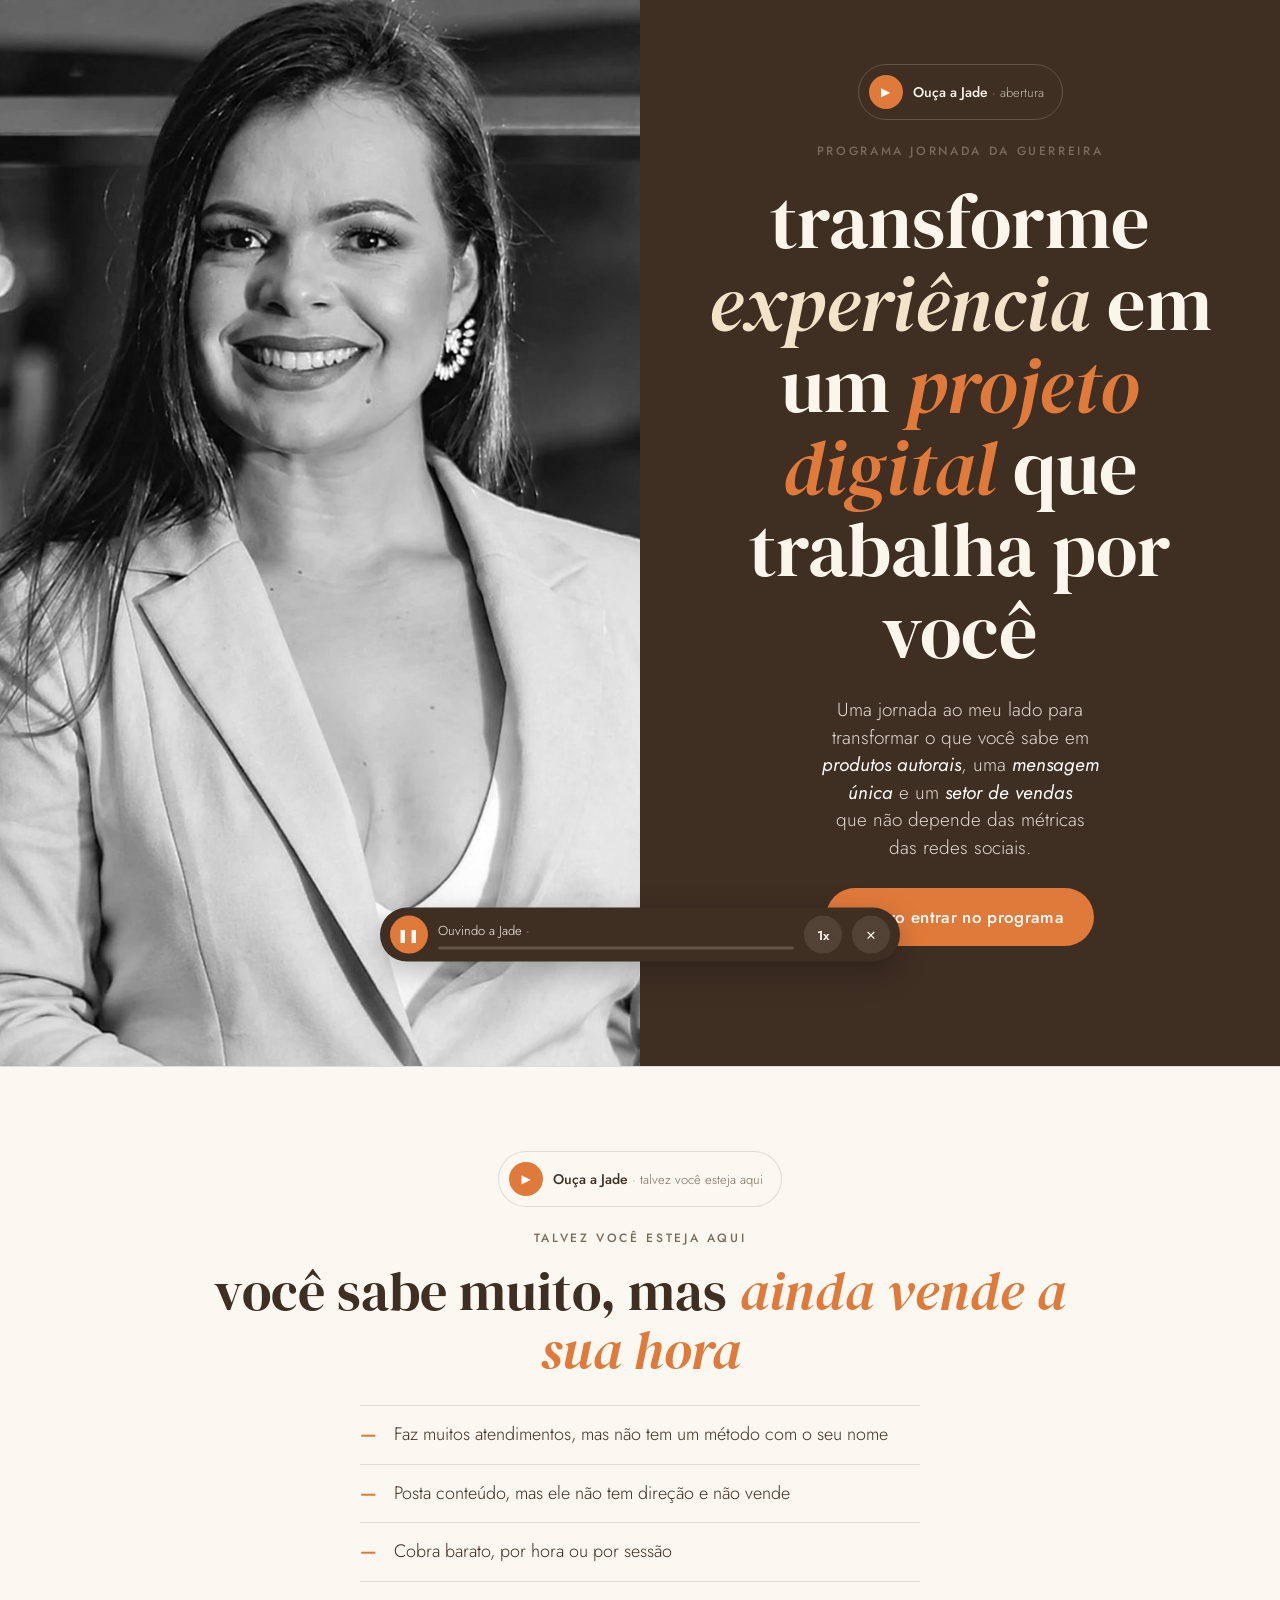
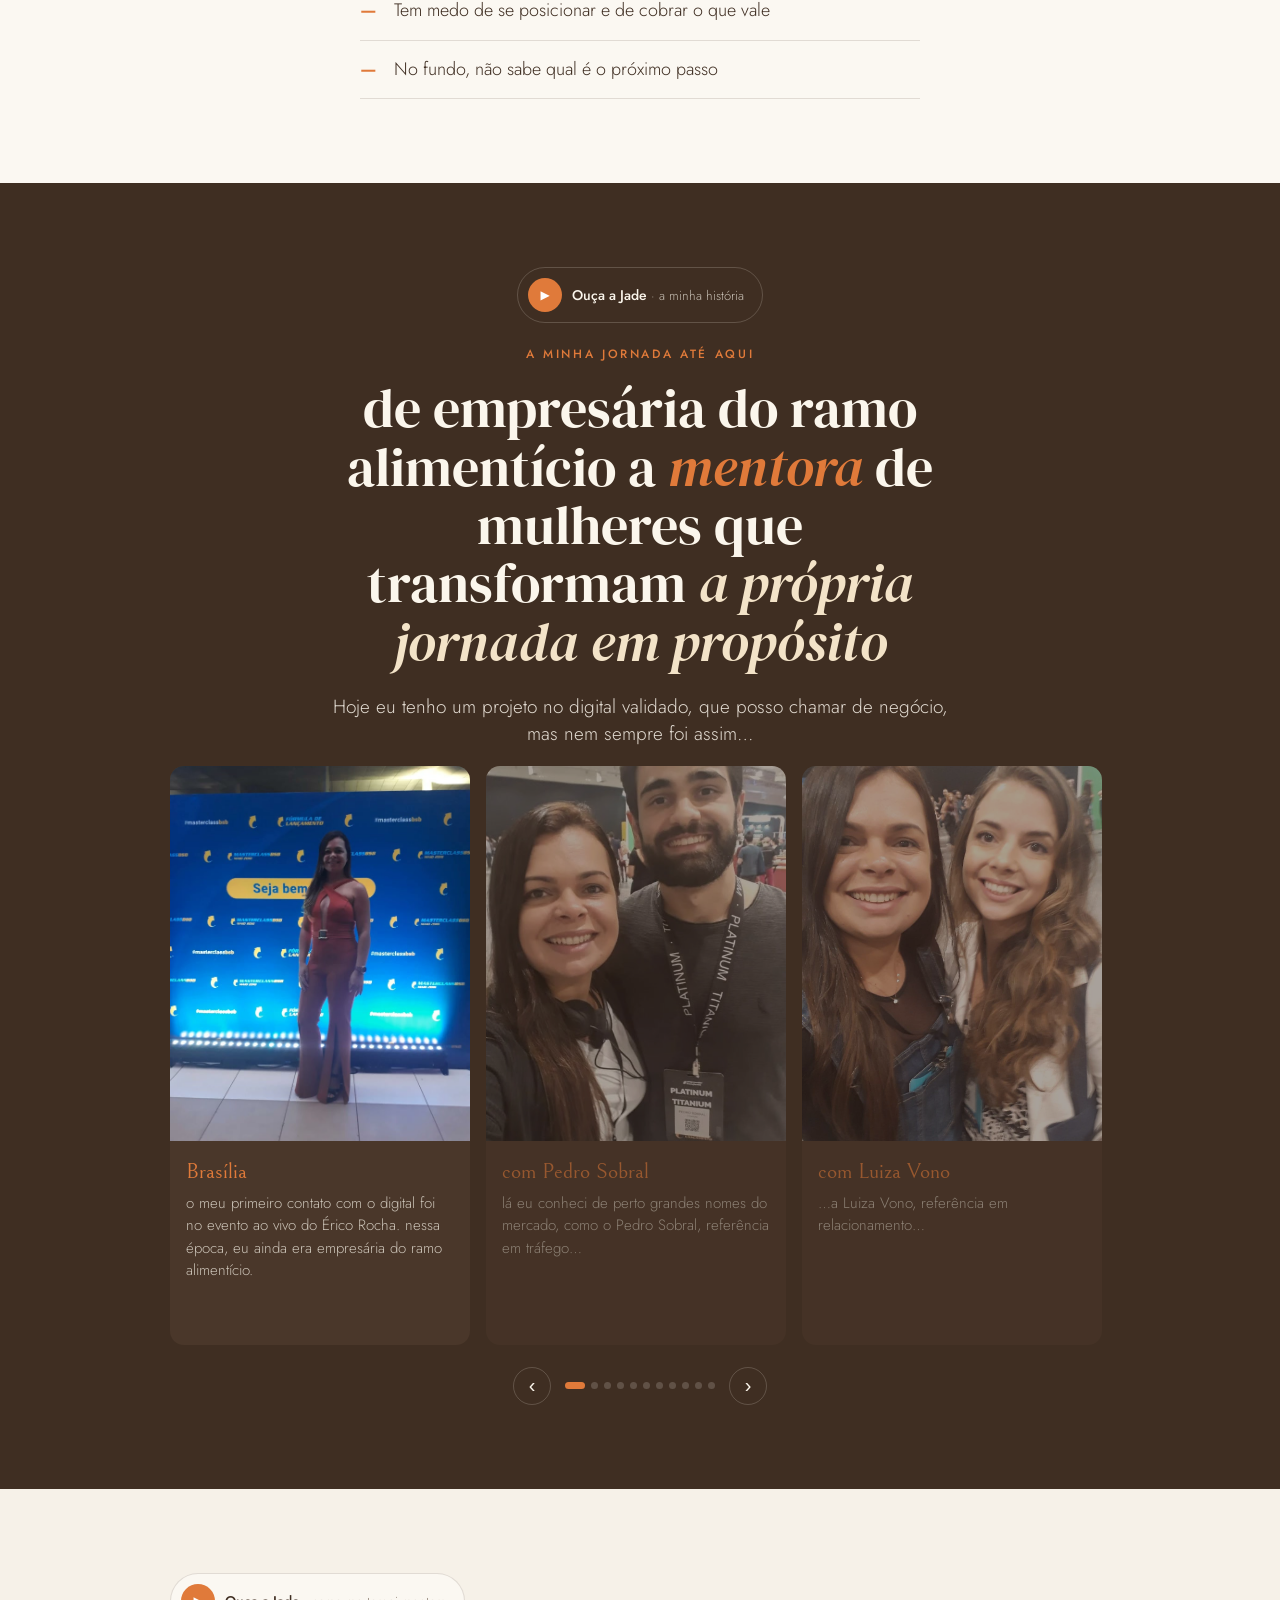
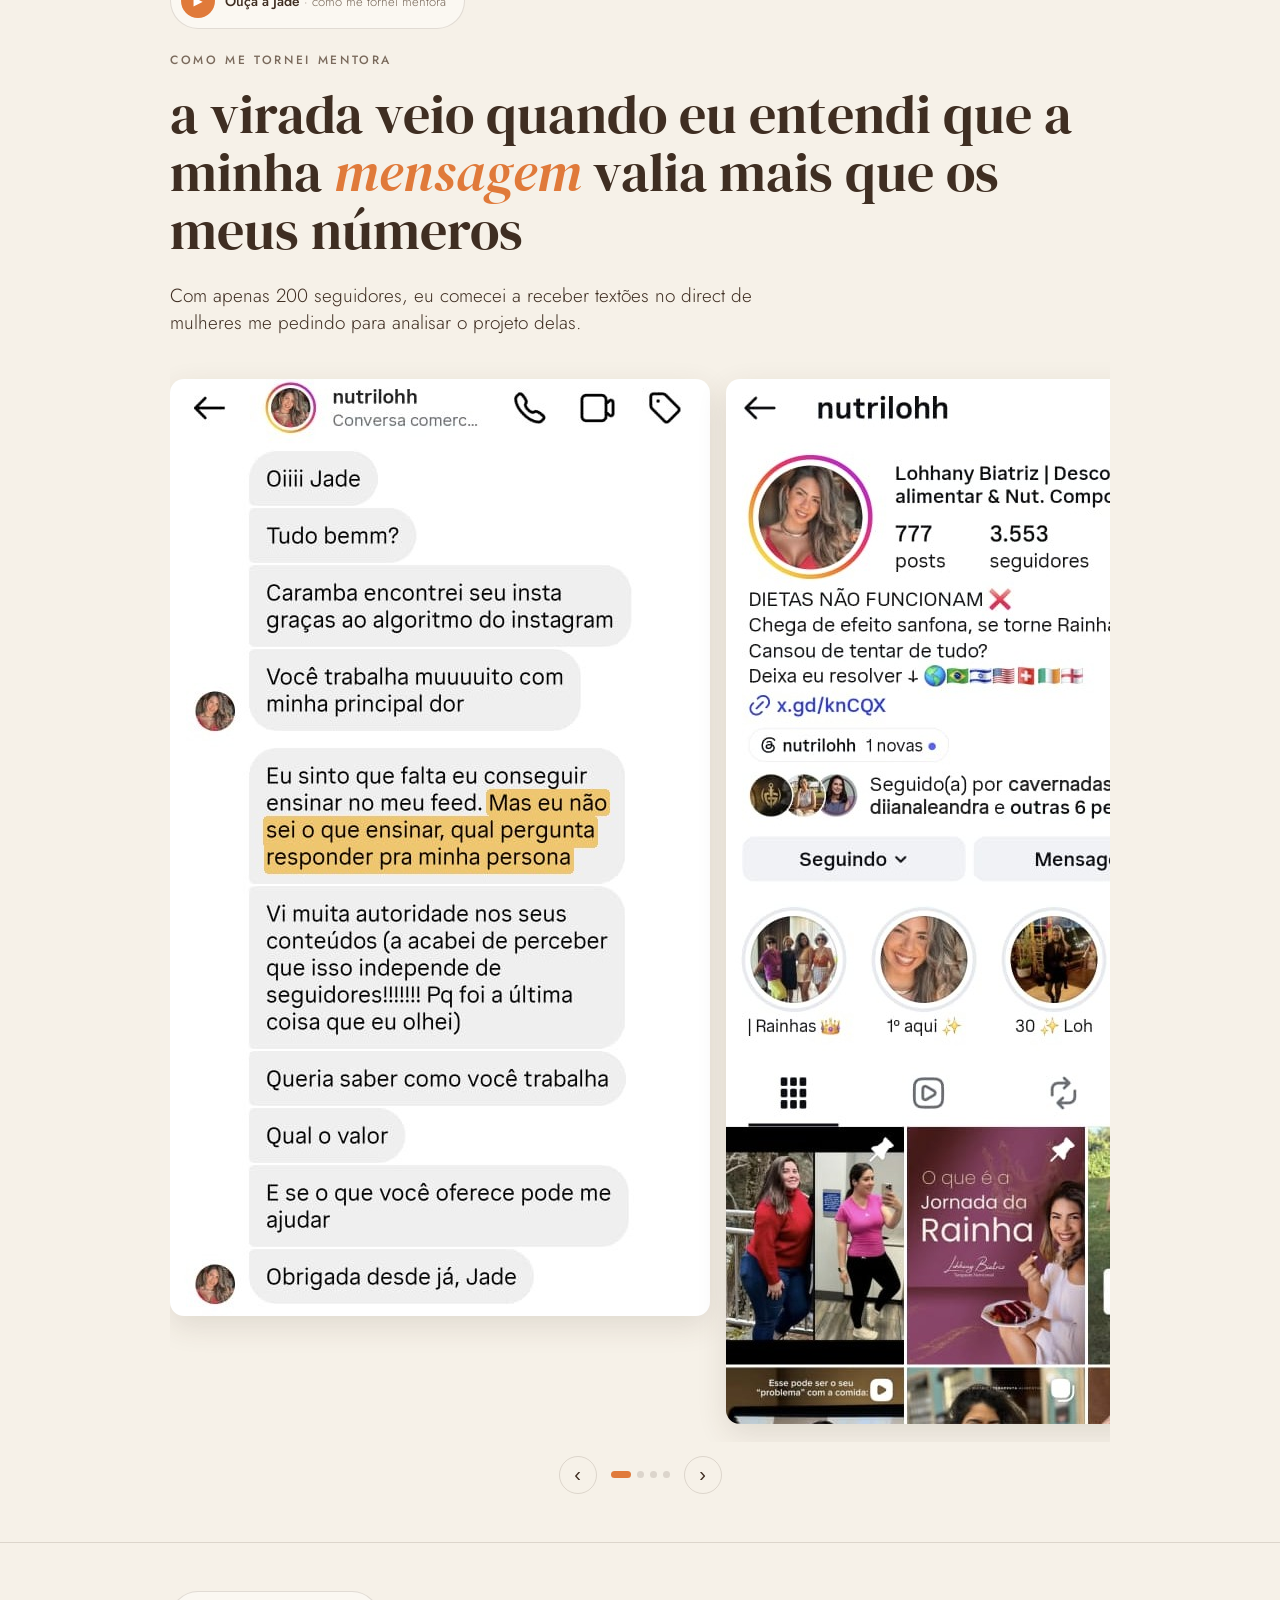
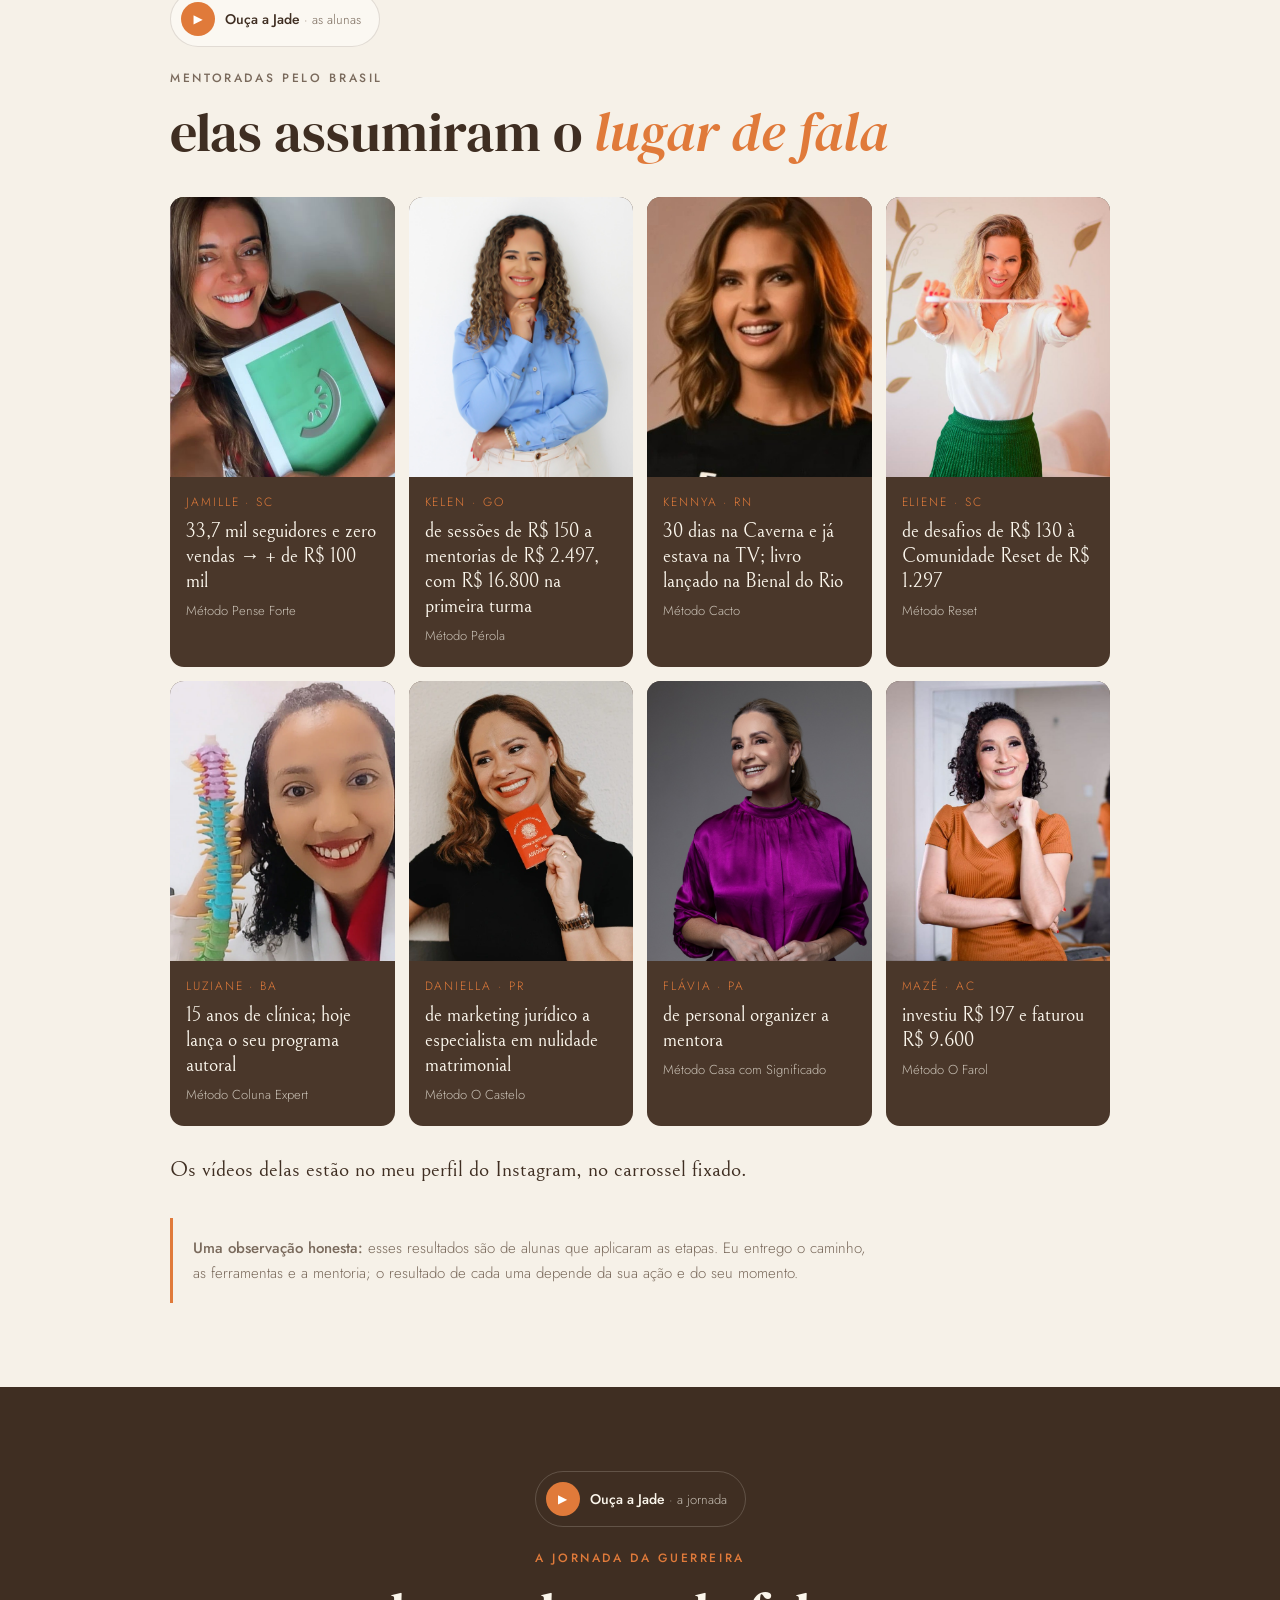
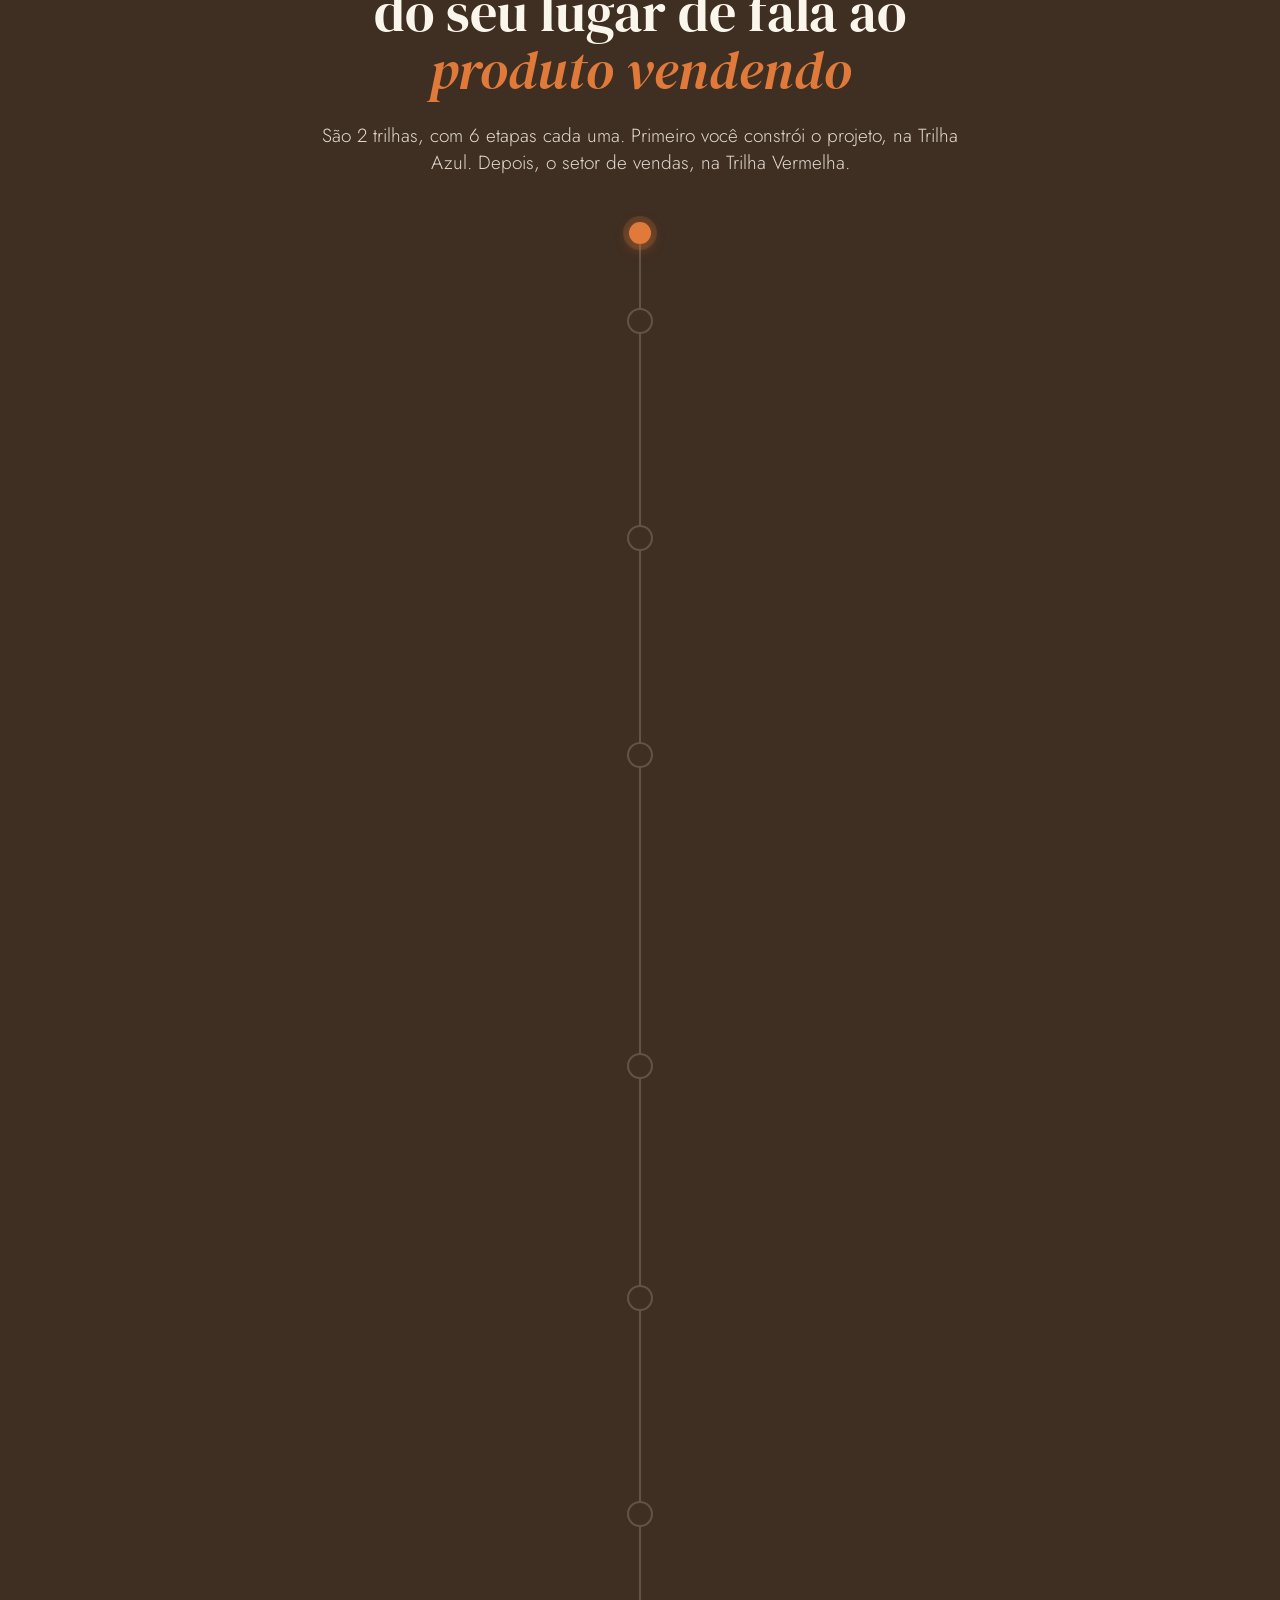
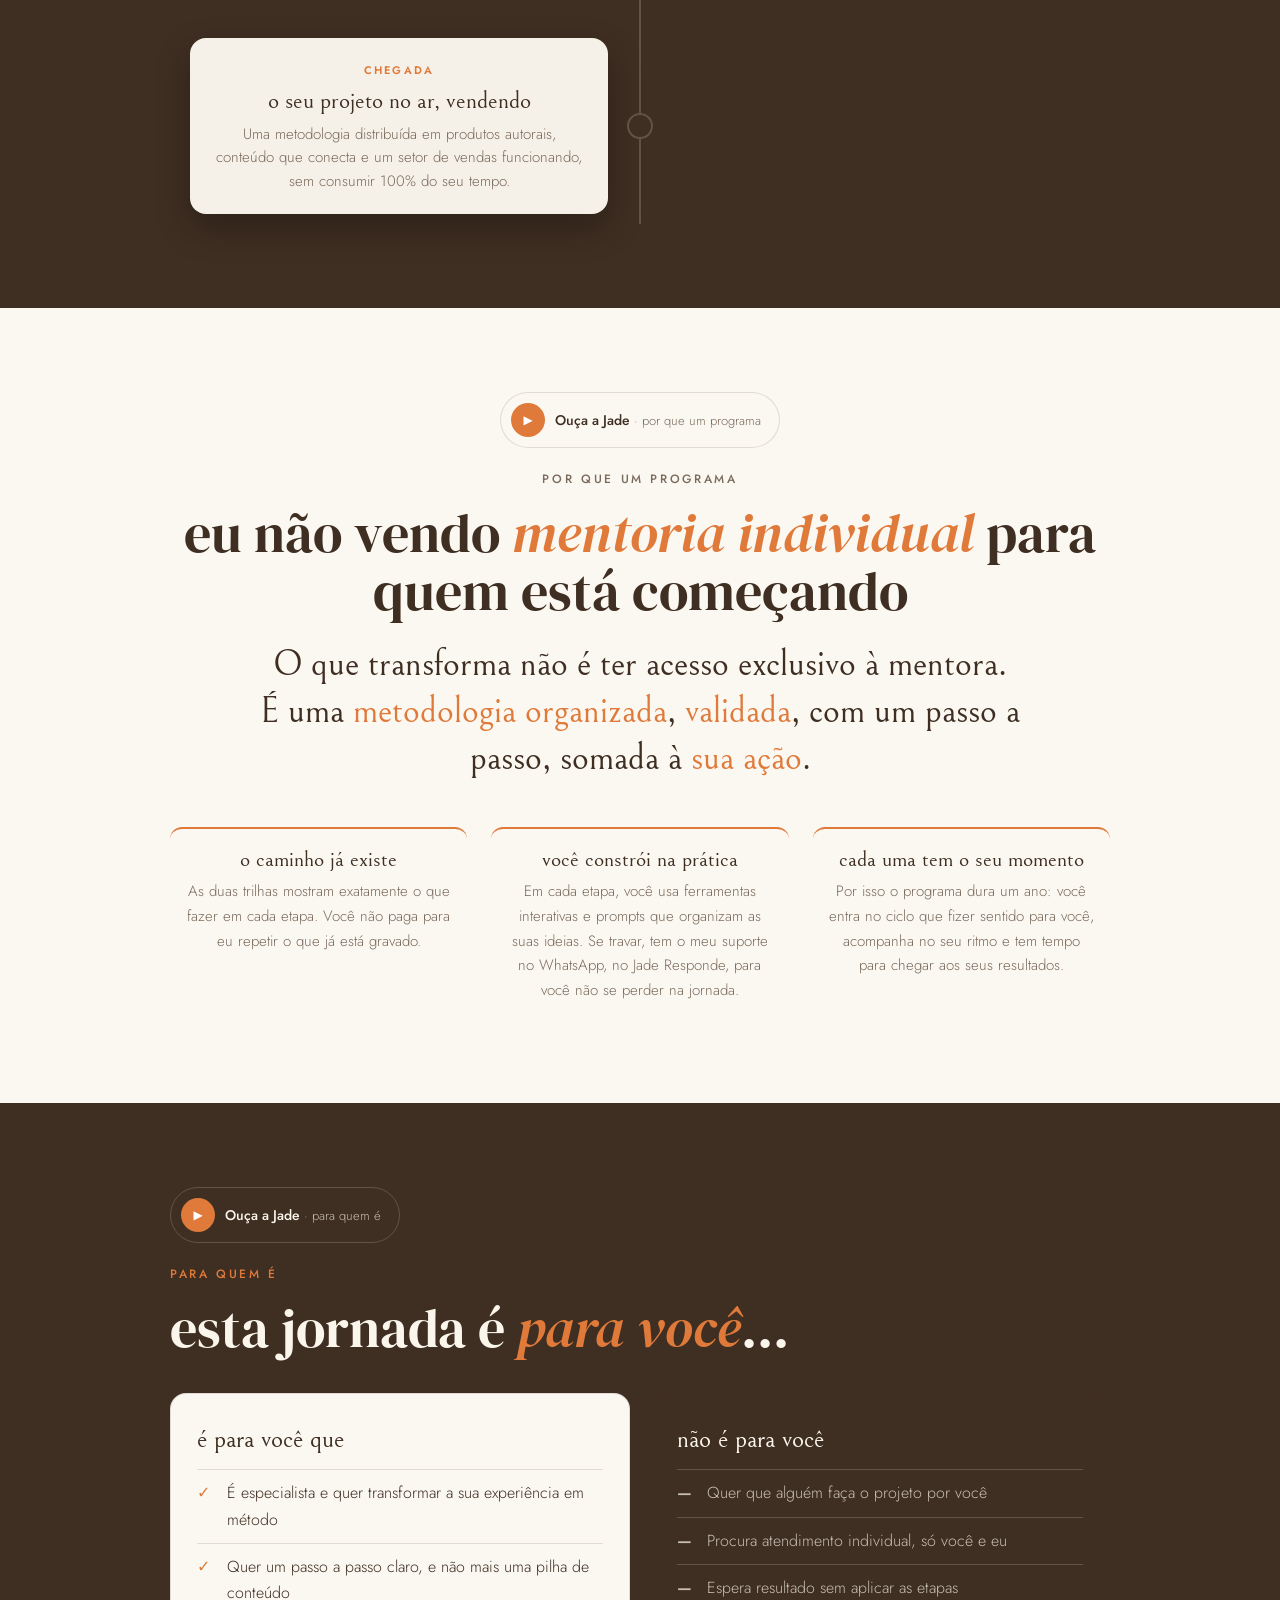
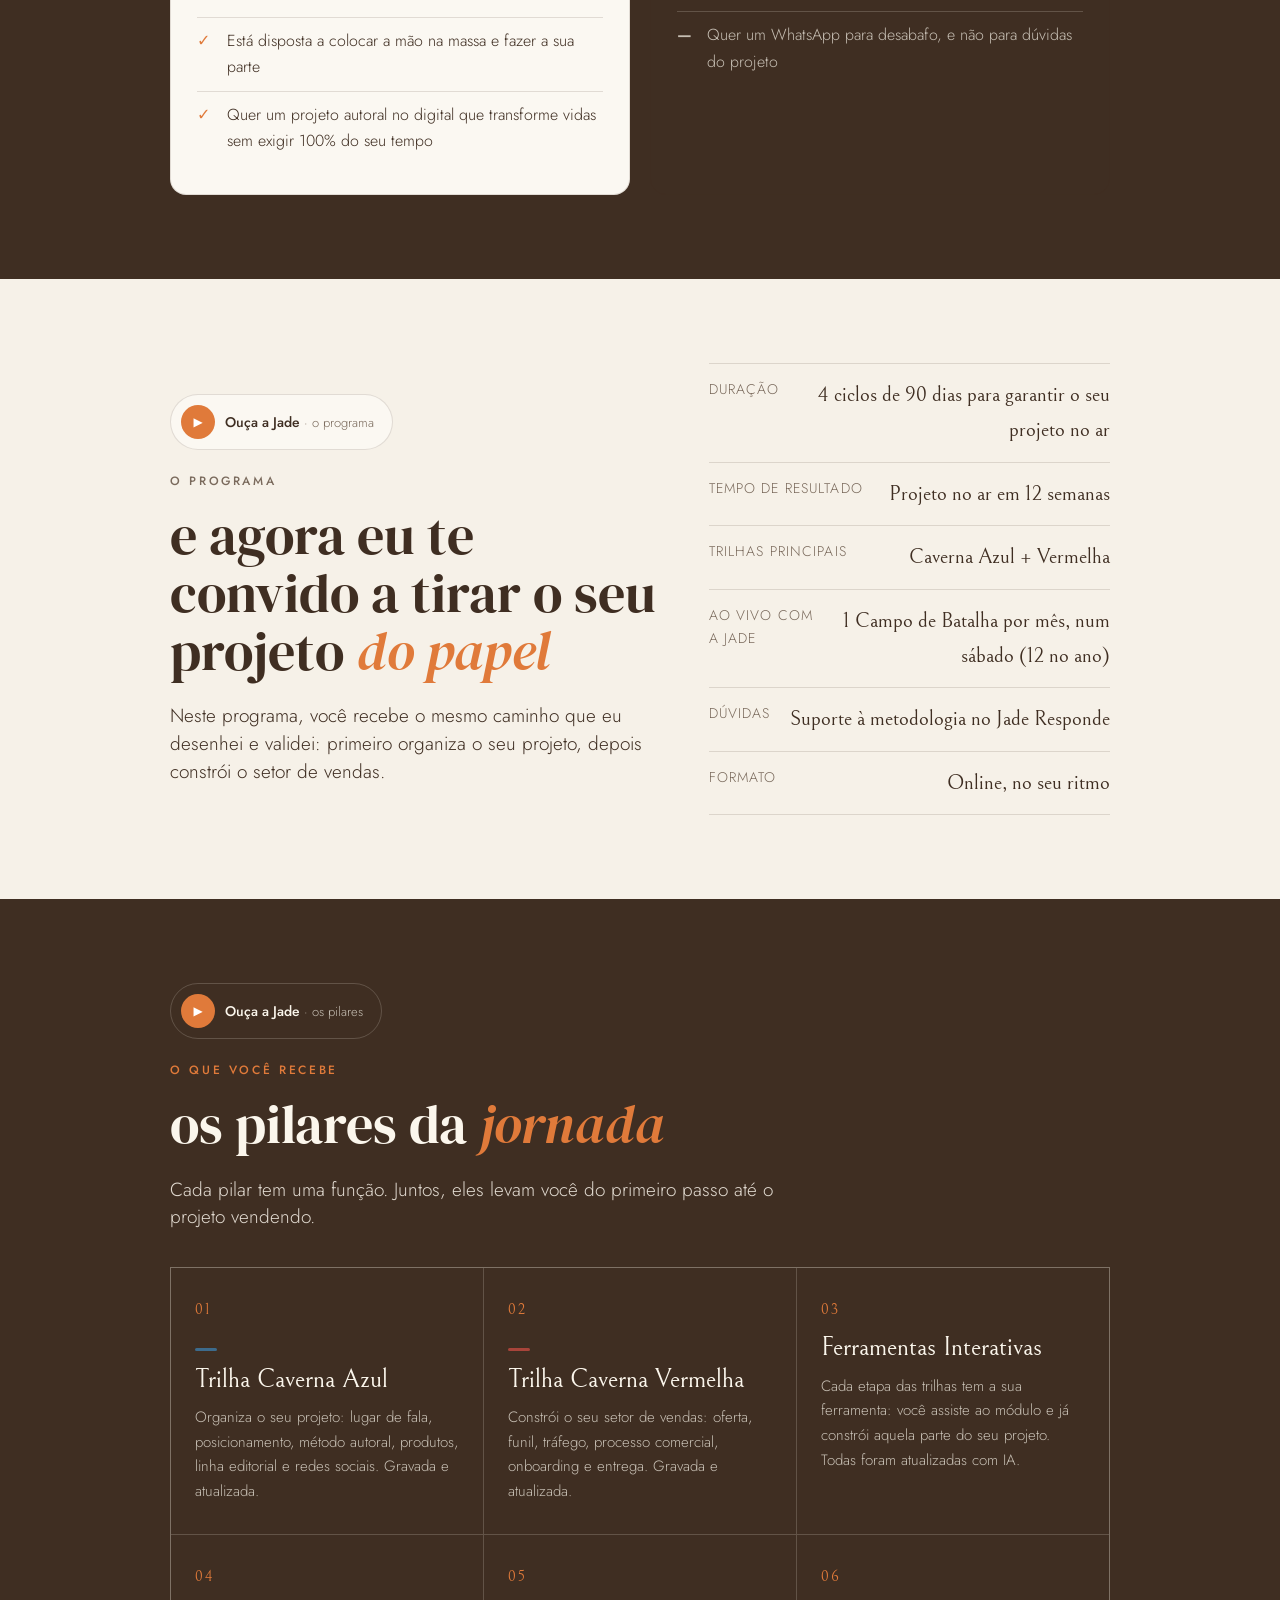
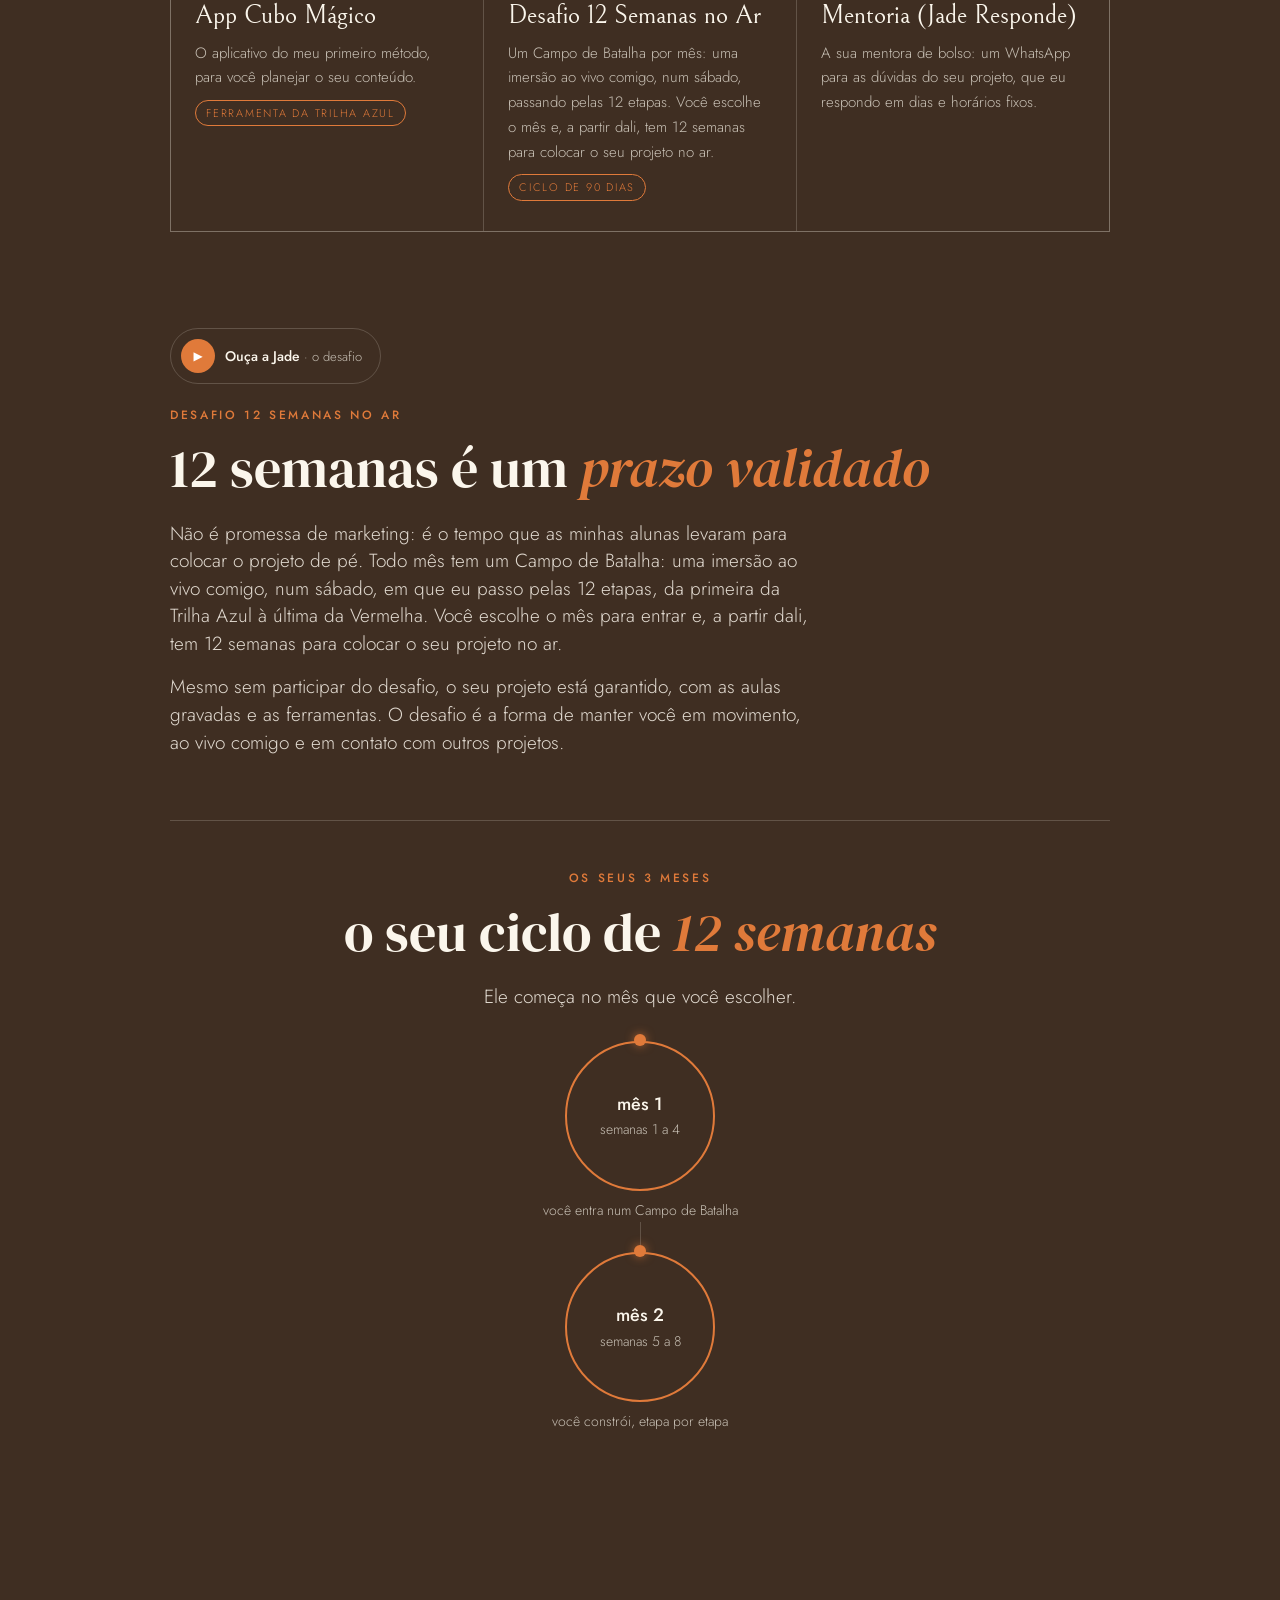
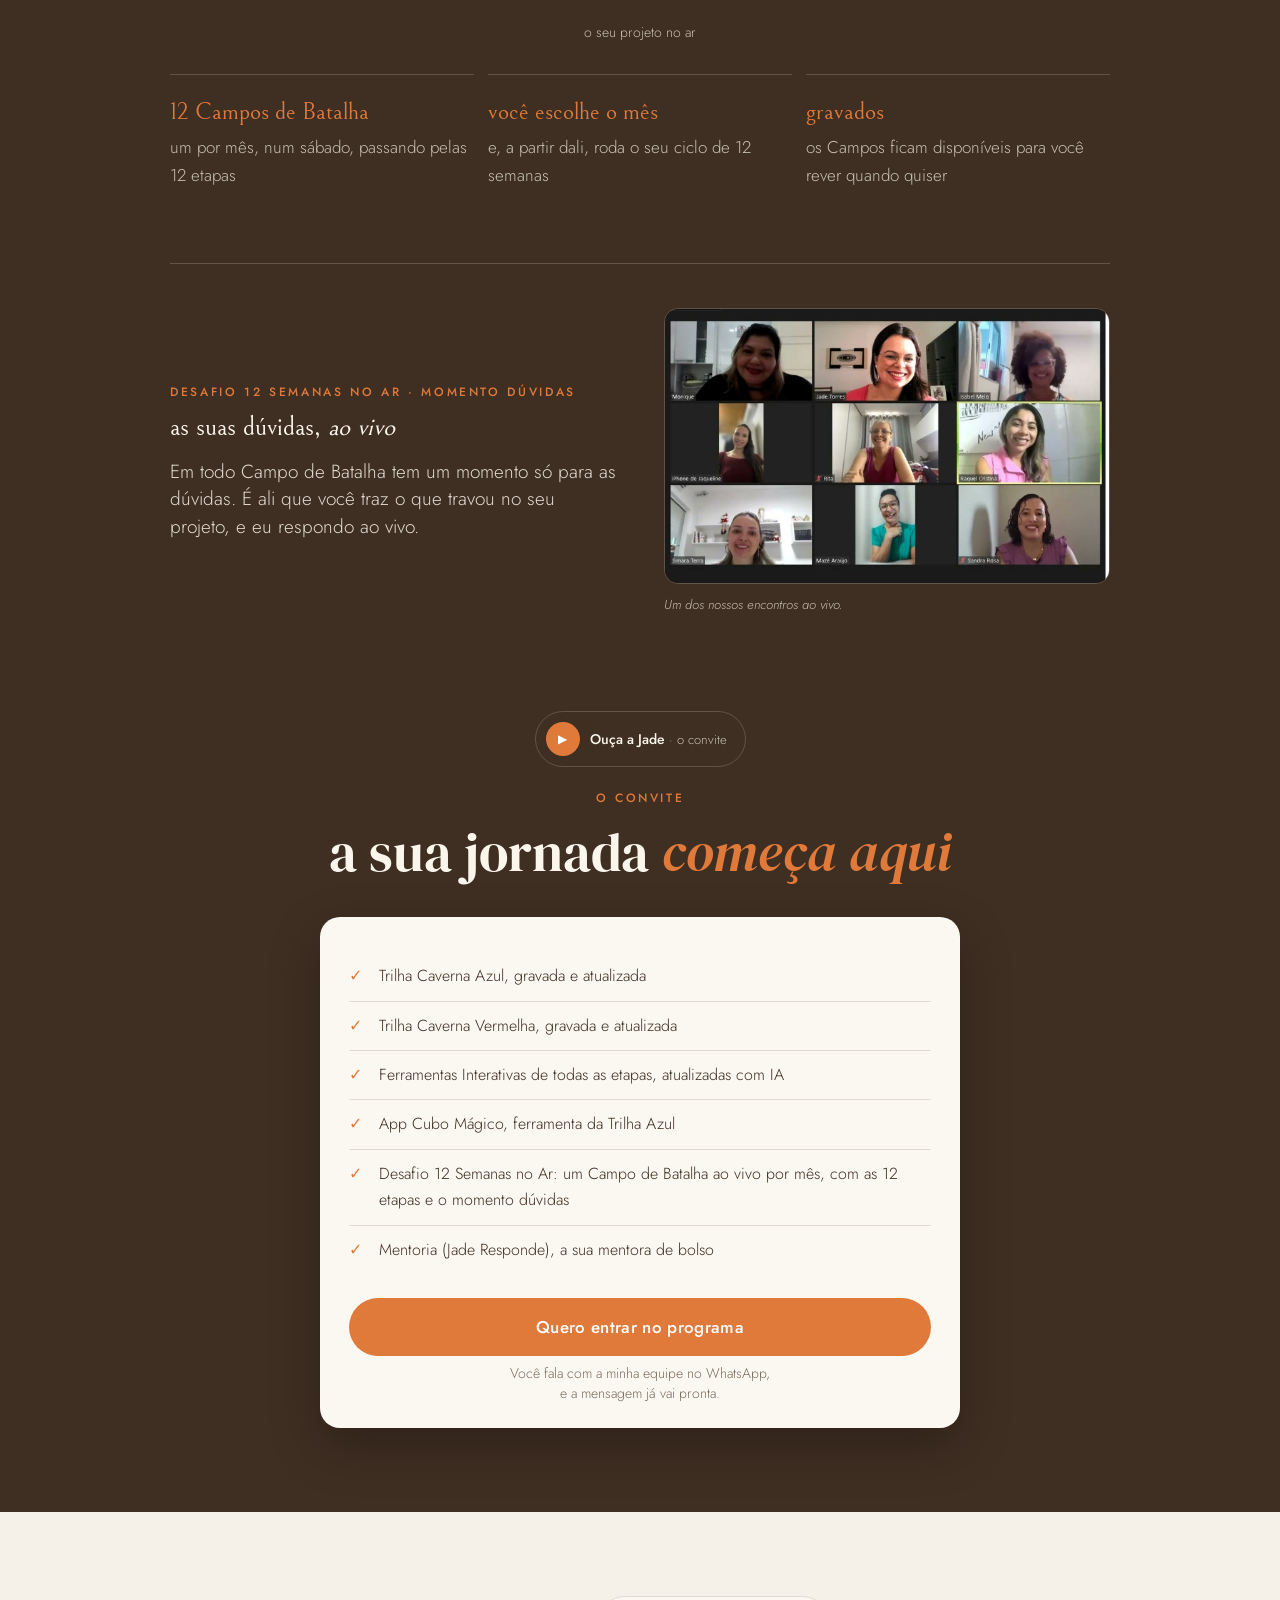
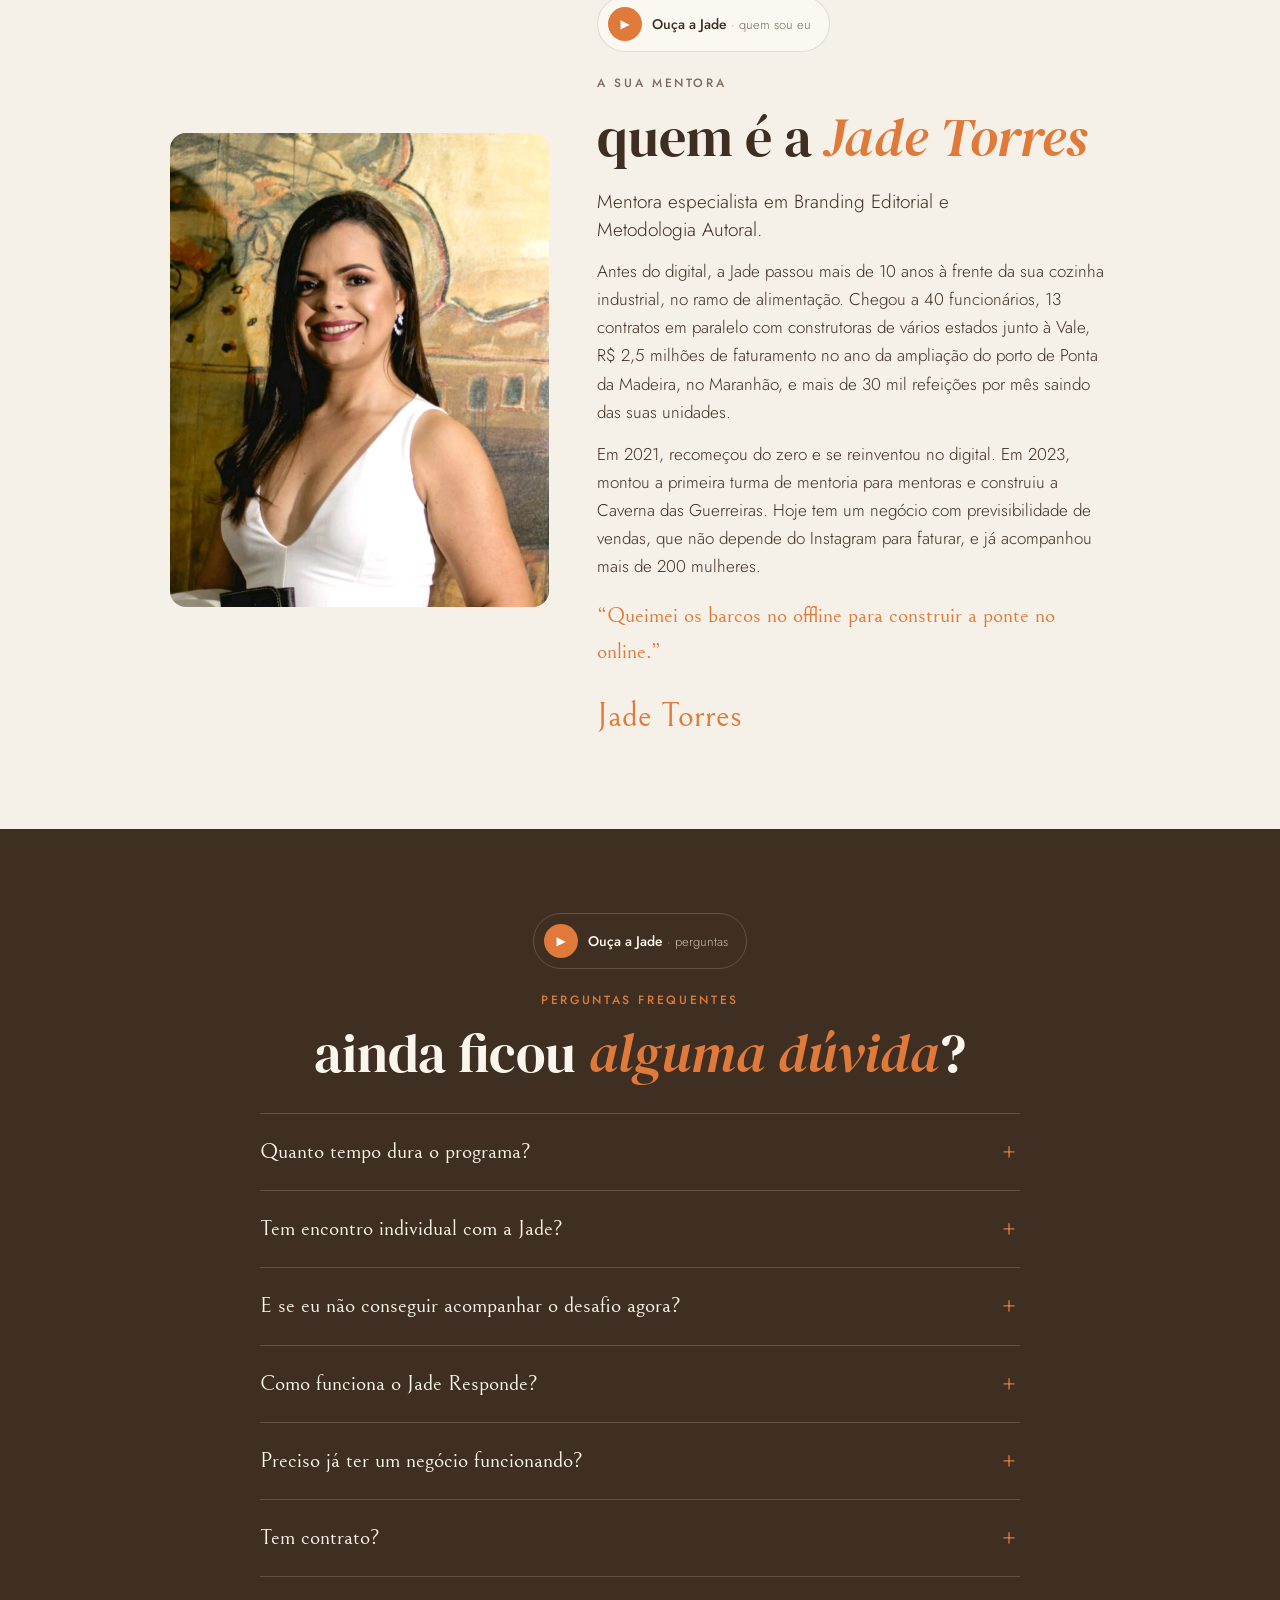
<file: propostajg/index.html>
<!doctype html>
<html lang="pt-BR">
<head>
<meta charset="utf-8">
<meta name="viewport" content="width=device-width, initial-scale=1">
<meta name="robots" content="noindex">
<title>Programa Jornada da Guerreira · Jade Torres</title>
<link rel="preconnect" href="https://fonts.googleapis.com">
<link rel="preconnect" href="https://fonts.gstatic.com" crossorigin>
<!-- as fontes carregam sem travar a página: as animações funcionam mesmo se a internet estiver lenta -->
<link href="https://fonts.googleapis.com/css2?family=Bellefair&family=DM+Serif+Display:ital@0;1&family=Jost:wght@300;400;500;600&display=swap" rel="stylesheet" media="print" onload="this.media='all'">
<noscript><link href="https://fonts.googleapis.com/css2?family=Bellefair&family=DM+Serif+Display:ital@0;1&family=Jost:wght@300;400;500;600&display=swap" rel="stylesheet"></noscript>
<link rel="stylesheet" href="proposta.css?v=20261103-10">
</head>
<body>

<!-- 1 · ABERTURA -->
<header class="abertura">
  <div class="foto"><img id="fotoTopo" src="fotos/topo-opcao-blazer-braco-abaixado.jpg" style="object-position: 50% 15%" alt="Jade Torres sorrindo, de blazer claro">
  </div>
  <div class="texto">
    <div class="ouvir-topo"><button class="ouvir" data-audio="01-abertura"><span class="bola">▶</span><span>Ouça a Jade <span class="sub">· abertura</span></span></button></div>
    <div class="etiqueta">Programa Jornada da Guerreira</div>
    <h1 id="tituloAbertura"><span>transforme</span> <span><i class="exp">experiência</i> em</span> <span>um <em>projeto digital</em></span> <span>que trabalha</span> <span>por você</span></h1>
    <p class="lead" id="subAbertura"><span>Uma jornada ao meu lado para</span><span>transformar o que você sabe em</span><span><i class="dest">produtos autorais</i>, uma <i class="dest">mensagem</i></span><span><i class="dest">única</i> e um <i class="dest">setor de vendas</i></span><span>que não depende das métricas</span><span>das redes sociais.</span></p>
    <a class="botao botao-topo" href="#btWhats">Quero entrar no programa</a>
  </div>
</header>

<!-- 1a · A DOR -->
<section class="papel-fio dor-secao">
  <div class="wrap">
    <div class="ouvir-topo"><button class="ouvir" data-audio="01a-a-dor"><span class="bola">▶</span><span>Ouça a Jade <span class="sub">· talvez você esteja aqui</span></span></button></div>
    <div class="etiqueta">Talvez você esteja aqui</div>
    <h2 class="quebra-cel"><span>você sabe muito,</span> <span>mas <em>ainda vende</em></span> <span><em>a sua hora</em></span></h2>
    <ul class="dor">
      <li>Faz muitos atendimentos, mas não tem um método com o seu nome</li>
      <li>Posta conteúdo, mas ele não tem direção e não vende</li>
      <li>Cobra barato, por hora ou por sessão</li>
      <li>Tem medo de se posicionar e de cobrar o que vale</li>
      <li>No fundo, não sabe qual é o próximo passo</li>
    </ul>
  </div>
</section>

<!-- 1c · A MINHA HISTÓRIA EM FOTOS -->
<section class="escura">
  <!-- a minha história, em fotos: passa sozinha junto com o áudio "quem sou eu" -->
  <div class="wrap historia">
    <div class="ouvir-topo"><button class="ouvir" data-audio="01c-minha-historia"><span class="bola">▶</span><span>Ouça a Jade <span class="sub">· a minha história</span></span></button></div>
    <div class="etiqueta">A minha jornada até aqui</div>
    <h2 class="quebra-cel"><span>de empresária do</span> <span>ramo alimentício</span> <span>a <em>mentora</em></span> <span>de mulheres que</span> <span>transformam</span> <span><i class="exp">a própria jornada</i></span> <span><i class="exp">em propósito</i></span></h2>
    <p class="lead quebra-cel" style="margin:0 auto"><span>Hoje eu tenho um projeto</span> <span>no digital validado, que posso</span> <span>chamar de negócio, mas</span> <span>nem sempre foi assim…</span></p>
    <div class="carrossel" id="carrossel" data-sincronia>
      <figure class="slide" data-tempo="4.8"><img src="fotos/jade-masterclass-erico-2018.jpg" alt="Jade no evento do Érico Rocha, em Brasília"><figcaption><b>Brasília</b>o meu primeiro contato com o digital foi no evento ao vivo do Érico Rocha. nessa época, eu ainda era empresária do ramo alimentício.</figcaption></figure>
      <figure class="slide" data-tempo="11.4"><img src="fotos/jade-pedro-sobral.jpg" alt="Jade com Pedro Sobral"><figcaption><b>com Pedro Sobral</b>lá eu conheci de perto grandes nomes do mercado, como o Pedro Sobral, referência em tráfego…</figcaption></figure>
      <figure class="slide" data-tempo="16.2"><img src="fotos/jade-luiza-vono.jpg" alt="Jade com Luiza Vono"><figcaption><b>com Luiza Vono</b>…a Luiza Vono, referência em relacionamento…</figcaption></figure>
      <figure class="slide" data-tempo="18.1"><img src="fotos/jade-luciana-fiaux.jpg" alt="Jade com Luciana Fiaux"><figcaption><b>com Luciana Fiaux</b>…e a Luciana Fiaux, referência em finanças.</figcaption></figure>
      <figure class="slide" data-tempo="19.8"><img src="fotos/montagem-eventos-guerreiras.jpg" alt="Jade com as alunas nos eventos ao vivo, com espadas"><figcaption><b>o meu primeiro evento</b>voltei tão animada que fiz o meu primeiro evento ao vivo, para me lançar. eu não tinha nicho, lugar de fala nem método: tudo era apenas um sonho.</figcaption></figure>
      <figure class="slide" data-tempo="27.1"><img src="fotos/jade-espada-sem-borda.jpg" style="object-position:50% 0" alt="Jade com a espada erguida"><figcaption><b>as guerreiras</b>eu nem imaginava que a dinâmica com espadas desse evento viraria a marca do meu projeto, e que hoje eu chamaria as minhas alunas de guerreiras.</figcaption></figure>
      <figure class="slide" data-tempo="34.3"><img src="fotos/jade-empresaria-escritorio-recorte.jpg" alt="Jade empresária no escritório"><figcaption><b>o desafio</b>só que eu me deparei com o meu maior desafio: eu não queria levar para o digital o que eu fazia no offline. aos 26 anos, assumi uma empresa de alimentação sem saber cozinhar.</figcaption></figure>
      <figure class="slide" data-tempo="43.1"><img src="fotos/jade-empresaria-sabor-e-saber.jpg" alt="Jade com a equipe da empresa"><figcaption><b>+30 mil refeições por mês</b>liderei uma equipe que chegou a fornecer mais de 30 mil refeições por mês. foi uma grande experiência, mas não era isso que eu queria ensinar.</figcaption></figure>
      <figure class="slide" data-tempo="51.8"><img src="fotos/jade-praia-autoconhecimento.jpg" alt="Jade na praia"><figcaption><b>a busca</b>então, eu mergulhei no autoconhecimento e entendi que eu não sabia quem eu era. fui em busca de me encontrar, tudo isso em paralelo à paixão pelo digital, que tinha acabado de nascer.</figcaption></figure>
      <figure class="slide" data-tempo="60.4"><img src="fotos/jade-cubo-magico-fundo.jpg" alt="Jade com o cubo mágico na mão"><figcaption><b>a luz no fim do túnel</b>veio o meu primeiro método: o Cubo Mágico. ele nasceu do meu planejamento de cardápio, que virou um método de planejamento de conteúdo, e é o mesmo que você recebe no programa.</figcaption></figure>
      <figure class="slide" data-tempo="70.9"><img src="fotos/painel-mentoradas.jpg" alt="Painel de mentoradas"><figcaption><b>+200 mulheres</b>por ele, comecei a receber mentoradas de vários estados do Brasil. hoje, são mais de 200 mulheres que passaram pelas minhas mentorias e foram essenciais para construir e validar o caminho deste programa.</figcaption></figure>
    </div>
    <div class="carrossel-nav"><button class="seta" data-dir="-1" aria-label="Foto anterior">‹</button><div class="pontos" id="pontos"></div><button class="seta" data-dir="1" aria-label="Próxima foto">›</button></div>
  </div>

</section>

<!-- 9b · A VIRADA: OS TEXTÕES NO DIRECT -->
<section class="linho">
  <div class="wrap">
    <div class="ouvir-topo"><button class="ouvir" data-audio="09b-textoes"><span class="bola">▶</span><span>Ouça a Jade <span class="sub">· como me tornei mentora</span></span></button></div>
    <div class="etiqueta">Como me tornei mentora</div>
    <h2 class="quebra-cel"><span>a virada veio</span> <span>quando eu entendi</span> <span>que a minha <em>mensagem</em></span> <span>valia mais que</span> <span>os meus números</span></h2>
    <p class="lead">Com apenas 200 seguidores, eu comecei a receber textões no direct de mulheres me pedindo para analisar o projeto delas.</p>
    <div class="textoes" aria-label="Mensagens que eu recebia no direct">
      <img loading="lazy" src="fotos/direct-lohhany-mensagem-marcado.jpg" alt="Mensagem da Lohhany no direct">
      <img loading="lazy" src="fotos/direct-lohhany-perfil.jpg?v=2" alt="Perfil da Lohhany no Instagram">
      <img loading="lazy" src="fotos/direct-kennya-mensagem-marcado.jpg" alt="Mensagem da Kennya no direct pedindo análise do projeto">
      <img loading="lazy" src="fotos/direct-kennya-perfil-bio-aberta.jpg" alt="Perfil da Kennya no Instagram">
    </div>
    <div class="carrossel-nav nav-textoes"><button class="seta" data-t="-1" aria-label="Print anterior">‹</button><div class="pontos" id="pontosTextoes"></div><button class="seta" data-t="1" aria-label="Próximo print">›</button></div>
  </div>
</section>

<!-- 10 · DEPOIMENTOS -->
<section class="linho">
  <div class="wrap">
    <div class="ouvir-topo"><button class="ouvir" data-audio="10-depoimentos"><span class="bola">▶</span><span>Ouça a Jade <span class="sub">· as alunas</span></span></button></div>
    <div class="etiqueta">Mentoradas pelo Brasil</div>
    <h2>elas assumiram o <em>lugar de fala</em></h2>
    <div class="galeria">
      <div class="dep"><div class="img"><img loading="lazy" src="fotos/jamille-placa-kiwify.jpg" alt="Jamille Secchi"></div><div class="txt"><div class="nome">Jamille · SC</div><div class="res">33,7 mil seguidores e zero vendas → + de R$ 100 mil</div><div class="met">Método Pense Forte</div></div></div>
      <div class="dep"><div class="img"><img loading="lazy" src="fotos/kelen-foto.jpg" alt="Kelen Cristina"></div><div class="txt"><div class="nome">Kelen · GO</div><div class="res">de sessões de R$ 150 a mentorias de R$ 2.497, com R$ 16.800 na primeira turma</div><div class="met">Método Pérola</div></div></div>
      <div class="dep"><div class="img"><img loading="lazy" src="fotos/kennya-capa-video.jpg" alt="Kennya Gralha"></div><div class="txt"><div class="nome">Kennya · RN</div><div class="res">30 dias na Caverna e já estava na TV; livro lançado na Bienal do Rio</div><div class="met">Método Cacto</div></div></div>
      <div class="dep"><div class="img"><img loading="lazy" src="fotos/eliene-capa-video.jpg" alt="Eliene"></div><div class="txt"><div class="nome">Eliene · SC</div><div class="res">de desafios de R$ 130 à Comunidade Reset de R$ 1.297</div><div class="met">Método Reset</div></div></div>
      <div class="dep"><div class="img"><img loading="lazy" src="fotos/luziane-capa-video-vertical.jpg" alt="Luziane Mendes"></div><div class="txt"><div class="nome">Luziane · BA</div><div class="res">15 anos de clínica; hoje lança o seu programa autoral</div><div class="met">Método Coluna Expert</div></div></div>
      <div class="dep"><div class="img"><img loading="lazy" src="fotos/daniella-foto.jpg" alt="Daniella Reis"></div><div class="txt"><div class="nome">Daniella · PR</div><div class="res">de marketing jurídico a especialista em nulidade matrimonial</div><div class="met">Método O Castelo</div></div></div>
      <div class="dep"><div class="img"><img loading="lazy" src="fotos/flavia-foto-sorrindo.jpg" alt="Flávia"></div><div class="txt"><div class="nome">Flávia · PA</div><div class="res">de personal organizer a mentora</div><div class="met">Método Casa com Significado</div></div></div>
      <div class="dep"><div class="img"><img loading="lazy" src="fotos/maze-foto.jpg" alt="Mazé Araújo"></div><div class="txt"><div class="nome">Mazé · AC</div><div class="res">investiu R$ 197 e faturou R$ 9.600</div><div class="met">Método O Farol</div></div></div>
    </div>
    <p class="perfil">Os vídeos delas estão no meu perfil do Instagram, no carrossel fixado.</p>
    <p class="honesta"><strong>Uma observação honesta:</strong> esses resultados são de alunas que aplicaram as etapas. Eu entrego o caminho, as ferramentas e a mentoria; o resultado de cada uma depende da sua ação e do seu momento.</p>
  </div>
</section>

<!-- 1b · A JORNADA DA GUERREIRA -->
<section class="jg fundo-escuro" id="jornada">
  <div class="wrap">
    <div class="topo">
      <div class="ouvir-topo"><button class="ouvir" data-audio="01b-jornada-da-guerreira"><span class="bola">▶</span><span>Ouça a Jade <span class="sub">· a jornada</span></span></button></div>
      <div class="etiqueta">A Jornada da Guerreira</div>
      <h2>do seu lugar de fala ao <em>produto vendendo</em></h2>
      <p class="lead" style="margin:0 auto">São 2 trilhas, com 6 etapas cada uma. Primeiro você constrói o projeto, na Trilha Azul. Depois, o setor de vendas, na Trilha Vermelha.</p>
    </div>

    <div class="linha" id="linhaJornada" data-sincronia>
      <div class="trilho"></div><div class="feito" id="feito"></div><div class="bola-guia" id="bolaGuia"></div>

      <div class="parada az esq" data-tempo="0.1"><span class="no"></span><div class="cartao"><div class="qual">Trilha Azul · etapas 1 e 2</div><h3>Lugar de Fala + Posicionamento</h3><p>Você descobre de onde fala e para quem fala. Sai com a sua fatia de mercado e o seu posicionamento claro.</p></div></div>

      <div class="parada az dir" data-tempo="8.7"><span class="no"></span><div class="cartao"><div class="qual">Trilha Azul · etapas 3 e 4</div><h3>Método Autoral + Produtos do Método</h3><p>A sua trajetória vira um método com o seu nome, e dele nascem os seus produtos.</p></div></div>

      <div class="parada az esq" data-tempo="17.9"><span class="no"></span><div class="cartao"><div class="qual">Trilha Azul · etapas 5 e 6</div><h3>Linha Editorial + Redes Sociais</h3><p>Você define sobre o que falar e como, e arruma bio, destaques e fixados para atrair a cliente certa.</p></div></div>

      <div class="parada troca" data-tempo="26.9"><span class="no"></span><div class="cartao virada">projeto construído. agora, o <b>setor de vendas</b>.</div></div>

      <div class="parada vm dir" data-tempo="35.2"><span class="no"></span><div class="cartao"><div class="qual">Trilha Vermelha · etapas 1 e 2</div><h3>Oferta Irresistível + Funil de Captação</h3><p>Você junta os seus produtos numa oferta que vende e monta o caminho para a cliente chegar até ela.</p></div></div>

      <div class="parada vm esq" data-tempo="43.2"><span class="no"></span><div class="cartao"><div class="qual">Trilha Vermelha · etapas 3 e 4</div><h3>Tráfego Pago e Orgânico + Processo Comercial</h3><p>Você leva gente para o funil, com anúncio e conteúdo, e organiza a conversa que transforma interesse em venda.</p></div></div>

      <div class="parada vm dir" data-tempo="52.0"><span class="no"></span><div class="cartao"><div class="qual">Trilha Vermelha · etapas 5 e 6</div><h3>Onboarding + Entrega do Produto</h3><p>Você recebe bem quem comprou e entrega um produto que gera resultado e depoimento.</p></div></div>

      <div class="parada marco esq" data-tempo="59.8"><span class="no"></span><div class="cartao"><div class="qual">Chegada</div><h3>o seu projeto no ar, vendendo</h3><p>Uma metodologia distribuída em produtos autorais, conteúdo que conecta e um setor de vendas funcionando, sem consumir 100% do seu tempo.</p></div></div>
    </div>
  </div>
</section>

<!-- 11 · POR QUE NÃO É INDIVIDUAL -->
<section class="centro">
  <div class="wrap">
    <div class="ouvir-topo"><button class="ouvir" data-audio="11-por-que-grupo"><span class="bola">▶</span><span>Ouça a Jade <span class="sub">· por que um programa</span></span></button></div>
    <div class="etiqueta">Por que um programa</div>
    <h2>eu não vendo <em>mentoria individual</em> para quem está começando</h2>
    <p class="citacao quebra-cel"><span>O que transforma não é ter</span> <span>acesso exclusivo à mentora.</span> <span>É uma <em>metodologia organizada</em>,</span> <span><em>validada</em>, com um passo a passo,</span> <span>somada à <em>sua ação</em>.</span></p>
    <div class="tres">
      <div><h3>o caminho já existe</h3><p>As duas trilhas mostram exatamente o que fazer em cada etapa. Você não paga para eu repetir o que já está gravado.</p></div>
      <div><h3>você constrói na prática</h3><p>Em cada etapa, você usa ferramentas interativas e prompts que organizam as suas ideias. Se travar, tem o meu suporte no WhatsApp, no Jade Responde, para você não se perder na jornada.</p></div>
      <div><h3>cada uma tem o seu momento</h3><p>Por isso o programa dura um ano: você entra no ciclo que fizer sentido para você, acompanha no seu ritmo e tem tempo para chegar aos seus resultados.</p></div>
    </div>
  </div>
</section>

<!-- 9 · PARA QUEM -->
<section class="escura">
  <div class="wrap">
    <div class="ouvir-topo"><button class="ouvir" data-audio="09-para-quem"><span class="bola">▶</span><span>Ouça a Jade <span class="sub">· para quem é</span></span></button></div>
    <div class="etiqueta">Para quem é</div>
    <h2>esta jornada é <em>para você</em>...</h2>
    <div class="quem">
      <div class="sim">
        <h3>é para você que</h3>
        <ul>
          <li>É especialista e quer transformar a sua experiência em método</li>
          <li>Quer um passo a passo claro, e não mais uma pilha de conteúdo</li>
          <li>Está disposta a colocar a mão na massa e fazer a sua parte</li>
          <li>Quer um projeto autoral no digital que transforme vidas sem exigir 100% do seu tempo</li>
        </ul>
      </div>
      <div class="nao">
        <h3>não é para você</h3>
        <ul>
          <li>Quer que alguém faça o projeto por você</li>
          <li>Procura atendimento individual, só você e eu</li>
          <li>Espera resultado sem aplicar as etapas</li>
          <li>Quer um WhatsApp para desabafo, e não para dúvidas do projeto</li>
        </ul>
      </div>
    </div>
  </div>
</section>

<!-- 2 · O QUE É -->
<section class="linho">
  <div class="wrap grade-2">
    <div>
      <div class="ouvir-topo"><button class="ouvir" data-audio="02-o-programa"><span class="bola">▶</span><span>Ouça a Jade <span class="sub">· o programa</span></span></button></div>
      <div class="etiqueta">O programa</div>
      <h2>e agora eu te convido a tirar o seu projeto <em>do papel</em></h2>
      <p class="lead">Neste programa, você recebe o mesmo caminho que eu desenhei e validei: primeiro organiza o seu projeto, depois constrói o setor de vendas.</p>
    </div>
    <div class="ficha">
      <div><span>Duração</span><span>4 ciclos de 90 dias para garantir o seu projeto no ar</span></div>
      <div><span>Tempo de resultado</span><span>Projeto no ar em 12 semanas</span></div>
      <div><span>Trilhas principais</span><span>Caverna Azul + Vermelha</span></div>
      <div><span>Ao vivo com a Jade</span><span>1 Campo de Batalha por mês, num sábado (12 no ano)</span></div>
      <div><span>Dúvidas</span><span>Suporte à metodologia no Jade Responde</span></div>
      <div><span>Formato</span><span>Online, no seu ritmo</span></div>
    </div>
  </div>
</section>

<!-- 3 · PILARES -->
<section class="escura">
  <div class="wrap">
    <div class="ouvir-topo"><button class="ouvir" data-audio="03-pilares"><span class="bola">▶</span><span>Ouça a Jade <span class="sub">· os pilares</span></span></button></div>
    <div class="etiqueta">O que você recebe</div>
    <h2>os pilares da <em>jornada</em></h2>
    <p class="lead">Cada pilar tem uma função. Juntos, eles levam você do primeiro passo até o projeto vendendo.</p>
    <div class="pilares">
      <div class="pilar"><div class="num">01</div><h3><span class="marca" style="background:var(--azul)"></span><br>Trilha Caverna Azul</h3><p>Organiza o seu projeto: lugar de fala, posicionamento, método autoral, produtos, linha editorial e redes sociais. Gravada e atualizada.</p></div>
      <div class="pilar"><div class="num">02</div><h3><span class="marca" style="background:var(--vermelho)"></span><br>Trilha Caverna Vermelha</h3><p>Constrói o seu setor de vendas: oferta, funil, tráfego, processo comercial, onboarding e entrega. Gravada e atualizada.</p></div>
      <div class="pilar"><div class="num">03</div><h3>Ferramentas Interativas</h3><p>Cada etapa das trilhas tem a sua ferramenta: você assiste ao módulo e já constrói aquela parte do seu projeto. Todas foram atualizadas com IA.</p></div>
      <div class="pilar"><div class="num">04</div><h3>App Cubo Mágico</h3><p>O aplicativo do meu primeiro método, para você planejar o seu conteúdo.</p><span class="bonus">ferramenta da Trilha Azul</span></div>
      <div class="pilar"><div class="num">05</div><h3>Desafio 12 Semanas no Ar</h3><p>Um Campo de Batalha por mês: uma imersão ao vivo comigo, num sábado, passando pelas 12 etapas. Você escolhe o mês e, a partir dali, tem 12 semanas para colocar o seu projeto no ar.</p><span class="bonus">ciclo de 90 dias</span></div>
      <div class="pilar"><div class="num">06</div><h3>Mentoria (Jade Responde)</h3><p>A sua mentora de bolso: um WhatsApp para as dúvidas do seu projeto, que eu respondo em dias e horários fixos.</p></div>
    </div>
  </div>
</section>

<!-- 4 · DESAFIO 12 SEMANAS NO AR -->
<section class="escura desafio">
  <div class="wrap">
    <div class="ouvir-topo"><button class="ouvir" data-audio="04-desafio"><span class="bola">▶</span><span>Ouça a Jade <span class="sub">· o desafio</span></span></button></div>
    <div class="etiqueta">Desafio 12 Semanas no Ar</div>
    <h2>12 semanas é um <em>prazo validado</em></h2>
    <p class="lead">Não é promessa de marketing: é o tempo que as minhas alunas levaram para colocar o projeto de pé. Todo mês tem um Campo de Batalha: uma imersão ao vivo comigo, num sábado, em que eu passo pelas 12 etapas, da primeira da Trilha Azul à última da Vermelha. Você escolhe o mês para entrar e, a partir dali, tem 12 semanas para colocar o seu projeto no ar.</p>
    <p class="lead" style="margin-top:16px">Mesmo sem participar do desafio, o seu projeto está garantido, com as aulas gravadas e as ferramentas. O desafio é a forma de manter você em movimento, ao vivo comigo e em contato com outros projetos.</p>

    <div data-sincronia>
    <div class="ano-topo">
      <div class="etiqueta">Os seus 3 meses</div>
      <h2 class="quebra-cel"><span>o seu ciclo de</span> <span><em>12 semanas</em></span></h2>
      <p class="lead">Ele começa no mês que você escolher.</p>
    </div>
    <div class="ano" aria-label="O seu ciclo de 12 semanas">
      <div class="passo ciclo" data-tempo="21.3"><span class="orbita"></span><b>mês 1<br><small>semanas 1 a 4</small></b></div><small class="leg">você entra num Campo de Batalha</small>
      <div class="passo ciclo" data-tempo="23.7"><span class="orbita"></span><b>mês 2<br><small>semanas 5 a 8</small></b></div><small class="leg">você constrói, etapa por etapa</small>
      <div class="passo ciclo" data-tempo="26.0"><span class="orbita"></span><b>mês 3<br><small>semanas 9 a 12</small></b></div><small class="leg">o seu projeto no ar</small>
    </div>
    </div>
    <div class="formato">
      <div><b>12 Campos de Batalha</b>um por mês, num sábado, passando pelas 12 etapas</div>
      <div><b>você escolhe o mês</b>e, a partir dali, roda o seu ciclo de 12 semanas</div>
      <div><b>gravados</b>os Campos ficam disponíveis para você rever quando quiser</div>
    </div>

    <div class="modelo momento-duvidas">
      <div>
        <div class="etiqueta">Desafio 12 Semanas no Ar · momento dúvidas</div>
        <h3 class="sub-desafio">as suas dúvidas, <em>ao vivo</em></h3>
        <p class="lead">Em todo Campo de Batalha tem um momento só para as dúvidas. É ali que você traz o que travou no seu projeto, e eu respondo ao vivo.</p>
      </div>
      <div>
        <div class="zoom"><img loading="lazy" src="fotos/jade-com-mentoradas-zoom.jpg" alt="Jade ao vivo pelo Zoom com as alunas"></div>
        <p class="legenda">Um dos nossos encontros ao vivo.</p>
      </div>
    </div>
  </div>
</section>

<!-- 13 · INVESTIMENTO E CONVITE -->
<section class="centro escura" id="convite">
  <div class="wrap">
    <div class="ouvir-topo"><button class="ouvir" data-audio="13-convite"><span class="bola">▶</span><span>Ouça a Jade <span class="sub">· o convite</span></span></button></div>
    <div class="etiqueta">O convite</div>
    <h2>a sua jornada <em>começa aqui</em></h2>
    <div class="oferta">
      <ul>
        <li>Trilha Caverna Azul, gravada e atualizada</li>
        <li>Trilha Caverna Vermelha, gravada e atualizada</li>
        <li>Ferramentas Interativas de todas as etapas, atualizadas com IA</li>
        <li>App Cubo Mágico, ferramenta da Trilha Azul</li>
        <li>Desafio 12 Semanas no Ar: um Campo de Batalha ao vivo por mês, com as 12 etapas e o momento dúvidas</li>
        <li>Mentoria (Jade Responde), a sua mentora de bolso</li>
      </ul>
      <div class="preco so-kadna">
        <div class="de">Investimento · 1 ano</div>
        <b>R$ 3.297</b>
        <div class="p"><a href="https://pay.kiwify.com.br/fjyq9eD" target="_blank" rel="noopener" style="color:var(--citrico)">pagamento pela Kiwify</a></div>
      </div>
      <a class="botao" id="btWhats" href="#" target="_blank" rel="noopener">Quero entrar no programa</a>
      <p class="sob-botao"><span>Você fala com a minha equipe no WhatsApp,</span> <span>e a mensagem já vai pronta.</span></p>
      <a class="botao so-bio guardado" id="btAplicacao" href="#" target="_blank" rel="noopener">Quero fazer a minha aplicação</a>
      <p class="sob-botao so-bio guardado">Responda algumas perguntas e a minha equipe fala com você no WhatsApp.</p>
    </div>
  </div>
</section>

<!-- 12 · QUEM É A JADE -->
<section class="linho">
  <div class="wrap jade">
    <div class="foto"><img loading="lazy" src="fotos/jade-vestido-branco-frente.webp" alt="Jade Torres sorrindo, de vestido branco"></div>
    <div>
      <div class="ouvir-topo"><button class="ouvir" data-audio="12-quem-e-a-jade"><span class="bola">▶</span><span>Ouça a Jade <span class="sub">· quem sou eu</span></span></button></div>
      <div class="etiqueta">A sua mentora</div>
      <h2>quem é a <em>Jade Torres</em></h2>
      <p class="lead">Mentora especialista em Branding Editorial e Metodologia Autoral.</p>
      <p style="margin-top:14px">Antes do digital, a Jade passou mais de 10 anos à frente da sua cozinha industrial, no ramo de alimentação. Chegou a 40 funcionários, 13 contratos em paralelo com construtoras de vários estados junto à Vale, R$ 2,5 milhões de faturamento no ano da ampliação do porto de Ponta da Madeira, no Maranhão, e mais de 30 mil refeições por mês saindo das suas unidades.</p>
      <p style="margin-top:14px">Em 2021, recomeçou do zero e se reinventou no digital. Em 2023, montou a primeira turma de mentoria para mentoras e construiu a Caverna das Guerreiras. Hoje tem um negócio com previsibilidade de vendas, que não depende do Instagram para faturar, e já acompanhou mais de 200 mulheres.</p>
      <p class="frase-jade">“Queimei os barcos no offline para construir a ponte no online.”</p>
      <div class="assinatura">Jade Torres</div>
    </div>
  </div>

</section>

<!-- 14 · PERGUNTAS -->
<section class="escura">
  <div class="wrap">
    <div class="ouvir-topo centro"><button class="ouvir" data-audio="14-perguntas"><span class="bola">▶</span><span>Ouça a Jade <span class="sub">· perguntas</span></span></button></div>
    <div class="etiqueta centro" style="display:block">Perguntas frequentes</div>
    <h2 class="centro">ainda ficou <em>alguma dúvida</em>?</h2>
    <div class="faq">
      <details><summary>Quanto tempo dura o programa?</summary><p>Um ano de acesso, a partir da sua entrada.</p></details>
      <details><summary>Tem encontro individual com a Jade?</summary><p>Não. O ao vivo acontece nos Campos de Batalha do Desafio 12 Semanas no Ar, em grupo, uma vez por mês. As dúvidas do dia a dia vão para o Jade Responde.</p></details>
      <details><summary>E se eu não conseguir acompanhar o desafio agora?</summary><p>Tem Campo de Batalha uma vez por mês, então você escolhe o mês em que quer começar e, a partir dali, roda as suas 12 semanas. Os Campos ficam gravados, e um ciclo completo já basta para fechar o seu projeto.</p></details>
      <details><summary>Como funciona o Jade Responde?</summary><p>É um WhatsApp para as dúvidas do seu projeto. Eu respondo em dias e horários fixos. Ele não é um espaço de desabafo: é a sua mentora de bolso para destravar a próxima etapa.</p></details>
      <details><summary>Preciso já ter um negócio funcionando?</summary><p>Não. A Trilha Azul começa do Lugar de Fala, o primeiro passo de todo projeto. Se você já tem parte do caminho feito, segue no seu ritmo até a Trilha Vermelha.</p></details>
      <details><summary>Tem contrato?</summary><p>Não há contrato assinado. Ao entrar, você aceita os <a href="#" style="color:var(--citrico)">Termos do Programa</a>, que explicam a duração, as regras do Jade Responde, o que não está incluído e o uso das gravações.</p></details>
    </div>
  </div>
</section>

<footer class="rodape">Programa Jornada da Guerreira · Portal Caverna · Jade Torres · <a href="#">Termos do Programa</a></footer>

<div class="barra-audio" id="barraAudio">
  <button id="bPausa" aria-label="Pausar ou continuar">❚❚</button>
  <div class="b-meio"><div class="b-nome">Ouvindo a Jade · <span id="bNome"></span> <span id="bSim" class="b-sim teste-visual" hidden>simulação · áudio a gravar</span></div><div class="b-trilho"><div class="b-fio" id="bFio"></div></div></div>
  <button id="bVel" aria-label="Velocidade">1x</button>
  <button id="bFechar" aria-label="Parar">✕</button>
</div>

<script src="proposta.js?v=20261103-20"></script>
</body>
</html>
</file>
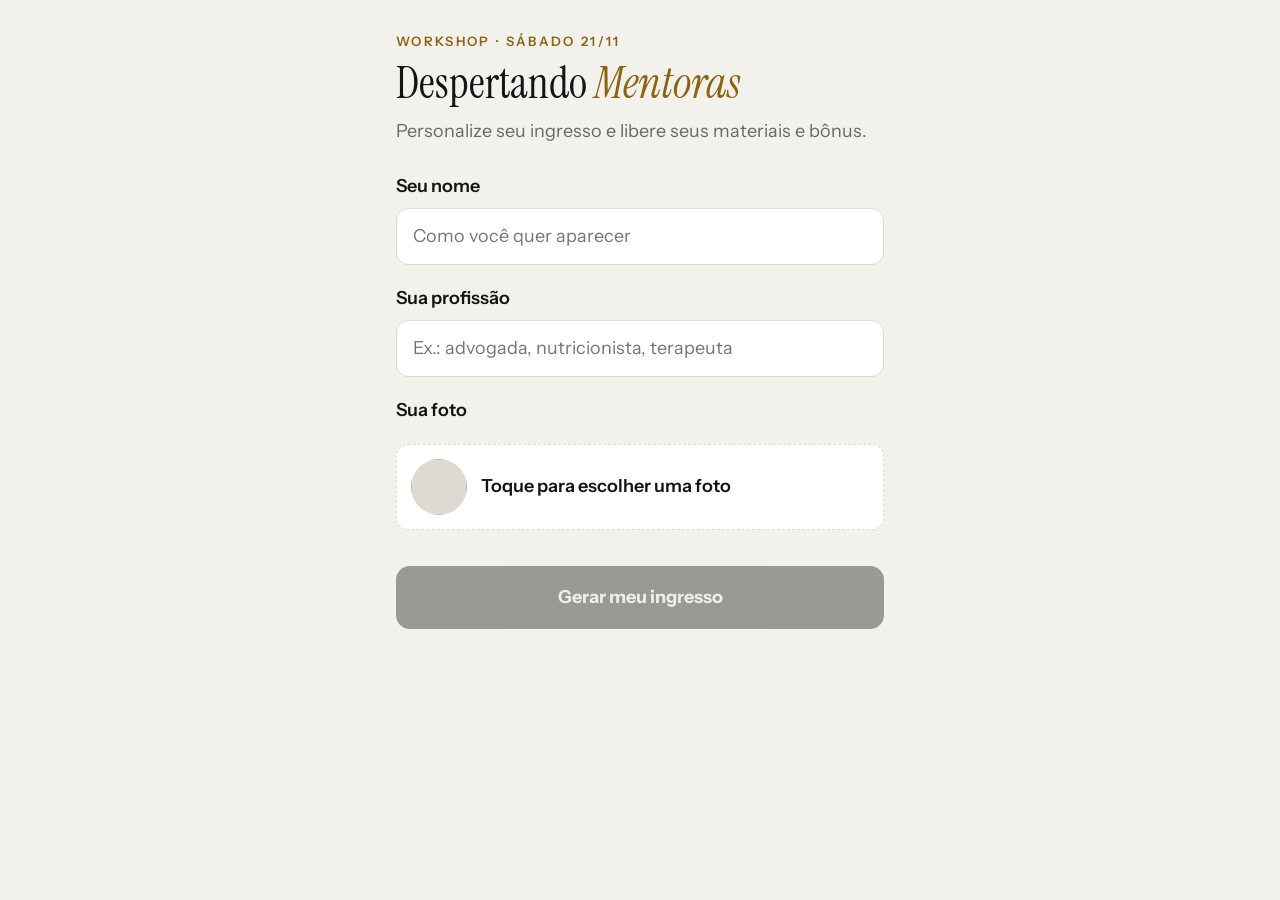
<file: despertandomentoras/ingresso/index.html>
<!doctype html>
<html lang="pt-BR">
<head>
<meta charset="utf-8">
<meta name="viewport" content="width=device-width,initial-scale=1">
<title>Seu ingresso · Despertando Mentoras</title>
<link rel="preconnect" href="https://fonts.googleapis.com">
<link href="https://fonts.googleapis.com/css2?family=Instrument+Sans:wght@400;500;600;700&family=Instrument+Serif:ital@0;1&display=swap" rel="stylesheet">
<style>
:root{--fundo:#F3F1EC;--tinta:#141414;--ouro:#C9A84C;--ouro-forte:#8A6410;--cinza:#6B6862;--linha:#DEDAD2;--cartao:#161616;--texto-claro:#EDEAE3}
*{box-sizing:border-box}
body{margin:0;background:var(--fundo);color:var(--tinta);font-family:"Instrument Sans",system-ui,sans-serif;font-size:18px;line-height:1.5}
main{max-width:520px;margin:0 auto;padding:32px 16px 64px}
.selo{font-size:13px;letter-spacing:.18em;text-transform:uppercase;color:var(--ouro-forte);font-weight:600}
h1{font-family:"Instrument Serif",serif;font-weight:400;font-size:44px;line-height:1.05;margin:8px 0 12px}
h1 em{color:var(--ouro-forte)}
p.sub{color:var(--cinza);margin:0 0 28px}
label{display:block;font-weight:600;margin:20px 0 8px}
input[type=text]{width:100%;font:inherit;padding:14px 16px;border:1.5px solid var(--linha);border-radius:12px;background:#fff}
input[type=text]:focus{outline:none;border-color:var(--ouro)}
.foto{display:flex;align-items:center;gap:14px;padding:14px;border:1.5px dashed var(--linha);border-radius:12px;background:#fff;cursor:pointer}
.foto img{width:56px;height:56px;border-radius:50%;object-fit:cover;background:var(--linha)}
.foto input{display:none}
button{width:100%;font:inherit;font-weight:700;padding:18px;border:0;border-radius:14px;cursor:pointer;margin-top:28px}
.bt-ouro{background:var(--tinta);color:var(--texto-claro)}
.bt-ouro:disabled{opacity:.4;cursor:default}
.bt-dourado{background:var(--ouro);color:var(--tinta);display:block;text-align:center;text-decoration:none;padding:18px;border-radius:14px;font-weight:700;margin-top:28px}
.teste{margin-top:14px;font-size:14px;color:var(--cinza);text-align:center}.teste button{width:auto;margin:6px 3px 0;padding:8px 12px;font-size:14px;font-weight:600;background:#fff;border:1.5px solid var(--linha);border-radius:999px}.teste button.on{border-color:var(--ouro-forte);color:var(--ouro-forte)}
.bt-linha{background:transparent;border:1.5px solid var(--tinta);color:var(--tinta);margin-top:12px}
#resultado{display:none;margin-top:36px}
canvas{width:100%;height:auto;border-radius:18px;box-shadow:0 18px 40px rgba(0,0,0,.18)}
.bonus{margin-top:36px;background:var(--cartao);color:var(--texto-claro);border-radius:18px;padding:28px 22px}
.bonus h2{font-family:"Instrument Serif",serif;font-weight:400;font-size:32px;margin:0 0 6px}
.bonus h2 em{color:var(--ouro)}
.bonus p{color:#B9B5AC;margin:0 0 18px}
.bonus a{display:block;padding:16px 18px;border:1px solid #333;border-radius:12px;color:var(--texto-claro);text-decoration:none;margin-top:10px}
.bonus a span{color:var(--ouro);float:right}
.aviso{font-size:14px;color:var(--cinza);text-align:center;margin-top:14px}
</style>
</head>
<body>
<main>
  <div class="selo">Workshop · sábado 21/11</div>
  <h1>Despertando <em>Mentoras</em></h1>
  <p class="sub">Personalize seu ingresso e libere seus materiais e bônus.</p>

  <div id="form">
  <label for="nome">Seu nome</label>
  <input type="text" id="nome" maxlength="28" placeholder="Como você quer aparecer">

  <label for="esp">Sua profissão</label>
  <input type="text" id="esp" maxlength="32" placeholder="Ex.: advogada, nutricionista, terapeuta">

  <label>Sua foto</label>
  <label class="foto" for="arquivo">
    <img id="mini" alt="">
    <span id="txtFoto">Toque para escolher uma foto</span>
    <input type="file" id="arquivo" accept="image/*">
  </label>

  <button class="bt-ouro" id="gerar" disabled>Gerar meu ingresso</button>

  </div>

  <section id="resultado">
    <canvas id="tela" width="1080" height="1920"></canvas>
    <a class="bt-dourado" id="material" href="https://jadetorres.com/meunegocio2027" target="_blank" rel="noopener">Acessar o material</a>
    <button class="bt-ouro" id="baixar" style="margin-top:12px">Baixar para postar</button>
    <button class="bt-linha" id="enviar">Confirmar presença 💛</button>
    <p class="aviso" id="avisoEnviar" style="display:none">Baixamos seu ingresso. No WhatsApp, toque no clipe 📎 e anexe a imagem.</p>
    <p class="aviso"><a href="#" id="refazer" style="color:var(--cinza)">Mudar nome ou foto</a></p>

  </section>
</main>
<script>
const $=id=>document.getElementById(id);
let foto=null;
function checar(){$('gerar').disabled=!($('nome').value.trim()&&$('esp').value.trim()&&foto)}
$('nome').addEventListener('input',checar);
$('esp').addEventListener('input',checar);
$('arquivo').addEventListener('change',e=>{
  const f=e.target.files[0]; if(!f) return;
  const img=new Image();
  img.onload=()=>{foto=img;$('mini').src=img.src;$('txtFoto').textContent='Foto escolhida ✓';checar()};
  img.src=URL.createObjectURL(f);
});

function circulo(ctx,img,cx,cy,r){
  ctx.save();ctx.beginPath();ctx.arc(cx,cy,r,0,Math.PI*2);ctx.clip();
  const s=Math.max(2*r/img.width,2*r/img.height),w=img.width*s,h=img.height*s;
  ctx.drawImage(img,cx-w/2,cy-h/2,w,h);ctx.restore();
}
function ajustar(ctx,txt,max,tam,fonte){
  let t=tam;do{ctx.font=`${fonte} ${t}px "Instrument Serif"`;t-=4}while(ctx.measureText(txt).width>max&&t>40);
}

let modelo='C';
function mostrar(ing){$('form').style.display=ing?'none':'block';$('resultado').style.display=ing?'block':'none';window.scrollTo(0,0)}
// claquete em traço dourado; (cx,cy)=centro, t=largura/2
function claquete(ctx,cx,cy,t){
  const w=t*2,h=t*1.3,x=cx-t,y=cy-h*0.35;
  ctx.save();ctx.strokeStyle='#C9A84C';ctx.fillStyle='#C9A84C';ctx.lineWidth=Math.max(3,t/14);ctx.lineJoin='round';
  ctx.strokeRect(x,y,w,h);
  const hb=t*0.32;ctx.strokeRect(x,y-hb,w,hb);
  ctx.beginPath();for(let i=0;i<4;i++){const a=x+w*0.08+i*w*0.24;ctx.moveTo(a,y);ctx.lineTo(a+w*0.14,y-hb)}ctx.stroke();
  ctx.save();ctx.translate(x,y-hb);ctx.rotate(-0.28);ctx.strokeRect(0,-hb*1.05,w,hb);
  ctx.beginPath();for(let i=0;i<4;i++){const a=w*0.08+i*w*0.24;ctx.moveTo(a+w*0.14,0);ctx.lineTo(a,-hb*1.05)}ctx.stroke();ctx.restore();
  ctx.beginPath();ctx.moveTo(x+w*0.15,y+h*0.45);ctx.lineTo(x+w*0.85,y+h*0.45);ctx.moveTo(x+w*0.15,y+h*0.72);ctx.lineTo(x+w*0.6,y+h*0.72);ctx.stroke();
  ctx.restore();
}
async function desenhar(){
  await Promise.all([document.fonts.load('96px "Instrument Serif"'),document.fonts.load('italic 96px "Instrument Serif"'),document.fonts.load('600 30px "Instrument Sans"')]);
  const c=$('tela'),ctx=c.getContext('2d'),W=1080,H=1920,ouro='#C9A84C';
  ctx.fillStyle='#141414';ctx.fillRect(0,0,W,H);

  // topo
  ctx.textAlign='center';ctx.fillStyle=ouro;ctx.font='600 30px "Instrument Sans"';
  ctx.letterSpacing='8px';ctx.fillText('#EUVOU AO WORKSHOP DA JADE',W/2,190);ctx.letterSpacing='0px';

  // cartão do ingresso
  const x=90,y=260,w=900,h=1460,r=36,corte=1180;
  ctx.fillStyle='#F3F1EC';ctx.beginPath();ctx.roundRect(x,y,w,h,r);ctx.fill();
  ctx.fillStyle='#141414';[x,x+w].forEach(px=>{ctx.beginPath();ctx.arc(px,corte,36,0,Math.PI*2);ctx.fill()});
  ctx.strokeStyle='#C9C3B6';ctx.lineWidth=3;ctx.setLineDash([14,14]);
  ctx.beginPath();ctx.moveTo(x+60,corte);ctx.lineTo(x+w-60,corte);ctx.stroke();ctx.setLineDash([]);

  // foto
  ctx.fillStyle=ouro;ctx.beginPath();ctx.arc(W/2,560,232,0,Math.PI*2);ctx.fill();
  circulo(ctx,foto,W/2,560,220);

  // nome
  ctx.fillStyle='#6B6862';ctx.font='600 26px "Instrument Sans"';ctx.letterSpacing='6px';
  ctx.fillText('INGRESSO DE',W/2,880);ctx.letterSpacing='0px';
  const nome=$('nome').value.trim();
  ctx.fillStyle='#141414';ajustar(ctx,nome,780,104,'');ctx.fillText(nome,W/2,990);

  ctx.strokeStyle=ouro;ctx.lineWidth=3;ctx.beginPath();ctx.moveTo(W/2-60,1050);ctx.lineTo(W/2+60,1050);ctx.stroke();
  ctx.fillStyle='#6B6862';ctx.font='500 32px "Instrument Sans"';ctx.fillText($('esp').value.trim(),W/2,1110);

  // evento (3 modelos de teste)
  const fr=(t,y)=>{ctx.fillStyle='#8A6410';ctx.font='600 28px "Instrument Sans"';ctx.letterSpacing='6px';ctx.fillText(t,W/2,y);ctx.letterSpacing='0px'};
  let yD,yM,yData;
  if(modelo==='A'){claquete(ctx,W/2,1265,70);yD=1400;yM=1500;yData=1590}
  else if(modelo==='B'){claquete(ctx,W/2,1250,60);yD=1375;yM=1470;fr('12 SEMANAS NO AR',1540);yData=1610}
  else {yD=1310;yM=1415;ctx.font='600 28px "Instrument Sans"';ctx.letterSpacing='6px';
    const t='12s NO AR',tw=ctx.measureText(t).width;ctx.letterSpacing='0px';
    const x0=W/2+35;claquete(ctx,x0-tw/2-50,1478,30);ctx.fillStyle='#141414';ctx.font='600 28px "Instrument Sans"';ctx.letterSpacing='6px';ctx.fillText(t,x0,1495);ctx.letterSpacing='0px';yData=1580}
  ctx.textAlign='center';
  ctx.fillStyle='#141414';ctx.font='96px "Instrument Serif"';ctx.fillText('Despertando',W/2,yD);
  ctx.fillStyle='#8A6410';ctx.font='italic 112px "Instrument Serif"';ctx.fillText('Mentoras',W/2,yM);
  ctx.fillStyle='#141414';ctx.font='600 30px "Instrument Sans"';ctx.fillText('Sábado · 21 de novembro · ao vivo',W/2,yData);
  ctx.fillStyle='#6B6862';ctx.font='500 26px "Instrument Sans"';ctx.fillText('com Jade Torres',W/2,yData+50);

  // rodapé
  ctx.fillStyle='#EDEAE3';ctx.font='italic 48px "Instrument Serif"';ctx.fillText('Nos vemos lá!',W/2,1820);
}

$('gerar').onclick=async()=>{await desenhar();salvar();mostrar(true);};
$('refazer').onclick=e=>{e.preventDefault();mostrar(false)};
function baixarIngresso(){$('tela').toBlob(b=>{const a=document.createElement('a');a.href=URL.createObjectURL(b);a.download='meu-ingresso-despertando-mentoras.png';a.click()},'image/png')}
$('enviar').onclick=()=>{baixarIngresso();$('avisoEnviar').style.display='block';
  const t=encodeURIComponent('Oi, Jade! 🎟️ Gerei meu ingresso do Despertando Mentoras. Nos vemos sábado!');
  setTimeout(()=>window.open('https://wa.me/5598999012270?text='+t,'_blank'),600)};
$('baixar').onclick=()=>{
  $('tela').toBlob(b=>{const a=document.createElement('a');a.href=URL.createObjectURL(b);
  a.download='meu-ingresso-despertando-mentoras.png';a.click()},'image/png');
};

// guarda o ingresso neste celular para abrir pronto da próxima vez
function salvar(){
  try{
    const c=document.createElement('canvas'),m=600,k=Math.min(1,m/Math.max(foto.width,foto.height));
    c.width=foto.width*k;c.height=foto.height*k;c.getContext('2d').drawImage(foto,0,0,c.width,c.height);
    localStorage.setItem('ingresso-dm',JSON.stringify({nome:$('nome').value,esp:$('esp').value,foto:c.toDataURL('image/jpeg',.85)}));
  }catch(e){}
}
(function(){
  let d=null;try{d=JSON.parse(localStorage.getItem('ingresso-dm'))}catch(e){}
  if(!d) return;
  const img=new Image();
  img.onload=async()=>{foto=img;$('mini').src=img.src;$('txtFoto').textContent='Foto escolhida ✓';
    $('nome').value=d.nome;$('esp').value=d.esp;checar();await desenhar();
    mostrar(true);};
  img.src=d.foto;
})();
</script>
</body>
</html>
</file>
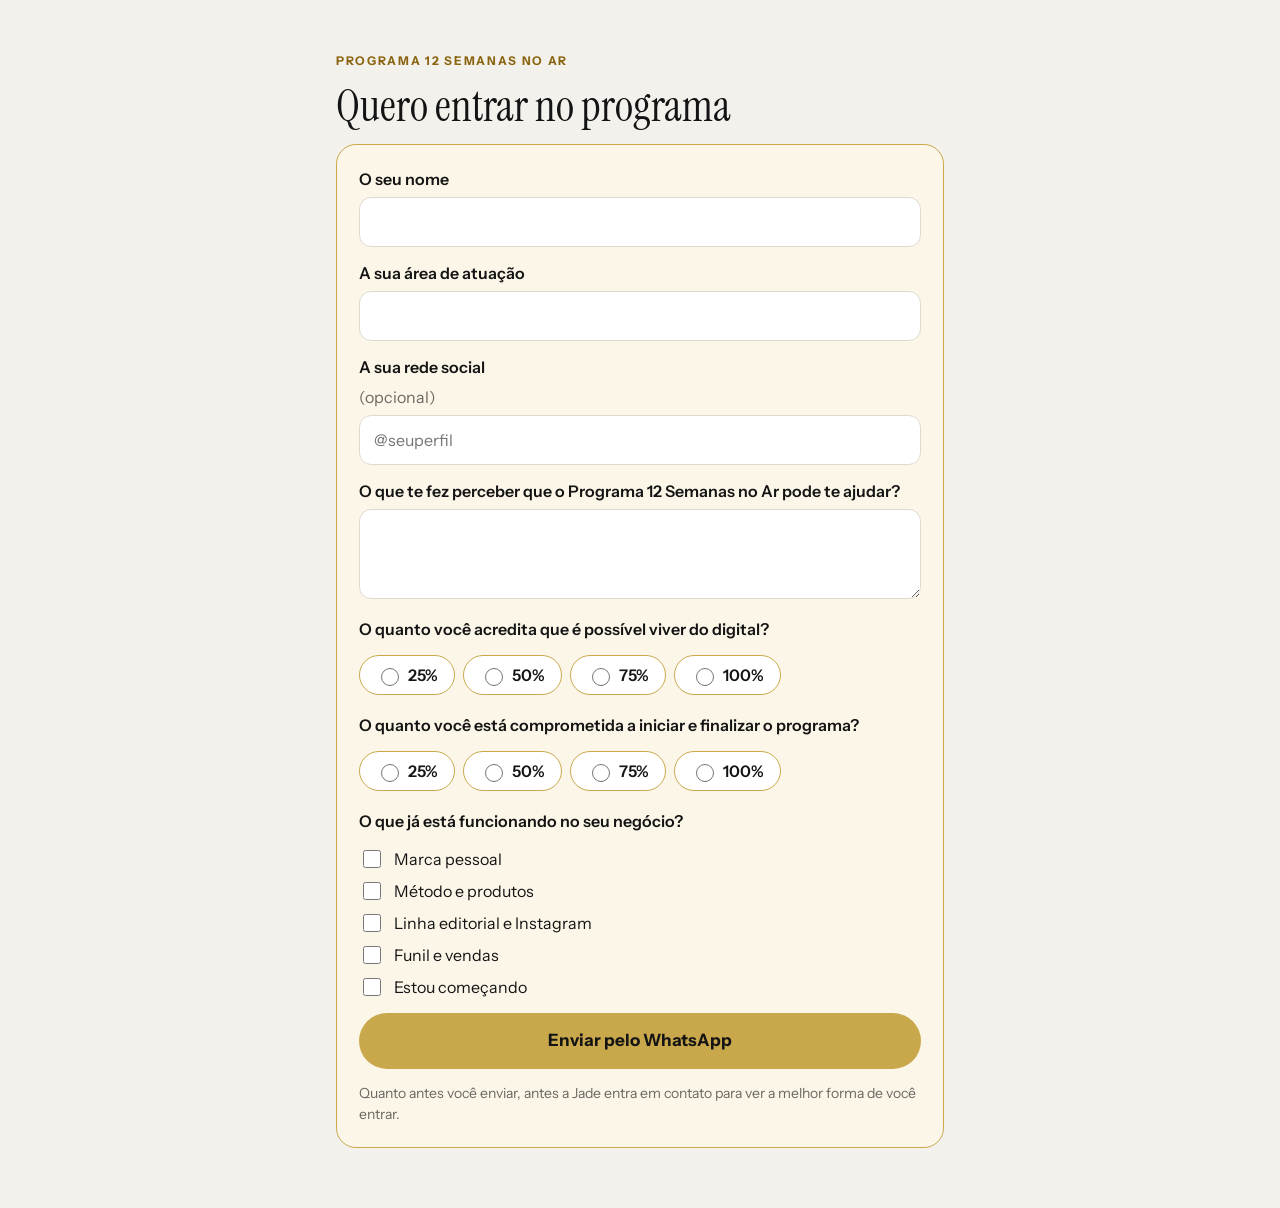
<file: meunegocio2027/aplicacao/index.html>
<!doctype html>
<html lang="pt-BR">
<head>
<meta charset="utf-8">
<meta name="robots" content="noindex, nofollow">
<meta name="viewport" content="width=device-width, initial-scale=1">
<title>Aplicação · 12 Semanas no Ar</title>
<link rel="preconnect" href="https://fonts.googleapis.com">
<link href="https://fonts.googleapis.com/css2?family=Instrument+Sans:wght@400;500;600;700&family=Instrument+Serif:ital@0;1&display=swap" rel="stylesheet">
<style>
:root{--fundo:#F3F1EC;--tinta:#141414;--cinza:#6B6862;--linha:#DEDAD2;--ouro:#C9A84C;--ouro-forte:#8A6410}
*{box-sizing:border-box}
body{margin:0;background:var(--fundo);color:var(--tinta);font-family:"Instrument Sans",system-ui,sans-serif;line-height:1.5}
main{max-width:640px;margin:0 auto;padding:40px 16px 60px}
.sel{font-size:12px;letter-spacing:.14em;text-transform:uppercase;font-weight:700;color:var(--ouro-forte)}
h1{font-family:"Instrument Serif",serif;font-weight:400;font-size:clamp(32px,6vw,44px);line-height:1.1;margin:6px 0 14px}
.cx{background:#FBF6E8;border:1.5px solid var(--ouro);border-radius:20px;padding:22px;display:grid;gap:14px}
label{display:grid;gap:6px;font-weight:600;font-size:16px}
input,textarea{font:inherit;font-weight:400;padding:12px 14px;border-radius:12px;border:1px solid var(--linha);background:#fff;color:var(--tinta)}
textarea{min-height:90px}
.q{font-weight:600;font-size:16px;margin:4px 0 0}
.pct{display:flex;flex-wrap:wrap;gap:8px}
.pct label{display:flex;gap:6px;align-items:center;border:1.5px solid var(--ouro);border-radius:999px;padding:7px 16px;background:#fff}
.ops{display:grid;gap:8px}.ops label{display:flex;gap:10px;align-items:center;font-weight:400}
input[type=checkbox],input[type=radio]{width:18px;height:18px;accent-color:#8A6410}
button{font:inherit;font-weight:700;font-size:17px;padding:15px 20px;border:0;border-radius:999px;background:var(--ouro);color:#141414;cursor:pointer}
.dica{font-size:14px;color:var(--cinza);margin:0}
</style>
</head>
<body>
<main>
  <p class="sel">Programa 12 Semanas no Ar</p>
  <h1>Quero entrar no programa</h1>
  <div class="cx">
    <label>O seu nome<input id="apNome"></label>
    <label>A sua área de atuação<input id="apArea"></label>
    <label>A sua rede social <span style="font-weight:400;color:var(--cinza)">(opcional)</span><input id="apRede" placeholder="@seuperfil"></label>
    <label>O que te fez perceber que o Programa 12 Semanas no Ar pode te ajudar?<textarea id="apPorque"></textarea></label>
    <p class="q">O quanto você acredita que é possível viver do digital?</p>
    <div class="pct"><label><input type="radio" name="apCre" value="25%"> 25%</label><label><input type="radio" name="apCre" value="50%"> 50%</label><label><input type="radio" name="apCre" value="75%"> 75%</label><label><input type="radio" name="apCre" value="100%"> 100%</label></div>
    <p class="q">O quanto você está comprometida a iniciar e finalizar o programa?</p>
    <div class="pct"><label><input type="radio" name="apCom" value="25%"> 25%</label><label><input type="radio" name="apCom" value="50%"> 50%</label><label><input type="radio" name="apCom" value="75%"> 75%</label><label><input type="radio" name="apCom" value="100%"> 100%</label></div>
    <p class="q">O que já está funcionando no seu negócio?</p>
    <div class="ops">
      <label><input type="checkbox" value="Marca pessoal"> Marca pessoal</label>
      <label><input type="checkbox" value="Método e produtos"> Método e produtos</label>
      <label><input type="checkbox" value="Linha editorial e Instagram"> Linha editorial e Instagram</label>
      <label><input type="checkbox" value="Funil e vendas"> Funil e vendas</label>
      <label><input type="checkbox" value="Estou começando"> Estou começando</label>
    </div>
    <button onclick="enviar()">Enviar pelo WhatsApp</button>
    <p class="dica">Quanto antes você enviar, antes a Jade entra em contato para ver a melhor forma de você entrar.</p>
  </div>
</main>
<script>
const WHATS_JADE='5598999012270';
// nome e área vêm do planner (mesmo site), quando existirem
try{const e=JSON.parse(localStorage.getItem('dm2027')||'{}');
  if(e.nome)document.getElementById('apNome').value=e.nome;
  const r=(e.resp||{})[2]||'', pega=k=>{const l=r.split('\n').find(x=>x.toLowerCase().startsWith(k));return l?l.slice(l.indexOf(':')+1).trim():''};
  const a=[pega('área de atuação'),pega('nicho')].filter(Boolean).join(' · '); if(a)document.getElementById('apArea').value=a;
}catch(err){}
function enviar(){
  const v=id=>document.getElementById(id).value.trim(), rd=n=>(document.querySelector('input[name='+n+']:checked')||{}).value||'—';
  const ops=[...document.querySelectorAll('.ops input:checked')].map(x=>x.value).join(', ')||'não marquei';
  const t=`Oi, Jade! Quero entrar no Programa 12 Semanas no Ar.\n\nNome: ${v('apNome')}\nÁrea de atuação: ${v('apArea')}
Rede social: ${v('apRede')||'ainda não tenho'}\nO que me fez perceber que o programa pode me ajudar: ${v('apPorque')}\nO quanto acredito que é possível viver do digital: ${rd('apCre')}\nO quanto estou comprometida a iniciar e finalizar: ${rd('apCom')}\nO que já está funcionando: ${ops}\n\n(vim pelo Workshop Despertando Mentoras)`;
  window.open('https://wa.me/'+WHATS_JADE+'?text='+encodeURIComponent(t),'_blank')}
</script>
</body>
</html>
</file>
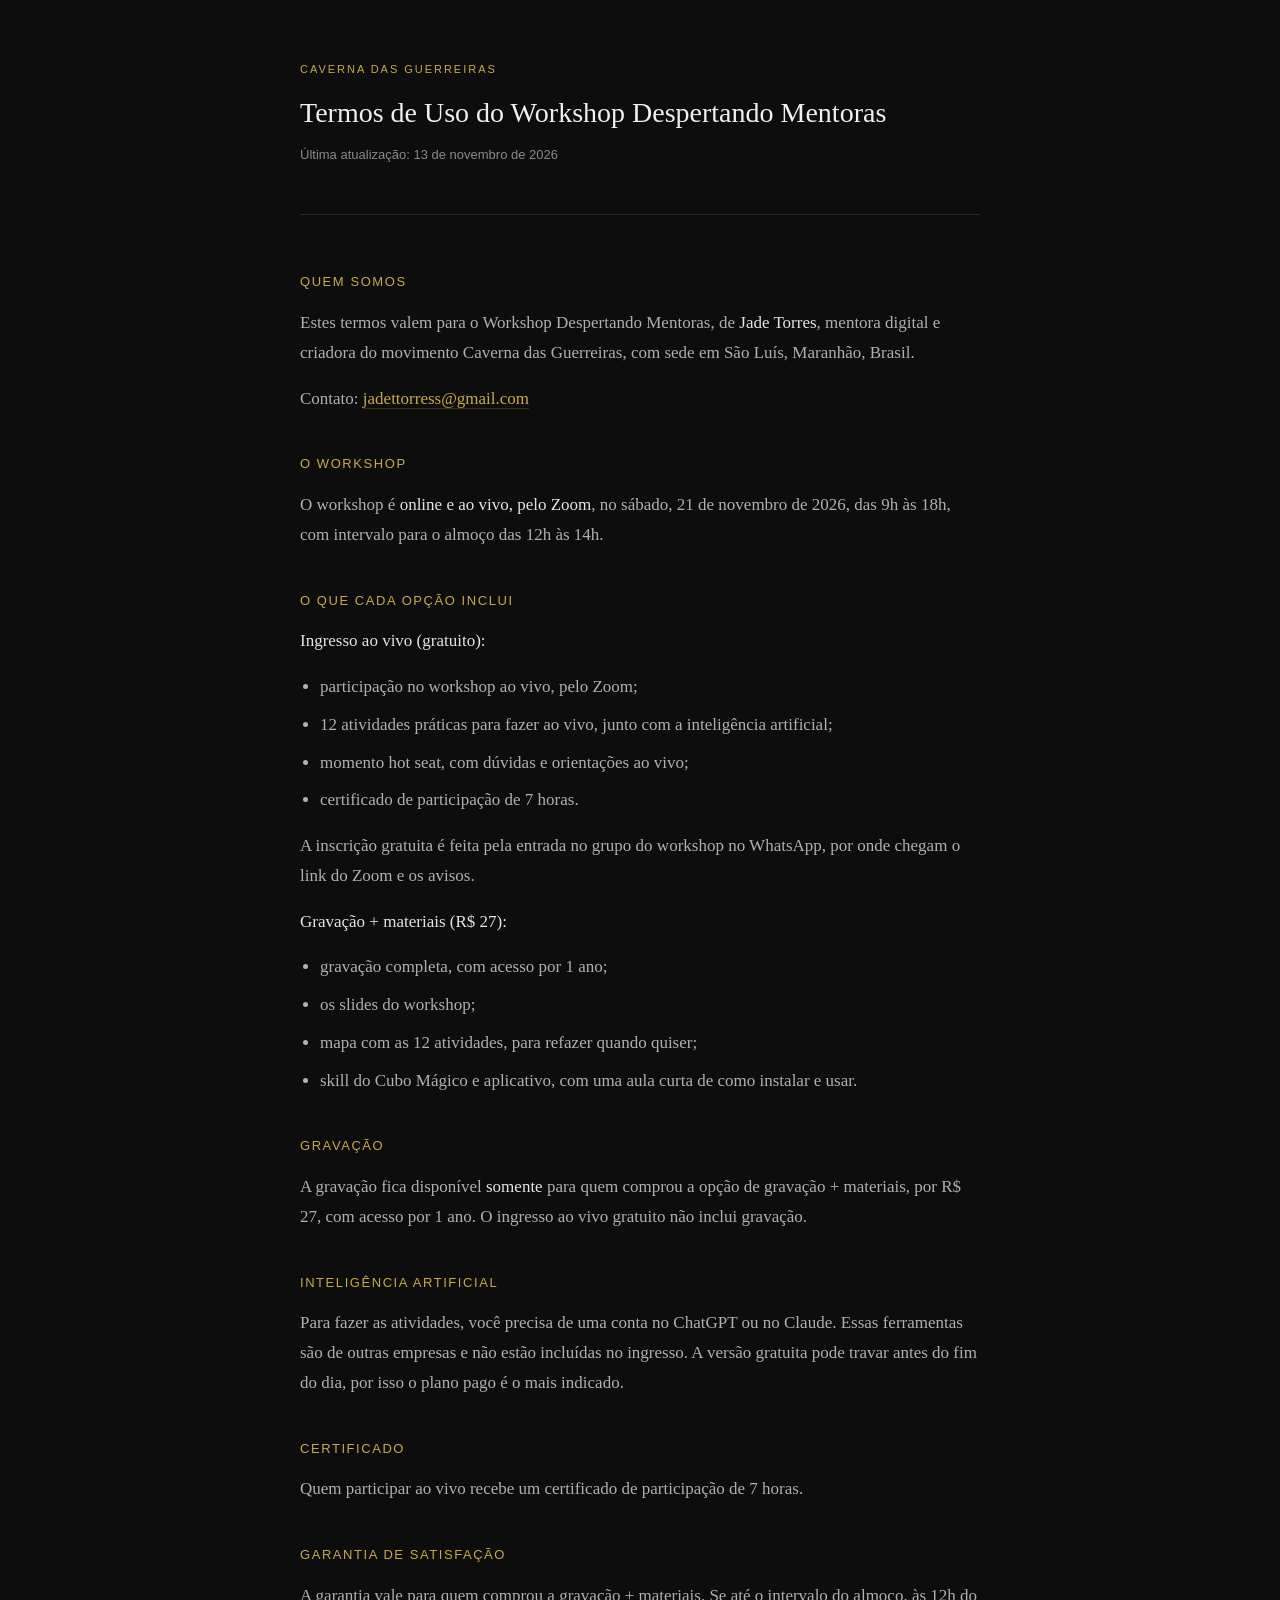
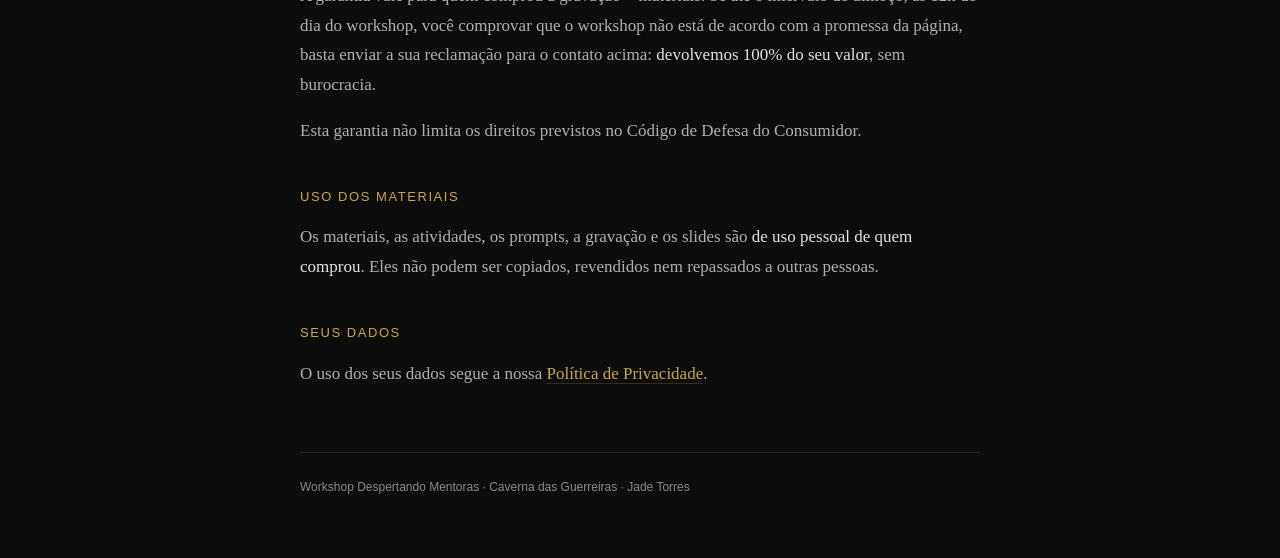
<file: despertandomentoras/termos-de-uso.html>
<!doctype html>
<html lang="pt-BR">
<head>
<meta charset="utf-8">
<meta name="viewport" content="width=device-width, initial-scale=1">
<title>Termos de Uso · Workshop Despertando Mentoras</title>
<style>
/* Mesmo visual da Política de Privacidade (jadettorress-caverna.github.io/politicadeprivacidade) */
* { margin: 0; padding: 0; box-sizing: border-box; }
body { background: #0d0d0d; color: #d4d4d4; font-family: Georgia, 'Times New Roman', serif; font-size: 17px; line-height: 1.75; padding: 60px 24px; }
.container { max-width: 680px; margin: 0 auto; }
header { margin-bottom: 56px; border-bottom: 1px solid #2a2a2a; padding-bottom: 32px; }
.marca { font-family: 'Helvetica Neue', Arial, sans-serif; font-size: 11px; letter-spacing: 0.18em; color: #C9A84C; text-transform: uppercase; margin-bottom: 16px; }
h1 { font-size: 28px; font-weight: normal; color: #f0f0f0; line-height: 1.3; margin-bottom: 12px; }
.data { font-family: 'Helvetica Neue', Arial, sans-serif; font-size: 13px; color: #8a8a8a; }
section { margin-bottom: 40px; }
h2 { font-family: 'Helvetica Neue', Arial, sans-serif; font-size: 13px; letter-spacing: 0.12em; text-transform: uppercase; color: #C9A84C; margin-bottom: 14px; font-weight: 500; }
p { margin-bottom: 16px; color: #b0b0b0; }
ul { padding-left: 20px; margin-bottom: 16px; color: #b0b0b0; }
ul li { margin-bottom: 8px; }
strong { color: #e4e4e4; font-weight: normal; }
a { color: #C9A84C; text-decoration: none; border-bottom: 1px solid #3a2e10; }
a:hover { border-bottom-color: #C9A84C; }
footer { margin-top: 64px; padding-top: 24px; border-top: 1px solid #2a2a2a; font-family: 'Helvetica Neue', Arial, sans-serif; font-size: 12px; color: #8a8a8a; }
</style>
</head>
<body>
<div class="container">
  <header>
    <p class="marca">Caverna das Guerreiras</p>
    <h1>Termos de Uso do Workshop Despertando Mentoras</h1>
    <p class="data">Última atualização: 13 de novembro de 2026</p>
  </header>

  <section>
    <h2>Quem somos</h2>
    <p>Estes termos valem para o Workshop Despertando Mentoras, de <strong>Jade Torres</strong>, mentora digital e criadora do movimento Caverna das Guerreiras, com sede em São Luís, Maranhão, Brasil.</p>
    <p>Contato: <a href="mailto:jadettorress@gmail.com">jadettorress@gmail.com</a></p>
  </section>

  <section>
    <h2>O workshop</h2>
    <p>O workshop é <strong>online e ao vivo, pelo Zoom</strong>, no sábado, 21 de novembro de 2026, das 9h às 18h, com intervalo para o almoço das 12h às 14h.</p>
  </section>

  <section>
    <h2>O que cada opção inclui</h2>
    <p><strong>Ingresso ao vivo (gratuito):</strong></p>
    <ul>
      <li>participação no workshop ao vivo, pelo Zoom;</li>
      <li>12 atividades práticas para fazer ao vivo, junto com a inteligência artificial;</li>
      <li>momento hot seat, com dúvidas e orientações ao vivo;</li>
      <li>certificado de participação de 7 horas.</li>
    </ul>
    <p>A inscrição gratuita é feita pela entrada no grupo do workshop no WhatsApp, por onde chegam o link do Zoom e os avisos.</p>
    <p><strong>Gravação + materiais (R$ 27):</strong></p>
    <ul>
      <li>gravação completa, com acesso por 1 ano;</li>
      <li>os slides do workshop;</li>
      <li>mapa com as 12 atividades, para refazer quando quiser;</li>
      <li>skill do Cubo Mágico e aplicativo, com uma aula curta de como instalar e usar.</li>
    </ul>
  </section>

  <section>
    <h2>Gravação</h2>
    <p>A gravação fica disponível <strong>somente</strong> para quem comprou a opção de gravação + materiais, por R$ 27, com acesso por 1 ano. O ingresso ao vivo gratuito não inclui gravação.</p>
  </section>

  <section>
    <h2>Inteligência artificial</h2>
    <p>Para fazer as atividades, você precisa de uma conta no ChatGPT ou no Claude. Essas ferramentas são de outras empresas e não estão incluídas no ingresso. A versão gratuita pode travar antes do fim do dia, por isso o plano pago é o mais indicado.</p>
  </section>

  <section>
    <h2>Certificado</h2>
    <p>Quem participar ao vivo recebe um certificado de participação de 7 horas.</p>
  </section>

  <section>
    <h2>Garantia de satisfação</h2>
    <p>A garantia vale para quem comprou a gravação + materiais. Se até o intervalo do almoço, às 12h do dia do workshop, você comprovar que o workshop não está de acordo com a promessa da página, basta enviar a sua reclamação para o contato acima: <strong>devolvemos 100% do seu valor</strong>, sem burocracia.</p>
    <p>Esta garantia não limita os direitos previstos no Código de Defesa do Consumidor.</p>
  </section>

  <section>
    <h2>Uso dos materiais</h2>
    <p>Os materiais, as atividades, os prompts, a gravação e os slides são <strong>de uso pessoal de quem comprou</strong>. Eles não podem ser copiados, revendidos nem repassados a outras pessoas.</p>
  </section>

  <section>
    <h2>Seus dados</h2>
    <p>O uso dos seus dados segue a nossa <a href="https://jadettorress-caverna.github.io/politicadeprivacidade/" target="_blank" rel="noopener">Política de Privacidade</a>.</p>
  </section>

  <footer>Workshop Despertando Mentoras · Caverna das Guerreiras · Jade Torres</footer>
</div>
</body>
</html>
</file>
<file: propostajg/proposta.css>
/* Luz Cítrica (PAINEL-DA-IDENTIDADE.md, 19/10/2026) + azul e vermelho das trilhas */
  :root {
    --papel: #FBF8F2;
    --linho: #F6F1E8;
    --citrico: #E07A3A;
    --tartaruga: #3F2E22;
    --tartaruga-2: #4A372A;
    --apoio: #7A6A5C;
    --claro: #FBF6EC;
    --claro-dim: rgba(251,246,236,0.72);
    --azul: #3D6B8C;
    --azul-claro: #DCE7EF;
    --vermelho: #A8443A;
    --vermelho-claro: #F2DEDA;
    --fio: rgba(63,46,34,0.14);
    --fio-claro: rgba(251,246,236,0.18);
    --titulo: 'DM Serif Display', Georgia, serif;
    --elegante: 'Bellefair', Georgia, serif;
    --texto: 'Jost', system-ui, sans-serif;
  }
  * { box-sizing: border-box; margin: 0; padding: 0; }
  html { scroll-behavior: smooth; }
  body { background: var(--papel); color: var(--tartaruga); font-family: var(--texto); font-weight: 300; font-size: 17px; line-height: 1.65; -webkit-font-smoothing: antialiased; }
  img { display: block; max-width: 100%; }
  .wrap { max-width: 980px; margin: 0 auto; padding: 0 20px; }
  section { padding: 84px 0; position: relative; }
  .escura { background: var(--tartaruga); color: var(--claro); }
  .linho { background: var(--linho); }

  /* tipografia */
  .etiqueta { font-family: var(--texto); font-weight: 500; font-size: 12px; letter-spacing: 0.22em; text-transform: uppercase; color: var(--apoio); }
  .escura .etiqueta { color: var(--citrico); }
  h1, h2 { font-family: var(--titulo); font-weight: 400; line-height: 1.08; text-transform: lowercase; }
  h2 { font-size: clamp(34px, 6vw, 54px); margin: 14px 0 22px; }
  h2 em, h1 em { font-style: italic; color: var(--citrico); }
  h3 { font-family: var(--elegante); font-weight: 400; font-size: 26px; line-height: 1.2; }
  .lead { font-size: 19px; max-width: 640px; }
  .escura .lead, .escura p { color: var(--claro-dim); }
  .escura strong { color: var(--claro); font-weight: 500; }
  strong { font-weight: 500; }
  .centro { text-align: center; }
  .centro .lead { margin: 0 auto; }

  /* áudio de cada seção */
  .ouvir { display: inline-flex; align-items: center; gap: 10px; margin-top: 26px; padding: 10px 18px 10px 10px; border-radius: 999px; border: 1px solid var(--fio); background: var(--papel); color: var(--tartaruga); font-family: var(--texto); font-size: 14px; font-weight: 500; cursor: pointer; transition: border-color .2s; }
  .ouvir:hover { border-color: var(--citrico); }
  .ouvir .bola { width: 34px; height: 34px; border-radius: 50%; background: var(--citrico); color: #fff; display: grid; place-items: center; font-size: 12px; }
  .ouvir .sub { font-weight: 300; color: var(--apoio); font-size: 13px; }
  .escura .ouvir, .abertura .ouvir { background: transparent; border-color: var(--fio-claro); color: var(--claro); }
  .escura .ouvir .sub, .abertura .ouvir .sub { color: var(--claro-dim); }
  .ouvir.tocando .bola { animation: pulso 1.4s infinite; }
  @keyframes pulso { 50% { box-shadow: 0 0 0 8px rgba(224,122,58,0.18); } }

  /* 1 · abertura */
  .abertura { padding: 0; background: var(--tartaruga); color: var(--claro); min-height: 100svh; display: grid; grid-template-columns: 1fr 1fr; }
  .abertura .foto { position: relative; overflow: hidden; }
  .abertura .foto img { width: 100%; height: 100%; object-fit: cover; object-position: 62% 18%; filter: grayscale(1) contrast(1.04); }
  .abertura .texto { display: flex; flex-direction: column; justify-content: center; padding: 64px 48px; }
  .abertura .texto { align-items: center; text-align: center; }
  /* no celular, o título quebra em linhas escolhidas (5 em vez de 6), sem palavra sozinha */
  @media (max-width: 760px) {
    .abertura h1#tituloAbertura { font-size: 38px; }
    .abertura h1#tituloAbertura span { display: block; }
  }
  .abertura h1 .exp, .historia h2 .exp { font-style: italic; color: #F3E3C8; }
  .abertura .lead .dest { font-style: italic; color: #fff; font-weight: 400; }
  /* subtítulos iguais em toda a página: mesmo espaço entre linhas e o mesmo tom claro nos fundos escuros */
  .lead { line-height: 1.45; text-wrap: pretty; }
  /* subtítulo da abertura em forma de taça: linhas longas em cima, fechando embaixo (sem "cintura") */
  .abertura .lead span { display: block; }
  .abertura h1 { text-wrap: pretty; }
  .abertura .lead, .escura .lead, .jg.fundo-escuro .lead { color: rgba(251,246,236,0.86); }
  .abertura .texto .modo { margin-left: auto !important; margin-right: auto !important; }
  .abertura h1 { font-size: clamp(42px, 6.4vw, 76px); margin: 18px 0 24px; }
  .abertura .assina { font-family: var(--elegante); font-size: 22px; color: var(--claro-dim); margin-top: 28px; }
  .abertura .assina b { color: var(--claro); font-weight: 400; }
  @media (max-width: 760px) {
    .abertura { grid-template-columns: 1fr; min-height: 0; }
    .abertura .foto { height: 66svh; }
    .abertura .foto::after { content: ''; position: absolute; inset: auto 0 0 0; height: 40%; background: linear-gradient(transparent, var(--tartaruga)); }
    .abertura .texto { padding: 0 20px 0; margin-top: -90px; position: relative; }
    .abertura .assina { margin-top: 72px; }
  }

  /* 1b · a jornada da guerreira (linha do tempo que acende ao rolar) */
  .jg { background: var(--papel); }
  .jg .topo { text-align: center; max-width: 680px; margin: 0 auto 56px; }
  .linha { position: relative; max-width: 900px; margin: 0 auto; padding: 10px 0; }
  .linha .trilho { position: absolute; left: 50%; top: 0; bottom: 0; width: 2px; margin-left: -1px; background: var(--fio); }
  .linha .feito { position: absolute; left: 50%; top: 0; width: 2px; margin-left: -1px; height: 0; background: linear-gradient(var(--azul) 0, var(--azul) var(--corte, 50%), var(--vermelho) var(--corte, 50%)); background-size: 100% var(--alt, 1000px); background-repeat: no-repeat; }
  .linha .bola-guia { position: absolute; left: 50%; top: 0; width: 22px; height: 22px; margin: -11px 0 0 -11px; border-radius: 50%; background: var(--citrico); box-shadow: 0 0 0 6px rgba(224,122,58,0.18), 0 4px 14px rgba(224,122,58,0.4); z-index: 3; }
  .parada { position: relative; display: grid; grid-template-columns: 1fr 64px 1fr; align-items: center; margin: 0 0 46px; }
  .parada:last-child { margin-bottom: 0; }
  .parada .no { grid-column: 2; justify-self: center; width: 26px; height: 26px; border-radius: 50%; background: var(--papel); border: 2px solid var(--fio); z-index: 2; transition: background .35s, border-color .35s, transform .35s; }
  .parada.az.acesa .no { background: var(--azul); border-color: var(--azul); transform: scale(1.12); }
  .parada.vm.acesa .no { background: var(--vermelho); border-color: var(--vermelho); transform: scale(1.12); }
  .parada.marco.acesa .no { background: var(--citrico); border-color: var(--citrico); transform: scale(1.12); }
  .cartao { grid-row: 1; background: #fff; border: 1px solid var(--fio); border-radius: 16px; padding: 22px 22px 20px; box-shadow: 0 10px 30px rgba(63,46,34,0.06); }
  .anima .cartao { opacity: 0; transform: translateY(46px); transition: opacity .6s ease, transform .6s ease; }
  .parada.esq .cartao { grid-column: 1; }
  .parada.dir .cartao { grid-column: 3; }
  .anima .parada.visivel .cartao { opacity: 1; transform: none; }
  .cartao .qual { font-size: 11px; letter-spacing: 0.2em; text-transform: uppercase; font-weight: 600; }
  .az .cartao .qual { color: var(--azul); }
  .vm .cartao .qual { color: var(--vermelho); }
  .marco .cartao .qual { color: var(--citrico); }
  .cartao h3 { font-family: var(--titulo); font-size: 25px; line-height: 1.15; text-transform: lowercase; margin: 8px 0 8px; }
  .cartao p { font-size: 15px; color: var(--apoio); line-height: 1.55; }
  .az .cartao { border-top: 4px solid var(--azul); }
  .vm .cartao { border-top: 4px solid var(--vermelho); }
  .marco .cartao { background: var(--linho); text-align: center; box-shadow: none; }
  .marco .cartao h3 { font-family: var(--elegante); font-size: 24px; }
  .virada { grid-column: 1 / -1 !important; text-align: center; font-family: var(--elegante); font-size: 20px; color: var(--apoio); background: var(--papel) !important; border: 0 !important; box-shadow: none !important; padding: 8px 16px !important; justify-self: center; position: relative; z-index: 2; }
  .parada.troca { margin-bottom: 46px; }
  .parada.troca .no { display: none; }
  .parada.troca .cartao { grid-row: 1; }
  .virada b { color: var(--vermelho); font-weight: 400; }
  @media (max-width: 760px) {
    .linha .trilho, .linha .feito, .linha .bola-guia { left: 13px; }
    .parada { grid-template-columns: 26px 1fr; column-gap: 18px; margin-bottom: 30px; }
    .parada .no { grid-column: 1; grid-row: 1; align-self: start; margin-top: 22px; }
    .parada.esq .cartao, .parada.dir .cartao { grid-column: 2; }
    .virada { grid-column: 2 !important; text-align: left; }
  }
  @media (prefers-reduced-motion: reduce) { .cartao { opacity: 1; transform: none; transition: none; } }

  /* opção em teste: jornada no fundo marrom */
  .jg.fundo-escuro { background: var(--tartaruga); color: var(--claro); }
  .jg.fundo-escuro .etiqueta { color: var(--citrico); }
  .jg.fundo-escuro .lead { color: rgba(251,246,236,0.86); }
  .jg.fundo-escuro .ouvir { background: transparent; border-color: var(--fio-claro); color: var(--claro); }
  .jg.fundo-escuro .ouvir .sub { color: var(--claro-dim); }
  .jg.fundo-escuro .linha .trilho { background: var(--fio-claro); }
  .jg.fundo-escuro .parada .no { background: var(--tartaruga); border-color: var(--fio-claro); }
  .jg.fundo-escuro .cartao { box-shadow: 0 14px 34px rgba(0,0,0,0.28); border-color: transparent; }
  .jg.fundo-escuro .cartao h3 { color: var(--tartaruga); }
  .jg.fundo-escuro .marco .cartao { background: var(--linho); }
  .jg.fundo-escuro .virada { background: var(--tartaruga) !important; color: var(--claro-dim); }
  .jg.fundo-escuro .virada b { color: #E8857A; }
  .fundo-teste { margin: 0 auto 22px !important; }
  /* a etapa por onde a bola laranja já passou fica laranja */
  .jg .linha .parada.acesa .no { background: var(--citrico); border-color: var(--citrico); transform: scale(1.12); }

  /* 2 · o que é */
  .grade-2 { display: grid; grid-template-columns: 1.1fr 0.9fr; gap: 48px; align-items: center; }
  .ficha { border-top: 1px solid var(--fio); }
  .ficha div { display: flex; justify-content: space-between; gap: 16px; padding: 14px 0; border-bottom: 1px solid var(--fio); }
  .ficha span:first-child { color: var(--apoio); font-size: 14px; letter-spacing: 0.08em; text-transform: uppercase; }
  .ficha span:last-child { font-family: var(--elegante); font-size: 21px; text-align: right; }
  @media (max-width: 760px) { .grade-2 { grid-template-columns: 1fr; gap: 32px; } }

  /* 3 · pilares */
  .pilares { display: grid; grid-template-columns: repeat(3, 1fr); gap: 1px; background: var(--fio-claro); border: 1px solid var(--fio-claro); margin-top: 36px; }
  .pilar { background: var(--tartaruga); padding: 30px 24px; }
  .pilar .num { font-family: var(--elegante); font-size: 15px; color: var(--citrico); letter-spacing: 0.1em; }
  .pilar h3 { margin: 10px 0 10px; color: var(--claro); }
  .pilar p { font-size: 15px; }
  .pilar .marca { display: inline-block; width: 22px; height: 3px; border-radius: 2px; margin-bottom: 4px; }
  .pilar .bonus { display: inline-block; margin-top: 10px; font-size: 11px; letter-spacing: 0.16em; text-transform: uppercase; color: var(--citrico); border: 1px solid var(--citrico); border-radius: 999px; padding: 3px 10px; }
  @media (max-width: 860px) { .pilares { grid-template-columns: 1fr 1fr; } }
  @media (max-width: 560px) { .pilares { grid-template-columns: 1fr; } }

  /* 4 · desafio */
  .ciclos { display: grid; grid-template-columns: repeat(12, 1fr); gap: 4px; margin: 34px 0 10px; }
  .mes { text-align: center; font-size: 11px; letter-spacing: 0.08em; text-transform: uppercase; padding: 12px 0 10px; border-radius: 6px; background: var(--citrico); color: #fff; font-weight: 500; }
  .mes.folego { background: transparent; color: var(--apoio); border: 1px dashed var(--fio); font-weight: 400; }
  .legenda-ciclos { display: flex; gap: 22px; flex-wrap: wrap; font-size: 14px; color: var(--apoio); }
  .legenda-ciclos i { display: inline-block; width: 12px; height: 12px; border-radius: 3px; vertical-align: -1px; margin-right: 6px; background: var(--citrico); }
  .legenda-ciclos i.f { background: transparent; border: 1px dashed var(--apoio); }
  .campos { display: grid; grid-template-columns: repeat(3, 1fr); gap: 14px; margin-top: 40px; }
  .campo { border-radius: 14px; padding: 22px 20px; background: var(--papel); border: 1px solid var(--fio); border-top: 4px solid var(--azul); }
  .campo.v { border-top-color: var(--vermelho); }
  .campo .n { font-size: 12px; letter-spacing: 0.18em; text-transform: uppercase; color: var(--apoio); }
  .campo h3 { font-size: 22px; margin-top: 8px; }
  .campo .sem { font-size: 13px; color: var(--apoio); margin-top: 6px; }
  .formato { display: grid; grid-template-columns: repeat(3, 1fr); gap: 14px; margin-top: 30px; }
  .formato div { padding: 18px 0; border-top: 1px solid var(--fio); }
  .formato b { display: block; font-family: var(--elegante); font-weight: 400; font-size: 24px; color: var(--citrico); }
  .nota { font-size: 14px; color: var(--apoio); margin-top: 22px; }
  @media (max-width: 760px) {
    .ciclos { grid-template-columns: repeat(6, 1fr); }
    .campos, .formato { grid-template-columns: 1fr; }
  }

  /* 5 · guerreira modelo */
  .modelo { display: grid; grid-template-columns: 1fr 1fr; gap: 48px; align-items: center; }
  .modelo .zoom { border-radius: 14px; overflow: hidden; border: 1px solid var(--fio-claro); }
  .modelo .zoom img { width: 100%; }
  .modelo .legenda { font-size: 13px; color: var(--claro-dim); margin-top: 10px; font-style: italic; }
  .passos { list-style: none; margin-top: 26px; counter-reset: p; }
  .passos li { counter-increment: p; display: grid; grid-template-columns: 44px 1fr; gap: 12px; padding: 14px 0; border-top: 1px solid var(--fio-claro); }
  .passos li::before { content: counter(p); font-family: var(--elegante); font-size: 30px; line-height: 1; color: var(--citrico); }
  @media (max-width: 760px) { .modelo { grid-template-columns: 1fr; gap: 32px; } }

  /* 6 · jornada */
  .trilhas { display: grid; grid-template-columns: 1fr 1fr; gap: 20px; margin-top: 36px; }
  .trilha { border-radius: 16px; padding: 30px 26px; }
  .trilha.az { background: var(--azul-claro); }
  .trilha.vm { background: var(--vermelho-claro); }
  .trilha .tag { font-size: 12px; letter-spacing: 0.2em; text-transform: uppercase; font-weight: 600; }
  .trilha.az .tag { color: var(--azul); }
  .trilha.vm .tag { color: var(--vermelho); }
  .trilha h3 { font-family: var(--titulo); font-size: 30px; text-transform: lowercase; margin: 6px 0 4px; }
  .trilha .faz { color: var(--apoio); font-size: 15px; margin-bottom: 16px; }
  .ritual { font-size: 14px; padding: 10px 14px; border-radius: 10px; background: rgba(255,255,255,0.55); margin-bottom: 12px; }
  .etapas { list-style: none; }
  .etapas li { display: flex; gap: 14px; align-items: baseline; padding: 11px 0; border-top: 1px solid rgba(63,46,34,0.12); }
  .etapas li span { font-family: var(--elegante); font-size: 20px; min-width: 22px; }
  .trilha.az .etapas li span { color: var(--azul); }
  .trilha.vm .etapas li span { color: var(--vermelho); }
  .etapas small { display: block; color: var(--apoio); font-size: 13px; }
  .ponte { text-align: center; max-width: 620px; margin: 32px auto 0; font-family: var(--elegante); font-size: 24px; line-height: 1.35; }
  .ponte .az { color: var(--azul); } .ponte .vm { color: var(--vermelho); }
  @media (max-width: 760px) { .trilhas { grid-template-columns: 1fr; } }

  /* 7 · números */
  .numeros { display: grid; grid-template-columns: repeat(4, 1fr); gap: 1px; background: var(--fio); border: 1px solid var(--fio); margin-top: 36px; }
  .numeros div { background: var(--papel); padding: 28px 20px; }
  .numeros b { display: block; font-family: var(--titulo); font-weight: 400; font-size: 40px; line-height: 1; color: var(--citrico); }
  .numeros span { display: block; font-size: 14px; margin-top: 10px; color: var(--apoio); }
  @media (max-width: 760px) { .numeros { grid-template-columns: 1fr 1fr; } .numeros b { font-size: 32px; } }

  /* 8 · antes e depois */
  .ad { display: grid; grid-template-columns: 1fr 1fr; gap: 0; margin-top: 36px; border: 1px solid var(--fio-claro); border-radius: 16px; overflow: hidden; }
  .ad > div { padding: 30px 26px; }
  .ad .depois { background: var(--tartaruga-2); }
  .ad h3 { color: var(--claro); margin-bottom: 14px; }
  .ad .depois h3 { color: var(--citrico); }
  .ad ul { list-style: none; }
  .ad li { padding: 10px 0; border-top: 1px solid var(--fio-claro); font-size: 16px; color: var(--claro-dim); }
  .ad .depois li { color: var(--claro); }
  @media (max-width: 760px) { .ad { grid-template-columns: 1fr; } }

  /* 9 · para quem */
  .quem { display: grid; grid-template-columns: 1fr 1fr; gap: 20px; margin-top: 36px; }
  .quem > div { border-radius: 16px; padding: 30px 26px; background: var(--papel); border: 1px solid var(--fio); }
  .quem .nao { background: transparent; }
  .quem ul { list-style: none; margin-top: 14px; }
  .quem li { padding: 10px 0 10px 30px; border-top: 1px solid var(--fio); position: relative; font-size: 16px; }
  .quem li::before { position: absolute; left: 0; top: 10px; font-weight: 600; }
  .quem .sim li::before { content: '✓'; color: var(--citrico); }
  .quem .nao li::before { content: '—'; color: var(--apoio); }
  @media (max-width: 760px) { .quem { grid-template-columns: 1fr; } }

  /* 9b · textões no direct */
  /* os textões viram um carrossel: arrasta para o lado */
  .textoes { display: flex; gap: 16px; overflow-x: auto; scroll-snap-type: x mandatory; padding: 24px 4px 18px; margin-top: 18px; scrollbar-width: none; align-items: flex-start; }
  .textoes::-webkit-scrollbar { display: none; }
  .textoes img { flex: 0 0 min(280px, 78%); scroll-snap-align: start; border-radius: 14px; box-shadow: 0 10px 30px rgba(63,46,34,0.12); background: #fff; }
  .papel-fio { border-top: 1px solid var(--fio); }

  /* 10 · depoimentos */
  .galeria { display: grid; grid-template-columns: repeat(4, 1fr); gap: 14px; margin-top: 36px; }
  .dep { background: var(--tartaruga-2); border-radius: 14px; overflow: hidden; display: flex; flex-direction: column; }
  .dep .img { aspect-ratio: 4/5; overflow: hidden; position: relative; }
  .dep .img img { width: 100%; height: 100%; object-fit: cover; }
  .dep .play { position: absolute; left: 10px; bottom: 10px; font-size: 11px; letter-spacing: 0.14em; text-transform: uppercase; background: rgba(63,46,34,0.8); color: var(--claro); padding: 4px 10px; border-radius: 999px; }
  .dep .txt { padding: 16px 16px 20px; }
  .dep .nome { font-size: 12px; letter-spacing: 0.16em; text-transform: uppercase; color: var(--citrico); }
  .dep .res { font-family: var(--elegante); font-size: 20px; line-height: 1.25; color: var(--claro); margin-top: 6px; }
  .dep .met { font-size: 13px; color: var(--claro-dim); margin-top: 6px; }
  .honesta { margin-top: 30px; padding: 18px 20px; border-left: 3px solid var(--citrico); font-size: 15px; color: var(--claro-dim); max-width: 720px; }
  @media (max-width: 860px) { .galeria { grid-template-columns: 1fr 1fr; } }

  /* 11 · por que não é individual */
  .citacao { font-family: var(--elegante); font-size: clamp(26px, 4vw, 36px); line-height: 1.3; max-width: 760px; margin: 10px auto 0; }
  .citacao em { color: var(--citrico); font-style: normal; }
  .tres { display: grid; grid-template-columns: repeat(3, 1fr); gap: 24px; margin-top: 44px; text-align: left; }
  .tres div { border-top: 2px solid var(--citrico); padding-top: 16px; }
  .tres h3 { font-size: 22px; margin-bottom: 6px; }
  .tres p { font-size: 15px; color: var(--apoio); }
  @media (max-width: 760px) { .tres { grid-template-columns: 1fr; } }

  /* 12 · quem é a jade */
  .jade { display: grid; grid-template-columns: 0.85fr 1.15fr; gap: 48px; align-items: center; }
  .jade .foto { border-radius: 16px; overflow: hidden; aspect-ratio: 4/5; }
  .jade .foto img { width: 100%; height: 100%; object-fit: cover; object-position: 50% 30%; }
  .jade .assinatura { font-family: var(--elegante); font-size: 34px; color: var(--citrico); margin-top: 18px; }
  @media (max-width: 760px) { .jade { grid-template-columns: 1fr; gap: 28px; } }

  /* 12b · a minha jornada em fotos (carrossel horizontal) */
  .carrossel { display: flex; gap: 16px; overflow-x: auto; scroll-snap-type: x mandatory; scroll-behavior: smooth; padding: 18px 0 8px; scrollbar-width: none; }
  .carrossel::-webkit-scrollbar { display: none; }
  .slide { flex: 0 0 min(300px, 78%); scroll-snap-align: start; margin: 0; background: var(--tartaruga-2); border-radius: 14px; overflow: hidden; opacity: .55; transition: opacity .4s; }
  .slide.atual { opacity: 1; }
  .slide img, .slide .vazio { width: 100%; aspect-ratio: 4/5; object-fit: cover; display: block; }
  .slide .vazio { display: grid; place-content: center; text-align: center; border: 2px dashed var(--fio-claro); color: var(--claro-dim); font-size: 15px; }
  .slide figcaption { padding: 14px 16px 18px; font-size: 15px; color: var(--claro-dim); line-height: 1.5; }
  .slide figcaption b { display: block; font-family: var(--elegante); font-weight: 400; font-size: 22px; color: var(--citrico); margin-bottom: 4px; }
  .carrossel-nav { display: flex; align-items: center; justify-content: center; gap: 14px; margin-top: 14px; }
  .seta { width: 38px; height: 38px; border-radius: 50%; border: 1px solid var(--fio-claro); background: transparent; color: var(--claro); font-size: 20px; cursor: pointer; }
  .pontos { display: flex; gap: 6px; }
  .pontos i { width: 7px; height: 7px; border-radius: 50%; background: var(--fio-claro); transition: background .3s, width .3s; }
  .pontos i.on { background: var(--citrico); width: 20px; border-radius: 4px; }

  /* a minha história: botão, etiqueta e título centralizados, como na Jornada */
  .historia > .ouvir-topo, .historia > .etiqueta, .historia > h2 { text-align: center; }
  .historia > h2 { max-width: 640px; margin-left: auto; margin-right: auto; }
  /* no celular, títulos e subtítulos marcados quebram nas linhas escolhidas */
  @media (max-width: 760px) { .quebra-cel > span { display: block; } }
  .historia > .lead { text-align: center; max-width: 640px; }
  /* 13 · investimento */
  .oferta { max-width: 640px; margin: 36px auto 0; background: var(--papel); border-radius: 20px; border: 1px solid var(--fio); padding: 34px 28px; text-align: left; }
  .oferta ul { list-style: none; }
  .oferta li { padding: 11px 0 11px 30px; border-top: 1px solid var(--fio); position: relative; font-size: 16px; }
  .oferta li::before { content: '✓'; position: absolute; left: 0; color: var(--citrico); font-weight: 600; }
  .oferta li:first-child { border-top: 0; }
  .preco { text-align: center; padding: 26px 0 6px; margin-top: 10px; border-top: 1px solid var(--fio); }
  .preco .de { font-size: 13px; letter-spacing: 0.18em; text-transform: uppercase; color: var(--apoio); }
  .preco b { display: block; font-family: var(--titulo); font-weight: 400; font-size: 58px; line-height: 1.1; margin: 6px 0 4px; }
  .preco .p { font-size: 15px; color: var(--apoio); }
  .bonus-lanc { margin-top: 20px; padding: 16px 18px; border-radius: 12px; background: rgba(224,122,58,0.1); border: 1px dashed var(--citrico); font-size: 15px; }
  .bonus-lanc b { color: var(--citrico); font-weight: 600; }
  .botao { display: block; text-align: center; margin-top: 24px; padding: 18px 22px; border-radius: 999px; background: var(--citrico); color: #fff; text-decoration: none; font-weight: 500; letter-spacing: 0.04em; font-size: 17px; transition: transform .15s; }
  .botao:hover { transform: translateY(-1px); }
  .sob-botao { text-align: center; font-size: 13px; color: var(--apoio); margin-top: 10px; }
  /* versão da bio: sem valor, botão para a aplicação */
  body.bio .so-kadna { display: none; }
  body:not(.bio) .so-bio { display: none; }

  /* 14 · perguntas */
  details { border-top: 1px solid var(--fio-claro); }
  details:last-of-type { border-bottom: 1px solid var(--fio-claro); }
  summary { cursor: pointer; list-style: none; padding: 20px 36px 20px 0; position: relative; font-family: var(--elegante); font-size: 22px; color: var(--claro); }
  summary::-webkit-details-marker { display: none; }
  summary::after { content: '+'; position: absolute; right: 4px; top: 16px; font-family: var(--texto); font-size: 24px; color: var(--citrico); transition: transform .2s; }
  details[open] summary::after { transform: rotate(45deg); }
  details p { padding: 0 0 22px; font-size: 16px; max-width: 720px; }
  .faq { max-width: 760px; margin: 30px auto 0; }
  .rodape { text-align: center; padding: 40px 20px 60px; font-size: 13px; color: var(--claro-dim); background: var(--tartaruga); border-top: 1px solid var(--fio-claro); }
  .rodape a { color: var(--citrico); }

  /* ---------- só no rascunho (some na versão publicada) ---------- */
  .teste-visual { font-family: var(--texto); }
  .modo { display: flex; justify-content: center; gap: 4px; margin: 0 auto 18px; padding: 4px; width: max-content; max-width: 100%; border-radius: 999px; border: 1px dashed var(--citrico); background: var(--papel); }
  .modo span { align-self: center; font-size: 10px; letter-spacing: 0.15em; text-transform: uppercase; color: var(--citrico); padding: 0 8px; }
  .modo button { border: 0; background: transparent; font-family: var(--texto); font-size: 12px; font-weight: 500; padding: 8px 14px; border-radius: 999px; cursor: pointer; color: var(--apoio); }
  .modo button.on { background: var(--citrico); color: #fff; }
  .troca-foto { position: absolute; left: 12px; top: 12px; z-index: 4; display: flex; gap: 4px; padding: 4px; border-radius: 999px; background: rgba(251,248,242,0.92); border: 1px dashed var(--citrico); }
  .troca-foto span { align-self: center; font-size: 10px; letter-spacing: 0.15em; text-transform: uppercase; color: var(--citrico); padding: 0 6px; }
  .troca-foto button { width: 30px; height: 30px; border-radius: 50%; border: 0; background: transparent; color: var(--apoio); font-family: var(--texto); font-weight: 600; cursor: pointer; }
  .troca-foto button.on { background: var(--citrico); color: #fff; }
  .provisorio { display: inline-block; font-size: 11px; letter-spacing: 0.1em; text-transform: uppercase; background: #FFF1C7; color: #7A5A00; border: 1px dashed #C9A200; border-radius: 6px; padding: 2px 8px; margin-left: 6px; vertical-align: 2px; font-family: var(--texto); font-weight: 500; }
  .ouvir-topo .ouvir { margin: 0 0 22px; }
  .barra-audio { position: fixed; left: 50%; bottom: 14px; transform: translate(-50%, 140%); width: min(520px, calc(100% - 24px)); display: flex; align-items: center; gap: 10px; padding: 8px 10px; border-radius: 999px; background: var(--tartaruga); color: var(--claro); box-shadow: 0 10px 30px rgba(0,0,0,0.25); z-index: 50; transition: transform .35s ease; }
  .barra-audio.on { transform: translate(-50%, 0); }
  .barra-audio button { flex: none; width: 38px; height: 38px; border-radius: 50%; border: 0; cursor: pointer; font-family: var(--texto); font-size: 13px; font-weight: 600; background: rgba(251,246,236,0.1); color: var(--claro); }
  .barra-audio #bPausa { background: var(--citrico); color: #fff; }
  .b-meio { flex: 1; min-width: 0; }
  .b-nome { font-size: 13px; white-space: nowrap; overflow: hidden; text-overflow: ellipsis; }
  .b-sim { color: var(--citrico); font-size: 11px; margin-left: 4px; }
  .b-trilho { height: 3px; border-radius: 2px; background: rgba(251,246,236,0.18); margin-top: 6px; overflow: hidden; }
  .b-fio { height: 100%; width: 0; background: var(--citrico); transition: width .15s linear; }

/* nova ordem (28/10): a dor, depoimentos no claro, para quem no escuro, biografia */
.dor { list-style: none; margin-top: 26px; max-width: 640px; }
.dor li { padding: 14px 0 14px 34px; border-top: 1px solid var(--fio); position: relative; font-size: 18px; }
.dor li:last-child { border-bottom: 1px solid var(--fio); }
.dor li::before { content: '—'; position: absolute; left: 0; color: var(--citrico); font-weight: 600; }
.linho + .linho { border-top: 1px solid var(--fio); }
.linho .honesta { color: var(--apoio); }
.perfil { margin-top: 26px; font-family: var(--elegante); font-size: 22px; color: var(--tartaruga); }
.escura .quem .sim { color: var(--tartaruga); }
.escura .quem .sim li { border-color: var(--fio); }
.escura .quem .nao li { border-color: var(--fio-claro); color: var(--claro-dim); }
.escura .quem .nao li::before { color: var(--claro-dim); }
.frase-jade { margin-top: 18px; font-family: var(--elegante); font-size: 22px; color: var(--citrico); }

/* 12 Semanas no Ar em bloquinhos (28/10): 3 meses x 2 Campos, e o ano em ciclos */
.sub-desafio { font-family: var(--elegante); font-size: 26px; margin: 44px 0 14px; }
.meses { display: grid; grid-template-columns: repeat(3, 1fr); gap: 16px; }
.mes-bloco { background: var(--linho); border-radius: 16px; padding: 16px; display: grid; gap: 12px; align-content: start; }
.mes-nome { font-size: 13px; letter-spacing: 0.22em; text-transform: uppercase; font-weight: 600; color: var(--citrico); }
.mes-bloco .campo h3 { font-size: 20px; }
.anima .passo { opacity: 0; transform: translateY(30px); transition: opacity .5s ease, transform .5s ease; }
.anima .passo.visivel { opacity: 1; transform: none; }
.passo.acesa { box-shadow: 0 0 0 2px var(--citrico); }
/* o ano em ciclos: círculo (ciclo) → quadrado (fôlego), centralizado, com a bolinha girando no ciclo */
.ano { display: flex; flex-direction: column; align-items: center; gap: 0; margin-top: 10px; }
.ano .ciclo { position: relative; width: 150px; height: 150px; border-radius: 50%; border: 2px solid var(--citrico); display: grid; place-items: center; text-align: center; color: var(--claro); transition: box-shadow .35s; }
.ano .ciclo b { font-weight: 500; font-size: 18px; line-height: 1.35; }
.ano .orbita { position: absolute; inset: -2px; border-radius: 50%; animation: girar 6s linear infinite; }
.ano .orbita::after { content: ''; position: absolute; top: -7px; left: 50%; width: 12px; height: 12px; margin-left: -6px; border-radius: 50%; background: var(--citrico); box-shadow: 0 0 10px rgba(224,122,58,0.7); }
@keyframes girar { to { transform: rotate(360deg); } }
.ano .leg { font-size: 14px; color: var(--claro-dim); margin: 8px 0 0; }
.ano .folego { width: 120px; padding: 16px 8px; border: 1px dashed var(--claro-dim); border-radius: 6px; text-align: center; color: var(--claro); margin: 0; transition: box-shadow .35s; }
.ano .folego b { display: block; font-weight: 500; font-size: 18px; }
.ano .folego small { display: block; font-size: 14px; color: var(--claro-dim); margin-top: 2px; }
.ano > * + .folego, .ano > .folego + .ciclo { margin-top: 30px; position: relative; }
.ano > .folego::before, .ano > .folego + .ciclo::before { content: ''; position: absolute; top: -31px; left: 50%; width: 1px; height: 30px; background: var(--fio-claro); }
.ano .passo.acesa { box-shadow: 0 0 0 6px rgba(224,122,58,0.28), 0 0 26px rgba(224,122,58,0.45); }
@media (prefers-reduced-motion: reduce) { .ano .orbita { animation: none; } }
/* desafio no fundo escuro */
.desafio .mes-bloco { background: var(--tartaruga-2); }
.desafio .campo { color: var(--tartaruga); }
.desafio .basta { color: var(--claro-dim); text-align: center; margin-left: auto; margin-right: auto; }
.desafio .basta strong { color: var(--claro); }
.desafio .formato div { border-color: var(--fio-claro); color: var(--claro-dim); }
.sub-desafio.centro { text-align: center; }
.basta { margin-top: 22px; font-size: 18px; max-width: 680px; }
@media (max-width: 760px) {
  .meses { grid-template-columns: 1fr; }
}
.ano-topo { text-align: center; margin-top: 64px; padding-top: 48px; border-top: 1px solid var(--fio-claro); }
.ano-topo .lead { margin: 0 auto 30px; }
/* o ano em 4 ciclos: um traço liga cada trimestre ao próximo */
.ano > .leg + .ciclo { margin-top: 30px; }
.ano > .leg + .ciclo::before { content: ''; position: absolute; top: -32px; left: 50%; width: 1px; height: 28px; background: var(--fio-claro); }
/* setas dos textões: no fundo claro, em tom tartaruga */
.nav-textoes .seta { border-color: var(--fio); color: var(--tartaruga); }
.nav-textoes .pontos i { background: var(--fio); }
.nav-textoes .pontos i.on { background: var(--citrico); }
/* 30/10: o botão da aplicação fica guardado; o botão do WhatsApp vale para todo mundo */
.guardado { display: none !important; }
/* 30/10: botão do convite numa linha só, e a frase de baixo colada nele */
#btWhats { padding: 15px 18px; letter-spacing: 0.02em; white-space: nowrap; }
#btWhats + .sob-botao { margin-top: 8px; margin-bottom: -10px; font-size: 14px; line-height: 1.4; }
#btWhats + .sob-botao span { display: block; }
/* 30/10: o mesmo botão no topo, logo depois do subtítulo */
.botao-topo { display: inline-block; margin: 26px auto 56px; padding: 15px 30px; letter-spacing: 0.02em; white-space: nowrap; }
/* 30/10: 7 pilares; o último ocupa a linha inteira */
/* 03/11: 6 pilares, a grade fecha sem precisar esticar o último */
/* 30/10: convite com fundo escuro e o cartão da oferta claro */
.escura .oferta { color: var(--tartaruga); border-color: transparent; box-shadow: 0 18px 50px rgba(0,0,0,0.25); }
.escura .oferta p, .escura .oferta .sob-botao { color: var(--apoio); }
.escura .oferta strong { color: var(--tartaruga); }
/* 30/10: duas seções seguidas da mesma cor ficam mais perto (quando a cor muda, o espaço continua o mesmo) */
.escura + .escura, .linho + .linho { padding-top: 48px; }
.escura:has(+ .escura), .linho:has(+ .linho) { padding-bottom: 48px; }
/* 03/11: momento dúvidas dentro do desafio, com a foto do Zoom */
.momento-duvidas { margin-top: 56px; padding-top: 44px; border-top: 1px solid var(--fio-claro); }
.momento-duvidas .sub-desafio { margin-top: 10px; }
/* 03/11: o ciclo pessoal de 12 semanas (3 bolinhas) */
.ano .ciclo b small { display: block; font-size: 14px; font-weight: 300; color: var(--claro-dim); margin-top: 4px; }
/* 03/11: o raio — brilho laranja no que a Jade está falando no áudio */
.raio { border-radius: 12px; animation: raio 2.4s ease-in-out infinite; transition: box-shadow .3s; }
@keyframes raio { 0%, 100% { box-shadow: 0 0 0 1px rgba(224,122,58,0.55), 0 0 12px rgba(224,122,58,0.18); } 50% { box-shadow: 0 0 0 2px rgba(224,122,58,0.9), 0 0 22px rgba(224,122,58,0.35); } }
/* texto solto (títulos, frases, itens de lista): moldura fina, afastada do texto, brilhando */
/* .etiqueta também é texto solto */
.raio:is(h1, h2, h3, p, li, .etiqueta, .virada) { position: relative; animation: none; box-shadow: none; }
.raio:is(h1, h2, h3, p, li, .etiqueta, .virada)::after { content: ''; position: absolute; inset: -14px -10px; border: 1px solid rgba(240,160,100,0.9); border-radius: 14px; pointer-events: none; animation: raio-fino 2.4s ease-in-out infinite; }
@keyframes raio-fino { 0%, 100% { box-shadow: 0 0 8px rgba(224,122,58,0.25), inset 0 0 8px rgba(224,122,58,0.06); } 50% { box-shadow: 0 0 20px rgba(224,122,58,0.55), inset 0 0 12px rgba(224,122,58,0.14); } }
@media (prefers-reduced-motion: reduce) { .raio, .raio::after { animation: none !important; } }
/* 03/11: "talvez você esteja aqui" — botão, etiqueta e título no centro; a lista vem para o meio, com o texto alinhado à esquerda */
.dor-secao .ouvir-topo, .dor-secao .etiqueta, .dor-secao h2 { text-align: center; }
.dor-secao .dor { margin-left: auto; margin-right: auto; max-width: 560px; }
/* 03/11: os 3 cartões de "por que um programa" no centro, com respiro, para o raio não encostar no texto */
.tres { text-align: center; }
.tres div { padding: 18px 16px 16px; border-radius: 12px; }
.tres p { max-width: 320px; margin-left: auto; margin-right: auto; }
/* 03/11: o nome da Jade com J e T maiúsculos (os títulos são todos em minúsculas) */
.jade h2 em { text-transform: none; }
</file>
